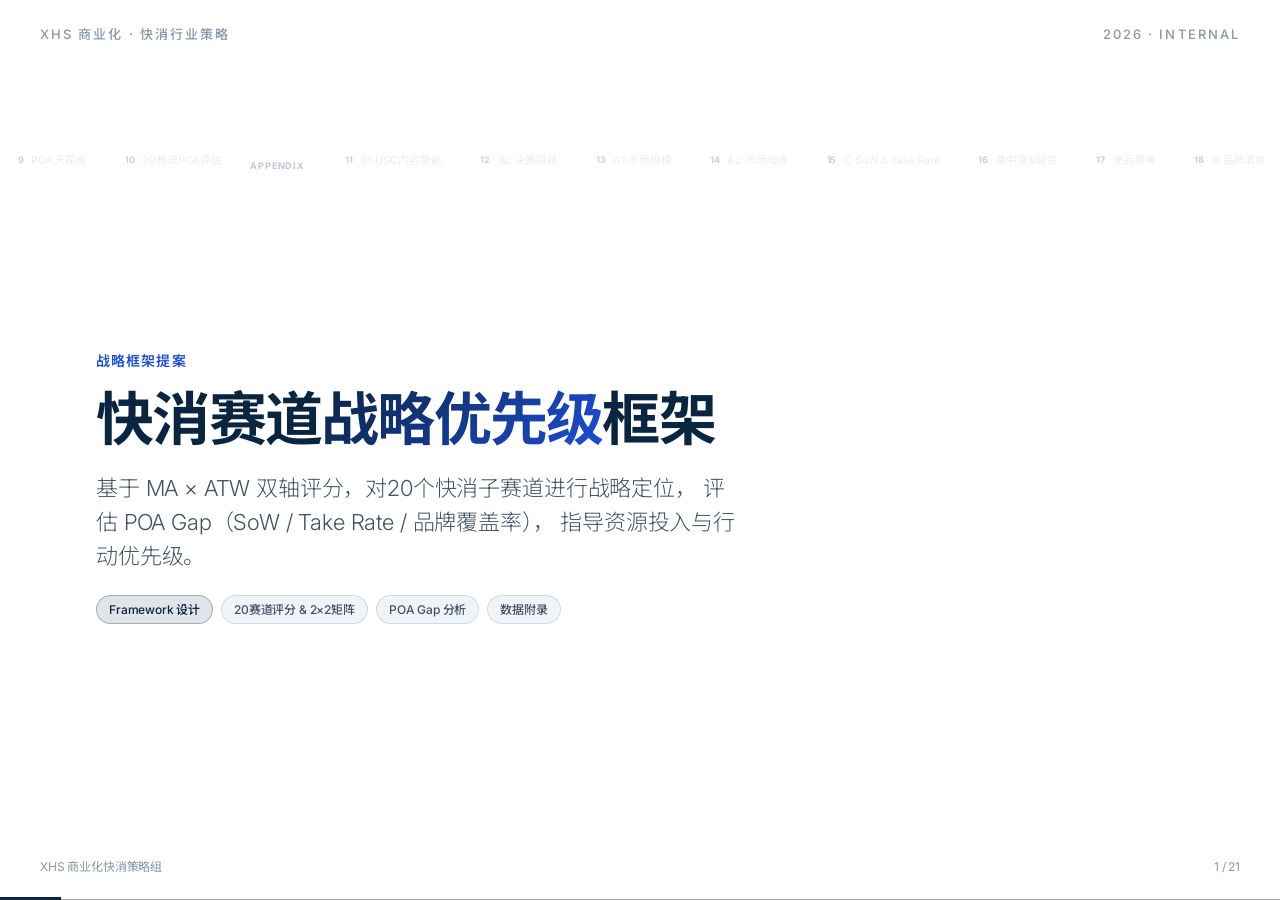
<file: index.html>
<!-- cache-bust: 1778585391 -->
<!DOCTYPE html>
<html lang="zh-CN" data-theme="corporate-clean">
<head>
<meta charset="utf-8">
<title>快消赛道战略优先级框架 — XHS商业化</title>
<link rel="stylesheet" href="./assets/fonts.css">
<link rel="stylesheet" href="./assets/base.css">
<link rel="stylesheet" id="theme-link" href="./assets/themes/corporate-clean.css">
<link rel="stylesheet" href="./assets/animations/animations.css">

<style>
/* ── Bubble chart canvas wrapper ── */
#bubble-wrap { position:relative; width:100%; height:440px; }

/* ── Scoring table ── */
.st { width:100%; border-collapse:collapse; font-size:13.5px; }
.st th,.st td { padding:10px 14px; text-align:left; border-bottom:1px solid var(--border); }
.st th { font-size:11px; text-transform:uppercase; letter-spacing:.08em;
         color:var(--text-3); font-weight:600; }
.st tr:hover td { background:var(--surface-2); }
.st td.num { font-variant-numeric:tabular-nums; text-align:center; }
.st td.sect { font-weight:700; color:var(--accent); }
.badge { display:inline-block; padding:2px 10px; border-radius:99px;
         font-size:11px; font-weight:700; }
.badge-a { background:#22c55e22; color:#16a34a; }
.badge-b { background:#f59e0b22; color:#d97706; }
.badge-c { background:#6366f122; color:#4f46e5; }
.badge-d { background:#e2e8f0;   color:#64748b; }

/* ── Quadrant labels on 2×2 ── */
.q-label { position:absolute; font-size:11px; font-weight:700;
           letter-spacing:.05em; text-transform:uppercase;
           padding:4px 10px; border-radius:6px; opacity:.82; }

/* ── Axis label ── */
.axis-lbl { position:absolute; font-size:12px; color:var(--text-3);
            font-weight:600; letter-spacing:.06em; text-transform:uppercase; }

/* ── Dimension card ── */
.dim-row { display:grid; grid-template-columns:1fr 1fr; gap:20px; }
.dim-card { background:var(--surface-2); border:1px solid var(--border);
            border-radius:12px; padding:20px 22px; }
.dim-card h4 { margin:0 0 10px; font-size:14px; font-weight:700;
               color:var(--accent); text-transform:uppercase; letter-spacing:.06em; }
.dim-card ul { margin:0; padding-left:18px; font-size:13.5px;
               color:var(--text-2); line-height:1.8; }

/* ── Appendix ref box ── */
.ref-grid { display:grid; grid-template-columns:1fr 1fr 1fr; gap:16px; margin-top:20px; }
.ref-card { background:var(--surface-2); border:1px solid var(--border);
            border-radius:10px; padding:18px 20px; }
.ref-card h5 { margin:0 0 8px; font-size:12px; font-weight:700;
               text-transform:uppercase; color:var(--accent); }
.ref-card p { margin:0; font-size:13px; color:var(--text-2); line-height:1.7; }

/* ── POD comparison ── */
.pod-grid { display:grid; grid-template-columns:repeat(4,1fr); gap:14px; }
.pod-card { background:var(--surface-2); border:1px solid var(--border);
            border-radius:10px; padding:16px 18px; }
.pod-card .label { font-size:11px; text-transform:uppercase; letter-spacing:.07em;
                   color:var(--text-3); margin-bottom:6px; }
.pod-card .val { font-size:22px; font-weight:800; color:var(--text-1); }
.pod-card .gap { font-size:12px; color:#f59e0b; font-weight:600; margin-top:4px; }

/* ── tag pill row ── */
.pill-row { display:flex; flex-wrap:wrap; gap:8px; margin-top:10px; }

/* ── Appendix 跳转按钮 ── */
.app-btn {
  display: inline-flex;
  align-items: center;
  gap: 4px;
  padding: 3px 10px;
  border-radius: 5px;
  font-size: 10px;
  font-weight: 600;
  border: 1px solid currentColor;
  cursor: pointer;
  background: transparent;
  text-decoration: none;
  transition: background .15s, color .15s;
  white-space: nowrap;
}
.app-btn:hover { opacity: .75; }
.app-btn-blue  { color: #0ea5e9; border-color: #0ea5e9; }
.app-btn-purple{ color: #8b5cf6; border-color: #8b5cf6; }
.app-btn-indigo{ color: #6366f1; border-color: #6366f1; }
.app-btn-slate { color: #64748b; border-color: #94a3b8; }
.app-btns { display:flex; gap:6px; flex-wrap:wrap; align-items:center; }

/* ── Slide Nav Sidebar ── */
#slide-nav {
  position: fixed;
  right: 0;
  top: 50%;
  transform: translateY(-50%);
  z-index: 9999;
  display: flex;
  align-items: flex-start;
  gap: 0;
  transition: transform 0.3s ease;
}
#slide-nav-toggle {
  writing-mode: vertical-rl;
  background: rgba(30,41,59,0.85);
  color: #f1f5f9;
  border: none;
  padding: 12px 6px;
  font-size: 11px;
  font-weight: 600;
  letter-spacing: .05em;
  cursor: pointer;
  border-radius: 8px 0 0 8px;
  backdrop-filter: blur(8px);
  transition: background 0.2s;
  user-select: none;
  min-height: 60px;
  display: flex;
  align-items: center;
  justify-content: center;
  gap: 6px;
}
#slide-nav-toggle:hover { background: rgba(30,41,59,0.95); }
#slide-nav-toggle .toggle-arrow {
  font-size: 9px;
  transition: transform 0.3s;
}
#slide-nav.collapsed #slide-nav-toggle .toggle-arrow { transform: rotate(180deg); }
#slide-nav-panel {
  background: rgba(15,23,42,0.92);
  backdrop-filter: blur(12px);
  border-radius: 0 0 0 10px;
  padding: 10px 0;
  min-width: 220px;
  max-height: 80vh;
  overflow-y: auto;
  overflow-x: hidden;
  scrollbar-width: thin;
  scrollbar-color: rgba(255,255,255,0.2) transparent;
  box-shadow: -4px 0 20px rgba(0,0,0,0.3);
  transition: width 0.3s ease, opacity 0.3s ease;
}
#slide-nav.collapsed #slide-nav-panel {
  width: 0;
  opacity: 0;
  pointer-events: none;
  min-width: 0;
  padding: 0;
}
#slide-nav-panel::-webkit-scrollbar { width: 3px; }
#slide-nav-panel::-webkit-scrollbar-thumb { background: rgba(255,255,255,0.2); border-radius: 3px; }

.snav-section-label {
  font-size: 9px;
  font-weight: 700;
  letter-spacing: .1em;
  color: rgba(148,163,184,0.6);
  text-transform: uppercase;
  padding: 8px 14px 3px;
  margin-top: 4px;
}
.snav-item {
  display: flex;
  align-items: center;
  gap: 8px;
  padding: 6px 14px;
  cursor: pointer;
  transition: background 0.15s;
  border-left: 2px solid transparent;
  text-decoration: none;
}
.snav-item:hover { background: rgba(255,255,255,0.07); }
.snav-item.active {
  background: rgba(99,102,241,0.2);
  border-left-color: #6366f1;
}
.snav-num {
  font-size: 9px;
  font-weight: 700;
  color: rgba(148,163,184,0.5);
  min-width: 18px;
  text-align: right;
}
.snav-item.active .snav-num { color: #818cf8; }
.snav-title {
  font-size: 11px;
  color: rgba(226,232,240,0.75);
  line-height: 1.3;
  white-space: nowrap;
  overflow: hidden;
  text-overflow: ellipsis;
  max-width: 170px;
}
.snav-item.active .snav-title { color: #e2e8f0; font-weight: 600; }

</style>
</head>
<body>
<div class="deck"
     data-themes="corporate-clean,minimal-white,pitch-deck-vc,swiss-grid"
     data-theme-base="./assets/themes/">

<!-- ══════════════════════════════════════════
     SLIDE 1 · COVER
══════════════════════════════════════════ -->
<section class="slide is-active" data-title="封面">
  <div class="deck-header">
    <span class="eyebrow">XHS 商业化 · 快消行业策略</span>
    <span class="eyebrow">2026 · Internal</span>
  </div>
  <div class="anim-stagger-list" style="max-width:760px;margin-top:60px;">
    <p class="kicker">战略框架提案</p>
    <h1 class="h1 anim-fade-up" style="font-size:clamp(36px,5vw,58px);line-height:1.15;">
      快消赛道<span class="gradient-text">战略优先级</span>框架
    </h1>
    <p class="lede" style="max-width:640px;margin-top:16px;">
      基于 MA × ATW 双轴评分，对20个快消子赛道进行战略定位，
      评估 POA Gap（SoW / Take Rate / 品牌覆盖率），
      指导资源投入与行动优先级。
    </p>
    <div class="pill-row" style="margin-top:20px;">
      <span class="pill pill-accent">Framework 设计</span>
      <span class="pill">20赛道评分 &amp; 2×2矩阵</span>
      <span class="pill">POA Gap 分析</span>
      <span class="pill">数据附录</span>
    </div>
  </div>
  <div class="deck-footer">
    <span class="dim2">XHS 商业化快消策略组</span>
    <span class="slide-number" data-current="1" data-total="11"></span>
  </div>
  <div class="notes">封面页。向老板介绍今天要讲的是一套用于快消20个子赛道的战略优先级框架，核心回答三个问题：哪些赛道值得打、我们有没有能力赢、现在的差距有多大。</div>
</section>

<!-- ══════════════════════════════════════════
     SLIDE 2 · 目录
══════════════════════════════════════════ --><section class="slide" data-title="目录">
  <div class="deck-header">
    <span class="eyebrow">Today's Agenda</span>
    <span class="eyebrow">快消战略优先级框架</span>
  </div>
  <p class="kicker">AGENDA</p>
  <h2 class="h2">今日议程</h2>
  <div style="display:grid;grid-template-columns:1fr 1fr;gap:20px;margin-top:28px;">
    <div style="border:1.5px solid #e2e8f0;border-radius:10px;padding:24px 28px;">
      <div style="font-size:32px;font-weight:800;color:#94a3b8;margin-bottom:10px;">01</div>
      <div style="font-weight:700;font-size:18px;color:#1e293b;margin-bottom:6px;">Framework 设计</div>
      <div style="color:#64748b;font-size:13px;">MA × ATW 双轴 · 9个评分维度 · 政策门控</div>
    </div>
    <div style="border:1.5px solid #e2e8f0;border-radius:10px;padding:24px 28px;">
      <div style="font-size:32px;font-weight:800;color:#94a3b8;margin-bottom:10px;">02</div>
      <div style="font-weight:700;font-size:18px;color:#1e293b;margin-bottom:6px;">20赛道评分 &amp; 2×2 矩阵</div>
      <div style="color:#64748b;font-size:13px;">真实数据评分 · Bubble Chart 可视化 · 象限行动建议</div>
    </div>
    <div style="border:1.5px solid #e2e8f0;border-radius:10px;padding:24px 28px;">
      <div style="font-size:32px;font-weight:800;color:#94a3b8;margin-bottom:10px;">03</div>
      <div style="font-weight:700;font-size:18px;color:#1e293b;margin-bottom:6px;">POA Gap 分析</div>
      <div style="color:#64748b;font-size:13px;">SoW 天花板（3.10%）· Take Rate（0.796%）· 品牌覆盖率</div>
    </div>
    <div style="border:1.5px solid #e2e8f0;border-radius:10px;padding:24px 28px;">
      <div style="font-size:32px;font-weight:800;color:#94a3b8;margin-bottom:10px;">04</div>
      <div style="font-weight:700;font-size:18px;color:#1e293b;margin-bottom:6px;">数据附录</div>
      <div style="color:#64748b;font-size:13px;">UGC内容势能 · 决策链路 · 市场规模 · SoW &amp; Take Rate</div>
    </div>
  </div>
  <div class="deck-footer">
    <span class="dim2">XHS 商业化快消策略组</span>
    <span class="slide-number"></span>
  </div>
</section>

<section class="slide" data-title="Framework 设计">
  <div class="deck-header">
    <span class="eyebrow">02 · Framework 设计</span>
    <span class="eyebrow">快消战略优先级框架</span>
  </div>
  <p class="kicker">FRAMEWORK ARCHITECTURE</p>
  <h2 class="h2">三层递进式战略分析框架</h2>

  <div style="display:grid;grid-template-columns:1fr 1fr 1fr;gap:18px;margin-top:24px;">

    <!-- L1 -->
    <div style="border:1.5px solid #bfdbfe;border-radius:10px;padding:22px 20px;background:#eff6ff;">
      <div style="font-size:11px;font-weight:700;color:#3b82f6;letter-spacing:.08em;margin-bottom:10px;">L1 · 战略定位矩阵</div>
      <div style="margin-bottom:10px;">
        <div style="font-weight:700;color:#1e293b;font-size:13px;">横轴：Market Attractiveness</div>
        <div style="color:#64748b;font-size:12px;margin-top:3px;">营销预算规模 · 市场增速 · 头部集中度 · 新兴品牌活跃度<br><span style="color:#ef4444;font-size:11px;">⛔ 政策风险：门控变量（Gate）</span></div>
      </div>
      <div style="margin-bottom:10px;">
        <div style="font-weight:700;color:#1e293b;font-size:13px;">纵轴：Ability to Win</div>
        <div style="color:#64748b;font-size:12px;margin-top:3px;">内容势能存量 · 内容势能增速 · 决策链路重要性 · 解决方案成熟度</div>
      </div>
      <div style="border-top:1px solid #bfdbfe;padding-top:10px;margin-top:6px;">
        <div style="font-weight:700;color:#1e293b;font-size:12px;">Bubble：现有业务收入体量</div>
        <div style="color:#64748b;font-size:11px;margin-top:2px;">XHS快消赛道2025广告收入估算</div>
      </div>
    </div>

    <!-- L2 -->
    <div style="border:1.5px solid #c7d2fe;border-radius:10px;padding:22px 20px;background:#eef2ff;">
      <div style="font-size:11px;font-weight:700;color:#6366f1;letter-spacing:.08em;margin-bottom:10px;">L2 · POA Gap 分析</div>
      <div style="margin-bottom:10px;">
        <div style="font-weight:700;color:#1e293b;font-size:13px;">SoW 天花板</div>
        <div style="color:#64748b;font-size:12px;margin-top:3px;">全赛道最高 SoW = 母婴用品 <strong>3.10%</strong><br>Gap = 3.10% − 当前 SoW</div>
      </div>
      <div style="margin-bottom:10px;">
        <div style="font-weight:700;color:#1e293b;font-size:13px;">Take Rate 天花板</div>
        <div style="color:#64748b;font-size:12px;margin-top:3px;">全赛道最高 = 母婴食品 <strong>0.796%</strong><br>Gap = 0.796% − 当前 Take Rate</div>
      </div>
      <div style="border-top:1px solid #c7d2fe;padding-top:10px;margin-top:6px;">
        <div style="font-weight:700;color:#1e293b;font-size:12px;">品牌覆盖率</div>
        <div style="color:#64748b;font-size:11px;margin-top:2px;">底池（GMV>1亿品牌） · XHS已投/未投 · 渗透潜力</div>
      </div>
    </div>

    <!-- L3 -->
    <div style="border:1.5px solid #bbf7d0;border-radius:10px;padding:22px 20px;background:#f0fdf4;">
      <div style="font-size:11px;font-weight:700;color:#16a34a;letter-spacing:.08em;margin-bottom:10px;">L3 · 行动优先级</div>
      <div style="display:flex;flex-direction:column;gap:8px;">
        <div style="display:flex;align-items:flex-start;gap:8px;">
          <span style="background:#16a34a;color:#fff;border-radius:4px;padding:2px 7px;font-size:10px;font-weight:700;white-space:nowrap;">Double Down</span>
          <span style="color:#64748b;font-size:12px;">重兵投入，建壁垒</span>
        </div>
        <div style="display:flex;align-items:flex-start;gap:8px;">
          <span style="background:#d97706;color:#fff;border-radius:4px;padding:2px 7px;font-size:10px;font-weight:700;white-space:nowrap;">Invest to Win</span>
          <span style="color:#64748b;font-size:12px;">补能力短板，孵化</span>
        </div>
        <div style="display:flex;align-items:flex-start;gap:8px;">
          <span style="background:#64748b;color:#fff;border-radius:4px;padding:2px 7px;font-size:10px;font-weight:700;white-space:nowrap;">Deprioritize</span>
          <span style="color:#64748b;font-size:12px;">按需服务，不主投</span>
        </div>
      </div>
      <div style="border-top:1px solid #bbf7d0;padding-top:10px;margin-top:12px;">
        <div style="color:#64748b;font-size:11px;">输出：各象限差异化的资源配置 + 打法建议</div>
      </div>
    </div>

  </div>

  <div class="deck-footer">
    <span class="dim2">XHS 商业化快消策略组</span>
    <span class="slide-number"></span>
  </div>
</section>

<section class="slide" data-title="MA评分维度">
  <div class="deck-header">
    <span class="eyebrow">02 · Framework 设计</span>
    <span class="eyebrow">快消战略优先级框架</span>
  </div>
  <p class="kicker">Scoring Dimensions · 外部视角</p>
  <h2 class="h2">📈 Market Attractiveness — 4个评分维度</h2>

  <div style="display:grid;grid-template-columns:repeat(5,1fr);gap:10px;margin-top:18px;">

    <!-- D1 营销预算规模 -->
    <div style="background:var(--surface-2);border-radius:10px;padding:14px 12px;border-top:3px solid var(--accent);display:flex;flex-direction:column;gap:8px;">
      <div style="font-weight:700;font-size:13px;color:var(--text-1);">营销预算规模</div>
      <div style="display:inline-block;background:var(--accent);color:#fff;font-size:10px;font-weight:700;padding:2px 8px;border-radius:20px;align-self:start;">权重 35%</div>
      <div style="background:#f0f4ff;border-radius:6px;padding:7px 9px;font-size:10px;color:#3730a3;line-height:1.7;">
        <div style="font-weight:700;margin-bottom:3px;">📊 实际指标</div>
        行业市场规模（亿）× 头部上市公司销售费用率均值<br>
        <span style="color:#6b7280;">= 赛道营销预算估算值</span>
      </div>
      <div style="font-size:11px;color:var(--text-2);line-height:1.6;">
        <div style="font-weight:600;color:var(--accent);margin-bottom:2px;">Implication</div>
        预算盘子越大，平台可分食的收入天花板越高
      </div>
      <div style="font-size:11px;color:var(--text-3);line-height:1.5;margin-top:auto;">
        <div style="font-weight:600;margin-bottom:2px;">来源</div>
        Euromonitor 市场规模 · 飞鹤/汤臣倍健/农夫山泉等2024年报销售费用率
      </div>
    </div>

    <!-- D2 市场增速 -->
    <div style="background:var(--surface-2);border-radius:10px;padding:14px 12px;border-top:3px solid var(--accent);display:flex;flex-direction:column;gap:8px;">
      <div style="font-weight:700;font-size:13px;color:var(--text-1);">市场增速</div>
      <div style="display:inline-block;background:var(--accent);color:#fff;font-size:10px;font-weight:700;padding:2px 8px;border-radius:20px;align-self:start;">权重 35%</div>
      <div style="background:#f0f4ff;border-radius:6px;padding:7px 9px;font-size:10px;color:#3730a3;line-height:1.7;">
        <div style="font-weight:700;margin-bottom:3px;">📊 实际指标</div>
        2024→2025 行业营销预算 YoY 增速（%）<br>
        <span style="color:#6b7280;">行业年报趋势 + 机构增速预测</span>
      </div>
      <div style="font-size:11px;color:var(--text-2);line-height:1.6;">
        <div style="font-weight:600;color:var(--accent);margin-bottom:2px;">Implication</div>
        高增速赛道客户扩张意愿强，更愿尝试新渠道
      </div>
      <div style="font-size:11px;color:var(--text-3);line-height:1.5;margin-top:auto;">
        <div style="font-weight:600;margin-bottom:2px;">来源</div>
        Euromonitor · 灼识咨询 · 公司年报趋势推算
      </div>
    </div>

    <!-- D3 头部客户可攻性 -->
    <div style="background:var(--surface-2);border-radius:10px;padding:14px 12px;border-top:3px solid var(--accent);display:flex;flex-direction:column;gap:8px;">
      <div style="font-weight:700;font-size:13px;color:var(--text-1);">头部客户可攻性</div>
      <div style="display:inline-block;background:var(--accent);color:#fff;font-size:10px;font-weight:700;padding:2px 8px;border-radius:20px;align-self:start;">权重 15%</div>
      <div style="background:#f0f4ff;border-radius:6px;padding:7px 9px;font-size:10px;color:#3730a3;line-height:1.7;">
        <div style="font-weight:700;margin-bottom:3px;">📊 实际指标</div>
        CR100 = Top100品牌销售额 / 赛道总GMV<br>
        <span style="color:#6b7280;">5分≥60% · 4分45-60% · 3分30-45%<br>2分15-30% · 1分&lt;15%</span>
      </div>
      <div style="font-size:11px;color:var(--text-2);line-height:1.6;">
        <div style="font-weight:600;color:var(--accent);margin-bottom:2px;">Implication</div>
        CR100高 → 规模客户集中，BD效率高；CR100低 → 长尾碎片，服务成本高
      </div>
      <div style="font-size:11px;color:var(--text-3);line-height:1.5;margin-top:auto;">
        <div style="font-weight:600;margin-bottom:2px;">来源</div>
        魔镜市场情报 · 尼尔森零研云 · 天猫/京东类目榜
      </div>
    </div>

    <!-- D4 新兴品牌活跃度 -->
    <div style="background:var(--surface-2);border-radius:10px;padding:14px 12px;border-top:3px solid var(--accent);display:flex;flex-direction:column;gap:8px;">
      <div style="font-weight:700;font-size:13px;color:var(--text-1);">新兴品牌活跃度</div>
      <div style="display:inline-block;background:var(--accent);color:#fff;font-size:10px;font-weight:700;padding:2px 8px;border-radius:20px;align-self:start;">权重 15%</div>
      <div style="background:#f0f4ff;border-radius:6px;padding:7px 9px;font-size:10px;color:#3730a3;line-height:1.7;">
        <div style="font-weight:700;margin-bottom:3px;">📊 实际指标</div>
        近2年 VC/PE 融资频次 × 融资金额<br>
        <span style="color:#6b7280;">🔥高热 · 🌡️中热 · ❄️冷静</span>
      </div>
      <div style="font-size:11px;color:var(--text-2);line-height:1.6;">
        <div style="font-weight:600;color:var(--accent);margin-bottom:2px;">Implication</div>
        新品牌天然依赖种草，是增量客户主要来源；融资热 → 预算充足、投放意愿强
      </div>
      <div style="font-size:11px;color:var(--text-3);line-height:1.5;margin-top:auto;">
        <div style="font-weight:600;margin-bottom:2px;">来源</div>
        IT桔子 · 36氪 · FBIF · 钛媒体沥金
      </div>
    </div>

    <!-- D5 政策风险（门控） -->
    <div style="background:#fff7ed;border-radius:10px;padding:14px 12px;border-top:3px solid #f97316;display:flex;flex-direction:column;gap:8px;">
      <div style="font-weight:700;font-size:13px;color:#9a3412;">政策风险</div>
      <div style="display:inline-block;background:#f97316;color:#fff;font-size:10px;font-weight:700;padding:2px 8px;border-radius:20px;align-self:start;">⛔ 门控变量</div>
      <div style="background:#fff3e0;border-radius:6px;padding:7px 9px;font-size:10px;color:#9a3412;line-height:1.7;">
        <div style="font-weight:700;margin-bottom:3px;">📊 实际指标</div>
        广告法合规等级评估<br>
        <span style="color:#6b7280;">⛔高风险：药品/特医/OTC/医疗器械<br>⚠️中风险：保健食品/宠物药品</span>
      </div>
      <div style="font-size:11px;color:#9a3412;line-height:1.6;">
        <div style="font-weight:600;margin-bottom:2px;">Implication</div>
        不参与加权打分；高政策风险直接降档至"观望"
      </div>
      <div style="font-size:11px;color:var(--text-3);line-height:1.5;margin-top:auto;">
        <div style="font-weight:600;margin-bottom:2px;">来源</div>
        广告法合规清单 · 国家药监局政策 · 法务团队评估
      </div>
    </div>

  </div>

  
  <div class="app-btns" style="margin-bottom:4px;"><button class="app-btn app-btn-blue" onclick="goToAppendix('A1：市场规模')">↗ Appendix A1 市场规模</button><button class="app-btn app-btn-blue" onclick="goToAppendix('A2：市场增速')">↗ Appendix A2 增速</button><button class="app-btn app-btn-slate" onclick="goToAppendix('集中度&融资')">↗ Appendix 集中度&融资</button></div>
  <div class="deck-footer">
    <span class="dim2">XHS 商业化快消策略组</span>
    <span class="slide-number" data-current="5" data-total="13"></span>
  </div>
</section>

<!-- ══════════════════════════════════════════
     SLIDE 5B · Ability to Win 5维度详解
══════════════════════════════════════════ -->
<section class="slide" data-title="ATW评分维度">
  <div class="deck-header">
    <span class="eyebrow">02 · Framework 设计</span>
    <span class="eyebrow">快消战略优先级框架</span>
  </div>
  <p class="kicker">Scoring Dimensions · 内部视角</p>
  <h2 class="h2">🏆 Ability to Win — 4个评分维度</h2>

  <div style="display:grid;grid-template-columns:repeat(4,1fr);gap:10px;margin-top:18px;">

    <!-- A1 内容势能存量 -->
    <div style="background:var(--surface-2);border-radius:10px;padding:14px 12px;border-top:3px solid #6366f1;display:flex;flex-direction:column;gap:8px;">
      <div style="font-weight:700;font-size:13px;color:var(--text-1);">内容势能存量</div>
      <div style="display:inline-block;background:#6366f1;color:#fff;font-size:10px;font-weight:700;padding:2px 8px;border-radius:20px;align-self:start;">权重 20%</div>
      <div style="background:#f5f3ff;border-radius:6px;padding:7px 9px;font-size:10px;color:#4338ca;line-height:1.7;">
        <div style="font-weight:700;margin-bottom:3px;">📊 实际指标</div>
        笔记曝光量（亿）<br>
        新发笔记量（万篇）<br>
        创作者数（万人）<br>
        <span style="color:#6b7280;">5≥200亿曝光 · 4=50-199亿<br>3=20-49亿 · 2=5-19亿 · 1&lt;5亿</span>
      </div>
      <div style="font-size:11px;color:var(--text-2);line-height:1.6;">
        <div style="font-weight:600;color:#6366f1;margin-bottom:2px;">Implication</div>
        存量越厚，内容生态越丰富，广告的种草环境越好
      </div>
      <div style="font-size:11px;color:var(--text-3);line-height:1.5;margin-top:auto;">
        <div style="font-weight:600;margin-bottom:2px;">来源</div>
        XHS RedBI 2025全年 · 12赛道已接入真实数据
      </div>
    </div>

    <!-- A2 内容势能增速 -->
    <div style="background:var(--surface-2);border-radius:10px;padding:14px 12px;border-top:3px solid #6366f1;display:flex;flex-direction:column;gap:8px;">
      <div style="font-weight:700;font-size:13px;color:var(--text-1);">内容势能增速</div>
      <div style="display:inline-block;background:#6366f1;color:#fff;font-size:10px;font-weight:700;padding:2px 8px;border-radius:20px;align-self:start;">权重 15%</div>
      <div style="background:#f5f3ff;border-radius:6px;padding:7px 9px;font-size:10px;color:#4338ca;line-height:1.7;">
        <div style="font-weight:700;margin-bottom:3px;">📊 实际指标</div>
        笔记曝光量 YoY（%）<br>
        <span style="color:#6b7280;">5≥+50% · 4=+20-49%<br>3=+8-19% · 2=+1-7% · 1=负增长</span>
      </div>
      <div style="font-size:11px;color:var(--text-2);line-height:1.6;">
        <div style="font-weight:600;color:#6366f1;margin-bottom:2px;">Implication</div>
        存量高+增速高 = 核心赛道；存量低+增速高 = 新兴机会
      </div>
      <div style="font-size:11px;color:var(--text-3);line-height:1.5;margin-top:auto;">
        <div style="font-weight:600;margin-bottom:2px;">来源</div>
        XHS RedBI 2025全年 · 12赛道已接入真实数据
      </div>
    </div>

    <!-- A3 决策链路重要性 -->
    <div style="background:var(--surface-2);border-radius:10px;padding:14px 12px;border-top:3px solid #6366f1;display:flex;flex-direction:column;gap:8px;">
      <div style="font-weight:700;font-size:13px;color:var(--text-1);">决策链路重要性</div>
      <div style="display:inline-block;background:#6366f1;color:#fff;font-size:10px;font-weight:700;padding:2px 8px;border-radius:20px;align-self:start;">权重 25%</div>
      <div style="background:#f5f3ff;border-radius:6px;padding:7px 9px;font-size:10px;color:#4338ca;line-height:1.7;">
        <div style="font-weight:700;margin-bottom:3px;">📊 实际指标</div>
        消费者购前使用小红书种草/决策的概率<br>
        <span style="color:#6b7280;">5=强内容决策品类（母婴/保健）<br>4=较强 · 3=中等 · 2=弱<br>1=合规限制极强（OTC/药品）</span>
      </div>
      <div style="font-size:11px;color:var(--text-2);line-height:1.6;">
        <div style="font-weight:600;color:#6366f1;margin-bottom:2px;">Implication</div>
        链路越重要，品牌主越愿意归因XHS种草，续投意愿越强
      </div>
      <div style="font-size:11px;color:var(--text-3);line-height:1.5;margin-top:auto;">
        <div style="font-weight:600;margin-bottom:2px;">来源</div>
        研究推导（决策成本+口碑依赖+合规限制）· 全20赛道已完成
      </div>
    </div>

    <!-- A4 解决方案成熟度（合并原产品承接+打法成熟） -->
    <div style="background:var(--surface-2);border-radius:10px;padding:14px 12px;border-top:3px solid #6366f1;display:flex;flex-direction:column;gap:8px;opacity:0.85;">
      <div style="font-weight:700;font-size:13px;color:var(--text-1);">解决方案成熟度</div>
      <div style="display:flex;gap:5px;align-items:center;flex-wrap:wrap;">
        <span style="display:inline-block;background:#6366f1;color:#fff;font-size:10px;font-weight:700;padding:2px 8px;border-radius:20px;">权重 40%</span>
        
      </div>
      <div style="background:#f5f3ff;border-radius:6px;padding:7px 9px;font-size:10px;color:#4338ca;line-height:1.8;">
        <div style="font-weight:700;margin-bottom:3px;">📊 实际指标（待填）</div>
        广告产品覆盖完整度（能不能投）<br>
        种草→转化链路完整度（能不能归因）<br>
        可复制打法 SOP 数量（能不能批量复制）<br>
        标杆案例质量与数量（有没有信标）<br>
        BD/运营赛道认知深度（团队能力匹配）
      </div>
      <div style="font-size:11px;color:var(--text-2);line-height:1.6;">
        <div style="font-weight:600;color:#6366f1;margin-bottom:2px;">Implication</div>
        衡量小红书平台与广告主需求的适配度——<br>
        能不能提供满足广告主需求的 solution。<br>
        产品不配套→客户无法花钱；打法不成熟→无法规模化复制
      </div>
      <div style="font-size:11px;color:var(--text-3);line-height:1.5;margin-top:auto;">
        <div style="font-weight:600;margin-bottom:2px;">来源</div>
        内部产品团队 · 案例库 · 策略+销售运营联合评分
      </div>
    </div>

  </div>

  
  <div class="app-btns" style="margin-bottom:4px;"><button class="app-btn app-btn-purple" onclick="goToAppendix('B1：UGC')">↗ Appendix B1 UGC内容势能</button><button class="app-btn app-btn-purple" onclick="goToAppendix('B2：决策链路')">↗ Appendix B2 决策链路</button></div>
  <div class="deck-footer">
    <span class="dim2">XHS 商业化快消策略组</span>
    <span class="slide-number" data-current="6" data-total="13"></span>
  </div>
</section>

<!-- ══════════════════════════════════════════
     SLIDE 6 · 打分表（20赛道）
══════════════════════════════════════════ -->
<!-- ══════════════════════════════════════════
     SLIDE 6A · 空白 2×2 框架 + 四象限含义
══════════════════════════════════════════ -->
<section class="slide" data-title="战略矩阵框架">
  <div class="deck-header">
    <span class="eyebrow">03 · 评分 & 矩阵</span>
    <span class="eyebrow">快消战略优先级框架</span>
  </div>
  <p class="kicker">Framework · 战略矩阵 × 做功方向</p>
  <h2 class="h2">2×2 矩阵定位 + 四象限行动 Playbook</h2>

  <div style="display:grid;grid-template-columns:1fr 1fr;gap:20px;margin-top:20px;align-items:start;">
    <!-- 左：空白框架图 -->
    <div style="position:relative;background:var(--surface-2);border-radius:12px;padding:16px;">
      <div style="display:grid;grid-template-columns:1fr 1fr;grid-template-rows:1fr 1fr;gap:4px;height:300px;">
        <!-- 右上：核心赛道 -->
        <div style="background:#dcfce7;border-radius:8px;border:2px solid #22c55e;display:flex;flex-direction:column;align-items:center;justify-content:center;padding:16px;grid-column:2;grid-row:1;">
          <div style="font-size:22px;margin-bottom:6px;">🔴</div>
          <div style="font-weight:700;color:#15803d;font-size:15px;">Double Down</div>
          <div style="font-size:11px;color:#166534;margin-top:4px;text-align:center;">高市场吸引力 × 强赢单能力</div>
        </div>
        <!-- 左上：效率收割 -->
        <div style="background:#ede9fe;border-radius:8px;border:2px solid #6366f1;display:flex;flex-direction:column;align-items:center;justify-content:center;padding:16px;grid-column:1;grid-row:1;">
          <div style="font-size:22px;margin-bottom:6px;">🟢</div>
          <div style="font-weight:700;color:#4338ca;font-size:15px;">Defend & Harvest</div>
          <div style="font-size:11px;color:#3730a3;margin-top:4px;text-align:center;">低市场吸引力 × 强赢单能力</div>
        </div>
        <!-- 右下：战略培育 -->
        <div style="background:#fef3c7;border-radius:8px;border:2px solid #f59e0b;display:flex;flex-direction:column;align-items:center;justify-content:center;padding:16px;grid-column:2;grid-row:2;">
          <div style="font-size:22px;margin-bottom:6px;">🟡</div>
          <div style="font-weight:700;color:#92400e;font-size:15px;">Invest to Win</div>
          <div style="font-size:11px;color:#78350f;margin-top:4px;text-align:center;">高市场吸引力 × 弱赢单能力</div>
        </div>
        <!-- 左下：观望 -->
        <div style="background:#f8fafc;border-radius:8px;border:2px dashed #cbd5e1;display:flex;flex-direction:column;align-items:center;justify-content:center;padding:16px;grid-column:1;grid-row:2;">
          <div style="font-size:22px;margin-bottom:6px;">⚪</div>
          <div style="font-weight:700;color:#64748b;font-size:15px;">Deprioritize</div>
          <div style="font-size:11px;color:#64748b;margin-top:4px;text-align:center;">低市场吸引力 × 弱赢单能力</div>
        </div>
      </div>
      <!-- 轴标签 -->
      <div style="position:absolute;bottom:-18px;left:50%;transform:translateX(-50%);font-size:11px;color:var(--text-3);white-space:nowrap;">
        Market Attractiveness →
      </div>
      <div style="position:absolute;top:50%;left:-24px;transform:translateY(-50%) rotate(-90deg);font-size:11px;color:var(--text-3);white-space:nowrap;">
        Ability to Win →
      </div>
    </div>

    <!-- 右：四象限做工方向（行动建议合并） -->
    <div style="display:flex;flex-direction:column;gap:10px;">
      <!-- Double Down -->
      <div style="background:#dcfce7;border-left:4px solid #22c55e;border-radius:0 8px 8px 0;padding:10px 14px;">
        <div style="font-weight:700;color:#15803d;font-size:12px;margin-bottom:4px;">🔴 Double Down · 重点攻坚</div>
        <ul style="margin:0;padding-left:16px;font-size:11px;color:#166534;line-height:1.8;">
          <li>集中资源建标杆，巩固头部客户</li>
          <li>产品深度适配，季度Review跟进</li>
        </ul>
      </div>
      <!-- Invest to Win -->
      <div style="background:#fef3c7;border-left:4px solid #f59e0b;border-radius:0 8px 8px 0;padding:10px 14px;">
        <div style="font-weight:700;color:#92400e;font-size:12px;margin-bottom:4px;">🟠 Invest to Win · 潜力孵化</div>
        <ul style="margin:0;padding-left:16px;font-size:11px;color:#92400e;line-height:1.8;">
          <li>补ATW短板，6-12月能力建设</li>
          <li>新消费品牌切入，融资热赛道优先</li>
        </ul>
      </div>
      <!-- Defend & Harvest -->
      <div style="background:#ede9fe;border-left:4px solid #8b5cf6;border-radius:0 8px 8px 0;padding:10px 14px;">
        <div style="font-weight:700;color:#4338ca;font-size:12px;margin-bottom:4px;">🔵 Defend & Harvest · 效率收割</div>
        <ul style="margin:0;padding-left:16px;font-size:11px;color:#4338ca;line-height:1.8;">
          <li>优化现有客户ROI，深耕复购</li>
          <li>复用打法降低服务成本</li>
        </ul>
      </div>
      <!-- Deprioritize -->
      <div style="background:#f8fafc;border-left:4px solid #64748b;border-radius:0 8px 8px 0;padding:10px 14px;">
        <div style="font-weight:700;color:#475569;font-size:12px;margin-bottom:4px;">⚫ Deprioritize · 暂不优先</div>
        <ul style="margin:0;padding-left:16px;font-size:11px;color:#475569;line-height:1.8;">
          <li>政策限制类等窗口，不主动加码</li>
          <li>餐饮/零售承接不顺，观察竞品</li>
          <li>按需服务，保存量客户满意度</li>
        </ul>
      </div>

        
      </div>
    </div>

  
  <div class="app-btns" style="margin-bottom:4px;"><button class="app-btn app-btn-blue" onclick="goToAppendix('2×2战略矩阵')">↗ 2×2 气泡图</button><button class="app-btn app-btn-slate" onclick="goToAppendix('20赛道评分表')">↗ 20赛道打分表</button></div>
  <div class="deck-footer">
    <span class="dim2">每个赛道通过10维打分定位象限</span>
    <span class="slide-number" data-current="6" data-total="12"></span>
  </div>
</section>

<!-- ══════════════════════════════════════════
     SLIDE 6B · 打分表
══════════════════════════════════════════ -->
<section class="slide" data-title="20赛道评分表">
  <div class="deck-header">
    <span class="eyebrow">03 · 评分 & 矩阵</span>
    <span class="eyebrow">快消战略优先级框架</span>
  </div>
  <p class="kicker">Scoring Table · MA已研究 · ATW内容存量/增速已研究（XHS RedBI 2025全年）· 决策链路已研究 · 解法成熟度（合并）</p>
  <h2 class="h2">20个子赛道评分总表</h2>
  
  <div style="display:flex;align-items:center;gap:16px;margin:0 0 4px;font-size:10.5px;color:var(--text-3);flex-wrap:wrap;">
    <span style="font-weight:600;color:var(--text-2);">行说明：</span>
    <span style="display:inline-flex;align-items:center;gap:5px;">
      <span style="width:28px;height:12px;background:#fff;border:1px solid #e5e7eb;border-radius:2px;display:inline-block;"></span>
      <span>白底 = 内容存量/增速已研究（XHS RedBI 2025全年真实数据）</span>
    </span>
    <span style="display:inline-flex;align-items:center;gap:5px;">
      <span style="width:28px;height:12px;background:#fffbeb;border:1px solid #fbbf24;border-radius:2px;display:inline-block;"></span>
      
    </span>
    <span style="margin-left:4px;color:#64748b;"></span>
  </div>
  <div class="card mt-m" style="padding:4px 12px;max-height:460px;overflow-y:auto;">
  <table class="st">
    <thead>
      <tr>
        <th>赛道</th>
        <th title="来源：年报研究推算">预算规模(亿)¹</th>
        <th title="来源：年报研究推算">YoY增速¹</th>
        <th title="CR100（年销售额≥1亿品牌合计市占）· 5=≥60% 4=45-60% 3=30-45% 2=15-30% 1=&lt;15%">头部CR100</th>
        <th>新兴活跃</th>
        <th style="border-right:2px solid var(--accent)"><strong>MA总分</strong></th>
        <th >内容存量¹</th>
        <th >内容增速¹</th>
        <th >决策链路²</th>
        <th title="合并自产品承接+打法成熟；平台与广告主需求适配度，待真实数据" colspan="1">解法成熟度<span style="font-size:9px;color:#64748b;">40%</span></th>
        <th style="border-right:2px solid #6366f1"><strong>ATW总分</strong></th>
        
      </tr>
    </thead>
    <tbody>
<tr><td class="sect" colspan="12" style="color:#15803d;font-size:11px;">🟢 Double Down · 重点攻坚  —  MA 高（≥3.0）· ATW 高（≥3.0）</td></tr>
<tr>
        <td>母婴食品</td>
        <td class="num" title="~700亿（2500亿×28%）"><strong>5</strong></td>
        <td class="num" title="YoY≈0%">2</td>
        <td class="num" title="CR10=85%+，注册制后加速集中，飞鹤/伊利/达能头部固化"><strong>5</strong></td>
        <td class="num" title="融资❄️降温，出生率担忧，VC谨慎">2</td>
        <td class="num" style="border-right:2px solid var(--accent)"><strong>4.7</strong></td>
        <td class="num" title="曝光153.8亿 · 投稿84.3万 · 作者41.2万"><strong>5</strong></td><td class="num"><strong>5</strong></td><td class="num"><strong>5</strong></td><td class="num" title="解法成熟度（真实评估）"><strong>5</strong></td>
        <td class="num" style="border-right:2px solid #6366f1"><strong>5.0</strong></td></tr>
<tr>
        <td>母婴用品</td>
        <td class="num" title="~270亿（1500亿×18%）"><strong>4</strong></td>
        <td class="num" title="YoY≈+7%，国补拉动"><strong>4</strong></td>
        <td class="num" title="纸尿裤CR5=60%（帮宝适/花王/好奇），护肤CR5=35%，综合取4分"><strong>4</strong></td>
        <td class="num" title="融资❄️谨慎，出生率压制，新品牌少">2</td>
        <td class="num" style="border-right:2px solid var(--accent)"><strong>4.35</strong></td>
        <td class="num" title="曝光91.3亿 · 投稿68.5万 · 作者41.5万"><strong>4</strong></td><td class="num"><strong>5</strong></td><td class="num"><strong>5</strong></td><td class="num" title="解法成熟度（真实评估）"><strong>5</strong></td>
        <td class="num" style="border-right:2px solid #6366f1"><strong>4.8</strong></td></tr>
<tr>
        <td>保健食品</td>
        <td class="num" title="~1,536亿（4800亿×32%），费率最高"><strong>5</strong></td>
        <td class="num" title="YoY≈+6%"><strong>3</strong></td>
        <td class="num" title="CR5=25-30%（汤臣倍健/健合/安利），中度集中">3</td>
        <td class="num" title="VC谨慎🌡️，私域直播品牌活跃但融资冷">3</td>
        <td class="num" style="border-right:2px solid var(--accent)"><strong>4.0</strong></td>
        <td class="num" title="曝光36.6亿 · 投稿25.8万 · 作者9.1万"><strong>3</strong></td><td class="num"><strong>4</strong></td><td class="num"><strong>5</strong></td><td class="num" title="解法成熟度（真实评估）"><strong>5</strong></td>
        <td class="num" style="border-right:2px solid #6366f1"><strong>4.45</strong></td></tr>
<tr>
        <td>宠物食品</td>
        <td class="num" title="~334亿（1668亿×20%）"><strong>4</strong></td>
        <td class="num" title="YoY≈+9%，国产品牌加速"><strong>4</strong></td>
        <td class="num" title="品牌CR5=20-25%（麦富迪/卫仕/渴望），公司CR5=35-40%，仍处整合早期">2</td>
        <td class="num" title="融资趋冷🌡️，转向医疗/服务，食品方向理性">3</td>
        <td class="num" style="border-right:2px solid var(--accent)"><strong>3.5</strong></td>
        <td class="num" title="曝光28.0亿 · 投稿24.2万 · 作者14.6万"><strong>3</strong></td><td class="num"><strong>5</strong></td><td class="num"><strong>3</strong></td><td class="num" title="解法成熟度（真实评估）"><strong>5</strong></td>
        <td class="num" style="border-right:2px solid #6366f1"><strong>4.1</strong></td></tr>
<tr>
        <td>食品</td>
        <td class="num" title="~2,250亿（15000亿×15%）"><strong>5</strong></td>
        <td class="num" title="YoY≈+2%，平稳">2</td>
        <td class="num" title="休闲零食CR5=15-20%（良品/三只松鼠），极度分散；速冻CR5=45%较高，综合2分">2</td>
        <td class="num" title="融资❄️❄️极寒，2024腰斩至92起，供应链比品牌更受关注">1</td>
        <td class="num" style="border-right:2px solid var(--accent)"><strong>4.5</strong></td>
        <td class="num" title="曝光206.4亿 · 投稿170.8万 · 作者94.8万"><strong>5</strong></td><td class="num"><strong>5</strong></td><td class="num"><strong>3</strong></td><td class="num" title="解法成熟度（真实评估）"><strong>4</strong></td>
        <td class="num" style="border-right:2px solid #6366f1"><strong>4.1</strong></td></tr>
<tr>
        <td>蛋白食饮</td>
        <td class="num" title="~1175亿（4700亿×25%），口径扩大至蛋白粉/棒/饮/代餐"><strong>4</strong></td>
        <td class="num" title="YoY≈+40%，高速教育期"><strong>5</strong></td>
        <td class="num" title="CR5=35%（肌肉科技/康比特/汤臣倍健/Myprotein），集中化初期">3</td>
        <td class="num" title="🔥VC加注，运动营养赛道最热"><strong>5</strong></td>
        <td class="num" style="border-right:2px solid var(--accent)"><strong>4.5</strong></td>
        <td class="num" title="曝光100.1亿 · 投稿81.9万 · 作者45.2万"><strong>4</strong></td><td class="num"><strong>5</strong></td><td class="num"><strong>3</strong></td><td class="num" title="解法成熟度（真实评估）"><strong>4</strong></td>
        <td class="num" style="border-right:2px solid #6366f1"><strong>3.9</strong></td></tr>
<tr><td class="sect" colspan="12" style="color:#92400e;font-size:11px;">🟠 Invest to Win · 潜力孵化  —  MA 高（≥3.0）· ATW 低（<3.0）</td></tr>
<tr>
        <td>文具玩具礼品</td>
        <td class="num" title="~876亿（文具198+玩具礼品678）"><strong>4</strong></td>
        <td class="num" title="YoY≈+15%，潮玩/IP驱动"><strong>5</strong></td>
        <td class="num" title="文具CR5=15%分散；潮玩CR3=55%（泡泡玛特30%），差异大，综合3分">3</td>
        <td class="num" title="🔥IP赛道最热，泡泡玛特持续扩张，多个新潮玩品牌获融资"><strong>5</strong></td>
        <td class="num" style="border-right:2px solid var(--accent)"><strong>3.35</strong></td>
        <td class="num" title="曝光782.2亿 · 投稿731.5万 · 作者301.2万"><strong>5</strong></td><td class="num"><strong>5</strong></td><td class="num"><strong>1</strong></td><td class="num" title="解法成熟度（真实评估）"><strong>2</strong></td>
        <td class="num" style="border-right:2px solid #6366f1"><strong>2.8</strong></td></tr>
<tr style="background:#fef9c3;">
        <td>传统滋补营养品</td>
        <td class="num" title="~560亿（2000亿×28%）"><strong>4</strong></td>
        <td class="num" title="YoY≈+8%，直播放量"><strong>4</strong></td>
        <td class="num" title="CR5=20%（同仁堂/东阿阿胶/太极/九芝堂），较分散">2</td>
        <td class="num" title="直播新品牌活跃🌡️，融资一般">3</td>
        <td class="num" style="border-right:2px solid var(--accent)"><strong>3.15</strong></td>
        <td class="num" title="曝光2.0亿 · 投稿3.0万 · 作者1.4万"><strong>2</strong></td><td class="num"><strong>3</strong></td><td class="num"><strong>2</strong></td><td class="num" title="解法成熟度（真实评估）"><strong>3</strong></td>
        <td class="num" style="border-right:2px solid #6366f1"><strong>2.55</strong></td></tr>
<tr>
        <td>饮料</td>
        <td class="num" title="~1,000亿（5000亿×20%）"><strong>5</strong></td>
        <td class="num" title="YoY≈+8%，无糖/功能类驱动"><strong>4</strong></td>
        <td class="num" title="包装水CR3=65%，能量饮料CR3=85%；但饮料整体品类分散，综合3分">3</td>
        <td class="num" title="新品类热🌡️（无糖茶/电解质水），但整体融资总量冷">3</td>
        <td class="num" style="border-right:2px solid var(--accent)"><strong>3.7</strong></td>
        <td class="num" title="曝光67.9亿 · 投稿57.9万 · 作者37.5万"><strong>2</strong></td><td class="num"><strong>3</strong></td><td class="num"><strong>2</strong></td><td class="num" title="解法成熟度（真实评估）"><strong>2</strong></td>
        <td class="num" style="border-right:2px solid #6366f1"><strong>2.15</strong></td></tr>
<tr>
        <td>酒类</td>
        <td class="num" title="~2,600亿（20000亿×13%），绝对体量最大"><strong>5</strong></td>
        <td class="num" title="YoY≈-2%，调整期主动降费">1</td>
        <td class="num" title="白酒CR5=60%+（茅台22%/五粮液11%），CR10=75%，高度集中"><strong>5</strong></td>
        <td class="num" title="融资❄️极冷，行业调整期无新品牌机会">1</td>
        <td class="num" style="border-right:2px solid var(--accent)"><strong>3.5</strong></td>
        <td class="num" title="曝光37.0亿 · 投稿52.6万 · 作者24.0万"><strong>2</strong></td><td class="num"><strong>1</strong></td><td class="num"><strong>2</strong></td><td class="num" title="解法成熟度（真实评估）"><strong>2</strong></td>
        <td class="num" style="border-right:2px solid #6366f1"><strong>1.85</strong></td></tr>
<tr>
        <td>特医</td>
        <td class="num" title="~43亿（160亿×27%），绝对体量小">2</td>
        <td class="num" title="YoY≈+21%，高景气"><strong>5</strong></td>
        <td class="num" title="CR5=55%（雀巢/雅培/纽迪希亚/华瑞），外资高度主导"><strong>4</strong></td>
        <td class="num" title="外资主导🌡️，国产新品牌少，门槛高">2</td>
        <td class="num" style="border-right:2px solid var(--accent)"><strong>3.85</strong></td>
        <td class="num" title="曝光8.4亿 · 投稿4.3万 · 作者2.7万"><strong>2</strong></td><td class="num"><strong>5</strong></td><td class="num"><strong>4</strong></td><td class="num" title="解法成熟度（真实评估）"><strong>1</strong></td>
        <td class="num" style="border-right:2px solid #6366f1"><strong>2.55</strong></td></tr>
<tr style="background:#f8fafc;">
        <td>宠物用品</td>
        <td class="num" title="~67亿（513亿×13%）">3</td>
        <td class="num" title="YoY≈+7%"><strong>4</strong></td>
        <td class="num" title="CR10<10%，头部单品牌不足1%市占，极度分散">1</td>
        <td class="num" title="融资一般，转向智能用品">2</td>
        <td class="num" style="border-right:2px solid var(--accent)"><strong>3.05</strong></td>
        <td class="num" title="曝光8.2亿 · 投稿9.6万 · 作者4.7万"><strong>2</strong></td><td class="num"><strong>3</strong></td><td class="num"><strong>3</strong></td><td class="num" title="解法成熟度（真实评估）"><strong>3</strong></td>
        <td class="num" style="border-right:2px solid #6366f1"><strong>2.8</strong></td></tr>
<tr><td class="sect" colspan="12" style="color:#4338ca;font-size:11px;">🔵 Defend &amp; Harvest · 效率收割  —  MA 低（&lt;3.0）· ATW 高（≥3.0）</td></tr>
<tr style="background:#f8fafc;">
        <td>餐饮</td>
        <td class="num" title="~2,200亿（55000亿×4%），费率极低但规模超大"><strong>5</strong></td>
        <td class="num" title="YoY≈+5%">3</td>
        <td class="num" title="CR5<5%，连锁化率仅23%，极度分散">1</td>
        <td class="num" title="融资🌡️小幅回暖（102起），地方特色+供应链方向">3</td>
        <td class="num" style="border-right:2px solid var(--accent)"><strong>2.7</strong></td>
        <td class="num" title="曝光773.1亿 · 投稿657.3万 · 作者417.5万"><strong>5</strong></td><td class="num"><strong>1</strong></td><td class="num"><strong>3</strong></td><td class="num" title="解法成熟度（真实评估）"><strong>3</strong></td>
        <td class="num" style="border-right:2px solid #6366f1"><strong>3.1</strong></td></tr>
<tr style="background:#f8fafc;">
        <td>医疗用品</td>
        <td class="num" title="~96亿（800亿×12%）">3</td>
        <td class="num" title="YoY≈+9%，但政策受限">3</td>
        <td class="num" title="CR5=35%（鱼跃/迈瑞/欧姆龙），中度集中">3</td>
        <td class="num" title="融资❄️，医疗器械VC整体谨慎">2</td>
        <td class="num" style="border-right:2px solid var(--accent)"><strong>2.85</strong></td>
        <td class="num" title="曝光47.7亿 · 投稿35.1万 · 作者16.5万"><strong>4</strong></td><td class="num"><strong>1</strong></td><td class="num"><strong>4</strong></td><td class="num" title="解法成熟度（真实评估）"><strong>3</strong></td>
        <td class="num" style="border-right:2px solid #6366f1"><strong>3.15</strong></td></tr>
<tr><td class="sect" colspan="12" style="color:#64748b;font-size:11px;">⚪ Deprioritize · 暂不优先  —  MA 低（<3.0）· ATW 低（<3.0）</td></tr>
<tr style="background:#f8fafc;">
        <td>OTC</td>
        <td class="num" title="~368亿（1839亿×20%）"><strong>4</strong></td>
        <td class="num" title="YoY≈-1%，行业承压">1</td>
        <td class="num" title="CR5=30-35%（云南白药/片仔癀/哈药/仁和/葵花），中度集中">3</td>
        <td class="num" title="融资❄️，品牌型OTC新品牌少">2</td>
        <td class="num" style="border-right:2px solid var(--accent)"><strong>2.15</strong></td>
        <td class="num" title="曝光18.5亿 · 投稿11.2万 · 作者6.7万"><strong>3</strong></td><td class="num"><strong>1</strong></td><td class="num"><strong>3</strong></td><td class="num" title="解法成熟度（真实评估）"><strong>2</strong></td>
        <td class="num" style="border-right:2px solid #6366f1"><strong>2.3</strong></td></tr>
<tr style="background:#f8fafc;">
        <td>宠物药品&健康品</td>
        <td class="num" title="~27亿（209亿×13%）">2</td>
        <td class="num" title="YoY≈+11%"><strong>4</strong></td>
        <td class="num" title="CR5=25%（瑞鹏/新瑞鹏/芭比堂/艾贝斯），连锁医院集中度提升">2</td>
        <td class="num" title="融资转向医疗🌡️（艾益动物/腾创生物），但总量不大">3</td>
        <td class="num" style="border-right:2px solid var(--accent)"><strong>2.35</strong></td>
        <td class="num" title="曝光2.9亿 · 投稿2.2万 · 作者1.1万"><strong>2</strong></td><td class="num"><strong>2</strong></td><td class="num"><strong>3</strong></td><td class="num" title="解法成熟度（真实评估）"><strong>3</strong></td>
        <td class="num" style="border-right:2px solid #6366f1"><strong>2.65</strong></td></tr>
<tr style="background:#fef9c3;">
        <td>宠物生活</td>
        <td class="num" title="~75亿（940亿×8%，服务型）">3</td>
        <td class="num" title="YoY≈+9%"><strong>4</strong></td>
        <td class="num" title="CR5<15%，服务类本地化，全国连锁占比低，极分散">1</td>
        <td class="num" title="融资一般，本地服务难规模化">2</td>
        <td class="num" style="border-right:2px solid var(--accent)"><strong>2.35</strong></td>
        <td class="num" title="Demo估算，待真实数据替换"><strong>2</strong></td><td class="num"><strong>3</strong></td><td class="num"><strong>3</strong></td><td class="num" title="解法成熟度（真实评估）"><strong>1</strong></td>
        <td class="num" style="border-right:2px solid #6366f1"><strong>2.0</strong></td></tr>
<tr style="background:#f8fafc;">
        <td>零售</td>
        <td class="num" title="品牌广告口径偏低，估算差异大">2</td>
        <td class="num" title="YoY≈+2%">2</td>
        <td class="num" title="实体CR5<5%，极度分散；电商CR3=75%但为渠道非品牌">1</td>
        <td class="num" title="融资❄️，渠道商非品牌方，新品牌投资不在零售赛道">1</td>
        <td class="num" style="border-right:2px solid var(--accent)"><strong>2.35</strong></td>
        <td class="num" title="Demo估算，待真实数据替换"><strong>1</strong></td><td class="num"><strong>1</strong></td><td class="num"><strong>2</strong></td><td class="num" title="解法成熟度（真实评估）"><strong>2</strong></td>
        <td class="num" style="border-right:2px solid #6366f1"><strong>1.65</strong></td></tr>
<tr style="background:#f8fafc;">
        <td>药房</td>
        <td class="num" title="~407亿（4527亿×9%）"><strong>4</strong></td>
        <td class="num" title="YoY≈+2%，增速放缓">2</td>
        <td class="num" title="CR5=12-15%（益丰/大参林/老百姓），CR10=25-28%，整合中但仍低">1</td>
        <td class="num" title="融资❄️，并购整合≠VC融资，新品牌极少">2</td>
        <td class="num" style="border-right:2px solid var(--accent)"><strong>1.15</strong></td>
        <td class="num" title="曝光34.6亿 · 投稿27.4万 · 作者17.0万"><strong>2</strong></td><td class="num"><strong>2</strong></td><td class="num"><strong>1</strong></td><td class="num" title="解法成熟度（真实评估）"><strong>1</strong></td>
        <td class="num" style="border-right:2px solid #6366f1"><strong>1.35</strong></td></tr>
<tr style="background:#fef9c3;">
        <td>药品</td>
        <td class="num" title="~350亿（2688亿×13%）">3</td>
        <td class="num" title="YoY≈+10%，处方外流，但广告受限"><strong>4</strong></td>
        <td class="num" title="CR5=15%，处方外流推动但仍分散">2</td>
        <td class="num" title="融资❄️极冷，处方药强监管无新品牌空间">1</td>
        <td class="num" style="border-right:2px solid var(--accent)"><strong>1.0</strong></td>
        <td class="num" title="曝光16.5亿 · 投稿8.2万 · 作者5.3万"><strong>2</strong></td><td class="num"><strong>2</strong></td><td class="num"><strong>1</strong></td><td class="num" title="解法成熟度（真实评估）"><strong>1</strong></td>
        <td class="num" style="border-right:2px solid #6366f1"><strong>1.35</strong></td></tr>
</tbody>
  </table>
  </div>
  <div style="font-size:10px;color:var(--text-3);margin-top:6px;">¹ ATW内容存量/增速来源：XHS RedBI UGC数据（2025全年，曝光存量/YoY） &nbsp;|&nbsp; ² 决策链路：研究推导（高决策成本/口碑依赖程度）&nbsp;|&nbsp; 绿框=已研究数据，黄底=Demo估算</div>
  
  <div class="app-btns" style="margin-bottom:4px;"><button class="app-btn app-btn-purple" onclick="goToAppendix('B1：UGC')">↗ Appendix B1 UGC存量/增速</button><button class="app-btn app-btn-purple" onclick="goToAppendix('B2：决策链路')">↗ Appendix B2 决策链路</button><button class="app-btn app-btn-blue" onclick="goToAppendix('A1：市场规模')">↗ Appendix A1 营销预算</button></div>
  <div class="deck-footer">
    <span class="slide-number" data-current="8" data-total="14"></span>
  </div>
</section>

<!-- ══════════════════════════════════════════
     SLIDE 7 · 2×2 Bubble Chart
══════════════════════════════════════════ -->
<section class="slide" data-title="2×2战略矩阵Demo">
  <div class="deck-header">
    <span class="eyebrow">03 · 评分 & 矩阵</span>
    <span class="eyebrow">快消战略优先级框架</span>
  </div>
  <p class="kicker">Strategy Matrix · 20赛道全量 · 气泡大小 = Y25广告流水</p>
  <h2 class="h2">快消赛道战略优先级矩阵（20赛道完整版）</h2>
  <div class="card mt-m" style="padding:16px 16px 8px;position:relative;">
    <div id="bubble-wrap">
      <canvas id="bubbleChart" style="display:block;"></canvas>
    </div>
  </div>
  <!-- Legend + axis note -->
  <div style="display:flex;align-items:center;justify-content:space-between;margin-top:10px;padding:0 8px;">
    <div style="display:flex;align-items:center;gap:18px;font-size:11px;">
      <span style="font-weight:600;color:var(--text-2);">气泡颜色：</span>
      <span style="display:inline-flex;align-items:center;gap:5px;">
        <span style="width:12px;height:12px;border-radius:50%;background:#16a34a;display:inline-block;"></span>
        <span style="color:#15803d;font-weight:600;">Double Down</span>（高MA · 高ATW）
      </span>
      <span style="display:inline-flex;align-items:center;gap:5px;">
        <span style="width:12px;height:12px;border-radius:50%;background:#4338ca;display:inline-block;"></span>
        <span style="color:#4338ca;font-weight:600;">Defend & Harvest</span>（低MA · 高ATW）
      </span>
      <span style="display:inline-flex;align-items:center;gap:5px;">
        <span style="width:12px;height:12px;border-radius:50%;background:#f59e0b;display:inline-block;"></span>
        <span style="color:#b45309;font-weight:600;">Invest to Win</span>（高MA · 低ATW）
      </span>
      <span style="display:inline-flex;align-items:center;gap:5px;">
        <span style="width:12px;height:12px;border-radius:50%;background:#94a3b8;display:inline-block;"></span>
        <span style="color:#475569;font-weight:600;">Deprioritize</span>（低优先级）
      </span>
    </div>
    <div style="font-size:10px;color:var(--text-3);text-align:right;">
      气泡大小 = Y25广告流水（亿）<br><span style="font-size:9px;color:#94a3b8;">传统滋补/药品为估算值</span><br>
      透明度：实色=直接UGC数据 · 半透明=品牌估算 · 淡色=无UGC数据
    </div>
  </div>
  <div class="deck-footer">
    <span class="dim2">数据来源：MA = 年报/尼尔森/IT桔子研究 · ATW内容维度 = XHS RedBI UGC 2025全年真实数据 · 气泡大小 Demo</span>
    <span class="slide-number" data-current="7" data-total="11"></span>
  </div>
  <div class="notes">这是核心的2×2矩阵。横轴越靠右代表市场吸引力越高，纵轴越靠上代表我们的赢的能力越强。气泡越大说明当前收入规模越大。右上角是我们的核心赛道，左上角是高市场吸引力但我们能力还不足的培育赛道。</div>
</section>

<!-- ══════════════════════════════════════════
     SLIDE 8 · POA Gap
══════════════════════════════════════════ -->
<section class="slide" data-title="POA天花板评估">
  <div class="deck-header">
    <span class="eyebrow">04 · POA 天花板评估</span>
    <span class="eyebrow">快消战略优先级框架</span>
  </div>
  <p class="kicker">POA Assessment · 小红书赛道收入天花板在哪</p>
  <h2 class="h2">📊 POA：4个核心评估维度</h2>

  <div style="display:grid;grid-template-columns:repeat(3,1fr);gap:14px;margin-top:14px;">

    <!-- P1 Share of Wallet -->
    <div style="background:var(--surface-2);border-radius:10px;padding:18px 16px;border-top:3px solid #0ea5e9;display:flex;flex-direction:column;gap:10px;">
      <div style="font-weight:700;font-size:14px;color:var(--text-1);">Share of Wallet（SoW）</div>
      <div style="display:inline-block;background:#0ea5e9;color:#fff;font-size:10px;font-weight:700;padding:2px 8px;border-radius:20px;align-self:start;">核心变现指标</div>
      <div style="font-size:12px;color:var(--text-2);line-height:1.7;">
        <div style="font-weight:600;color:var(--text-1);margin-bottom:4px;">定义</div>
        小红书在该赛道的广告收入 ÷ 赛道品牌全渠道营销预算
        <br>
        <span style="font-family:monospace;font-size:11px;background:var(--border);padding:2px 8px;border-radius:4px;display:inline-block;margin-top:6px;">SoW = XHS收入 / 行业营销预算</span>
      </div>
      <div style="font-size:12px;color:var(--text-2);line-height:1.7;">
        <div style="font-weight:600;color:#0ea5e9;margin-bottom:4px;">Implication</div>
        直接衡量"从客户口袋里拿了多少"。<br>
        SoW低 → 客户预算大但给我们少 → 核心攻坚方向<br>
        <strong>天花板 = 全赛道最高 SoW（母婴用品 3.10%）</strong><br>
        Gap = 3.10% − 当前 SoW，Gap越大增量潜力越高
      </div>
      <div style="font-size:11px;color:var(--text-3);line-height:1.5;margin-top:auto;">
        <div style="font-weight:600;margin-bottom:2px;">数据来源</div>
        内部广告流水 · 营销预算 = 市场规模 × 销售费用率（年报均值）
      </div>
    </div>

    <!-- P2 客户渗透率 -->
    <div style="background:var(--surface-2);border-radius:10px;padding:18px 16px;border-top:3px solid #6366f1;display:flex;flex-direction:column;gap:10px;">
      <div style="font-weight:700;font-size:14px;color:var(--text-1);">客户渗透率</div>
      <div style="display:inline-block;background:#6366f1;color:#fff;font-size:10px;font-weight:700;padding:2px 8px;border-radius:20px;align-self:start;">客户覆盖指标</div>
      <div style="font-size:12px;color:var(--text-2);line-height:1.7;">
        <div style="font-weight:600;color:var(--text-1);margin-bottom:4px;">定义</div>
        XHS 活跃投放广告主数量 ÷ 赛道 Top 100 品牌总数<br>
        <span style="font-family:monospace;font-size:11px;background:var(--border);padding:2px 8px;border-radius:4px;display:inline-block;margin-top:6px;">渗透率 = 已投放品牌 / Top 100</span>
      </div>
      <div style="font-size:12px;color:var(--text-2);line-height:1.7;">
        <div style="font-weight:600;color:#6366f1;margin-bottom:4px;">Implication</div>
        未投放的头部品牌 = 未开发客户池<br>
        渗透率低 + SoW Gap大 → <strong>拓客优先</strong><br>
        渗透率高 + SoW Gap大 → <strong>深耕提频优先</strong>
      </div>
      <div style="font-size:11px;color:var(--text-3);line-height:1.5;margin-top:auto;">
        <div style="font-weight:600;margin-bottom:2px;">数据来源</div>
        内部 CRM 开户数据 · 行业 Top 品牌名单（魔镜/品观/天猫类目榜）
      </div>
    </div>


    <!-- P3 Take Rate -->
    <div style="background:var(--surface-2);border-radius:10px;padding:18px 16px;border-top:3px solid #8b5cf6;display:flex;flex-direction:column;gap:10px;">
      <div style="font-weight:700;font-size:14px;color:var(--text-1);">Take Rate</div>
      <div style="display:inline-block;background:#8b5cf6;color:#fff;font-size:10px;font-weight:700;padding:2px 8px;border-radius:20px;align-self:start;">GMV变现效率</div>
      <div style="font-size:12px;color:var(--text-2);line-height:1.7;">
        <div style="font-weight:600;color:var(--text-1);margin-bottom:4px;">定义</div>
        小红书在该赛道的广告收入 ÷ 赛道全行业 GMV<br>
        <span style="font-family:monospace;font-size:11px;background:var(--border);padding:2px 8px;border-radius:4px;display:inline-block;margin-top:6px;">Take Rate = XHS收入 / 赛道GMV</span>
      </div>
      <div style="font-size:12px;color:var(--text-2);line-height:1.7;">
        <div style="font-weight:600;color:#8b5cf6;margin-bottom:4px;">Implication</div>
        衡量平台从行业规模中提取的广告份额<br>
        TR低 + 赛道规模大 → <strong>绝对增量空间巨大</strong><br>
        <strong>天花板 = 全赛道最高 Take Rate（母婴食品 0.796%）</strong><br>
        Gap = 0.796% − 当前 Take Rate
      </div>
      <div style="font-size:11px;color:var(--text-3);line-height:1.5;margin-top:auto;">
        <div style="font-weight:600;margin-bottom:2px;">数据来源</div>
        内部广告流水 · 赛道 GMV = 市场规模（尼尔森/欧睿/行业报告）
      </div>
    </div>

  </div>

  <!-- 天花板公式 -->
  <div style="margin-top:12px;background:linear-gradient(135deg,#e0f2fe,#f0fdf4);border-radius:10px;padding:12px 20px;display:flex;align-items:center;gap:20px;flex-wrap:wrap;">
    <div style="font-weight:700;font-size:11px;color:#0369a1;">📐 Gap 逻辑</div>
    <div style="font-size:11px;color:#1e293b;"><strong>SoW 天花板</strong> = 母婴用品 <code>3.10%</code> &nbsp;→&nbsp; Gap = 3.10% − 当前 SoW</div>
    <div style="color:#cbd5e1;font-size:14px;">|</div>
    <div style="font-size:11px;color:#1e293b;"><strong>Take Rate 天花板</strong> = 母婴食品 <code>0.796%</code> &nbsp;→&nbsp; Gap = 0.796% − 当前 Take Rate</div>
    <div style="margin-left:auto;font-size:10px;color:#64748b;">Gap越大 = 增量潜力越高 · 结合渗透率判断拓客 vs 深耕</div>
  </div>

  
  <div class="app-btns" style="margin-bottom:4px;"><button class="app-btn app-btn-indigo" onclick="goToAppendix('C：SoW')">↗ Appendix C SoW & Take Rate数据</button><button class="app-btn app-btn-indigo" onclick="goToAppendix('D：客户渗透率')">↗ Appendix D 品牌覆盖明细</button></div>
  <div class="deck-footer">
    <span class="dim2">Layer 2 · 在矩阵定位基础上评估收入天花板与 Gap</span>
    <span class="slide-number" data-current="10" data-total="13"></span>
  </div>
</section>

<!-- ══════════════════════════════════════════
     SLIDE POA-2 · 20赛道 POA Assessment
══════════════════════════════════════════ -->
<section class="slide" data-title="20赛道POA评估">
  <div class="deck-header">
    <span class="eyebrow">04 · POA 天花板评估</span>
    <span class="eyebrow">快消战略优先级框架</span>
  </div>
  <p class="kicker">POA Assessment · 20个快消赛道 · SoW天花板3.10%（母婴用品）· TakeRate天花板0.796%（母婴食品）· 客户渗透率天花板100%</p>
  <h2 class="h2">SoW / Take Rate / 客户渗透率 — 三维 Gap 评估</h2>

  <div style="margin-top:8px;overflow-x:auto;">
  <table style="width:100%;border-collapse:collapse;font-size:11px;min-width:860px;">
    <thead>
      <tr style="background:var(--surface-2);">
        <th rowspan="2" style="padding:6px 8px;text-align:left;border-bottom:2px solid var(--border);font-size:10px;color:var(--text-3);">赛道</th>
        <th colspan="4" style="padding:5px 6px;text-align:center;border-bottom:1px solid var(--border);font-size:10px;color:#0ea5e9;border-right:1px solid var(--border);">SoW（营销预算份额）</th>
        <th colspan="4" style="padding:5px 6px;text-align:center;border-bottom:1px solid var(--border);font-size:10px;color:#8b5cf6;border-right:1px solid var(--border);">Take Rate（GMV变现效率）</th>
        <th colspan="3" style="padding:5px 6px;text-align:center;border-bottom:1px solid var(--border);font-size:10px;color:#6366f1;border-right:1px solid var(--border);">客户渗透率</th>
        <th rowspan="2" style="padding:6px 8px;text-align:left;border-bottom:2px solid var(--border);font-size:10px;color:var(--text-3);">策略</th>
      </tr>
      <tr style="background:var(--surface-2);">
        <th style="padding:4px 5px;text-align:center;border-bottom:2px solid var(--border);font-size:9px;color:#0ea5e9;">当前</th>
        <th style="padding:4px 5px;text-align:center;border-bottom:2px solid var(--border);font-size:9px;color:#22c55e;">天花板</th>
        <th style="padding:4px 5px;text-align:center;border-bottom:2px solid var(--border);font-size:9px;color:#f59e0b;border-right:0;">Gap</th>
        <th style="padding:4px 5px;text-align:center;border-bottom:2px solid var(--border);font-size:9px;color:#6366f1;border-right:1px solid var(--border);">天花板金额(亿)</th>
        <th style="padding:4px 5px;text-align:center;border-bottom:2px solid var(--border);font-size:9px;color:#8b5cf6;">当前</th>
        <th style="padding:4px 5px;text-align:center;border-bottom:2px solid var(--border);font-size:9px;color:#22c55e;">天花板</th>
        <th style="padding:4px 5px;text-align:center;border-bottom:2px solid var(--border);font-size:9px;color:#f59e0b;border-right:0;">Gap</th>
        <th style="padding:4px 5px;text-align:center;border-bottom:2px solid var(--border);font-size:9px;color:#6366f1;border-right:1px solid var(--border);">天花板金额(亿)</th>
        <th style="padding:4px 5px;text-align:center;border-bottom:2px solid var(--border);font-size:9px;color:#6366f1;">当前</th>
        <th style="padding:4px 5px;text-align:center;border-bottom:2px solid var(--border);font-size:9px;color:#22c55e;">天花板</th>
        <th style="padding:4px 5px;text-align:center;border-bottom:2px solid var(--border);font-size:9px;color:#f59e0b;border-right:1px solid var(--border);">Gap</th>
      </tr>
    </thead>
    <tbody><tr style="background:#dcfce722;">
  <td colspan="13" style="padding:4px 8px;font-size:10px;font-weight:700;color:#15803d;border-bottom:1px solid #bbf7d0;">🔴 Double Down（MA ≥ 3.0 & ATW≥3.0）</td>
</tr>
<tr style="border-bottom:1px solid var(--border);">
  <td style="padding:6px 8px;font-weight:600;">母婴食品</td>
  <td style="padding:5px 6px;text-align:center;font-weight:700;color:#22c55e;">2.84%</td>
  <td style="padding:5px 6px;text-align:center;color:#22c55e;font-size:10px;">3.10%</td>
  <td style="padding:5px 6px;text-align:center;color:#f59e0b;">0.26pp</td><td style="padding:5px 6px;text-align:center;color:#6366f1;font-size:10px;border-right:1px solid var(--border);">23</td>
  <td style="padding:5px 6px;text-align:center;font-weight:700;color:#f59e0b;">0.796%</td>
  <td style="padding:5px 6px;text-align:center;color:#22c55e;font-size:10px;">0.796%</td>
  <td style="padding:5px 6px;text-align:center;color:#f59e0b;">—</td><td style="padding:5px 6px;text-align:center;color:#6366f1;font-size:10px;border-right:1px solid var(--border);">20</td>
  <td style="padding:5px 6px;text-align:center;font-weight:700;color:#22c55e;">73%<br><span style="font-size:8px;color:#64748b;font-weight:400;">底池84 已61/未23</span></td><td style="padding:5px 6px;text-align:center;color:#22c55e;font-size:10px;">100%</td><td style="padding:5px 6px;text-align:center;color:#f59e0b;border-right:1px solid var(--border);">27pp</td>
  <td style="padding:5px 8px;font-size:10px;color:var(--text-2);">深耕提频</td>
</tr>
<tr style="border-bottom:1px solid var(--border);">
  <td style="padding:6px 8px;font-weight:600;">母婴用品</td>
  <td style="padding:5px 6px;text-align:center;font-weight:700;color:#22c55e;">3.10%</td>
  <td style="padding:5px 6px;text-align:center;color:#22c55e;font-size:10px;">3.10%</td>
  <td style="padding:5px 6px;text-align:center;color:#f59e0b;">—</td><td style="padding:5px 6px;text-align:center;color:#6366f1;font-size:10px;border-right:1px solid var(--border);">8</td>
  <td style="padding:5px 6px;text-align:center;font-weight:700;color:#f59e0b;">0.526%</td>
  <td style="padding:5px 6px;text-align:center;color:#22c55e;font-size:10px;">0.796%</td>
  <td style="padding:5px 6px;text-align:center;color:#f59e0b;">0.27pp</td><td style="padding:5px 6px;text-align:center;color:#6366f1;font-size:10px;border-right:1px solid var(--border);">12</td>
  <td style="padding:5px 6px;text-align:center;font-weight:700;color:#22c55e;">63%<br><span style="font-size:8px;color:#64748b;font-weight:400;">底池203 已127/未76</span></td><td style="padding:5px 6px;text-align:center;color:#22c55e;font-size:10px;">100%</td><td style="padding:5px 6px;text-align:center;color:#f59e0b;border-right:1px solid var(--border);">37pp</td>
  <td style="padding:5px 8px;font-size:10px;color:var(--text-2);">标杆赛道</td>
</tr>
<tr style="border-bottom:1px solid var(--border);">
  <td style="padding:6px 8px;font-weight:600;">保健食品</td>
  <td style="padding:5px 6px;text-align:center;font-weight:700;color:#f59e0b;">1.47%</td>
  <td style="padding:5px 6px;text-align:center;color:#22c55e;font-size:10px;">3.10%</td>
  <td style="padding:5px 6px;text-align:center;color:#f59e0b;">1.63pp</td><td style="padding:5px 6px;text-align:center;color:#6366f1;font-size:10px;border-right:1px solid var(--border);">38</td>
  <td style="padding:5px 6px;text-align:center;font-weight:700;color:#ef4444;">0.440%</td>
  <td style="padding:5px 6px;text-align:center;color:#22c55e;font-size:10px;">0.796%</td>
  <td style="padding:5px 6px;text-align:center;color:#f59e0b;">0.356pp</td><td style="padding:5px 6px;text-align:center;color:#6366f1;font-size:10px;border-right:1px solid var(--border);">31</td>
  <td style="padding:5px 6px;text-align:center;font-weight:700;color:#f59e0b;">56%<br><span style="font-size:8px;color:#64748b;font-weight:400;">底池232 已130/未102</span></td><td style="padding:5px 6px;text-align:center;color:#22c55e;font-size:10px;">100%</td><td style="padding:5px 6px;text-align:center;color:#f59e0b;border-right:1px solid var(--border);">44pp</td>
  <td style="padding:5px 8px;font-size:10px;color:var(--text-2);">双Gap大，规模扩客</td>
</tr>
<tr style="border-bottom:1px solid var(--border);">
  <td style="padding:6px 8px;font-weight:600;">宠物食品</td>
  <td style="padding:5px 6px;text-align:center;font-weight:700;color:#22c55e;">1.51%</td>
  <td style="padding:5px 6px;text-align:center;color:#22c55e;font-size:10px;">3.10%</td>
  <td style="padding:5px 6px;text-align:center;color:#f59e0b;">1.59pp</td><td style="padding:5px 6px;text-align:center;color:#6366f1;font-size:10px;border-right:1px solid var(--border);">11</td>
  <td style="padding:5px 6px;text-align:center;font-weight:700;color:#ef4444;">0.273%</td>
  <td style="padding:5px 6px;text-align:center;color:#22c55e;font-size:10px;">0.796%</td>
  <td style="padding:5px 6px;text-align:center;color:#f59e0b;">0.523pp</td><td style="padding:5px 6px;text-align:center;color:#6366f1;font-size:10px;border-right:1px solid var(--border);">15</td>
  <td style="padding:5px 6px;text-align:center;font-weight:700;color:#22c55e;">79%<span style="font-size:8px;color:#94a3b8;"> 打标修正</span><br><span style="font-size:8px;color:#64748b;font-weight:400;">底池57 已45/未12</span></td><td style="padding:5px 6px;text-align:center;color:#22c55e;font-size:10px;">100%</td><td style="padding:5px 6px;text-align:center;color:#f59e0b;border-right:1px solid var(--border);">21pp</td>
  <td style="padding:5px 8px;font-size:10px;color:var(--text-2);">新品牌多，新客开发</td>
</tr>
<tr style="border-bottom:1px solid var(--border);">
  <td style="padding:6px 8px;font-weight:600;">食品</td>
  <td style="padding:5px 6px;text-align:center;font-weight:700;color:#ef4444;">0.46%</td>
  <td style="padding:5px 6px;text-align:center;color:#22c55e;font-size:10px;">3.10%</td>
  <td style="padding:5px 6px;text-align:center;color:#f59e0b;">2.64pp</td><td style="padding:5px 6px;text-align:center;color:#6366f1;font-size:10px;border-right:1px solid var(--border);">53</td>
  <td style="padding:5px 6px;text-align:center;font-weight:700;color:#ef4444;">0.056%</td>
  <td style="padding:5px 6px;text-align:center;color:#22c55e;font-size:10px;">0.796%</td>
  <td style="padding:5px 6px;text-align:center;color:#f59e0b;">0.740pp</td><td style="padding:5px 6px;text-align:center;color:#6366f1;font-size:10px;border-right:1px solid var(--border);">100</td>
  <td style="padding:5px 6px;text-align:center;font-weight:700;color:#f59e0b;">39%<br><span style="font-size:8px;color:#64748b;font-weight:400;">底池320 已126/未194</span></td><td style="padding:5px 6px;text-align:center;color:#22c55e;font-size:10px;">100%</td><td style="padding:5px 6px;text-align:center;color:#f59e0b;border-right:1px solid var(--border);">61pp</td>
  <td style="padding:5px 8px;font-size:10px;color:var(--text-2);">盘子最大SoW极低</td>
</tr>
<tr style="border-bottom:1px solid var(--border);">
  <td style="padding:6px 8px;font-weight:600;">蛋白食饮</td>
  <td style="padding:5px 6px;text-align:center;font-weight:700;color:#ef4444;">0.28%</td>
  <td style="padding:5px 6px;text-align:center;color:#22c55e;font-size:10px;">3.10%</td>
  <td style="padding:5px 6px;text-align:center;color:#f59e0b;">2.82pp</td><td style="padding:5px 6px;text-align:center;color:#6366f1;font-size:10px;border-right:1px solid var(--border);">36</td>
  <td style="padding:5px 6px;text-align:center;font-weight:700;color:#ef4444;">0.069%</td>
  <td style="padding:5px 6px;text-align:center;color:#22c55e;font-size:10px;">0.796%</td>
  <td style="padding:5px 6px;text-align:center;color:#f59e0b;">0.727pp</td><td style="padding:5px 6px;text-align:center;color:#6366f1;font-size:10px;border-right:1px solid var(--border);">37</td>
  <td style="padding:5px 6px;text-align:center;font-weight:700;color:#22c55e;">68%<span style="font-size:8px;color:#94a3b8;"> 打标修正</span><br><span style="font-size:8px;color:#64748b;font-weight:400;">底池50 已34/未16</span></td><td style="padding:5px 6px;text-align:center;color:#22c55e;font-size:10px;">100%</td><td style="padding:5px 6px;text-align:center;color:#f59e0b;border-right:1px solid var(--border);">32pp</td>
  <td style="padding:5px 8px;font-size:10px;color:var(--text-2);">高增赛道，快速拓客</td>
</tr>
<tr style="background:#fef3c722;">
  <td colspan="13" style="padding:4px 8px;font-size:10px;font-weight:700;color:#92400e;border-bottom:1px solid #fde68a;">🟡 Invest to Win（MA ≥ 3.0 & ATW<3.0）</td>
</tr>
<tr style="border-bottom:1px solid var(--border);">
  <td style="padding:6px 8px;font-weight:600;">文具玩具礼品</td>
  <td style="padding:5px 6px;text-align:center;font-weight:700;color:#ef4444;">0.22%</td>
  <td style="padding:5px 6px;text-align:center;color:#22c55e;font-size:10px;">3.10%</td>
  <td style="padding:5px 6px;text-align:center;color:#f59e0b;">2.88pp</td><td style="padding:5px 6px;text-align:center;color:#6366f1;font-size:10px;border-right:1px solid var(--border);">23</td>
  <td style="padding:5px 6px;text-align:center;font-weight:700;color:#ef4444;">0.039%</td>
  <td style="padding:5px 6px;text-align:center;color:#22c55e;font-size:10px;">0.796%</td>
  <td style="padding:5px 6px;text-align:center;color:#f59e0b;">0.757pp</td><td style="padding:5px 6px;text-align:center;color:#6366f1;font-size:10px;border-right:1px solid var(--border);">28</td>
  <td style="padding:5px 6px;text-align:center;font-weight:700;color:#ef4444;">29%<br><span style="font-size:8px;color:#64748b;font-weight:400;">底池115 已33/未82</span></td><td style="padding:5px 6px;text-align:center;color:#22c55e;font-size:10px;">100%</td><td style="padding:5px 6px;text-align:center;color:#f59e0b;border-right:1px solid var(--border);">71pp</td>
  <td style="padding:5px 8px;font-size:10px;color:var(--text-2);">IP/潮玩，先建生态</td>
</tr>
<tr style="border-bottom:1px solid var(--border);">
  <td style="padding:6px 8px;font-weight:600;">传统滋补营养品</td>
  <td style="padding:5px 6px;text-align:center;font-weight:700;color:#ef4444;">0.05%</td>
  <td style="padding:5px 6px;text-align:center;color:#22c55e;font-size:10px;">3.10%</td>
  <td style="padding:5px 6px;text-align:center;color:#f59e0b;">3.05pp</td><td style="padding:5px 6px;text-align:center;color:#6366f1;font-size:10px;border-right:1px solid var(--border);">17</td>
  <td style="padding:5px 6px;text-align:center;font-weight:700;color:#94a3b8;">—</td>
  <td style="padding:5px 6px;text-align:center;color:#22c55e;font-size:10px;">0.796%</td>
  <td style="padding:5px 6px;text-align:center;color:#f59e0b;">—</td><td style="padding:5px 6px;text-align:center;color:#6366f1;font-size:10px;border-right:1px solid var(--border);">16</td>
  <td style="padding:5px 6px;text-align:center;font-weight:700;color:#ef4444;">33%<br><span style="font-size:8px;color:#64748b;font-weight:400;">底池39 已13/未26</span></td><td style="padding:5px 6px;text-align:center;color:#22c55e;font-size:10px;">100%</td><td style="padding:5px 6px;text-align:center;color:#f59e0b;border-right:1px solid var(--border);">67pp</td>
  <td style="padding:5px 8px;font-size:10px;color:var(--text-2);">KA头部切入</td>
</tr>
<tr style="border-bottom:1px solid var(--border);">
  <td style="padding:6px 8px;font-weight:600;">饮料</td>
  <td style="padding:5px 6px;text-align:center;font-weight:700;color:#ef4444;">0.20%</td>
  <td style="padding:5px 6px;text-align:center;color:#22c55e;font-size:10px;">3.10%</td>
  <td style="padding:5px 6px;text-align:center;color:#f59e0b;">2.90pp</td><td style="padding:5px 6px;text-align:center;color:#6366f1;font-size:10px;border-right:1px solid var(--border);">34</td>
  <td style="padding:5px 6px;text-align:center;font-weight:700;color:#ef4444;">0.020%</td>
  <td style="padding:5px 6px;text-align:center;color:#22c55e;font-size:10px;">0.796%</td>
  <td style="padding:5px 6px;text-align:center;color:#f59e0b;">0.776pp</td><td style="padding:5px 6px;text-align:center;color:#6366f1;font-size:10px;border-right:1px solid var(--border);">52</td>
  <td style="padding:5px 6px;text-align:center;font-weight:700;color:#ef4444;">16%<br><span style="font-size:8px;color:#64748b;font-weight:400;">底池57 已9/未48</span></td><td style="padding:5px 6px;text-align:center;color:#22c55e;font-size:10px;">100%</td><td style="padding:5px 6px;text-align:center;color:#f59e0b;border-right:1px solid var(--border);">84pp</td>
  <td style="padding:5px 8px;font-size:10px;color:var(--text-2);">无糖茶/功能，先建生态</td>
</tr>
<tr style="border-bottom:1px solid var(--border);">
  <td style="padding:6px 8px;font-weight:600;">酒类</td>
  <td style="padding:5px 6px;text-align:center;font-weight:700;color:#ef4444;">0.07%</td>
  <td style="padding:5px 6px;text-align:center;color:#22c55e;font-size:10px;">3.10%</td>
  <td style="padding:5px 6px;text-align:center;color:#f59e0b;">3.03pp</td><td style="padding:5px 6px;text-align:center;color:#6366f1;font-size:10px;border-right:1px solid var(--border);">65</td>
  <td style="padding:5px 6px;text-align:center;font-weight:700;color:#ef4444;">0.069%</td>
  <td style="padding:5px 6px;text-align:center;color:#22c55e;font-size:10px;">0.796%</td>
  <td style="padding:5px 6px;text-align:center;color:#f59e0b;">0.727pp</td><td style="padding:5px 6px;text-align:center;color:#6366f1;font-size:10px;border-right:1px solid var(--border);">111</td>
  <td style="padding:5px 6px;text-align:center;font-weight:700;color:#ef4444;">34%<br><span style="font-size:8px;color:#64748b;font-weight:400;">底池117 已40/未77</span></td><td style="padding:5px 6px;text-align:center;color:#22c55e;font-size:10px;">100%</td><td style="padding:5px 6px;text-align:center;color:#f59e0b;border-right:1px solid var(--border);">66pp</td>
  <td style="padding:5px 8px;font-size:10px;color:var(--text-2);">内容心智等复苏</td>
</tr>
<tr style="border-bottom:1px solid var(--border);">
  <td style="padding:6px 8px;font-weight:600;">特医</td>
  <td style="padding:5px 6px;text-align:center;font-weight:700;color:#f59e0b;">0.61%</td>
  <td style="padding:5px 6px;text-align:center;color:#22c55e;font-size:10px;">3.10%</td>
  <td style="padding:5px 6px;text-align:center;color:#f59e0b;">2.49pp</td><td style="padding:5px 6px;text-align:center;color:#6366f1;font-size:10px;border-right:1px solid var(--border);">1</td>
  <td style="padding:5px 6px;text-align:center;font-weight:700;color:#ef4444;">0.153%</td>
  <td style="padding:5px 6px;text-align:center;color:#22c55e;font-size:10px;">0.796%</td>
  <td style="padding:5px 6px;text-align:center;color:#f59e0b;">0.643pp</td><td style="padding:5px 6px;text-align:center;color:#6366f1;font-size:10px;border-right:1px solid var(--border);">1</td>
  <td style="padding:5px 6px;text-align:center;font-weight:700;color:#ef4444;">25%<span style="font-size:8px;color:#94a3b8;"> 本地估算</span><br><span style="font-size:8px;color:#64748b;font-weight:400;">底池20 已5/未15</span></td><td style="padding:5px 6px;text-align:center;color:#22c55e;font-size:10px;">100%</td><td style="padding:5px 6px;text-align:center;color:#f59e0b;border-right:1px solid var(--border);">75pp</td>
  <td style="padding:5px 8px;font-size:10px;color:var(--text-2);">⛔受众窄，不优先</td>
</tr>
<tr style="background:#ede9fe22;">
  <td colspan="13" style="padding:4px 8px;font-size:10px;font-weight:700;color:#4338ca;border-bottom:1px solid #c7d2fe;">🔵 Defend &amp; Harvest（MA<3.1 & ATW≥3.0）</td>
</tr>
<tr style="border-bottom:1px solid var(--border);">
  <td style="padding:6px 8px;font-weight:600;">宠物用品</td>
  <td style="padding:5px 6px;text-align:center;font-weight:700;color:#f59e0b;">0.52%</td>
  <td style="padding:5px 6px;text-align:center;color:#22c55e;font-size:10px;">3.10%</td>
  <td style="padding:5px 6px;text-align:center;color:#f59e0b;">2.58pp</td><td style="padding:5px 6px;text-align:center;color:#6366f1;font-size:10px;border-right:1px solid var(--border);">2</td>
  <td style="padding:5px 6px;text-align:center;font-weight:700;color:#ef4444;">0.094%</td>
  <td style="padding:5px 6px;text-align:center;color:#22c55e;font-size:10px;">0.796%</td>
  <td style="padding:5px 6px;text-align:center;color:#f59e0b;">0.702pp</td><td style="padding:5px 6px;text-align:center;color:#6366f1;font-size:10px;border-right:1px solid var(--border);">4</td>
  <td style="padding:5px 6px;text-align:center;font-weight:700;color:#22c55e;">75%<span style="font-size:8px;color:#94a3b8;"> 打标修正</span><br><span style="font-size:8px;color:#64748b;font-weight:400;">底池8 已6/未2</span></td><td style="padding:5px 6px;text-align:center;color:#22c55e;font-size:10px;">100%</td><td style="padding:5px 6px;text-align:center;color:#f59e0b;border-right:1px solid var(--border);">25pp</td>
  <td style="padding:5px 8px;font-size:10px;color:var(--text-2);">智能品类切入</td>
</tr>
<tr style="border-bottom:1px solid var(--border);">
  <td style="padding:6px 8px;font-weight:600;">宠物生活</td>
  <td style="padding:5px 6px;text-align:center;font-weight:700;color:#f59e0b;">1.07%</td>
  <td style="padding:5px 6px;text-align:center;color:#22c55e;font-size:10px;">3.10%</td>
  <td style="padding:5px 6px;text-align:center;color:#f59e0b;">2.03pp</td><td style="padding:5px 6px;text-align:center;color:#6366f1;font-size:10px;border-right:1px solid var(--border);">2</td>
  <td style="padding:5px 6px;text-align:center;font-weight:700;color:#ef4444;">0.053%</td>
  <td style="padding:5px 6px;text-align:center;color:#22c55e;font-size:10px;">0.796%</td>
  <td style="padding:5px 6px;text-align:center;color:#f59e0b;">0.743pp</td><td style="padding:5px 6px;text-align:center;color:#6366f1;font-size:10px;border-right:1px solid var(--border);">7</td>
  <td style="padding:5px 6px;text-align:center;font-weight:700;color:#22c55e;">68%<br><span style="font-size:8px;color:#64748b;font-weight:400;">底池19 已13/未6</span></td><td style="padding:5px 6px;text-align:center;color:#22c55e;font-size:10px;">100%</td><td style="padding:5px 6px;text-align:center;color:#f59e0b;border-right:1px solid var(--border);">32pp</td>
  <td style="padding:5px 8px;font-size:10px;color:var(--text-2);">守住降本</td>
</tr>
<tr style="background:#f8fafc;">
  <td colspan="13" style="padding:4px 8px;font-size:10px;font-weight:700;color:#64748b;border-bottom:1px solid #e2e8f0;">⚪ Deprioritize（MA<3.1 & ATW<3.0）</td>
</tr>
<tr style="border-bottom:1px solid var(--border);opacity:.85;">
  <td style="padding:6px 8px;font-weight:600;">医疗用品</td>
  <td style="padding:5px 6px;text-align:center;font-weight:700;color:#f59e0b;">1.32%</td>
  <td style="padding:5px 6px;text-align:center;color:#22c55e;font-size:10px;">3.10%</td>
  <td style="padding:5px 6px;text-align:center;color:#f59e0b;">1.78pp</td><td style="padding:5px 6px;text-align:center;color:#6366f1;font-size:10px;border-right:1px solid var(--border);">6</td>
  <td style="padding:5px 6px;text-align:center;font-weight:700;color:#ef4444;">0.265%</td>
  <td style="padding:5px 6px;text-align:center;color:#22c55e;font-size:10px;">0.796%</td>
  <td style="padding:5px 6px;text-align:center;color:#f59e0b;">0.531pp</td><td style="padding:5px 6px;text-align:center;color:#6366f1;font-size:10px;border-right:1px solid var(--border);">9</td>
  <td style="padding:5px 6px;text-align:center;font-weight:700;color:#f59e0b;">45%<br><span style="font-size:8px;color:#64748b;font-weight:400;">底池107 已48/未59</span></td><td style="padding:5px 6px;text-align:center;color:#22c55e;font-size:10px;">100%</td><td style="padding:5px 6px;text-align:center;color:#f59e0b;border-right:1px solid var(--border);">55pp</td>
  <td style="padding:5px 8px;font-size:10px;color:var(--text-2);">⛔合规限制，观望</td>
</tr>
<tr style="border-bottom:1px solid var(--border);opacity:.85;">
  <td style="padding:6px 8px;font-weight:600;">OTC</td>
  <td style="padding:5px 6px;text-align:center;font-weight:700;color:#ef4444;">0.19%</td>
  <td style="padding:5px 6px;text-align:center;color:#22c55e;font-size:10px;">3.10%</td>
  <td style="padding:5px 6px;text-align:center;color:#f59e0b;">2.91pp</td><td style="padding:5px 6px;text-align:center;color:#6366f1;font-size:10px;border-right:1px solid var(--border);">30</td>
  <td style="padding:5px 6px;text-align:center;font-weight:700;color:#ef4444;">0.019%</td>
  <td style="padding:5px 6px;text-align:center;color:#22c55e;font-size:10px;">0.796%</td>
  <td style="padding:5px 6px;text-align:center;color:#f59e0b;">0.777pp</td><td style="padding:5px 6px;text-align:center;color:#6366f1;font-size:10px;border-right:1px solid var(--border);">25</td>
  <td style="padding:5px 6px;text-align:center;font-weight:700;color:#f59e0b;">45%<br><span style="font-size:8px;color:#64748b;font-weight:400;">底池78 已35/未43</span></td><td style="padding:5px 6px;text-align:center;color:#22c55e;font-size:10px;">100%</td><td style="padding:5px 6px;text-align:center;color:#f59e0b;border-right:1px solid var(--border);">55pp</td>
  <td style="padding:5px 8px;font-size:10px;color:var(--text-2);">⛔预算高但合规锁死</td>
</tr>
<tr style="border-bottom:1px solid var(--border);opacity:.85;">
  <td style="padding:6px 8px;font-weight:600;">宠物药品&健康品</td>
  <td style="padding:5px 6px;text-align:center;font-weight:700;color:#f59e0b;">0.87%</td>
  <td style="padding:5px 6px;text-align:center;color:#22c55e;font-size:10px;">3.10%</td>
  <td style="padding:5px 6px;text-align:center;color:#f59e0b;">2.23pp</td><td style="padding:5px 6px;text-align:center;color:#6366f1;font-size:10px;border-right:1px solid var(--border);">2</td>
  <td style="padding:5px 6px;text-align:center;font-weight:700;color:#ef4444;">0.217%</td>
  <td style="padding:5px 6px;text-align:center;color:#22c55e;font-size:10px;">0.796%</td>
  <td style="padding:5px 6px;text-align:center;color:#f59e0b;">0.579pp</td><td style="padding:5px 6px;text-align:center;color:#6366f1;font-size:10px;border-right:1px solid var(--border);">2</td>
  <td style="padding:5px 6px;text-align:center;font-weight:700;color:#f59e0b;">46%<span style="font-size:8px;color:#94a3b8;"> 打标修正</span><br><span style="font-size:8px;color:#64748b;font-weight:400;">底池13 已6/未7</span></td><td style="padding:5px 6px;text-align:center;color:#22c55e;font-size:10px;">100%</td><td style="padding:5px 6px;text-align:center;color:#f59e0b;border-right:1px solid var(--border);">54pp</td>
  <td style="padding:5px 8px;font-size:10px;color:var(--text-2);">垂类内容先行</td>
</tr>
<tr style="border-bottom:1px solid var(--border);opacity:.85;">
  <td style="padding:6px 8px;font-weight:600;">餐饮</td>
  <td style="padding:5px 6px;text-align:center;font-weight:700;color:#ef4444;">0.21%</td>
  <td style="padding:5px 6px;text-align:center;color:#22c55e;font-size:10px;">3.10%</td>
  <td style="padding:5px 6px;text-align:center;color:#f59e0b;">2.89pp</td><td style="padding:5px 6px;text-align:center;color:#6366f1;font-size:10px;border-right:1px solid var(--border);">75</td>
  <td style="padding:5px 6px;text-align:center;font-weight:700;color:#ef4444;">0.011%</td>
  <td style="padding:5px 6px;text-align:center;color:#22c55e;font-size:10px;">0.796%</td>
  <td style="padding:5px 6px;text-align:center;color:#f59e0b;">0.785pp</td><td style="padding:5px 6px;text-align:center;color:#6366f1;font-size:10px;border-right:1px solid var(--border);">422</td>
  <td style="padding:5px 6px;text-align:center;font-weight:700;color:#ef4444;">9%<span style="font-size:8px;color:#94a3b8;"> 本地估算</span><br><span style="font-size:8px;color:#64748b;font-weight:400;">底池300 已26/未274</span></td><td style="padding:5px 6px;text-align:center;color:#22c55e;font-size:10px;">100%</td><td style="padding:5px 6px;text-align:center;color:#f59e0b;border-right:1px solid var(--border);">91pp</td>
  <td style="padding:5px 8px;font-size:10px;color:var(--text-2);">本地生活，非快消主线</td>
</tr>
<tr style="border-bottom:1px solid var(--border);opacity:.85;">
  <td style="padding:6px 8px;font-weight:600;">药房零售</td>
  <td style="padding:5px 6px;text-align:center;font-weight:700;color:#ef4444;">0.19%</td>
  <td style="padding:5px 6px;text-align:center;color:#22c55e;font-size:10px;">3.10%</td>
  <td style="padding:5px 6px;text-align:center;color:#f59e0b;">2.91pp</td><td style="padding:5px 6px;text-align:center;color:#6366f1;font-size:10px;border-right:1px solid var(--border);">14</td>
  <td style="padding:5px 6px;text-align:center;font-weight:700;color:#ef4444;">0.019%</td>
  <td style="padding:5px 6px;text-align:center;color:#22c55e;font-size:10px;">0.796%</td>
  <td style="padding:5px 6px;text-align:center;color:#f59e0b;">0.777pp</td><td style="padding:5px 6px;text-align:center;color:#6366f1;font-size:10px;border-right:1px solid var(--border);">42</td>
  <td style="padding:5px 6px;text-align:center;font-weight:700;color:#ef4444;">0%<span style="font-size:8px;color:#94a3b8;"> 本地估算</span><br><span style="font-size:8px;color:#64748b;font-weight:400;">底池50 已0/未50</span></td><td style="padding:5px 6px;text-align:center;color:#22c55e;font-size:10px;">100%</td><td style="padding:5px 6px;text-align:center;color:#f59e0b;border-right:1px solid var(--border);">100pp</td>
  <td style="padding:5px 8px;font-size:10px;color:var(--text-2);">渠道商，维持基础</td>
</tr>
<tr style="border-bottom:1px solid var(--border);opacity:.85;">
  <td style="padding:6px 8px;font-weight:600;">药品</td>
  <td style="padding:5px 6px;text-align:center;font-weight:700;color:#ef4444;">0.00%</td>
  <td style="padding:5px 6px;text-align:center;color:#22c55e;font-size:10px;">3.10%</td>
  <td style="padding:5px 6px;text-align:center;color:#f59e0b;">3.10pp</td><td style="padding:5px 6px;text-align:center;color:#6366f1;font-size:10px;border-right:1px solid var(--border);">11</td>
  <td style="padding:5px 6px;text-align:center;font-weight:700;color:#ef4444;">0.000%</td>
  <td style="padding:5px 6px;text-align:center;color:#22c55e;font-size:10px;">0.796%</td>
  <td style="padding:5px 6px;text-align:center;color:#f59e0b;">0.796pp</td><td style="padding:5px 6px;text-align:center;color:#6366f1;font-size:10px;border-right:1px solid var(--border);">21</td>
  <td style="padding:5px 6px;text-align:center;font-weight:700;color:#ef4444;">9%<br><span style="font-size:8px;color:#64748b;font-weight:400;">底池11 已1/未10</span></td><td style="padding:5px 6px;text-align:center;color:#22c55e;font-size:10px;">100%</td><td style="padding:5px 6px;text-align:center;color:#f59e0b;border-right:1px solid var(--border);">91pp</td>
  <td style="padding:5px 8px;font-size:10px;color:var(--text-2);">⛔处方药强监管</td>
</tr>
<tr style="border-bottom:1px solid var(--border);opacity:.85;">
  <td style="padding:6px 8px;font-weight:600;">零售</td>
  <td style="padding:5px 6px;text-align:center;font-weight:700;color:#94a3b8;">~估</td>
  <td style="padding:5px 6px;text-align:center;color:#22c55e;font-size:10px;">3.10%</td>
  <td style="padding:5px 6px;text-align:center;color:#f59e0b;">—</td><td style="padding:5px 6px;text-align:center;color:#6366f1;font-size:10px;border-right:1px solid var(--border);">—</td>
  <td style="padding:5px 6px;text-align:center;font-weight:700;color:#94a3b8;">—</td>
  <td style="padding:5px 6px;text-align:center;color:#22c55e;font-size:10px;">0.796%</td>
  <td style="padding:5px 6px;text-align:center;color:#f59e0b;">—</td><td style="padding:5px 6px;text-align:center;color:#6366f1;font-size:10px;border-right:1px solid var(--border);">—</td>
  <td style="padding:5px 6px;text-align:center;color:#94a3b8;">—</td><td style="padding:5px 6px;text-align:center;color:#64748b;font-size:10px;">100%</td><td style="padding:5px 6px;text-align:center;color:#94a3b8;border-right:1px solid var(--border);">—</td>
  <td style="padding:5px 8px;font-size:10px;color:var(--text-2);">渠道商，定向探索</td>
</tr></tbody>
  </table>
  </div>

  <div style="font-size:10px;color:var(--text-3);margin-top:6px;display:flex;gap:16px;flex-wrap:wrap;">
    <span>SoW天花板=母婴用品<strong>3.10%</strong></span>
    <span>Take Rate天花板=母婴食品<strong>0.796%</strong></span>
    <span>客户渗透率天花板=<strong>100%</strong>（底池品牌全覆盖）</span>
    <span>底池口径：全网电商/连锁收入&gt;1亿品牌 · 打标修正=宠物赛道猫狗标签估算</span>
    <span>→ <a href="#" onclick="document.querySelector('[data-title=\"Appendix D：客户渗透率品牌清单\"]')?.scrollIntoView()" style="color:#6366f1;">Appendix D 查看品牌明细 ↓</a></span>
  </div>
  
  <div class="app-btns" style="margin-bottom:4px;"><button class="app-btn app-btn-indigo" onclick="goToAppendix('C：SoW')">↗ Appendix C SoW & Take Rate</button><button class="app-btn app-btn-indigo" onclick="goToAppendix('D：客户渗透率')">↗ Appendix D 品牌清单</button></div>
  <div class="deck-footer">
    <span class="dim2">Layer 2 · SoW衡量预算份额 · Take Rate衡量GMV变现效率 · 客户渗透率衡量拓客空间</span>
    <span class="slide-number" data-current="11" data-total="21"></span>
  </div>
</section>
<!-- ══════════════════════════════════════════
     SLIDE 10 · 总结 & 下一步
══════════════════════════════════════════ -->


<section class="slide" data-title="字节对标天花板">
  <div class="deck-header">
    <span class="eyebrow">04b · POA · 字节对标天花板</span>
    <span class="eyebrow">快消战略优先级框架</span>
  </div>
  <p class="kicker">字节市占 = XHS市占 ÷ 节控比 · 以字节市占作为XHS的市占天花板（母婴食品除外）</p>
  <h2 class="h2" style="font-size:18px;margin-bottom:10px;">📊 各赛道字节对标天花板（2026 Q1）</h2>
  <div style="overflow-x:auto;margin-top:4px;">
  <table style="width:100%;border-collapse:collapse;font-size:12px;">
    <thead>
      <tr style="background:var(--surface-2);">
        <th style="padding:6px 8px;text-align:left;border-bottom:2px solid var(--border);font-size:10px;color:var(--text-3);">赛道</th>
        <th style="padding:6px 8px;text-align:center;border-bottom:2px solid var(--border);font-size:10px;color:#be123c;">XHS市占<br><span style="font-size:8px;font-weight:400;">2026 Q1</span></th>
        <th style="padding:6px 8px;text-align:center;border-bottom:2px solid var(--border);font-size:10px;color:#64748b;">节控比<br><span style="font-size:8px;font-weight:400;">XHS/字节</span></th>
        <th style="padding:6px 8px;text-align:center;border-bottom:2px solid var(--border);font-size:10px;color:#64748b;">字节市占<br><span style="font-size:8px;font-weight:400;">= XHS ÷ 节控比</span></th>
        <th style="padding:6px 8px;text-align:center;border-bottom:2px solid var(--border);font-size:10px;color:#f59e0b;">天花板市占<br><span style="font-size:8px;font-weight:400;">= 字节市占（母婴食品除外）</span></th>
        <th style="padding:6px 8px;text-align:center;border-bottom:2px solid var(--border);font-size:10px;color:#ef4444;">Gap<br><span style="font-size:8px;font-weight:400;">天花板 - 当前XHS</span></th>
        <th style="padding:6px 8px;text-align:center;border-bottom:2px solid var(--border);font-size:10px;color:var(--text-3);">状态</th>
      </tr>
    </thead>
    <tbody>
<tr style="border-bottom:1px solid var(--border);background:var(--surface-2);">
  <td style="padding:5px 8px;font-weight:700;color:var(--text-1);">快消合计</td>
  <td style="padding:5px 8px;text-align:center;font-weight:700;color:#be123c;">4.4%</td>
  <td style="padding:5px 8px;text-align:center;color:#64748b;font-size:10px;">7.2%</td>
  <td style="padding:5px 8px;text-align:center;color:#64748b;font-size:10px;">61.1%</td>
  <td style="padding:5px 8px;text-align:center;color:#f59e0b;font-weight:700;">61.1%</td>
  <td style="padding:5px 8px;text-align:center;color:#ef4444;">+56.7%</td>
  <td style="padding:5px 8px;text-align:center;font-size:11px;">📈 提升空间</td>
</tr><tr style="border-bottom:1px solid var(--border);background:var(--surface-2);">
  <td style="padding:5px 8px;font-weight:700;color:var(--text-1);">食品饮料</td>
  <td style="padding:5px 8px;text-align:center;font-weight:700;color:#be123c;">1.4%</td>
  <td style="padding:5px 8px;text-align:center;color:#64748b;font-size:10px;">1.9%</td>
  <td style="padding:5px 8px;text-align:center;color:#64748b;font-size:10px;">72.0%</td>
  <td style="padding:5px 8px;text-align:center;color:#f59e0b;font-weight:700;">72.0%</td>
  <td style="padding:5px 8px;text-align:center;color:#ef4444;">+70.6%</td>
  <td style="padding:5px 8px;text-align:center;font-size:11px;">📈 提升空间</td>
</tr><tr style="border-bottom:1px solid var(--border);">
  <td style="padding:5px 8px;padding-left:20px;color:var(--text-1);">↳食品</td>
  <td style="padding:5px 8px;text-align:center;font-weight:700;color:#be123c;">1.1%</td>
  <td style="padding:5px 8px;text-align:center;color:#64748b;font-size:10px;">1.5%</td>
  <td style="padding:5px 8px;text-align:center;color:#64748b;font-size:10px;">74.3%</td>
  <td style="padding:5px 8px;text-align:center;color:#f59e0b;font-weight:700;">74.3%</td>
  <td style="padding:5px 8px;text-align:center;color:#ef4444;">+73.2%</td>
  <td style="padding:5px 8px;text-align:center;font-size:11px;">📈 提升空间</td>
</tr><tr style="border-bottom:1px solid var(--border);">
  <td style="padding:5px 8px;padding-left:20px;color:var(--text-1);">↳蛋白食饮</td>
  <td style="padding:5px 8px;text-align:center;font-weight:700;color:#be123c;">8.2%</td>
  <td style="padding:5px 8px;text-align:center;color:#64748b;font-size:10px;">14.1%</td>
  <td style="padding:5px 8px;text-align:center;color:#64748b;font-size:10px;">57.7%</td>
  <td style="padding:5px 8px;text-align:center;color:#f59e0b;font-weight:700;">57.7%</td>
  <td style="padding:5px 8px;text-align:center;color:#ef4444;">+49.6%</td>
  <td style="padding:5px 8px;text-align:center;font-size:11px;">📈 提升空间</td>
</tr><tr style="border-bottom:1px solid var(--border);">
  <td style="padding:5px 8px;padding-left:20px;color:var(--text-1);">↳酒类</td>
  <td style="padding:5px 8px;text-align:center;font-weight:700;color:#be123c;">1.6%</td>
  <td style="padding:5px 8px;text-align:center;color:#64748b;font-size:10px;">3.2%</td>
  <td style="padding:5px 8px;text-align:center;color:#64748b;font-size:10px;">49.4%</td>
  <td style="padding:5px 8px;text-align:center;color:#f59e0b;font-weight:700;">49.4%</td>
  <td style="padding:5px 8px;text-align:center;color:#ef4444;">+47.8%</td>
  <td style="padding:5px 8px;text-align:center;font-size:11px;">📈 提升空间</td>
</tr><tr style="border-bottom:1px solid var(--border);">
  <td style="padding:5px 8px;padding-left:20px;color:var(--text-1);">↳饮料</td>
  <td style="padding:5px 8px;text-align:center;font-weight:700;color:#be123c;">1.5%</td>
  <td style="padding:5px 8px;text-align:center;color:#64748b;font-size:10px;">1.9%</td>
  <td style="padding:5px 8px;text-align:center;color:#64748b;font-size:10px;">76.3%</td>
  <td style="padding:5px 8px;text-align:center;color:#f59e0b;font-weight:700;">76.3%</td>
  <td style="padding:5px 8px;text-align:center;color:#ef4444;">+74.8%</td>
  <td style="padding:5px 8px;text-align:center;font-size:11px;">📈 提升空间</td>
</tr><tr style="border-bottom:1px solid var(--border);background:var(--surface-2);">
  <td style="padding:5px 8px;font-weight:700;color:var(--text-1);">大健康</td>
  <td style="padding:5px 8px;text-align:center;font-weight:700;color:#be123c;">5.9%</td>
  <td style="padding:5px 8px;text-align:center;color:#64748b;font-size:10px;">11.3%</td>
  <td style="padding:5px 8px;text-align:center;color:#64748b;font-size:10px;">52.2%</td>
  <td style="padding:5px 8px;text-align:center;color:#f59e0b;font-weight:700;">52.2%</td>
  <td style="padding:5px 8px;text-align:center;color:#ef4444;">+46.3%</td>
  <td style="padding:5px 8px;text-align:center;font-size:11px;">📈 提升空间</td>
</tr><tr style="border-bottom:1px solid var(--border);">
  <td style="padding:5px 8px;padding-left:20px;color:var(--text-1);">↳保健食品</td>
  <td style="padding:5px 8px;text-align:center;font-weight:700;color:#be123c;">12.6%</td>
  <td style="padding:5px 8px;text-align:center;color:#64748b;font-size:10px;">21.5%</td>
  <td style="padding:5px 8px;text-align:center;color:#64748b;font-size:10px;">58.7%</td>
  <td style="padding:5px 8px;text-align:center;color:#f59e0b;font-weight:700;">58.7%</td>
  <td style="padding:5px 8px;text-align:center;color:#ef4444;">+46.1%</td>
  <td style="padding:5px 8px;text-align:center;font-size:11px;">📈 提升空间</td>
</tr><tr style="border-bottom:1px solid var(--border);">
  <td style="padding:5px 8px;padding-left:20px;color:var(--text-1);">↳医疗用品</td>
  <td style="padding:5px 8px;text-align:center;font-weight:700;color:#be123c;">3.3%</td>
  <td style="padding:5px 8px;text-align:center;color:#64748b;font-size:10px;">7.3%</td>
  <td style="padding:5px 8px;text-align:center;color:#64748b;font-size:10px;">44.6%</td>
  <td style="padding:5px 8px;text-align:center;color:#f59e0b;font-weight:700;">44.6%</td>
  <td style="padding:5px 8px;text-align:center;color:#ef4444;">+41.3%</td>
  <td style="padding:5px 8px;text-align:center;font-size:11px;">📈 提升空间</td>
</tr><tr style="border-bottom:1px solid var(--border);">
  <td style="padding:5px 8px;padding-left:20px;color:var(--text-1);">↳OTC</td>
  <td style="padding:5px 8px;text-align:center;font-weight:700;color:#be123c;">2.1%</td>
  <td style="padding:5px 8px;text-align:center;color:#64748b;font-size:10px;">3.7%</td>
  <td style="padding:5px 8px;text-align:center;color:#64748b;font-size:10px;">55.8%</td>
  <td style="padding:5px 8px;text-align:center;color:#f59e0b;font-weight:700;">55.8%</td>
  <td style="padding:5px 8px;text-align:center;color:#ef4444;">+53.7%</td>
  <td style="padding:5px 8px;text-align:center;font-size:11px;">📈 提升空间</td>
</tr><tr style="border-bottom:1px solid var(--border);">
  <td style="padding:5px 8px;padding-left:20px;color:var(--text-1);">↳健康其他</td>
  <td style="padding:5px 8px;text-align:center;font-weight:700;color:#be123c;">15.7%</td>
  <td style="padding:5px 8px;text-align:center;color:#64748b;font-size:10px;">23.0%</td>
  <td style="padding:5px 8px;text-align:center;color:#64748b;font-size:10px;">68.0%</td>
  <td style="padding:5px 8px;text-align:center;color:#f59e0b;font-weight:700;">68.0%</td>
  <td style="padding:5px 8px;text-align:center;color:#ef4444;">+52.3%</td>
  <td style="padding:5px 8px;text-align:center;font-size:11px;">📈 提升空间</td>
</tr><tr style="border-bottom:1px solid var(--border);background:var(--surface-2);">
  <td style="padding:5px 8px;font-weight:700;color:var(--text-1);">母婴</td>
  <td style="padding:5px 8px;text-align:center;font-weight:700;color:#be123c;">15.7%</td>
  <td style="padding:5px 8px;text-align:center;color:#64748b;font-size:10px;">32.4%</td>
  <td style="padding:5px 8px;text-align:center;color:#64748b;font-size:10px;">48.5%</td>
  <td style="padding:5px 8px;text-align:center;color:#f59e0b;font-weight:700;">48.5%</td>
  <td style="padding:5px 8px;text-align:center;color:#ef4444;">+32.8%</td>
  <td style="padding:5px 8px;text-align:center;font-size:11px;">📈 提升空间</td>
</tr><tr style="border-bottom:1px solid var(--border);">
  <td style="padding:5px 8px;padding-left:20px;color:var(--text-1);">↳母婴食品</td>
  <td style="padding:5px 8px;text-align:center;font-weight:700;color:#be123c;">35.2%</td>
  <td style="padding:5px 8px;text-align:center;color:#64748b;font-size:10px;">167.9%</td>
  <td style="padding:5px 8px;text-align:center;color:#94a3b8;font-size:10px;">21.0%</td>
  <td style="padding:5px 8px;text-align:center;color:#22c55e;font-weight:700;">35.2%<br><span style="font-size:8px;color:#64748b;">= 当前XHS市占</span></td>
  <td style="padding:5px 8px;text-align:center;color:#22c55e;font-weight:700;">+14.2%</td>
  <td style="padding:5px 8px;text-align:center;font-size:11px;">🏆 已超越</td>
</tr><tr style="border-bottom:1px solid var(--border);">
  <td style="padding:5px 8px;padding-left:20px;color:var(--text-1);">↳母婴用品</td>
  <td style="padding:5px 8px;text-align:center;font-weight:700;color:#be123c;">9.6%</td>
  <td style="padding:5px 8px;text-align:center;color:#64748b;font-size:10px;">16.9%</td>
  <td style="padding:5px 8px;text-align:center;color:#64748b;font-size:10px;">56.7%</td>
  <td style="padding:5px 8px;text-align:center;color:#f59e0b;font-weight:700;">56.7%</td>
  <td style="padding:5px 8px;text-align:center;color:#ef4444;">+47.2%</td>
  <td style="padding:5px 8px;text-align:center;font-size:11px;">📈 提升空间</td>
</tr><tr style="border-bottom:1px solid var(--border);">
  <td style="padding:5px 8px;padding-left:20px;color:var(--text-1);">↳文具玩具礼品</td>
  <td style="padding:5px 8px;text-align:center;font-weight:700;color:#be123c;">2.3%</td>
  <td style="padding:5px 8px;text-align:center;color:#64748b;font-size:10px;">3.4%</td>
  <td style="padding:5px 8px;text-align:center;color:#64748b;font-size:10px;">68.1%</td>
  <td style="padding:5px 8px;text-align:center;color:#f59e0b;font-weight:700;">68.1%</td>
  <td style="padding:5px 8px;text-align:center;color:#ef4444;">+65.8%</td>
  <td style="padding:5px 8px;text-align:center;font-size:11px;">📈 提升空间</td>
</tr><tr style="border-bottom:1px solid var(--border);background:var(--surface-2);">
  <td style="padding:5px 8px;font-weight:700;color:var(--text-1);">宠物</td>
  <td style="padding:5px 8px;text-align:center;font-weight:700;color:#be123c;">7.2%</td>
  <td style="padding:5px 8px;text-align:center;color:#64748b;font-size:10px;">14.7%</td>
  <td style="padding:5px 8px;text-align:center;color:#64748b;font-size:10px;">49.3%</td>
  <td style="padding:5px 8px;text-align:center;color:#f59e0b;font-weight:700;">49.3%</td>
  <td style="padding:5px 8px;text-align:center;color:#ef4444;">+42.1%</td>
  <td style="padding:5px 8px;text-align:center;font-size:11px;">📈 提升空间</td>
</tr><tr style="border-bottom:1px solid var(--border);background:var(--surface-2);">
  <td style="padding:5px 8px;font-weight:700;color:var(--text-1);">餐饮</td>
  <td style="padding:5px 8px;text-align:center;font-weight:700;color:#be123c;">6.1%</td>
  <td style="padding:5px 8px;text-align:center;color:#64748b;font-size:10px;">22.2%</td>
  <td style="padding:5px 8px;text-align:center;color:#64748b;font-size:10px;">27.5%</td>
  <td style="padding:5px 8px;text-align:center;color:#f59e0b;font-weight:700;">27.5%</td>
  <td style="padding:5px 8px;text-align:center;color:#ef4444;">+21.4%</td>
  <td style="padding:5px 8px;text-align:center;font-size:11px;">📈 提升空间</td>
</tr><tr style="border-bottom:1px solid var(--border);">
  <td style="padding:5px 8px;padding-left:20px;color:var(--text-1);">↳餐饮</td>
  <td style="padding:5px 8px;text-align:center;font-weight:700;color:#be123c;">5.6%</td>
  <td style="padding:5px 8px;text-align:center;color:#64748b;font-size:10px;">20.2%</td>
  <td style="padding:5px 8px;text-align:center;color:#64748b;font-size:10px;">27.5%</td>
  <td style="padding:5px 8px;text-align:center;color:#f59e0b;font-weight:700;">27.5%</td>
  <td style="padding:5px 8px;text-align:center;color:#ef4444;">+21.9%</td>
  <td style="padding:5px 8px;text-align:center;font-size:11px;">📈 提升空间</td>
</tr><tr style="border-bottom:1px solid var(--border);">
  <td style="padding:5px 8px;padding-left:20px;color:var(--text-1);">↳零售</td>
  <td style="padding:5px 8px;text-align:center;font-weight:700;color:#be123c;">16.1%</td>
  <td style="padding:5px 8px;text-align:center;color:#64748b;font-size:10px;">56.3%</td>
  <td style="padding:5px 8px;text-align:center;color:#64748b;font-size:10px;">28.5%</td>
  <td style="padding:5px 8px;text-align:center;color:#f59e0b;font-weight:700;">28.5%</td>
  <td style="padding:5px 8px;text-align:center;color:#ef4444;">+12.4%</td>
  <td style="padding:5px 8px;text-align:center;font-size:11px;">📈 提升空间</td>
</tr>
    </tbody>
  </table>
  </div>
  <div style="margin-top:8px;font-size:10px;color:var(--text-3);display:flex;gap:20px;flex-wrap:wrap;">
    <span>📌 节控比 = 小红书广告收入 / 字节广告收入（同赛道）</span>
    <span>🏆 母婴食品 XHS市占（35.21%）已超字节（20.97%），天花板取当前XHS值</span>
    <span>数据来源：XHS内部 MS Y25-26 Q1</span>
  </div>
  <div class="deck-footer">
    <span class="dim2">字节对标天花板仅反映市占竞争格局，实际天花板受赛道营销预算总量影响</span>
    <span class="slide-number"></span>
  </div>
</section>

<section class="slide" data-title="字节50%天花板测算">
  <div class="deck-header">
    <span class="eyebrow">04c · POA · 字节50%天花板</span>
    <span class="eyebrow">快消战略优先级框架</span>
  </div>
  <p class="kicker">保守情景：若小红书快消各赛道达到字节市占的 50%，对应年化广告收入天花板</p>

  <div style="display:grid;grid-template-columns:repeat(3,1fr);gap:10px;margin:10px 0 12px;">
    <div style="background:var(--surface-2);border-radius:8px;padding:12px 14px;border-top:3px solid #f59e0b;">
      <div style="font-size:10px;color:var(--text-3);margin-bottom:4px;">快消天花板（年化）</div>
      <div style="font-size:26px;font-weight:800;color:#f59e0b;">657亿</div>
      <div style="font-size:10px;color:var(--text-3);margin-top:2px;">当前95亿 → <b style="color:#f59e0b;">6.9x</b> 空间</div>
    </div>
    <div style="background:var(--surface-2);border-radius:8px;padding:12px 14px;border-top:3px solid #6366f1;">
      <div style="font-size:10px;color:var(--text-3);margin-bottom:4px;">最大增量赛道</div>
      <div style="font-size:26px;font-weight:800;color:#6366f1;">食品饮料</div>
      <div style="font-size:10px;color:var(--text-3);margin-top:2px;">17亿 → 457亿 <b style="color:#6366f1;">+440亿</b></div>
    </div>
    <div style="background:var(--surface-2);border-radius:8px;padding:12px 14px;border-top:3px solid #22c55e;">
      <div style="font-size:10px;color:var(--text-3);margin-bottom:4px;">标杆赛道（已超字节）</div>
      <div style="font-size:26px;font-weight:800;color:#22c55e;">母婴食品</div>
      <div style="font-size:10px;color:var(--text-3);margin-top:2px;">XHS市占35.2% vs 字节21.0%</div>
    </div>
  </div>

  <div style="overflow-x:auto;">
  <table style="width:100%;border-collapse:collapse;font-size:12px;">
    <thead>
      <tr style="background:var(--surface-2);">
        <th style="padding:6px 8px;text-align:left;border-bottom:2px solid var(--border);font-size:10px;color:var(--text-3);">赛道</th>
        <th style="padding:6px 8px;text-align:right;border-bottom:2px solid var(--border);font-size:10px;color:#64748b;">当前年化</th>
        <th style="padding:6px 8px;text-align:right;border-bottom:2px solid var(--border);font-size:10px;color:#f59e0b;">天花板年化<br><span style="font-weight:400;">= 字节市占×50%×大盘</span></th>
        <th style="padding:6px 8px;text-align:right;border-bottom:2px solid var(--border);font-size:10px;color:#22c55e;">增量空间</th>
        <th style="padding:6px 8px;text-align:left;border-bottom:2px solid var(--border);font-size:10px;color:var(--text-3);min-width:120px;">增长倍数</th>
      </tr>
    </thead>
    <tbody>
<tr style="border-bottom:1px solid var(--border);background:var(--surface-2);">
  <td style="padding:5px 8px;font-weight:700;font-size:11px;color:var(--text-1);">快消合计</td>
  <td style="padding:5px 8px;text-align:right;color:#64748b;font-size:11px;">95亿</td><td style="padding:5px 8px;text-align:right;font-weight:700;color:#f59e0b;font-size:11px;">657亿</td><td style="padding:5px 8px;text-align:right;color:#22c55e;font-size:11px;">+562亿</td><td style="padding:5px 8px;font-size:11px;">
      <div style="display:flex;align-items:center;gap:6px;">
        <div style="flex:1;background:#1e293b;border-radius:3px;height:6px;">
          <div style="width:22%;background:#ef4444;border-radius:3px;height:6px;"></div>
        </div>
        <span style="font-weight:700;color:#ef4444;min-width:36px;text-align:right;">6.9x</span>
      </div>
    </td>
</tr><tr style="border-bottom:1px solid var(--border);background:var(--surface-2);">
  <td style="padding:5px 8px;font-weight:700;font-size:11px;color:var(--text-1);">食品饮料</td>
  <td style="padding:5px 8px;text-align:right;color:#64748b;font-size:11px;">17亿</td><td style="padding:5px 8px;text-align:right;font-weight:700;color:#f59e0b;font-size:11px;">457亿</td><td style="padding:5px 8px;text-align:right;color:#22c55e;font-size:11px;">+440亿</td><td style="padding:5px 8px;font-size:11px;">
      <div style="display:flex;align-items:center;gap:6px;">
        <div style="flex:1;background:#1e293b;border-radius:3px;height:6px;">
          <div style="width:88%;background:#7c3aed;border-radius:3px;height:6px;"></div>
        </div>
        <span style="font-weight:700;color:#7c3aed;min-width:36px;text-align:right;">26.5x</span>
      </div>
    </td>
</tr><tr style="border-bottom:1px solid var(--border);">
  <td style="padding:5px 8px;padding-left:18px;font-weight:400;font-size:11px;color:var(--text-1);">↳ 食品</td>
  <td style="padding:5px 8px;text-align:right;color:#64748b;font-size:11px;">11亿</td><td style="padding:5px 8px;text-align:right;font-weight:700;color:#f59e0b;font-size:11px;">355亿</td><td style="padding:5px 8px;text-align:right;color:#22c55e;font-size:11px;">+344亿</td><td style="padding:5px 8px;font-size:11px;">
      <div style="display:flex;align-items:center;gap:6px;">
        <div style="flex:1;background:#1e293b;border-radius:3px;height:6px;">
          <div style="width:100%;background:#7c3aed;border-radius:3px;height:6px;"></div>
        </div>
        <span style="font-weight:700;color:#7c3aed;min-width:36px;text-align:right;">33.7x</span>
      </div>
    </td>
</tr><tr style="border-bottom:1px solid var(--border);">
  <td style="padding:5px 8px;padding-left:18px;font-weight:400;font-size:11px;color:var(--text-1);">↳ 蛋白食饮</td>
  <td style="padding:5px 8px;text-align:right;color:#64748b;font-size:11px;">3亿</td><td style="padding:5px 8px;text-align:right;font-weight:700;color:#f59e0b;font-size:11px;">9亿</td><td style="padding:5px 8px;text-align:right;color:#22c55e;font-size:11px;">+7亿</td><td style="padding:5px 8px;font-size:11px;">
      <div style="display:flex;align-items:center;gap:6px;">
        <div style="flex:1;background:#1e293b;border-radius:3px;height:6px;">
          <div style="width:11%;background:#f59e0b;border-radius:3px;height:6px;"></div>
        </div>
        <span style="font-weight:700;color:#f59e0b;min-width:36px;text-align:right;">3.5x</span>
      </div>
    </td>
</tr><tr style="border-bottom:1px solid var(--border);">
  <td style="padding:5px 8px;padding-left:18px;font-weight:400;font-size:11px;color:var(--text-1);">↳ 酒类</td>
  <td style="padding:5px 8px;text-align:right;color:#64748b;font-size:11px;">2亿</td><td style="padding:5px 8px;text-align:right;font-weight:700;color:#f59e0b;font-size:11px;">24亿</td><td style="padding:5px 8px;text-align:right;color:#22c55e;font-size:11px;">+23亿</td><td style="padding:5px 8px;font-size:11px;">
      <div style="display:flex;align-items:center;gap:6px;">
        <div style="flex:1;background:#1e293b;border-radius:3px;height:6px;">
          <div style="width:52%;background:#7c3aed;border-radius:3px;height:6px;"></div>
        </div>
        <span style="font-weight:700;color:#7c3aed;min-width:36px;text-align:right;">15.7x</span>
      </div>
    </td>
</tr><tr style="border-bottom:1px solid var(--border);">
  <td style="padding:5px 8px;padding-left:18px;font-weight:400;font-size:11px;color:var(--text-1);">↳ 饮料</td>
  <td style="padding:5px 8px;text-align:right;color:#64748b;font-size:11px;">3亿</td><td style="padding:5px 8px;text-align:right;font-weight:700;color:#f59e0b;font-size:11px;">67亿</td><td style="padding:5px 8px;text-align:right;color:#22c55e;font-size:11px;">+65亿</td><td style="padding:5px 8px;font-size:11px;">
      <div style="display:flex;align-items:center;gap:6px;">
        <div style="flex:1;background:#1e293b;border-radius:3px;height:6px;">
          <div style="width:86%;background:#7c3aed;border-radius:3px;height:6px;"></div>
        </div>
        <span style="font-weight:700;color:#7c3aed;min-width:36px;text-align:right;">25.9x</span>
      </div>
    </td>
</tr><tr style="border-bottom:1px solid var(--border);background:var(--surface-2);">
  <td style="padding:5px 8px;font-weight:700;font-size:11px;color:var(--text-1);">大健康</td>
  <td style="padding:5px 8px;text-align:right;color:#64748b;font-size:11px;">20亿</td><td style="padding:5px 8px;text-align:right;font-weight:700;color:#f59e0b;font-size:11px;">90亿</td><td style="padding:5px 8px;text-align:right;color:#22c55e;font-size:11px;">+70亿</td><td style="padding:5px 8px;font-size:11px;">
      <div style="display:flex;align-items:center;gap:6px;">
        <div style="flex:1;background:#1e293b;border-radius:3px;height:6px;">
          <div style="width:14%;background:#f59e0b;border-radius:3px;height:6px;"></div>
        </div>
        <span style="font-weight:700;color:#f59e0b;min-width:36px;text-align:right;">4.4x</span>
      </div>
    </td>
</tr><tr style="border-bottom:1px solid var(--border);">
  <td style="padding:5px 8px;padding-left:18px;font-weight:400;font-size:11px;color:var(--text-1);">↳ 保健食品</td>
  <td style="padding:5px 8px;text-align:right;color:#64748b;font-size:11px;">13亿</td><td style="padding:5px 8px;text-align:right;font-weight:700;color:#f59e0b;font-size:11px;">31亿</td><td style="padding:5px 8px;text-align:right;color:#22c55e;font-size:11px;">+17亿</td><td style="padding:5px 8px;font-size:11px;">
      <div style="display:flex;align-items:center;gap:6px;">
        <div style="flex:1;background:#1e293b;border-radius:3px;height:6px;">
          <div style="width:7%;background:#f59e0b;border-radius:3px;height:6px;"></div>
        </div>
        <span style="font-weight:700;color:#f59e0b;min-width:36px;text-align:right;">2.3x</span>
      </div>
    </td>
</tr><tr style="border-bottom:1px solid var(--border);">
  <td style="padding:5px 8px;padding-left:18px;font-weight:400;font-size:11px;color:var(--text-1);">↳ 医疗用品</td>
  <td style="padding:5px 8px;text-align:right;color:#64748b;font-size:11px;">5亿</td><td style="padding:5px 8px;text-align:right;font-weight:700;color:#f59e0b;font-size:11px;">32亿</td><td style="padding:5px 8px;text-align:right;color:#22c55e;font-size:11px;">+27亿</td><td style="padding:5px 8px;font-size:11px;">
      <div style="display:flex;align-items:center;gap:6px;">
        <div style="flex:1;background:#1e293b;border-radius:3px;height:6px;">
          <div style="width:22%;background:#ef4444;border-radius:3px;height:6px;"></div>
        </div>
        <span style="font-weight:700;color:#ef4444;min-width:36px;text-align:right;">6.8x</span>
      </div>
    </td>
</tr><tr style="border-bottom:1px solid var(--border);">
  <td style="padding:5px 8px;padding-left:18px;font-weight:400;font-size:11px;color:var(--text-1);">↳ OTC</td>
  <td style="padding:5px 8px;text-align:right;color:#64748b;font-size:11px;">2亿</td><td style="padding:5px 8px;text-align:right;font-weight:700;color:#f59e0b;font-size:11px;">27亿</td><td style="padding:5px 8px;text-align:right;color:#22c55e;font-size:11px;">+25亿</td><td style="padding:5px 8px;font-size:11px;">
      <div style="display:flex;align-items:center;gap:6px;">
        <div style="flex:1;background:#1e293b;border-radius:3px;height:6px;">
          <div style="width:44%;background:#ef4444;border-radius:3px;height:6px;"></div>
        </div>
        <span style="font-weight:700;color:#ef4444;min-width:36px;text-align:right;">13.4x</span>
      </div>
    </td>
</tr><tr style="border-bottom:1px solid var(--border);background:var(--surface-2);">
  <td style="padding:5px 8px;font-weight:700;font-size:11px;color:var(--text-1);">母婴宠物</td>
  <td style="padding:5px 8px;text-align:right;color:#64748b;font-size:11px;">47亿</td><td style="padding:5px 8px;text-align:right;font-weight:700;color:#f59e0b;font-size:11px;">88亿</td><td style="padding:5px 8px;text-align:right;color:#22c55e;font-size:11px;">+41亿</td><td style="padding:5px 8px;font-size:11px;">
      <div style="display:flex;align-items:center;gap:6px;">
        <div style="flex:1;background:#1e293b;border-radius:3px;height:6px;">
          <div style="width:6%;background:#f59e0b;border-radius:3px;height:6px;"></div>
        </div>
        <span style="font-weight:700;color:#f59e0b;min-width:36px;text-align:right;">1.9x</span>
      </div>
    </td>
</tr><tr style="border-bottom:1px solid var(--border);">
  <td style="padding:5px 8px;padding-left:18px;font-weight:400;font-size:11px;color:var(--text-1);">↳ 母婴食品</td>
  <td style="padding:5px 8px;text-align:right;color:#64748b;font-size:11px;">28亿</td><td style="padding:5px 8px;text-align:right;font-weight:700;color:#22c55e;font-size:11px;">28亿<br><span style="font-size:8px;color:#64748b;">已超字节</span></td><td style="padding:5px 8px;text-align:right;color:#94a3b8;font-size:11px;">—</td><td style="padding:5px 8px;font-size:11px;">
      <div style="display:flex;align-items:center;gap:6px;">
        <div style="flex:1;background:#1e293b;border-radius:3px;height:6px;">
          <div style="width:3%;background:#94a3b8;border-radius:3px;height:6px;"></div>
        </div>
        <span style="font-weight:700;color:#94a3b8;min-width:36px;text-align:right;">1.0x</span>
      </div>
    </td>
</tr><tr style="border-bottom:1px solid var(--border);">
  <td style="padding:5px 8px;padding-left:18px;font-weight:400;font-size:11px;color:var(--text-1);">↳ 母婴用品</td>
  <td style="padding:5px 8px;text-align:right;color:#64748b;font-size:11px;">9亿</td><td style="padding:5px 8px;text-align:right;font-weight:700;color:#f59e0b;font-size:11px;">26亿</td><td style="padding:5px 8px;text-align:right;color:#22c55e;font-size:11px;">+17亿</td><td style="padding:5px 8px;font-size:11px;">
      <div style="display:flex;align-items:center;gap:6px;">
        <div style="flex:1;background:#1e293b;border-radius:3px;height:6px;">
          <div style="width:9%;background:#f59e0b;border-radius:3px;height:6px;"></div>
        </div>
        <span style="font-weight:700;color:#f59e0b;min-width:36px;text-align:right;">3.0x</span>
      </div>
    </td>
</tr><tr style="border-bottom:1px solid var(--border);">
  <td style="padding:5px 8px;padding-left:18px;font-weight:400;font-size:11px;color:var(--text-1);">↳ 文具玩具礼品</td>
  <td style="padding:5px 8px;text-align:right;color:#64748b;font-size:11px;">2亿</td><td style="padding:5px 8px;text-align:right;font-weight:700;color:#f59e0b;font-size:11px;">26亿</td><td style="padding:5px 8px;text-align:right;color:#22c55e;font-size:11px;">+24亿</td><td style="padding:5px 8px;font-size:11px;">
      <div style="display:flex;align-items:center;gap:6px;">
        <div style="flex:1;background:#1e293b;border-radius:3px;height:6px;">
          <div style="width:49%;background:#ef4444;border-radius:3px;height:6px;"></div>
        </div>
        <span style="font-weight:700;color:#ef4444;min-width:36px;text-align:right;">15.0x</span>
      </div>
    </td>
</tr><tr style="border-bottom:1px solid var(--border);">
  <td style="padding:5px 8px;padding-left:18px;font-weight:400;font-size:11px;color:var(--text-1);">↳ 宠物</td>
  <td style="padding:5px 8px;text-align:right;color:#64748b;font-size:11px;">8亿</td><td style="padding:5px 8px;text-align:right;font-weight:700;color:#f59e0b;font-size:11px;">28亿</td><td style="padding:5px 8px;text-align:right;color:#22c55e;font-size:11px;">+20亿</td><td style="padding:5px 8px;font-size:11px;">
      <div style="display:flex;align-items:center;gap:6px;">
        <div style="flex:1;background:#1e293b;border-radius:3px;height:6px;">
          <div style="width:11%;background:#f59e0b;border-radius:3px;height:6px;"></div>
        </div>
        <span style="font-weight:700;color:#f59e0b;min-width:36px;text-align:right;">3.4x</span>
      </div>
    </td>
</tr><tr style="border-bottom:1px solid var(--border);background:var(--surface-2);">
  <td style="padding:5px 8px;font-weight:700;font-size:11px;color:var(--text-1);">餐饮</td>
  <td style="padding:5px 8px;text-align:right;color:#64748b;font-size:11px;">11亿</td><td style="padding:5px 8px;text-align:right;font-weight:700;color:#f59e0b;font-size:11px;">24亿</td><td style="padding:5px 8px;text-align:right;color:#22c55e;font-size:11px;">+13亿</td><td style="padding:5px 8px;font-size:11px;">
      <div style="display:flex;align-items:center;gap:6px;">
        <div style="flex:1;background:#1e293b;border-radius:3px;height:6px;">
          <div style="width:7%;background:#f59e0b;border-radius:3px;height:6px;"></div>
        </div>
        <span style="font-weight:700;color:#f59e0b;min-width:36px;text-align:right;">2.2x</span>
      </div>
    </td>
</tr>
    </tbody>
  </table>
  </div>

  <div style="margin-top:8px;font-size:10px;color:var(--text-3);display:flex;gap:20px;flex-wrap:wrap;">
    <span>📌 天花板 = 字节同赛道市占 × 50% × 核心平台广告大盘（季度×4年化）</span>
    <span>🏆 母婴食品天花板取当前XHS值（已超字节）</span>
    <span>数据来源：XHS内部 MS 2026Q1</span>
  </div>
  <div class="deck-footer">
    <span class="dim2">保守情景；实际天花板受内容生态、商业化率、品牌预算结构影响</span>
    <span class="slide-number"></span>
  </div>
</section>
<section class="slide" data-title="AppD 广告流水">
  <div class="deck-header">
    <span class="eyebrow">Appendix D · 收入数据</span>
    <span class="eyebrow">快消战略优先级框架</span>
  </div>
  <p class="kicker">Revenue Reference · 气泡图 Size 数据源</p>
  <h2 class="h2">📊 20赛道 Y25 小红书广告流水</h2>
  <p style="font-size:11px;color:var(--text-3);margin:4px 0 14px;">整体 YoY <strong style="color:#16a34a;">+49.6%</strong>，合计 76.95亿 · 气泡图气泡大小 = Y25广告流水（对数映射，传统滋补/药品为估算值）</p>

  <div style="overflow-x:auto;">
  <table style="width:100%;border-collapse:collapse;font-size:12px;">
    <thead>
      <tr style="background:#f1f5f9;border-bottom:2px solid #e2e8f0;">
        <th style="padding:7px 10px;text-align:left;font-weight:700;color:#475569;">赛道</th>
        <th style="padding:7px 10px;text-align:center;font-weight:700;color:#475569;">象限</th>
        <th style="padding:7px 10px;text-align:right;font-weight:700;color:#1e293b;">Y25广告流水（亿）</th>
        <th style="padding:7px 10px;text-align:right;font-weight:700;color:#475569;">Y24广告流水（亿）</th>
        <th style="padding:7px 10px;text-align:right;font-weight:700;color:#475569;">YoY</th>
      </tr>
    </thead>
    <tbody>
      <!-- Double Down -->
      <tr><td class="sect" colspan="5" style="color:#15803d;font-size:11px;">🟢 Double Down</td></tr>
      <tr><td style="padding:5px 10px;font-weight:600;">母婴食品</td><td style="padding:5px 8px;text-align:center;font-size:10px;color:#15803d;">Double Down</td><td style="padding:5px 10px;text-align:right;font-weight:700;">20.70</td><td style="padding:5px 10px;text-align:right;color:#64748b;">11.35</td><td style="padding:5px 10px;text-align:right;color:#16a34a;font-weight:600;">+82.4%</td></tr>
      <tr style="background:#f8fafc;"><td style="padding:5px 10px;font-weight:600;">保健食品</td><td style="padding:5px 8px;text-align:center;font-size:10px;color:#15803d;">Double Down</td><td style="padding:5px 10px;text-align:right;font-weight:700;">13.16</td><td style="padding:5px 10px;text-align:right;color:#64748b;">9.47</td><td style="padding:5px 10px;text-align:right;color:#16a34a;font-weight:600;">+39.0%</td></tr>
      <tr><td style="padding:5px 10px;font-weight:600;">母婴用品</td><td style="padding:5px 8px;text-align:center;font-size:10px;color:#15803d;">Double Down</td><td style="padding:5px 10px;text-align:right;font-weight:700;">8.42</td><td style="padding:5px 10px;text-align:right;color:#64748b;">6.49</td><td style="padding:5px 10px;text-align:right;color:#16a34a;font-weight:600;">+29.8%</td></tr>
      <tr style="background:#f8fafc;"><td style="padding:5px 10px;font-weight:600;">食品</td><td style="padding:5px 8px;text-align:center;font-size:10px;color:#15803d;">Double Down</td><td style="padding:5px 10px;text-align:right;font-weight:700;">5.54</td><td style="padding:5px 10px;text-align:right;color:#64748b;">4.00</td><td style="padding:5px 10px;text-align:right;color:#16a34a;font-weight:600;">+38.6%</td></tr>
      <tr><td style="padding:5px 10px;font-weight:600;">宠物食品</td><td style="padding:5px 8px;text-align:center;font-size:10px;color:#15803d;">Double Down</td><td style="padding:5px 10px;text-align:right;font-weight:700;">5.45</td><td style="padding:5px 10px;text-align:right;color:#64748b;">3.67</td><td style="padding:5px 10px;text-align:right;color:#16a34a;font-weight:600;">+48.4%</td></tr>
      <tr style="background:#f8fafc;"><td style="padding:5px 10px;font-weight:600;">蛋白食饮</td><td style="padding:5px 8px;text-align:center;font-size:10px;color:#15803d;">Double Down</td><td style="padding:5px 10px;text-align:right;font-weight:700;">3.25</td><td style="padding:5px 10px;text-align:right;color:#64748b;">2.60</td><td style="padding:5px 10px;text-align:right;color:#16a34a;font-weight:600;">+24.8%</td></tr>
      <!-- Invest to Win -->
      <tr><td class="sect" colspan="5" style="color:#92400e;font-size:11px;">🟠 Invest to Win</td></tr>
      <tr><td style="padding:5px 10px;font-weight:600;">饮料</td><td style="padding:5px 8px;text-align:center;font-size:10px;color:#92400e;">Invest to Win</td><td style="padding:5px 10px;text-align:right;font-weight:700;">2.41</td><td style="padding:5px 10px;text-align:right;color:#64748b;">1.78</td><td style="padding:5px 10px;text-align:right;color:#16a34a;font-weight:600;">+34.9%</td></tr>
      <tr style="background:#f8fafc;"><td style="padding:5px 10px;font-weight:600;">传统滋补营养品</td><td style="padding:5px 8px;text-align:center;font-size:10px;color:#92400e;">Invest to Win</td><td style="padding:5px 10px;text-align:right;color:#94a3b8;">~1.50 <span style="font-size:9px;">Demo</span></td><td style="padding:5px 10px;text-align:right;color:#64748b;">—</td><td style="padding:5px 10px;text-align:right;color:#94a3b8;">—</td></tr>
      <tr><td style="padding:5px 10px;font-weight:600;">文具玩具礼品</td><td style="padding:5px 8px;text-align:center;font-size:10px;color:#92400e;">Invest to Win</td><td style="padding:5px 10px;text-align:right;font-weight:700;">1.36</td><td style="padding:5px 10px;text-align:right;color:#64748b;">0.96</td><td style="padding:5px 10px;text-align:right;color:#16a34a;font-weight:600;">+41.0%</td></tr>
      <tr style="background:#f8fafc;"><td style="padding:5px 10px;font-weight:600;">酒类</td><td style="padding:5px 8px;text-align:center;font-size:10px;color:#92400e;">Invest to Win</td><td style="padding:5px 10px;text-align:right;font-weight:700;">1.10</td><td style="padding:5px 10px;text-align:right;color:#64748b;">0.64</td><td style="padding:5px 10px;text-align:right;color:#16a34a;font-weight:600;">+70.4%</td></tr>
      <tr><td style="padding:5px 10px;font-weight:600;">宠物用品</td><td style="padding:5px 8px;text-align:center;font-size:10px;color:#92400e;">Invest to Win</td><td style="padding:5px 10px;text-align:right;font-weight:700;">0.47</td><td style="padding:5px 10px;text-align:right;color:#64748b;">0.36</td><td style="padding:5px 10px;text-align:right;color:#16a34a;font-weight:600;">+30.7%</td></tr>
      <tr style="background:#f8fafc;"><td style="padding:5px 10px;font-weight:600;">特医</td><td style="padding:5px 8px;text-align:center;font-size:10px;color:#92400e;">Invest to Win</td><td style="padding:5px 10px;text-align:right;font-weight:700;">0.23</td><td style="padding:5px 10px;text-align:right;color:#64748b;">0.17</td><td style="padding:5px 10px;text-align:right;color:#16a34a;font-weight:600;">+35.5%</td></tr>
      <!-- Defend & Harvest -->
      <tr><td class="sect" colspan="5" style="color:#4338ca;font-size:11px;">🔵 Defend &amp; Harvest</td></tr>
      <tr><td style="padding:5px 10px;font-weight:600;">餐饮</td><td style="padding:5px 8px;text-align:center;font-size:10px;color:#4338ca;">Defend &amp; Harvest</td><td style="padding:5px 10px;text-align:right;font-weight:700;">5.68</td><td style="padding:5px 10px;text-align:right;color:#64748b;">4.30</td><td style="padding:5px 10px;text-align:right;color:#16a34a;font-weight:600;">+32.1%</td></tr>
      <tr style="background:#f8fafc;"><td style="padding:5px 10px;font-weight:600;">医疗用品</td><td style="padding:5px 8px;text-align:center;font-size:10px;color:#4338ca;">Defend &amp; Harvest</td><td style="padding:5px 10px;text-align:right;font-weight:700;">4.08</td><td style="padding:5px 10px;text-align:right;color:#64748b;">2.37</td><td style="padding:5px 10px;text-align:right;color:#16a34a;font-weight:600;">+72.2%</td></tr>
      <!-- Deprioritize -->
      <tr><td class="sect" colspan="5" style="color:#64748b;font-size:11px;">⚫ Deprioritize</td></tr>
      <tr><td style="padding:5px 10px;font-weight:600;">OTC</td><td style="padding:5px 8px;text-align:center;font-size:10px;color:#64748b;">Deprioritize</td><td style="padding:5px 10px;text-align:right;font-weight:700;">3.03</td><td style="padding:5px 10px;text-align:right;color:#64748b;">2.08</td><td style="padding:5px 10px;text-align:right;color:#16a34a;font-weight:600;">+45.8%</td></tr>
      <tr style="background:#f8fafc;"><td style="padding:5px 10px;font-weight:600;">零售</td><td style="padding:5px 8px;text-align:center;font-size:10px;color:#64748b;">Deprioritize</td><td style="padding:5px 10px;text-align:right;font-weight:700;">0.88</td><td style="padding:5px 10px;text-align:right;color:#64748b;">0.52</td><td style="padding:5px 10px;text-align:right;color:#16a34a;font-weight:600;">+68.7%</td></tr>
      <tr><td style="padding:5px 10px;font-weight:600;">宠物药品&amp;健康品</td><td style="padding:5px 8px;text-align:center;font-size:10px;color:#64748b;">Deprioritize</td><td style="padding:5px 10px;text-align:right;font-weight:700;">0.65</td><td style="padding:5px 10px;text-align:right;color:#64748b;">0.49</td><td style="padding:5px 10px;text-align:right;color:#16a34a;font-weight:600;">+33.7%</td></tr>
      <tr style="background:#f8fafc;"><td style="padding:5px 10px;font-weight:600;">药品</td><td style="padding:5px 8px;text-align:center;font-size:10px;color:#64748b;">Deprioritize</td><td style="padding:5px 10px;text-align:right;color:#94a3b8;">~0.30 <span style="font-size:9px;">Demo</span></td><td style="padding:5px 10px;text-align:right;color:#64748b;">—</td><td style="padding:5px 10px;text-align:right;color:#94a3b8;">—</td></tr>
      <tr><td style="padding:5px 10px;font-weight:600;">药房</td><td style="padding:5px 8px;text-align:center;font-size:10px;color:#64748b;">Deprioritize</td><td style="padding:5px 10px;text-align:right;font-weight:700;">0.18</td><td style="padding:5px 10px;text-align:right;color:#64748b;">0.03</td><td style="padding:5px 10px;text-align:right;color:#16a34a;font-weight:600;">+433.8%</td></tr>
      <tr style="background:#f8fafc;"><td style="padding:5px 10px;font-weight:600;">宠物生活</td><td style="padding:5px 8px;text-align:center;font-size:10px;color:#64748b;">Deprioritize</td><td style="padding:5px 10px;text-align:right;font-weight:700;">0.08</td><td style="padding:5px 10px;text-align:right;color:#64748b;">0.10</td><td style="padding:5px 10px;text-align:right;color:#ef4444;font-weight:600;">-19.0%</td></tr>
      <!-- 合计 -->
      <tr style="background:#f1f5f9;border-top:2px solid #e2e8f0;">
        <td style="padding:7px 10px;font-weight:700;" colspan="2">合计（18赛道实测）</td>
        <td style="padding:7px 10px;text-align:right;font-weight:700;color:#1e293b;">76.95</td>
        <td style="padding:7px 10px;text-align:right;font-weight:700;color:#475569;">51.44</td>
        <td style="padding:7px 10px;text-align:right;font-weight:700;color:#16a34a;">+49.6%</td>
      </tr>
    </tbody>
  </table>
  </div>
  <p style="font-size:10px;color:var(--text-3);margin-top:8px;">来源：小红书 RedBI 广告流水看板 · Y25=2025年全年 · 传统滋补营养品/药品 size 为估算值（Demo）</p>
</section>

<section class="slide" data-title="Appendix B1：UGC内容势能数据">
  <div class="deck-header">
    <span class="eyebrow">Appendix B1 · ATW Research Raw Data</span>
    <span class="eyebrow">快消战略优先级框架</span>
  </div>
  <p class="kicker">UGC内容势能 · 2025 vs 2024 全赛道完整版 · 数据来源：XHS RedBI 商业赛道分析</p>
  <h2 class="h2">各赛道 UGC 内容存量（含YoY，2025 vs 2024）</h2>

  <div style="margin-top:10px;overflow-x:auto;">
  <table style="width:100%;border-collapse:collapse;font-size:12px;">
    <thead>
      <tr style="background:var(--surface-2);">
        <th style="padding:7px 10px;text-align:left;border-bottom:2px solid var(--border);color:var(--text-3);font-size:11px;">赛道</th>
        <th style="padding:7px 8px;text-align:right;border-bottom:2px solid var(--border);color:#8b5cf6;font-size:11px;">曝光存量(亿)</th>
        <th style="padding:7px 8px;text-align:right;border-bottom:2px solid var(--border);color:#8b5cf6;font-size:11px;">曝光YoY</th>
        <th style="padding:7px 8px;text-align:right;border-bottom:2px solid var(--border);color:var(--text-3);font-size:11px;">存量分</th>
        <th style="padding:7px 8px;text-align:right;border-bottom:2px solid var(--border);color:var(--text-3);font-size:11px;">增速分</th>
        <th style="padding:7px 8px;text-align:right;border-bottom:2px solid var(--border);color:#6366f1;font-size:11px;">投稿存量(万)</th>
        <th style="padding:7px 8px;text-align:right;border-bottom:2px solid var(--border);color:#6366f1;font-size:11px;">投稿YoY</th>
        <th style="padding:7px 8px;text-align:right;border-bottom:2px solid var(--border);color:var(--text-3);font-size:11px;">作者数(万)</th>
      </tr>
    </thead>
    <tbody>
      <tr style="border-bottom:1px solid var(--border);">
        <td style="padding:6px 10px;font-weight:600;">文具玩具礼品<span style="font-size:9px;color:#22c55e;margin-left:4px;">✅直接</span></td>
        <td style="padding:6px 8px;text-align:right;font-weight:700;color:#22c55e;">738.0</td>
        <td style="padding:6px 8px;text-align:right;color:#f59e0b;">+19.5%</td>
        <td style="padding:6px 8px;text-align:center;background:var(--surface-2);font-weight:700;color:#6366f1;">5</td>
        <td style="padding:6px 8px;text-align:center;background:var(--surface-2);font-weight:700;color:#6366f1;border-right:2px solid var(--border);">3</td>
        <td style="padding:6px 8px;text-align:right;color:var(--text-2);">714.6</td>
        <td style="padding:6px 8px;text-align:right;color:var(--text-2);">+76.3%</td>
        <td style="padding:6px 8px;text-align:right;color:var(--text-3);">277.0</td>
      </tr>
      <tr style="border-bottom:1px solid var(--border);">
        <td style="padding:6px 10px;font-weight:600;">餐饮<span style="font-size:9px;color:#22c55e;margin-left:4px;">✅直接</span></td>
        <td style="padding:6px 8px;text-align:right;font-weight:700;color:#22c55e;">692.3</td>
        <td style="padding:6px 8px;text-align:right;color:#f59e0b;">+0.6%</td>
        <td style="padding:6px 8px;text-align:center;background:var(--surface-2);font-weight:700;color:#6366f1;">5</td>
        <td style="padding:6px 8px;text-align:center;background:var(--surface-2);font-weight:700;color:#6366f1;border-right:2px solid var(--border);">1</td>
        <td style="padding:6px 8px;text-align:right;color:var(--text-2);">591.8</td>
        <td style="padding:6px 8px;text-align:right;color:var(--text-2);">+60.8%</td>
        <td style="padding:6px 8px;text-align:right;color:var(--text-3);">373.4</td>
      </tr>
      <tr style="border-bottom:1px solid var(--border);">
        <td style="padding:6px 10px;font-weight:600;">食品<span style="font-size:9px;color:#22c55e;margin-left:4px;">✅直接</span></td>
        <td style="padding:6px 8px;text-align:right;font-weight:700;color:#22c55e;">204.1</td>
        <td style="padding:6px 8px;text-align:right;color:#ef4444;">-4.6%</td>
        <td style="padding:6px 8px;text-align:center;background:var(--surface-2);font-weight:700;color:#6366f1;">5</td>
        <td style="padding:6px 8px;text-align:center;background:var(--surface-2);font-weight:700;color:#6366f1;border-right:2px solid var(--border);">1</td>
        <td style="padding:6px 8px;text-align:right;color:var(--text-2);">179.1</td>
        <td style="padding:6px 8px;text-align:right;color:var(--text-2);">+50.9%</td>
        <td style="padding:6px 8px;text-align:right;color:var(--text-3);">98.6</td>
      </tr>
      <tr style="border-bottom:1px solid var(--border);">
        <td style="padding:6px 10px;font-weight:600;">母婴食品<span style="font-size:9px;color:#22c55e;margin-left:4px;">✅直接</span></td>
        <td style="padding:6px 8px;text-align:right;font-weight:700;color:#84cc16;">163.4</td>
        <td style="padding:6px 8px;text-align:right;font-weight:700;color:#22c55e;">+34.2%</td>
        <td style="padding:6px 8px;text-align:center;background:var(--surface-2);font-weight:700;color:#6366f1;">4</td>
        <td style="padding:6px 8px;text-align:center;background:var(--surface-2);font-weight:700;color:#6366f1;border-right:2px solid var(--border);">4</td>
        <td style="padding:6px 8px;text-align:right;color:var(--text-2);">106.9</td>
        <td style="padding:6px 8px;text-align:right;color:var(--text-2);">+75.9%</td>
        <td style="padding:6px 8px;text-align:right;color:var(--text-3);">50.8</td>
      </tr>
      <tr style="border-bottom:1px solid var(--border);">
        <td style="padding:6px 10px;font-weight:600;">蛋白食饮<span style="font-size:9px;color:#22c55e;margin-left:4px;">✅直接</span></td>
        <td style="padding:6px 8px;text-align:right;font-weight:700;color:#84cc16;">120.1</td>
        <td style="padding:6px 8px;text-align:right;color:#f59e0b;">+7.3%</td>
        <td style="padding:6px 8px;text-align:center;background:var(--surface-2);font-weight:700;color:#6366f1;">4</td>
        <td style="padding:6px 8px;text-align:center;background:var(--surface-2);font-weight:700;color:#6366f1;border-right:2px solid var(--border);">2</td>
        <td style="padding:6px 8px;text-align:right;color:var(--text-2);">103.8</td>
        <td style="padding:6px 8px;text-align:right;color:var(--text-2);">+69.3%</td>
        <td style="padding:6px 8px;text-align:right;color:var(--text-3);">55.7</td>
      </tr>
      <tr style="border-bottom:1px solid var(--border);">
        <td style="padding:6px 10px;font-weight:600;">母婴用品<span style="font-size:9px;color:#22c55e;margin-left:4px;">✅直接</span></td>
        <td style="padding:6px 8px;text-align:right;font-weight:700;color:#84cc16;">103.9</td>
        <td style="padding:6px 8px;text-align:right;color:#f59e0b;">+7.8%</td>
        <td style="padding:6px 8px;text-align:center;background:var(--surface-2);font-weight:700;color:#6366f1;">4</td>
        <td style="padding:6px 8px;text-align:center;background:var(--surface-2);font-weight:700;color:#6366f1;border-right:2px solid var(--border);">2</td>
        <td style="padding:6px 8px;text-align:right;color:var(--text-2);">81.9</td>
        <td style="padding:6px 8px;text-align:right;color:var(--text-2);">+41.8%</td>
        <td style="padding:6px 8px;text-align:right;color:var(--text-3);">47.7</td>
      </tr>
      <tr style="border-bottom:1px solid var(--border);">
        <td style="padding:6px 10px;font-weight:600;">饮料<span style="font-size:9px;color:#22c55e;margin-left:4px;">✅直接</span></td>
        <td style="padding:6px 8px;text-align:right;font-weight:700;color:#84cc16;">76.8</td>
        <td style="padding:6px 8px;text-align:right;color:#f59e0b;">+1.7%</td>
        <td style="padding:6px 8px;text-align:center;background:var(--surface-2);font-weight:700;color:#6366f1;">4</td>
        <td style="padding:6px 8px;text-align:center;background:var(--surface-2);font-weight:700;color:#6366f1;border-right:2px solid var(--border);">2</td>
        <td style="padding:6px 8px;text-align:right;color:var(--text-2);">78.2</td>
        <td style="padding:6px 8px;text-align:right;color:var(--text-2);">+58.3%</td>
        <td style="padding:6px 8px;text-align:right;color:var(--text-3);">50.1</td>
      </tr>
      <tr style="border-bottom:1px solid var(--border);">
        <td style="padding:6px 10px;font-weight:600;">保健食品<span style="font-size:9px;color:#22c55e;margin-left:4px;">✅直接</span></td>
        <td style="padding:6px 8px;text-align:right;font-weight:700;color:#84cc16;">61.1</td>
        <td style="padding:6px 8px;text-align:right;color:#f59e0b;">+1.5%</td>
        <td style="padding:6px 8px;text-align:center;background:var(--surface-2);font-weight:700;color:#6366f1;">4</td>
        <td style="padding:6px 8px;text-align:center;background:var(--surface-2);font-weight:700;color:#6366f1;border-right:2px solid var(--border);">2</td>
        <td style="padding:6px 8px;text-align:right;color:var(--text-2);">27.2</td>
        <td style="padding:6px 8px;text-align:right;color:var(--text-2);">+55.2%</td>
        <td style="padding:6px 8px;text-align:right;color:var(--text-3);">13.3</td>
      </tr>
      <tr style="border-bottom:1px solid var(--border);">
        <td style="padding:6px 10px;font-weight:600;">医疗用品<span style="font-size:9px;color:#22c55e;margin-left:4px;">✅直接</span></td>
        <td style="padding:6px 8px;text-align:right;font-weight:700;color:#84cc16;">56.8</td>
        <td style="padding:6px 8px;text-align:right;color:#f59e0b;">+0.1%</td>
        <td style="padding:6px 8px;text-align:center;background:var(--surface-2);font-weight:700;color:#6366f1;">4</td>
        <td style="padding:6px 8px;text-align:center;background:var(--surface-2);font-weight:700;color:#6366f1;border-right:2px solid var(--border);">1</td>
        <td style="padding:6px 8px;text-align:right;color:var(--text-2);">38.5</td>
        <td style="padding:6px 8px;text-align:right;color:var(--text-2);">+81.2%</td>
        <td style="padding:6px 8px;text-align:right;color:var(--text-3);">18.3</td>
      </tr>
      <tr style="border-bottom:1px solid var(--border);">
        <td style="padding:6px 10px;font-weight:600;">OTC<span style="font-size:9px;color:#22c55e;margin-left:4px;">✅直接</span></td>
        <td style="padding:6px 8px;text-align:right;font-weight:700;color:#f59e0b;">38.5</td>
        <td style="padding:6px 8px;text-align:right;color:#f59e0b;">+9.4%</td>
        <td style="padding:6px 8px;text-align:center;background:var(--surface-2);font-weight:700;color:#6366f1;">3</td>
        <td style="padding:6px 8px;text-align:center;background:var(--surface-2);font-weight:700;color:#6366f1;border-right:2px solid var(--border);">3</td>
        <td style="padding:6px 8px;text-align:right;color:var(--text-2);">25.4</td>
        <td style="padding:6px 8px;text-align:right;color:var(--text-2);">+90.9%</td>
        <td style="padding:6px 8px;text-align:right;color:var(--text-3);">14.8</td>
      </tr>
      <tr style="border-bottom:1px solid var(--border);">
        <td style="padding:6px 10px;font-weight:600;">酒类<span style="font-size:9px;color:#22c55e;margin-left:4px;">✅直接</span></td>
        <td style="padding:6px 8px;text-align:right;font-weight:700;color:#f59e0b;">36.1</td>
        <td style="padding:6px 8px;text-align:right;color:#ef4444;">-17.0%</td>
        <td style="padding:6px 8px;text-align:center;background:var(--surface-2);font-weight:700;color:#6366f1;">3</td>
        <td style="padding:6px 8px;text-align:center;background:var(--surface-2);font-weight:700;color:#6366f1;border-right:2px solid var(--border);">1</td>
        <td style="padding:6px 8px;text-align:right;color:var(--text-2);">52.3</td>
        <td style="padding:6px 8px;text-align:right;color:var(--text-2);">+13.2%</td>
        <td style="padding:6px 8px;text-align:right;color:var(--text-3);">24.0</td>
      </tr>
      <tr style="border-bottom:1px solid var(--border);">
        <td style="padding:6px 10px;font-weight:600;">宠物食品<span style="font-size:9px;color:#22c55e;margin-left:4px;">✅直接</span></td>
        <td style="padding:6px 8px;text-align:right;font-weight:700;color:#f59e0b;">32.8</td>
        <td style="padding:6px 8px;text-align:right;color:#f59e0b;">+11.6%</td>
        <td style="padding:6px 8px;text-align:center;background:var(--surface-2);font-weight:700;color:#6366f1;">3</td>
        <td style="padding:6px 8px;text-align:center;background:var(--surface-2);font-weight:700;color:#6366f1;border-right:2px solid var(--border);">3</td>
        <td style="padding:6px 8px;text-align:right;color:var(--text-2);">30.0</td>
        <td style="padding:6px 8px;text-align:right;color:var(--text-2);">+59.6%</td>
        <td style="padding:6px 8px;text-align:right;color:var(--text-3);">18.2</td>
      </tr>
      <tr style="border-bottom:1px solid var(--border);">
        <td style="padding:6px 10px;font-weight:600;">特医<span style="font-size:9px;color:#22c55e;margin-left:4px;">✅直接</span></td>
        <td style="padding:6px 8px;text-align:right;font-weight:700;color:#94a3b8;">19.7</td>
        <td style="padding:6px 8px;text-align:right;color:#ef4444;">-2.6%</td>
        <td style="padding:6px 8px;text-align:center;background:var(--surface-2);font-weight:700;color:#6366f1;">2</td>
        <td style="padding:6px 8px;text-align:center;background:var(--surface-2);font-weight:700;color:#6366f1;border-right:2px solid var(--border);">1</td>
        <td style="padding:6px 8px;text-align:right;color:var(--text-2);">11.4</td>
        <td style="padding:6px 8px;text-align:right;color:var(--text-2);">+84.3%</td>
        <td style="padding:6px 8px;text-align:right;color:var(--text-3);">7.1</td>
      </tr>
      <tr style="border-bottom:1px solid var(--border);">
        <td style="padding:6px 10px;font-weight:600;">零售<span style="font-size:9px;color:#22c55e;margin-left:4px;">✅直接</span></td>
        <td style="padding:6px 8px;text-align:right;font-weight:700;color:#94a3b8;">14.6</td>
        <td style="padding:6px 8px;text-align:right;font-weight:700;color:#22c55e;">+37.6%</td>
        <td style="padding:6px 8px;text-align:center;background:var(--surface-2);font-weight:700;color:#6366f1;">2</td>
        <td style="padding:6px 8px;text-align:center;background:var(--surface-2);font-weight:700;color:#6366f1;border-right:2px solid var(--border);">4</td>
        <td style="padding:6px 8px;text-align:right;color:var(--text-2);">11.5</td>
        <td style="padding:6px 8px;text-align:right;color:var(--text-2);">+53.2%</td>
        <td style="padding:6px 8px;text-align:right;color:var(--text-3);">6.5</td>
      </tr>
      <tr style="border-bottom:1px solid var(--border);">
        <td style="padding:6px 10px;font-weight:600;">药房<span style="font-size:9px;color:#22c55e;margin-left:4px;">✅直接</span></td>
        <td style="padding:6px 8px;text-align:right;font-weight:700;color:#94a3b8;">12.2</td>
        <td style="padding:6px 8px;text-align:right;font-weight:700;color:#ef4444;">-23.0%</td>
        <td style="padding:6px 8px;text-align:center;background:var(--surface-2);font-weight:700;color:#6366f1;">2</td>
        <td style="padding:6px 8px;text-align:center;background:var(--surface-2);font-weight:700;color:#6366f1;border-right:2px solid var(--border);">1</td>
        <td style="padding:6px 8px;text-align:right;color:var(--text-2);">11.4</td>
        <td style="padding:6px 8px;text-align:right;color:var(--text-2);">+49.4%</td>
        <td style="padding:6px 8px;text-align:right;color:var(--text-3);">7.0</td>
      </tr>
      <tr style="border-bottom:1px solid var(--border);">
        <td style="padding:6px 10px;font-weight:600;">宠物用品<span style="font-size:9px;color:#22c55e;margin-left:4px;">✅直接</span></td>
        <td style="padding:6px 8px;text-align:right;font-weight:700;color:#94a3b8;">8.0</td>
        <td style="padding:6px 8px;text-align:right;color:#f59e0b;">+11.9%</td>
        <td style="padding:6px 8px;text-align:center;background:var(--surface-2);font-weight:700;color:#6366f1;">2</td>
        <td style="padding:6px 8px;text-align:center;background:var(--surface-2);font-weight:700;color:#6366f1;border-right:2px solid var(--border);">3</td>
        <td style="padding:6px 8px;text-align:right;color:var(--text-2);">9.4</td>
        <td style="padding:6px 8px;text-align:right;color:var(--text-2);">+110.8%</td>
        <td style="padding:6px 8px;text-align:right;color:var(--text-3);">4.6</td>
      </tr>
      <tr style="border-bottom:1px solid var(--border);">
        <td style="padding:6px 10px;font-weight:600;">宠物药品&健康品<span style="font-size:9px;color:#22c55e;margin-left:4px;">✅直接</span></td>
        <td style="padding:6px 8px;text-align:right;font-weight:700;color:#94a3b8;">3.9</td>
        <td style="padding:6px 8px;text-align:right;color:#f59e0b;">+15.5%</td>
        <td style="padding:6px 8px;text-align:center;background:var(--surface-2);font-weight:700;color:#6366f1;">1</td>
        <td style="padding:6px 8px;text-align:center;background:var(--surface-2);font-weight:700;color:#6366f1;border-right:2px solid var(--border);">3</td>
        <td style="padding:6px 8px;text-align:right;color:var(--text-2);">3.9</td>
        <td style="padding:6px 8px;text-align:right;color:var(--text-2);">+130.0%</td>
        <td style="padding:6px 8px;text-align:right;color:var(--text-3);">1.9</td>
      </tr>
      <tr style="border-bottom:1px solid var(--border);">
        <td style="padding:6px 10px;font-weight:600;">药品（处方药）<span style="font-size:9px;color:#94a3b8;margin-left:4px;">—</span></td>
        <td style="padding:6px 8px;text-align:right;font-weight:700;color:#e2e8f0;">0</td>
        <td style="padding:6px 8px;text-align:right;color:#94a3b8;">N/A</td>
        <td style="padding:6px 8px;text-align:center;background:var(--surface-2);font-weight:700;color:#6366f1;">1</td>
        <td style="padding:6px 8px;text-align:center;background:var(--surface-2);font-weight:700;color:#6366f1;border-right:2px solid var(--border);">1</td>
        <td style="padding:6px 8px;text-align:right;color:var(--text-2);">0</td>
        <td style="padding:6px 8px;text-align:right;color:var(--text-2);">N/A</td>
        <td style="padding:6px 8px;text-align:right;color:var(--text-3);">0</td>
      </tr>
      <tr style="border-bottom:1px solid var(--border);">
        <td style="padding:6px 10px;font-weight:600;">传统滋补营养品<span style="font-size:9px;color:#94a3b8;margin-left:4px;">—</span></td>
        <td style="padding:6px 8px;text-align:right;font-weight:700;color:#e2e8f0;">0</td>
        <td style="padding:6px 8px;text-align:right;color:#94a3b8;">N/A</td>
        <td style="padding:6px 8px;text-align:center;background:var(--surface-2);font-weight:700;color:#6366f1;">1</td>
        <td style="padding:6px 8px;text-align:center;background:var(--surface-2);font-weight:700;color:#6366f1;border-right:2px solid var(--border);">1</td>
        <td style="padding:6px 8px;text-align:right;color:var(--text-2);">0</td>
        <td style="padding:6px 8px;text-align:right;color:var(--text-2);">N/A</td>
        <td style="padding:6px 8px;text-align:right;color:var(--text-3);">0</td>
      </tr>
      <tr style="border-bottom:1px solid var(--border);">
        <td style="padding:6px 10px;font-weight:600;">宠物生活<span style="font-size:9px;color:#94a3b8;margin-left:4px;">—</span></td>
        <td style="padding:6px 8px;text-align:right;font-weight:700;color:#e2e8f0;">0</td>
        <td style="padding:6px 8px;text-align:right;color:#94a3b8;">N/A</td>
        <td style="padding:6px 8px;text-align:center;background:var(--surface-2);font-weight:700;color:#6366f1;">1</td>
        <td style="padding:6px 8px;text-align:center;background:var(--surface-2);font-weight:700;color:#6366f1;border-right:2px solid var(--border);">1</td>
        <td style="padding:6px 8px;text-align:right;color:var(--text-2);">0</td>
        <td style="padding:6px 8px;text-align:right;color:var(--text-2);">N/A</td>
        <td style="padding:6px 8px;text-align:right;color:var(--text-3);">0</td>
      </tr>
    </tbody>
  </table>
  </div>

  <div style="font-size:10px;color:var(--text-3);margin-top:8px;display:flex;gap:16px;flex-wrap:wrap;">
    <span>数据来源：XHS RedBI 商业赛道分析 · 2025 vs 2024全年</span>
    <span>存量分：5=≥200亿 / 4=50-199亿 / 3=20-49亿 / 2=5-19亿 / 1=&lt;5亿</span>
    <span>增速分：5=≥+50% / 4=+20-49% / 3=+8-19% / 2=+1-7% / 1=负增长或0</span>
    <span>药品/传统滋补/宠物生活：数据暂无，评分取1</span>
  </div>
  <div class="deck-footer">
    <span class="dim2">Appendix B1 · UGC内容势能 · 全20赛道 2025 vs 2024</span>
    <span class="slide-number"></span>
  </div>
</section>

<section class="slide" data-title="Appendix B2：决策链路重要性">
  <div class="deck-header">
    <span class="eyebrow">Appendix B2 · ATW Research · 决策链路维度</span>
    <span class="eyebrow">快消战略优先级框架</span>
  </div>
  <p class="kicker">各赛道消费者在 XHS 内容驱动购买决策的程度 · 研究推导逻辑</p>
  <h2 class="h2" style="font-size:17px;">定义：消费者在该赛道的购买决策有多依赖内容种草？XHS 内容能否实质影响品牌选择和转化？</h2>

  <div style="display:grid;grid-template-columns:1fr 1fr;gap:12px;margin-top:14px;">

    <!-- 5分 -->
    <div style="border:2px solid #22c55e;border-radius:10px;padding:12px;">
      <div style="font-size:13px;font-weight:700;color:#15803d;margin-bottom:6px;">🏆 5分 · 强内容决策（内容是购买决策核心路径）</div>
      <div style="font-size:10px;color:var(--text-2);margin-bottom:8px;">特征：决策成本高、知识门槛高、口碑强依赖、用户主动做攻略；一篇笔记可以直接影响品牌选择</div>
      <div style="display:flex;flex-direction:column;gap:6px;">
        <div style="padding:6px 10px;background:#f0fdf4;border-radius:6px;">
          <div style="font-weight:600;font-size:11px;">母婴食品（5分）</div>
          <div style="font-size:10px;color:var(--text-2);">奶粉选择涉及婴儿健康，决策成本极高；用户在 XHS 做大量"奶粉攻略"类搜索；飞鹤/伊利/爱他美品牌选择高度依赖内容背书。投稿 YoY +120.1% 验证内容爆发。</div>
        </div>
        <div style="padding:6px 10px;background:#f0fdf4;border-radius:6px;">
          <div style="font-weight:600;font-size:11px;">母婴用品（5分）</div>
          <div style="font-size:10px;color:var(--text-2);">纸尿裤/辅食工具/护肤品"踩雷"成本高，育儿妈妈重度依赖 KOL/KOC 推荐；"宝宝用什么"是 XHS 高频搜索词类型。</div>
        </div>
        <div style="padding:6px 10px;background:#f0fdf4;border-radius:6px;">
          <div style="font-weight:600;font-size:11px;">保健食品（5分）</div>
          <div style="font-size:10px;color:var(--text-2);">功效宣称复杂（NMN/胶原蛋白/益生菌），用户需要专业解读；XHS 是保健品"功效验证"最重要渠道；直播+笔记种草直接驱动转化。</div>
        </div>
        <div style="padding:6px 10px;background:#f0fdf4;border-radius:6px;">
          <div style="font-weight:600;font-size:11px;">传统滋补（5分）</div>
          <div style="font-size:10px;color:var(--text-2);">燕窝/阿胶/冬虫夏草等品类，功效认知需内容教育，年轻化切入高度依赖 XHS 场景化内容（"下班喝一杯阿胶"）。</div>
        </div>
      </div>
    </div>

    <!-- 4分 -->
    <div style="border:2px solid #86efac;border-radius:10px;padding:12px;">
      <div style="font-size:13px;font-weight:700;color:#16a34a;margin-bottom:6px;">✅ 4分 · 较强内容决策（内容显著影响品牌/单品选择）</div>
      <div style="font-size:10px;color:var(--text-2);margin-bottom:8px;">特征：品类内竞争激烈、差异化靠内容建立，XHS 内容影响"选哪个品牌"</div>
      <div style="display:flex;flex-direction:column;gap:6px;">
        <div style="padding:6px 10px;background:#f0fdf9;border-radius:6px;">
          <div style="font-weight:600;font-size:11px;">宠物食品（4分）</div>
          <div style="font-size:10px;color:var(--text-2);">生骨肉/冻干等新品类靠内容教育用户；"猫粮狗粮测评"是 XHS 高热内容，国产替代品牌主要靠内容建立信任。宠物食品投稿 YoY +213.6%。</div>
        </div>
        <div style="padding:6px 10px;background:#f0fdf9;border-radius:6px;">
          <div style="font-weight:600;font-size:11px;">文具玩具礼品（4分）</div>
          <div style="font-size:10px;color:var(--text-2);">IP潮玩高度依赖内容种草（开箱视频/测评）；泡泡玛特的增长与 XHS 内容生态强绑定；文具类"好用文具分享"也是高活跃内容。</div>
        </div>
        <div style="padding:6px 10px;background:#f0fdf9;border-radius:6px;">
          <div style="font-weight:600;font-size:11px;">宠物用品（4分）</div>
          <div style="font-size:10px;color:var(--text-2);">智能猫砂盆/自动喂食机等新品类靠内容驱动认知，"猫咪好物分享"是 XHS 标配内容。</div>
        </div>
        <div style="padding:6px 10px;background:#f0fdf9;border-radius:6px;">
          <div style="font-weight:600;font-size:11px;">宠物生活（4分）</div>
          <div style="font-size:10px;color:var(--text-2);">宠物美容/寄养选择高度依赖口碑推荐，本地化内容（"上海猫咖推荐"）是典型 XHS 场景。</div>
        </div>
      </div>
    </div>

    <!-- 3分+2分 -->
    <div style="border:2px solid #fbbf24;border-radius:10px;padding:12px;">
      <div style="font-size:13px;font-weight:700;color:#92400e;margin-bottom:6px;">🔶 3分 · 中等内容决策 &nbsp;&nbsp; 🔷 2分 · 弱内容决策</div>
      <div style="display:flex;flex-direction:column;gap:5px;">
        <div style="padding:5px 10px;background:#fffbeb;border-radius:6px;">
          <div style="font-weight:600;font-size:11px;">食品（3分）</div>
          <div style="font-size:10px;color:var(--text-2);">新品类/新口味靠内容驱动尝鲜，但价格/渠道仍主导；海天/康师傅等刚需品不需内容决策。</div>
        </div>
        <div style="padding:5px 10px;background:#fffbeb;border-radius:6px;">
          <div style="font-weight:600;font-size:11px;">蛋白食饮（3分）</div>
          <div style="font-size:10px;color:var(--text-2);">健身人群重度依赖内容（"蛋白粉测评"），但整体用户群仍小众；决策影响局限在已有健身需求人群。</div>
        </div>
        <div style="padding:5px 10px;background:#fffbeb;border-radius:6px;">
          <div style="font-weight:600;font-size:11px;">饮料（3分）</div>
          <div style="font-size:10px;color:var(--text-2);">无糖茶/电解质水等新品类靠内容，但可乐/农夫山泉等刚需品不需内容种草。分化明显。</div>
        </div>
        <div style="padding:5px 10px;background:#fef9c3;border-radius:6px;">
          <div style="font-weight:600;font-size:11px;">酒类（2分）</div>
          <div style="font-size:10px;color:var(--text-2);">白酒决策以品牌/价格/送礼场景为主，XHS 内容影响有限；新品类（精酿/葡萄酒）内容影响较强，但体量小。</div>
        </div>
        <div style="padding:5px 10px;background:#fef9c3;border-radius:6px;">
          <div style="font-weight:600;font-size:11px;">餐饮（2分）</div>
          <div style="font-size:10px;color:var(--text-2);">探店内容极多（曝光772亿），但决策是"去哪吃"而非"品牌选择"；广告主是连锁品牌而非个店，种草→ 转化链路不直接。</div>
        </div>
        <div style="padding:5px 10px;background:#fef9c3;border-radius:6px;">
          <div style="font-weight:600;font-size:11px;">医疗用品（2分）</div>
          <div style="font-size:10px;color:var(--text-2);">家用血压计/血糖仪等，医生推荐和品牌认知主导；XHS 有内容但转化受合规限制。</div>
        </div>
        <div style="padding:5px 10px;background:#fef9c3;border-radius:6px;">
          <div style="font-weight:600;font-size:11px;">零售（2分）</div>
          <div style="font-size:10px;color:var(--text-2);">渠道层面决策，XHS 内容可影响"去哪买"但品牌主体是零售商而非消费品牌，投放逻辑不同。</div>
        </div>
      </div>
    </div>

    <!-- 1分 -->
    <div style="border:2px solid #fca5a5;border-radius:10px;padding:12px;">
      <div style="font-size:13px;font-weight:700;color:#991b1b;margin-bottom:6px;">🚫 1分 · 极弱内容决策（合规限制或渠道主导，内容极难影响转化）</div>
      <div style="font-size:10px;color:var(--text-2);margin-bottom:8px;">特征：强监管广告限制 / 渠道主导购买 / 专业人士决策（医生开处方）</div>
      <div style="display:flex;flex-direction:column;gap:6px;">
        <div style="padding:6px 10px;background:#fef2f2;border-radius:6px;">
          <div style="font-weight:600;font-size:11px;">OTC（1分）</div>
          <div style="font-size:10px;color:var(--text-2);">药品广告严格监管（不得宣传疗效）；感冒药/止痛药为刚需随机购买；XHS 合规内容无法直接种草转化。虽然 XHS 投稿 YoY +157.9%，但多为用药经验而非广告。</div>
        </div>
        <div style="padding:6px 10px;background:#fef2f2;border-radius:6px;">
          <div style="font-weight:600;font-size:11px;">药房（1分）</div>
          <div style="font-size:10px;color:var(--text-2);">连锁药房消费者选择以就近便利为主，XHS 内容极难影响"去哪家药房"的决策。</div>
        </div>
        <div style="padding:6px 10px;background:#fef2f2;border-radius:6px;">
          <div style="font-weight:600;font-size:11px;">药品（1分）</div>
          <div style="font-size:10px;color:var(--text-2);">处方药由医生决定，OTC 为就近购买；禁止在社交平台做处方药广告；XHS 内容几乎无法影响处方药选择。</div>
        </div>
        <div style="padding:6px 10px;background:#fef2f2;border-radius:6px;">
          <div style="font-weight:600;font-size:11px;">特医（2分）</div>
          <div style="font-size:10px;color:var(--text-2);">临床场景由医生推荐，家用特医食品（老年/婴儿）有少量内容决策空间，但整体广告合规性受限。比药品略高，给2分。</div>
        </div>
      </div>
      <div style="margin-top:8px;padding:6px 10px;background:#fff1f2;border-radius:6px;font-size:10px;color:#991b1b;">
        ⚠️ 注意：OTC/药房/药品 的 UGC 内容量（OTC投稿YoY+157.9%）反映用户关注度高，但不等于广告转化能力强——合规墙是根本限制，内容存量分数（3分）≠ 决策链路分数（1分）
      </div>
    </div>

  </div>
  <div class="deck-footer">
    <span class="dim2">决策链路维度衡量的是 XHS 广告主在该赛道"投钱能不能在 XHS 完成从种草到转化"的结构性能力</span>
  </div>
</section>

<section class="slide" data-title="Appendix A1：市场规模 & 营销预算">
  <div class="deck-header">
    <span class="eyebrow">Appendix A1 · MA Research Raw Data</span>
    <span class="eyebrow">快消战略优先级框架</span>
  </div>
  <p class="kicker">各赛道行业市场规模 + 营销预算推算 · 2024–2025 · 原始数据</p>
  <h2 class="h2" style="font-size:18px;">营销预算 = 市场规模 × 销售费用率（头部上市公司年报加权均值）</h2>

  <div style="overflow-x:auto;margin-top:12px;">
  <table style="width:100%;border-collapse:collapse;font-size:11px;">
    <thead>
      <tr style="background:var(--surface-2);">
        <th style="padding:6px 10px;text-align:left;border-bottom:2px solid var(--border);">赛道</th>
        <th style="padding:6px 8px;text-align:center;border-bottom:2px solid var(--border);color:#0ea5e9;">市场规模(亿)<br><span style="font-weight:400;font-size:9px;">2024–2025估算</span></th>
        <th style="padding:6px 8px;text-align:center;border-bottom:2px solid var(--border);color:#0ea5e9;">销售费用率<br><span style="font-weight:400;font-size:9px;">年报加权均值</span></th>
        <th style="padding:6px 8px;text-align:center;border-bottom:2px solid var(--border);color:#0ea5e9;font-weight:700;">营销预算(亿)</th>
        <th style="padding:6px 8px;text-align:center;border-bottom:2px solid var(--border);color:#0ea5e9;">MA打分<br><span style="font-weight:400;font-size:9px;">预算规模</span></th>
        <th style="padding:6px 10px;text-align:left;border-bottom:2px solid var(--border);">代表样本公司（年报）</th>
      </tr>
    </thead>
    <tbody>
      <tr style="border-bottom:1px solid var(--border);">
        <td style="padding:6px 10px;font-weight:600;">母婴食品</td>
        <td style="padding:6px 8px;text-align:center;">2,500–2,600</td>
        <td style="padding:6px 8px;text-align:center;color:#22c55e;font-weight:700;">28–29%</td>
        <td style="padding:6px 8px;text-align:center;font-weight:700;color:#0ea5e9;">700–754</td>
        <td style="padding:6px 8px;text-align:center;"><span style="background:#dcfce7;color:#15803d;padding:2px 8px;border-radius:8px;font-weight:700;">5</span></td>
        <td style="padding:6px 10px;font-size:10px;color:var(--text-2);">飞鹤(销售费用率28%)、伊利婴配(~30%)、达能中国(~25%)</td>
      </tr>
      <tr style="border-bottom:1px solid var(--border);">
        <td style="padding:6px 10px;font-weight:600;">母婴用品</td>
        <td style="padding:6px 8px;text-align:center;">1,500–1,600</td>
        <td style="padding:6px 8px;text-align:center;color:#22c55e;font-weight:700;">17–18%</td>
        <td style="padding:6px 8px;text-align:center;font-weight:700;color:#0ea5e9;">270–272</td>
        <td style="padding:6px 8px;text-align:center;"><span style="background:#dcfce7;color:#15803d;padding:2px 8px;border-radius:8px;font-weight:700;">4</span></td>
        <td style="padding:6px 10px;font-size:10px;color:var(--text-2);">贝亲(~20%)、宝洁婴儿(~15%)、好奇/帮宝适（P&G ~17%）</td>
      </tr>
      <tr style="border-bottom:1px solid var(--border);">
        <td style="padding:6px 10px;font-weight:600;">保健食品</td>
        <td style="padding:6px 8px;text-align:center;">3,000–4,800</td>
        <td style="padding:6px 8px;text-align:center;color:#22c55e;font-weight:700;">30–32%</td>
        <td style="padding:6px 8px;text-align:center;font-weight:700;color:#0ea5e9;">900–1,536</td>
        <td style="padding:6px 8px;text-align:center;"><span style="background:#dcfce7;color:#15803d;padding:2px 8px;border-radius:8px;font-weight:700;">5</span></td>
        <td style="padding:6px 10px;font-size:10px;color:var(--text-2);">汤臣倍健(32.1%)、健合集团(~35%)、无限极/安利（估算~28%）</td>
      </tr>
      <tr style="border-bottom:1px solid var(--border);">
        <td style="padding:6px 10px;font-weight:600;">传统滋补营养品</td>
        <td style="padding:6px 8px;text-align:center;">2,000</td>
        <td style="padding:6px 8px;text-align:center;color:#22c55e;font-weight:700;">~28%</td>
        <td style="padding:6px 8px;text-align:center;font-weight:700;color:#0ea5e9;">~560</td>
        <td style="padding:6px 8px;text-align:center;"><span style="background:#dcfce7;color:#15803d;padding:2px 8px;border-radius:8px;font-weight:700;">4</span></td>
        <td style="padding:6px 10px;font-size:10px;color:var(--text-2);">东阿阿胶(~30%)、燕之屋(~35%)、同仁堂(~22%)加权</td>
      </tr>
      <tr style="border-bottom:1px solid var(--border);">
        <td style="padding:6px 10px;font-weight:600;">宠物食品</td>
        <td style="padding:6px 8px;text-align:center;">1,668–2,000</td>
        <td style="padding:6px 8px;text-align:center;">18–20%</td>
        <td style="padding:6px 8px;text-align:center;font-weight:700;color:#0ea5e9;">334–360</td>
        <td style="padding:6px 8px;text-align:center;"><span style="background:#dcfce7;color:#15803d;padding:2px 8px;border-radius:8px;font-weight:700;">4</span></td>
        <td style="padding:6px 10px;font-size:10px;color:var(--text-2);">中宠股份(~18%)、乖宝宠物(~22%)、佩蒂(~16%)</td>
      </tr>
      <tr style="border-bottom:1px solid var(--border);">
        <td style="padding:6px 10px;font-weight:600;">宠物用品</td>
        <td style="padding:6px 8px;text-align:center;">500–513</td>
        <td style="padding:6px 8px;text-align:center;">13–18%</td>
        <td style="padding:6px 8px;text-align:center;font-weight:700;color:#0ea5e9;">67–90</td>
        <td style="padding:6px 8px;text-align:center;"><span style="background:#fef9c3;color:#854d0e;padding:2px 8px;border-radius:8px;font-weight:700;">3</span></td>
        <td style="padding:6px 10px;font-size:10px;color:var(--text-2);">主要为中小品牌，参考行业均值估算</td>
      </tr>
      <tr style="border-bottom:1px solid var(--border);">
        <td style="padding:6px 10px;font-weight:600;">宠物药品&健康品</td>
        <td style="padding:6px 8px;text-align:center;">209–300</td>
        <td style="padding:6px 8px;text-align:center;">13–25%</td>
        <td style="padding:6px 8px;text-align:center;font-weight:700;color:#0ea5e9;">27–75</td>
        <td style="padding:6px 8px;text-align:center;"><span style="background:#fef2f2;color:#991b1b;padding:2px 8px;border-radius:8px;font-weight:700;">2</span></td>
        <td style="padding:6px 10px;font-size:10px;color:var(--text-2);">瑞鹏/新瑞鹏（医疗服务属性，费率偏低）</td>
      </tr>
      <tr style="border-bottom:1px solid var(--border);">
        <td style="padding:6px 10px;font-weight:600;">宠物生活（服务）</td>
        <td style="padding:6px 8px;text-align:center;">~940</td>
        <td style="padding:6px 8px;text-align:center;">~8%</td>
        <td style="padding:6px 8px;text-align:center;font-weight:700;color:#0ea5e9;">~75</td>
        <td style="padding:6px 8px;text-align:center;"><span style="background:#fef9c3;color:#854d0e;padding:2px 8px;border-radius:8px;font-weight:700;">3</span></td>
        <td style="padding:6px 10px;font-size:10px;color:var(--text-2);">服务型，营销密度低，参考本地生活行业均值</td>
      </tr>
      <tr style="border-bottom:1px solid var(--border);">
        <td style="padding:6px 10px;font-weight:600;">文具玩具礼品</td>
        <td style="padding:6px 8px;text-align:center;">3,500（文具+玩具礼品）</td>
        <td style="padding:6px 8px;text-align:center;">18%</td>
        <td style="padding:6px 8px;text-align:center;font-weight:700;color:#0ea5e9;">630–876</td>
        <td style="padding:6px 8px;text-align:center;"><span style="background:#dcfce7;color:#15803d;padding:2px 8px;border-radius:8px;font-weight:700;">4</span></td>
        <td style="padding:6px 10px;font-size:10px;color:var(--text-2);">晨光文具(~12%)、泡泡玛特(~25%)、乐高中国(~20%)加权</td>
      </tr>
      <tr style="border-bottom:1px solid var(--border);">
        <td style="padding:6px 10px;font-weight:600;">蛋白食饮/运动营养</td>
        <td style="padding:6px 8px;text-align:center;">4,700</td>
        <td style="padding:6px 8px;text-align:center;">25%</td>
        <td style="padding:6px 8px;text-align:center;font-weight:700;color:#0ea5e9;">1,175</td>
        <td style="padding:6px 8px;text-align:center;"><span style="background:#fef2f2;color:#991b1b;padding:2px 8px;border-radius:8px;font-weight:700;">2</span></td>
        <td style="padding:6px 10px;font-size:10px;color:var(--text-2);">汤臣倍健运动(32%)、康比特(~25%)、Myprotein（估算）</td>
      </tr>
      <tr style="border-bottom:1px solid var(--border);">
        <td style="padding:6px 10px;font-weight:600;">酒类</td>
        <td style="padding:6px 8px;text-align:center;">8,000–20,000</td>
        <td style="padding:6px 8px;text-align:center;color:#22c55e;font-weight:700;">13–20%</td>
        <td style="padding:6px 8px;text-align:center;font-weight:700;color:#0ea5e9;">1,600–2,600</td>
        <td style="padding:6px 8px;text-align:center;"><span style="background:#dcfce7;color:#15803d;padding:2px 8px;border-radius:8px;font-weight:700;">5</span></td>
        <td style="padding:6px 10px;font-size:10px;color:var(--text-2);">五粮液(13.2%)、贵州茅台(~5%品牌广告)、汾酒(~18%)加权</td>
      </tr>
      <tr style="border-bottom:1px solid var(--border);">
        <td style="padding:6px 10px;font-weight:600;">食品</td>
        <td style="padding:6px 8px;text-align:center;">10,000–15,000</td>
        <td style="padding:6px 8px;text-align:center;">12–15%</td>
        <td style="padding:6px 8px;text-align:center;font-weight:700;color:#0ea5e9;">1,200–2,250</td>
        <td style="padding:6px 8px;text-align:center;"><span style="background:#dcfce7;color:#15803d;padding:2px 8px;border-radius:8px;font-weight:700;">5</span></td>
        <td style="padding:6px 10px;font-size:10px;color:var(--text-2);">海天味业(~10%)、三只松鼠(~23%)、安井食品(~8%)加权</td>
      </tr>
      <tr style="border-bottom:1px solid var(--border);">
        <td style="padding:6px 10px;font-weight:600;">饮料</td>
        <td style="padding:6px 8px;text-align:center;">5,000–8,000</td>
        <td style="padding:6px 8px;text-align:center;">15–20%</td>
        <td style="padding:6px 8px;text-align:center;font-weight:700;color:#0ea5e9;">1,000–1,200</td>
        <td style="padding:6px 8px;text-align:center;"><span style="background:#dcfce7;color:#15803d;padding:2px 8px;border-radius:8px;font-weight:700;">5</span></td>
        <td style="padding:6px 10px;font-size:10px;color:var(--text-2);">农夫山泉(21%)、东鹏特饮(~18%)、承德露露(~12%)加权</td>
      </tr>
      <tr style="border-bottom:1px solid var(--border);">
        <td style="padding:6px 10px;font-weight:600;">医疗用品（家用器械）</td>
        <td style="padding:6px 8px;text-align:center;">800–1,500</td>
        <td style="padding:6px 8px;text-align:center;">12–20%</td>
        <td style="padding:6px 8px;text-align:center;font-weight:700;color:#0ea5e9;">96–300</td>
        <td style="padding:6px 8px;text-align:center;"><span style="background:#fef9c3;color:#854d0e;padding:2px 8px;border-radius:8px;font-weight:700;">3</span></td>
        <td style="padding:6px 10px;font-size:10px;color:var(--text-2);">鱼跃医疗(12%)、迈瑞医疗（主要to B）、欧姆龙估算</td>
      </tr>
      <tr style="border-bottom:1px solid var(--border);">
        <td style="padding:6px 10px;font-weight:600;">OTC（非处方药）</td>
        <td style="padding:6px 8px;text-align:center;">1,839–4,500</td>
        <td style="padding:6px 8px;text-align:center;color:#22c55e;font-weight:700;">20–35%</td>
        <td style="padding:6px 8px;text-align:center;font-weight:700;color:#0ea5e9;">368–1,575</td>
        <td style="padding:6px 8px;text-align:center;"><span style="background:#dcfce7;color:#15803d;padding:2px 8px;border-radius:8px;font-weight:700;">4</span></td>
        <td style="padding:6px 10px;font-size:10px;color:var(--text-2);">云南白药(35%)、片仔癀(~18%)、仁和药业(~28%)加权</td>
      </tr>
      <tr style="border-bottom:1px solid var(--border);">
        <td style="padding:6px 10px;font-weight:600;">药房（连锁零售）</td>
        <td style="padding:6px 8px;text-align:center;">4,527–6,000</td>
        <td style="padding:6px 8px;text-align:center;">8–9%</td>
        <td style="padding:6px 8px;text-align:center;font-weight:700;color:#0ea5e9;">407–480</td>
        <td style="padding:6px 8px;text-align:center;"><span style="background:#dcfce7;color:#15803d;padding:2px 8px;border-radius:8px;font-weight:700;">4</span></td>
        <td style="padding:6px 10px;font-size:10px;color:var(--text-2);">益丰药房(~9%)、大参林(~8%)、老百姓大药房(~9%)</td>
      </tr>
      <tr style="border-bottom:1px solid var(--border);">
        <td style="padding:6px 10px;font-weight:600;">药品（处方药零售）</td>
        <td style="padding:6px 8px;text-align:center;">2,688</td>
        <td style="padding:6px 8px;text-align:center;">~13%</td>
        <td style="padding:6px 8px;text-align:center;font-weight:700;color:#0ea5e9;">~350</td>
        <td style="padding:6px 8px;text-align:center;"><span style="background:#fef9c3;color:#854d0e;padding:2px 8px;border-radius:8px;font-weight:700;">3</span></td>
        <td style="padding:6px 10px;font-size:10px;color:var(--text-2);">健康元(~15%)、步长制药(~40%但合规管控)加权</td>
      </tr>
      <tr style="border-bottom:1px solid var(--border);">
        <td style="padding:6px 10px;font-weight:600;">特医</td>
        <td style="padding:6px 8px;text-align:center;">150–160</td>
        <td style="padding:6px 8px;text-align:center;">~25–27%</td>
        <td style="padding:6px 8px;text-align:center;font-weight:700;color:#0ea5e9;">37.5–43</td>
        <td style="padding:6px 8px;text-align:center;"><span style="background:#fef2f2;color:#991b1b;padding:2px 8px;border-radius:8px;font-weight:700;">2</span></td>
        <td style="padding:6px 10px;font-size:10px;color:var(--text-2);">雀巢健康科学(~25%)、雅培营养(~28%)估算</td>
      </tr>
      <tr style="border-bottom:1px solid var(--border);">
        <td style="padding:6px 10px;font-weight:600;">餐饮</td>
        <td style="padding:6px 8px;text-align:center;">53,000</td>
        <td style="padding:6px 8px;text-align:center;">~4–5%</td>
        <td style="padding:6px 8px;text-align:center;font-weight:700;color:#0ea5e9;">2,200–2,650</td>
        <td style="padding:6px 8px;text-align:center;"><span style="background:#dcfce7;color:#15803d;padding:2px 8px;border-radius:8px;font-weight:700;">5</span></td>
        <td style="padding:6px 10px;font-size:10px;color:var(--text-2);">百胜中国(~5%)、麦当劳中国(~4%)、海底捞(~3%)加权；绝对体量大但费率极低</td>
      </tr>
      <tr>
        <td style="padding:6px 10px;font-weight:600;">零售</td>
        <td style="padding:6px 8px;text-align:center;">—（口径复杂）</td>
        <td style="padding:6px 8px;text-align:center;">~3–5%</td>
        <td style="padding:6px 8px;text-align:center;font-weight:700;color:#0ea5e9;">—</td>
        <td style="padding:6px 8px;text-align:center;"><span style="background:#fef2f2;color:#991b1b;padding:2px 8px;border-radius:8px;font-weight:700;">2</span></td>
        <td style="padding:6px 10px;font-size:10px;color:var(--text-2);">永辉(~3%)、大润发/高鑫零售(~4%)；品牌广告口径与渠道费用难分离</td>
      </tr>
    </tbody>
  </table>
  </div>
  <div style="margin-top:8px;font-size:10px;color:var(--text-3);">
    来源：各公司2024年报（A股/H股）· Euromonitor · 灼识咨询 · 前瞻产业研究院 · 国家统计局 &nbsp;|&nbsp; 营销预算 = 市场规模 × 销售费用率（含广告、促销、渠道推广）
  </div>
  <div class="deck-footer">
    <span class="dim2">销售费用率来自头部上市公司年报，实际广告媒介投放约占其中30–50%</span>
  </div>
</section>

<!-- ══════════════════════════════════════════
     APPENDIX A2 · MA Research — 市场增速 YoY
══════════════════════════════════════════ -->
<section class="slide" data-title="Appendix A2：市场增速 YoY">
  <div class="deck-header">
    <span class="eyebrow">Appendix A2 · MA Research Raw Data</span>
    <span class="eyebrow">快消战略优先级框架</span>
  </div>
  <p class="kicker">各赛道市场 & 营销预算 YoY 增速 · 2024→2025 · 原始数据</p>
  <h2 class="h2" style="font-size:18px;">增速 = 行业市场/营销预算同比增速（来自年报趋势+机构预测）</h2>

  <div style="overflow-x:auto;margin-top:10px;">
  <table style="width:100%;border-collapse:collapse;font-size:11px;">
    <thead>
      <tr style="background:var(--surface-2);">
        <th style="padding:6px 10px;text-align:left;border-bottom:2px solid var(--border);">赛道</th>
        <th style="padding:6px 8px;text-align:center;border-bottom:2px solid var(--border);color:#0ea5e9;">XHS广告(亿)</th>
        <th style="padding:6px 8px;text-align:center;border-bottom:2px solid var(--border);color:var(--text-3);">销售费用率</th>
        <th style="padding:6px 8px;text-align:center;border-bottom:2px solid var(--border);color:#6366f1;">市场规模(亿)</th>
        <th style="padding:6px 8px;text-align:center;border-bottom:2px solid var(--border);color:#0ea5e9;">营销预算(亿)</th>
        <th style="padding:6px 8px;text-align:center;border-bottom:2px solid var(--border);color:#0ea5e9;font-weight:700;">SoW</th>
        <th style="padding:6px 8px;text-align:center;border-bottom:2px solid var(--border);color:#6366f1;font-weight:700;">Take Rate</th>
        <th style="padding:6px 10px;text-align:left;border-bottom:2px solid var(--border);">战略解读</th>
      </tr>
    </thead>
    <tbody>
      <tr style="background:#dcfce722;"><td colspan="8" style="padding:4px 10px;font-size:10px;font-weight:700;color:#15803d;">💎 SoW &gt; 2% · 强势基本盘</td></tr>
      <tr style="border-bottom:1px solid var(--border);">
        <td style="padding:6px 10px;font-weight:600;">母婴用品</td>
        <td style="padding:6px 8px;text-align:center;">8.42</td><td style="padding:6px 8px;text-align:center;color:var(--text-3);">17%</td>
        <td style="padding:6px 8px;text-align:center;color:var(--text-3);">1,600</td><td style="padding:6px 8px;text-align:center;">272</td>
        <td style="padding:6px 8px;text-align:center;font-weight:700;color:#22c55e;font-size:13px;">3.10%</td>
        <td style="padding:6px 8px;text-align:center;font-weight:700;color:#0ea5e9;">0.526%</td>
        <td style="padding:6px 10px;font-size:10px;color:var(--text-2);">全赛道SoW第1，平台基本盘最强</td>
      </tr>
      <tr style="border-bottom:1px solid var(--border);">
        <td style="padding:6px 10px;font-weight:600;">母婴食品</td>
        <td style="padding:6px 8px;text-align:center;">20.70</td><td style="padding:6px 8px;text-align:center;color:var(--text-3);">28%</td>
        <td style="padding:6px 8px;text-align:center;color:var(--text-3);">2,600</td><td style="padding:6px 8px;text-align:center;">728</td>
        <td style="padding:6px 8px;text-align:center;font-weight:700;color:#22c55e;font-size:13px;">2.84%</td>
        <td style="padding:6px 8px;text-align:center;font-weight:700;color:#0ea5e9;">0.796%</td>
        <td style="padding:6px 10px;font-size:10px;color:var(--text-2);">绝对流水最高20.7亿，飞鹤/伊利必投</td>
      </tr>
      <tr style="background:#fef3c722;"><td colspan="8" style="padding:4px 10px;font-size:10px;font-weight:700;color:#92400e;">🚀 SoW 1–2% · 中等渗透，增量明确</td></tr>
      <tr style="border-bottom:1px solid var(--border);">
        <td style="padding:6px 10px;font-weight:600;">宠物食品</td>
        <td style="padding:6px 8px;text-align:center;">5.45</td><td style="padding:6px 8px;text-align:center;color:var(--text-3);">18%</td>
        <td style="padding:6px 8px;text-align:center;color:var(--text-3);">2,000</td><td style="padding:6px 8px;text-align:center;">360</td>
        <td style="padding:6px 8px;text-align:center;font-weight:700;color:#f59e0b;font-size:13px;">1.51%</td>
        <td style="padding:6px 8px;text-align:center;font-weight:700;color:#6366f1;">0.273%</td>
        <td style="padding:6px 10px;font-size:10px;color:var(--text-2);">国产新品牌多，SoW提升空间大</td>
      </tr>
      <tr style="border-bottom:1px solid var(--border);">
        <td style="padding:6px 10px;font-weight:600;">保健食品</td>
        <td style="padding:6px 8px;text-align:center;">13.20</td><td style="padding:6px 8px;text-align:center;color:var(--text-3);">30%</td>
        <td style="padding:6px 8px;text-align:center;color:var(--text-3);">3,000</td><td style="padding:6px 8px;text-align:center;">900</td>
        <td style="padding:6px 8px;text-align:center;font-weight:700;color:#f59e0b;font-size:13px;">1.47%</td>
        <td style="padding:6px 8px;text-align:center;font-weight:700;color:#6366f1;">0.440%</td>
        <td style="padding:6px 10px;font-size:10px;color:var(--text-2);">流水13.2亿大但SoW1.47%，天花板应在3%+</td>
      </tr>
      <tr style="border-bottom:1px solid var(--border);">
        <td style="padding:6px 10px;font-weight:600;">医疗用品</td>
        <td style="padding:6px 8px;text-align:center;">3.97</td><td style="padding:6px 8px;text-align:center;color:var(--text-3);">20%</td>
        <td style="padding:6px 8px;text-align:center;color:var(--text-3);">1,500</td><td style="padding:6px 8px;text-align:center;">300</td>
        <td style="padding:6px 8px;text-align:center;font-weight:700;color:#f59e0b;font-size:13px;">1.32%</td>
        <td style="padding:6px 8px;text-align:center;font-weight:700;color:#6366f1;">0.265%</td>
        <td style="padding:6px 10px;font-size:10px;color:var(--text-2);">⛔ 合规限制，SoW提升受限</td>
      </tr>
      <tr style="background:#f8fafc;"><td colspan="8" style="padding:4px 10px;font-size:10px;font-weight:700;color:#64748b;">🌱 SoW 0.5–1% · 待激活</td></tr>
      <tr style="border-bottom:1px solid var(--border);">
        <td style="padding:6px 10px;font-weight:600;">宠物生活</td>
        <td style="padding:6px 8px;text-align:center;">0.08</td><td style="padding:6px 8px;text-align:center;color:var(--text-3);">5%</td>
        <td style="padding:6px 8px;text-align:center;color:var(--text-3);">150</td><td style="padding:6px 8px;text-align:center;">8</td>
        <td style="padding:6px 8px;text-align:center;font-weight:700;color:#f59e0b;font-size:13px;">1.07%</td>
        <td style="padding:6px 8px;text-align:center;font-weight:700;color:#6366f1;">0.053%</td>
        <td style="padding:6px 10px;font-size:10px;color:var(--text-2);">体量极小，生活服务属性</td>
      </tr>
      <tr style="border-bottom:1px solid var(--border);">
        <td style="padding:6px 10px;font-weight:600;">宠物药品&amp;健康品</td>
        <td style="padding:6px 8px;text-align:center;">0.65</td><td style="padding:6px 8px;text-align:center;color:var(--text-3);">25%</td>
        <td style="padding:6px 8px;text-align:center;color:var(--text-3);">300</td><td style="padding:6px 8px;text-align:center;">75</td>
        <td style="padding:6px 8px;text-align:center;font-weight:700;color:#f59e0b;font-size:13px;">0.87%</td>
        <td style="padding:6px 8px;text-align:center;font-weight:700;color:#6366f1;">0.217%</td>
        <td style="padding:6px 10px;font-size:10px;color:var(--text-2);">体量小，内容生态先行</td>
      </tr>
      <tr style="border-bottom:1px solid var(--border);">
        <td style="padding:6px 10px;font-weight:600;">特医</td>
        <td style="padding:6px 8px;text-align:center;">0.23</td><td style="padding:6px 8px;text-align:center;color:var(--text-3);">25%</td>
        <td style="padding:6px 8px;text-align:center;color:var(--text-3);">150</td><td style="padding:6px 8px;text-align:center;">38</td>
        <td style="padding:6px 8px;text-align:center;font-weight:700;color:#f59e0b;font-size:13px;">0.61%</td>
        <td style="padding:6px 8px;text-align:center;font-weight:700;color:#6366f1;">0.153%</td>
        <td style="padding:6px 10px;font-size:10px;color:var(--text-2);">⛔ 受众窄，外资主导，不优先</td>
      </tr>
      <tr style="border-bottom:1px solid var(--border);">
        <td style="padding:6px 10px;font-weight:600;">宠物用品</td>
        <td style="padding:6px 8px;text-align:center;">0.47</td><td style="padding:6px 8px;text-align:center;color:var(--text-3);">18%</td>
        <td style="padding:6px 8px;text-align:center;color:var(--text-3);">500</td><td style="padding:6px 8px;text-align:center;">90</td>
        <td style="padding:6px 8px;text-align:center;font-weight:700;color:#ef4444;font-size:13px;">0.52%</td>
        <td style="padding:6px 8px;text-align:center;font-weight:700;color:#6366f1;">0.094%</td>
        <td style="padding:6px 10px;font-size:10px;color:var(--text-2);">内容势能强但变现弱，智能品类切入</td>
      </tr>
      <tr style="background:#f1f5f9;"><td colspan="8" style="padding:4px 10px;font-size:10px;font-weight:700;color:#475569;">⚠️ SoW &lt; 0.5% · 低渗透，增量潜力大</td></tr>
      <tr style="border-bottom:1px solid var(--border);">
        <td style="padding:6px 10px;font-weight:600;">食品</td>
        <td style="padding:6px 8px;text-align:center;">5.57</td><td style="padding:6px 8px;text-align:center;color:var(--text-3);">12%</td>
        <td style="padding:6px 8px;text-align:center;color:var(--text-3);">10,000</td><td style="padding:6px 8px;text-align:center;">1,200</td>
        <td style="padding:6px 8px;text-align:center;font-weight:700;color:#ef4444;font-size:13px;">0.46%</td>
        <td style="padding:6px 8px;text-align:center;font-weight:700;color:#6366f1;">0.056%</td>
        <td style="padding:6px 10px;font-size:10px;color:var(--text-2);">盘子最大，SoW极低，新品类/新品牌激活</td>
      </tr>
      <tr style="border-bottom:1px solid var(--border);">
        <td style="padding:6px 10px;font-weight:600;">蛋白食饮</td>
        <td style="padding:6px 8px;text-align:center;">3.25</td><td style="padding:6px 8px;text-align:center;color:var(--text-3);">25%</td>
        <td style="padding:6px 8px;text-align:center;color:var(--text-3);">4,700</td><td style="padding:6px 8px;text-align:center;">1,175</td>
        <td style="padding:6px 8px;text-align:center;font-weight:700;color:#ef4444;font-size:13px;">0.28%</td>
        <td style="padding:6px 8px;text-align:center;font-weight:700;color:#6366f1;">0.069%</td>
        <td style="padding:6px 10px;font-size:10px;color:var(--text-2);">市场口径4700亿（含蛋白粉/棒/饮/代餐），高增长新赛道</td>
      </tr>
      <tr style="border-bottom:1px solid var(--border);">
        <td style="padding:6px 10px;font-weight:600;">文具玩具礼品</td>
        <td style="padding:6px 8px;text-align:center;">1.36</td><td style="padding:6px 8px;text-align:center;color:var(--text-3);">18%</td>
        <td style="padding:6px 8px;text-align:center;color:var(--text-3);">3,500</td><td style="padding:6px 8px;text-align:center;">630</td>
        <td style="padding:6px 8px;text-align:center;font-weight:700;color:#ef4444;font-size:13px;">0.22%</td>
        <td style="padding:6px 8px;text-align:center;font-weight:700;color:#6366f1;">0.039%</td>
        <td style="padding:6px 10px;font-size:10px;color:var(--text-2);">IP/潮玩内容热，SoW极低，巨大增量机会</td>
      </tr>
      <tr style="border-bottom:1px solid var(--border);">
        <td style="padding:6px 10px;font-weight:600;">餐饮</td>
        <td style="padding:6px 8px;text-align:center;">5.69</td><td style="padding:6px 8px;text-align:center;color:var(--text-3);">5%</td>
        <td style="padding:6px 8px;text-align:center;color:var(--text-3);">53,000</td><td style="padding:6px 8px;text-align:center;">2,650</td>
        <td style="padding:6px 8px;text-align:center;font-weight:700;color:#ef4444;font-size:13px;">0.21%</td>
        <td style="padding:6px 8px;text-align:center;font-weight:700;color:#ef4444;">0.011%</td>
        <td style="padding:6px 10px;font-size:10px;color:var(--text-2);">本地生活属性，非快消主线</td>
      </tr>
      <tr style="border-bottom:1px solid var(--border);">
        <td style="padding:6px 10px;font-weight:600;">饮料</td>
        <td style="padding:6px 8px;text-align:center;">2.41</td><td style="padding:6px 8px;text-align:center;color:var(--text-3);">15%</td>
        <td style="padding:6px 8px;text-align:center;color:var(--text-3);">8,000</td><td style="padding:6px 8px;text-align:center;">1,200</td>
        <td style="padding:6px 8px;text-align:center;font-weight:700;color:#ef4444;font-size:13px;">0.20%</td>
        <td style="padding:6px 8px;text-align:center;font-weight:700;color:#ef4444;">0.030%</td>
        <td style="padding:6px 10px;font-size:10px;color:var(--text-2);">无糖茶/功能饮料天然种草，需打透新品类</td>
      </tr>
      <tr style="border-bottom:1px solid var(--border);">
        <td style="padding:6px 10px;font-weight:600;">OTC</td>
        <td style="padding:6px 8px;text-align:center;">3.03</td><td style="padding:6px 8px;text-align:center;color:var(--text-3);">35%</td>
        <td style="padding:6px 8px;text-align:center;color:var(--text-3);">4,500</td><td style="padding:6px 8px;text-align:center;">1,575</td>
        <td style="padding:6px 8px;text-align:center;font-weight:700;color:#ef4444;font-size:13px;">0.19%</td>
        <td style="padding:6px 8px;text-align:center;font-weight:700;color:#ef4444;">0.067%</td>
        <td style="padding:6px 10px;font-size:10px;color:var(--text-2);">⛔ 预算1575亿最高，SoW仅0.19%，合规锁死</td>
      </tr>
      <tr style="border-bottom:1px solid var(--border);">
        <td style="padding:6px 10px;font-weight:600;">药房零售</td>
        <td style="padding:6px 8px;text-align:center;">1.06</td><td style="padding:6px 8px;text-align:center;color:var(--text-3);">8%</td>
        <td style="padding:6px 8px;text-align:center;color:var(--text-3);">7,000</td><td style="padding:6px 8px;text-align:center;">560</td>
        <td style="padding:6px 8px;text-align:center;font-weight:700;color:#ef4444;font-size:13px;">0.19%</td>
        <td style="padding:6px 8px;text-align:center;font-weight:700;color:#ef4444;">0.015%</td>
        <td style="padding:6px 10px;font-size:10px;color:var(--text-2);">渠道商属性，平台路径不顺</td>
      </tr>
      <tr style="border-bottom:1px solid var(--border);">
        <td style="padding:6px 10px;font-weight:600;">酒类</td>
        <td style="padding:6px 8px;text-align:center;">1.10</td><td style="padding:6px 8px;text-align:center;color:var(--text-3);">20%</td>
        <td style="padding:6px 8px;text-align:center;color:var(--text-3);">8,000</td><td style="padding:6px 8px;text-align:center;">1,600</td>
        <td style="padding:6px 8px;text-align:center;font-weight:700;color:#ef4444;font-size:13px;">0.07%</td>
        <td style="padding:6px 8px;text-align:center;font-weight:700;color:#ef4444;">0.014%</td>
        <td style="padding:6px 10px;font-size:10px;color:var(--text-2);">预算1600亿，SoW仅0.07%，调整期线下为主</td>
      </tr>
      <tr style="border-bottom:1px solid var(--border);">
        <td style="padding:6px 10px;font-weight:600;">传统滋补营养品</td>
        <td style="padding:6px 8px;text-align:center;">0.08</td><td style="padding:6px 8px;text-align:center;color:var(--text-3);">20%</td>
        <td style="padding:6px 8px;text-align:center;color:var(--text-3);">800</td><td style="padding:6px 8px;text-align:center;">160</td>
        <td style="padding:6px 8px;text-align:center;font-weight:700;color:#ef4444;font-size:13px;">0.05%</td>
        <td style="padding:6px 8px;text-align:center;font-weight:700;color:#ef4444;">0.010%</td>
        <td style="padding:6px 10px;font-size:10px;color:var(--text-2);">品牌化程度低，电商化仍在初期</td>
      </tr>
      <tr>
        <td style="padding:6px 10px;font-weight:600;">药品（处方药）</td>
        <td style="padding:6px 8px;text-align:center;">0.00</td><td style="padding:6px 8px;text-align:center;color:var(--text-3);">8%</td>
        <td style="padding:6px 8px;text-align:center;color:var(--text-3);">15,000</td><td style="padding:6px 8px;text-align:center;">1,200</td>
        <td style="padding:6px 8px;text-align:center;font-weight:700;color:#94a3b8;font-size:13px;">0.00%</td>
        <td style="padding:6px 8px;text-align:center;font-weight:700;color:#94a3b8;">0.000%</td>
        <td style="padding:6px 10px;font-size:10px;color:var(--text-2);">⛔ 合规锁死，0流水</td>
      </tr>
    </tbody>
    <tfoot>
      <tr style="background:var(--surface-2);font-weight:700;">
        <td style="padding:7px 10px;">合计</td>
        <td style="padding:7px 8px;text-align:center;">76.72</td>
        <td colspan="2"></td>
        <td style="padding:7px 8px;text-align:center;">14,720</td>
        <td style="padding:7px 8px;text-align:center;color:#f59e0b;font-size:13px;">0.52%</td>
        <td></td>
        <td style="padding:7px 10px;font-size:10px;color:var(--text-3);">对标抖音SoW ~3-5%，仍处早期阶段</td>
      </tr>
    </tfoot>
  </table>
  </div>
  
  <div style="margin-top:8px;font-size:10px;color:var(--text-3);">
    来源：小红书内部广告流水 · 营销预算 = 市场规模 × 销售费用率（头部上市公司2024年报）· 蛋白食饮市场规模按4,700亿（含蛋白粉/棒/饮/代餐）
  </div>
  <div class="deck-footer">
    <span class="dim2">母婴用品3.10%/母婴食品2.84%强势 · 蛋白食饮SoW从2.17%→0.28%（市场口径扩至4700亿）· 酒类0.07%最低</span>
    <span class="slide-number" data-current="15" data-total="17"></span>
  </div>
</section>

<!-- ══════════════════════════════════════════
     APPENDIX C · Research Raw Data — SoW & Take Rate
══════════════════════════════════════════ -->
<section class="slide" data-title="Appendix C：SoW & Take Rate 研究数据">
  <div class="deck-header">
    <span class="eyebrow">Appendix C · Research Raw Data</span>
    <span class="eyebrow">快消战略优先级框架</span>
  </div>
  <p class="kicker">小红书各行业 Share of Wallet + Take Rate · 2025年估算 · 按SoW排序</p>
  <h2 class="h2" style="font-size:18px;">SoW = XHS广告收入 ÷ 行业营销预算 &nbsp;|&nbsp; Take Rate = XHS广告收入 ÷ 赛道GMV &nbsp;|&nbsp; 合计：76.72亿 / 14,720亿 = 0.52%</h2>

  <div style="overflow-x:auto;margin-top:10px;">
  <table style="width:100%;border-collapse:collapse;font-size:11px;">
    <thead>
      <tr style="background:var(--surface-2);">
        <th style="padding:6px 10px;text-align:left;border-bottom:2px solid var(--border);">赛道</th>
        <th style="padding:6px 8px;text-align:center;border-bottom:2px solid var(--border);color:#0ea5e9;">XHS广告(亿)</th>
        <th style="padding:6px 8px;text-align:center;border-bottom:2px solid var(--border);color:var(--text-3);">销售费用率</th>
        <th style="padding:6px 8px;text-align:center;border-bottom:2px solid var(--border);color:#6366f1;">市场规模(亿)</th>
        <th style="padding:6px 8px;text-align:center;border-bottom:2px solid var(--border);color:#0ea5e9;">营销预算(亿)</th>
        <th style="padding:6px 8px;text-align:center;border-bottom:2px solid var(--border);color:#0ea5e9;font-weight:700;">SoW</th>
        <th style="padding:6px 8px;text-align:center;border-bottom:2px solid var(--border);color:#6366f1;font-weight:700;">Take Rate</th>
        <th style="padding:6px 10px;text-align:left;border-bottom:2px solid var(--border);">战略解读</th>
      </tr>
    </thead>
    <tbody>
      <tr style="background:#dcfce722;"><td colspan="8" style="padding:4px 10px;font-size:10px;font-weight:700;color:#15803d;">💎 SoW &gt; 2% · 强势基本盘</td></tr>
      <tr style="border-bottom:1px solid var(--border);">
        <td style="padding:6px 10px;font-weight:600;">母婴用品</td>
        <td style="padding:6px 8px;text-align:center;">8.42</td><td style="padding:6px 8px;text-align:center;color:var(--text-3);">17%</td>
        <td style="padding:6px 8px;text-align:center;color:var(--text-3);">1,600</td><td style="padding:6px 8px;text-align:center;">272</td>
        <td style="padding:6px 8px;text-align:center;font-weight:700;color:#22c55e;font-size:13px;">3.10%</td>
        <td style="padding:6px 8px;text-align:center;font-weight:700;color:#0ea5e9;">0.526%</td>
        <td style="padding:6px 10px;font-size:10px;color:var(--text-2);">全赛道SoW第1，平台基本盘最强</td>
      </tr>
      <tr style="border-bottom:1px solid var(--border);">
        <td style="padding:6px 10px;font-weight:600;">母婴食品</td>
        <td style="padding:6px 8px;text-align:center;">20.70</td><td style="padding:6px 8px;text-align:center;color:var(--text-3);">28%</td>
        <td style="padding:6px 8px;text-align:center;color:var(--text-3);">2,600</td><td style="padding:6px 8px;text-align:center;">728</td>
        <td style="padding:6px 8px;text-align:center;font-weight:700;color:#22c55e;font-size:13px;">2.84%</td>
        <td style="padding:6px 8px;text-align:center;font-weight:700;color:#0ea5e9;">0.796%</td>
        <td style="padding:6px 10px;font-size:10px;color:var(--text-2);">绝对流水最高20.7亿，飞鹤/伊利必投</td>
      </tr>
      <tr style="background:#fef3c722;"><td colspan="8" style="padding:4px 10px;font-size:10px;font-weight:700;color:#92400e;">🚀 SoW 1–2% · 中等渗透，增量明确</td></tr>
      <tr style="border-bottom:1px solid var(--border);">
        <td style="padding:6px 10px;font-weight:600;">宠物食品</td>
        <td style="padding:6px 8px;text-align:center;">5.45</td><td style="padding:6px 8px;text-align:center;color:var(--text-3);">18%</td>
        <td style="padding:6px 8px;text-align:center;color:var(--text-3);">2,000</td><td style="padding:6px 8px;text-align:center;">360</td>
        <td style="padding:6px 8px;text-align:center;font-weight:700;color:#f59e0b;font-size:13px;">1.51%</td>
        <td style="padding:6px 8px;text-align:center;font-weight:700;color:#6366f1;">0.273%</td>
        <td style="padding:6px 10px;font-size:10px;color:var(--text-2);">国产新品牌多，SoW提升空间大</td>
      </tr>
      <tr style="border-bottom:1px solid var(--border);">
        <td style="padding:6px 10px;font-weight:600;">保健食品</td>
        <td style="padding:6px 8px;text-align:center;">13.20</td><td style="padding:6px 8px;text-align:center;color:var(--text-3);">30%</td>
        <td style="padding:6px 8px;text-align:center;color:var(--text-3);">3,000</td><td style="padding:6px 8px;text-align:center;">900</td>
        <td style="padding:6px 8px;text-align:center;font-weight:700;color:#f59e0b;font-size:13px;">1.47%</td>
        <td style="padding:6px 8px;text-align:center;font-weight:700;color:#6366f1;">0.440%</td>
        <td style="padding:6px 10px;font-size:10px;color:var(--text-2);">流水13.2亿大但SoW1.47%，天花板应在3%+</td>
      </tr>
      <tr style="border-bottom:1px solid var(--border);">
        <td style="padding:6px 10px;font-weight:600;">医疗用品</td>
        <td style="padding:6px 8px;text-align:center;">3.97</td><td style="padding:6px 8px;text-align:center;color:var(--text-3);">20%</td>
        <td style="padding:6px 8px;text-align:center;color:var(--text-3);">1,500</td><td style="padding:6px 8px;text-align:center;">300</td>
        <td style="padding:6px 8px;text-align:center;font-weight:700;color:#f59e0b;font-size:13px;">1.32%</td>
        <td style="padding:6px 8px;text-align:center;font-weight:700;color:#6366f1;">0.265%</td>
        <td style="padding:6px 10px;font-size:10px;color:var(--text-2);">⛔ 合规限制，SoW提升受限</td>
      </tr>
      <tr style="background:#f8fafc;"><td colspan="8" style="padding:4px 10px;font-size:10px;font-weight:700;color:#64748b;">🌱 SoW 0.5–1% · 待激活</td></tr>
      <tr style="border-bottom:1px solid var(--border);">
        <td style="padding:6px 10px;font-weight:600;">宠物生活</td>
        <td style="padding:6px 8px;text-align:center;">0.08</td><td style="padding:6px 8px;text-align:center;color:var(--text-3);">5%</td>
        <td style="padding:6px 8px;text-align:center;color:var(--text-3);">150</td><td style="padding:6px 8px;text-align:center;">8</td>
        <td style="padding:6px 8px;text-align:center;font-weight:700;color:#f59e0b;font-size:13px;">1.07%</td>
        <td style="padding:6px 8px;text-align:center;font-weight:700;color:#6366f1;">0.053%</td>
        <td style="padding:6px 10px;font-size:10px;color:var(--text-2);">体量极小，生活服务属性</td>
      </tr>
      <tr style="border-bottom:1px solid var(--border);">
        <td style="padding:6px 10px;font-weight:600;">宠物药品&amp;健康品</td>
        <td style="padding:6px 8px;text-align:center;">0.65</td><td style="padding:6px 8px;text-align:center;color:var(--text-3);">25%</td>
        <td style="padding:6px 8px;text-align:center;color:var(--text-3);">300</td><td style="padding:6px 8px;text-align:center;">75</td>
        <td style="padding:6px 8px;text-align:center;font-weight:700;color:#f59e0b;font-size:13px;">0.87%</td>
        <td style="padding:6px 8px;text-align:center;font-weight:700;color:#6366f1;">0.217%</td>
        <td style="padding:6px 10px;font-size:10px;color:var(--text-2);">体量小，内容生态先行</td>
      </tr>
      <tr style="border-bottom:1px solid var(--border);">
        <td style="padding:6px 10px;font-weight:600;">特医</td>
        <td style="padding:6px 8px;text-align:center;">0.23</td><td style="padding:6px 8px;text-align:center;color:var(--text-3);">25%</td>
        <td style="padding:6px 8px;text-align:center;color:var(--text-3);">150</td><td style="padding:6px 8px;text-align:center;">38</td>
        <td style="padding:6px 8px;text-align:center;font-weight:700;color:#f59e0b;font-size:13px;">0.61%</td>
        <td style="padding:6px 8px;text-align:center;font-weight:700;color:#6366f1;">0.153%</td>
        <td style="padding:6px 10px;font-size:10px;color:var(--text-2);">⛔ 受众窄，外资主导，不优先</td>
      </tr>
      <tr style="border-bottom:1px solid var(--border);">
        <td style="padding:6px 10px;font-weight:600;">宠物用品</td>
        <td style="padding:6px 8px;text-align:center;">0.47</td><td style="padding:6px 8px;text-align:center;color:var(--text-3);">18%</td>
        <td style="padding:6px 8px;text-align:center;color:var(--text-3);">500</td><td style="padding:6px 8px;text-align:center;">90</td>
        <td style="padding:6px 8px;text-align:center;font-weight:700;color:#ef4444;font-size:13px;">0.52%</td>
        <td style="padding:6px 8px;text-align:center;font-weight:700;color:#6366f1;">0.094%</td>
        <td style="padding:6px 10px;font-size:10px;color:var(--text-2);">内容势能强但变现弱，智能品类切入</td>
      </tr>
      <tr style="background:#f1f5f9;"><td colspan="8" style="padding:4px 10px;font-size:10px;font-weight:700;color:#475569;">⚠️ SoW &lt; 0.5% · 低渗透，增量潜力大</td></tr>
      <tr style="border-bottom:1px solid var(--border);">
        <td style="padding:6px 10px;font-weight:600;">食品</td>
        <td style="padding:6px 8px;text-align:center;">5.57</td><td style="padding:6px 8px;text-align:center;color:var(--text-3);">12%</td>
        <td style="padding:6px 8px;text-align:center;color:var(--text-3);">10,000</td><td style="padding:6px 8px;text-align:center;">1,200</td>
        <td style="padding:6px 8px;text-align:center;font-weight:700;color:#ef4444;font-size:13px;">0.46%</td>
        <td style="padding:6px 8px;text-align:center;font-weight:700;color:#6366f1;">0.056%</td>
        <td style="padding:6px 10px;font-size:10px;color:var(--text-2);">盘子最大，SoW极低，新品类/新品牌激活</td>
      </tr>
      <tr style="border-bottom:1px solid var(--border);">
        <td style="padding:6px 10px;font-weight:600;">蛋白食饮</td>
        <td style="padding:6px 8px;text-align:center;">3.25</td><td style="padding:6px 8px;text-align:center;color:var(--text-3);">25%</td>
        <td style="padding:6px 8px;text-align:center;color:var(--text-3);">4,700</td><td style="padding:6px 8px;text-align:center;">1,175</td>
        <td style="padding:6px 8px;text-align:center;font-weight:700;color:#ef4444;font-size:13px;">0.28%</td>
        <td style="padding:6px 8px;text-align:center;font-weight:700;color:#6366f1;">0.069%</td>
        <td style="padding:6px 10px;font-size:10px;color:var(--text-2);">市场口径4700亿（含蛋白粉/棒/饮/代餐），高增长新赛道</td>
      </tr>
      <tr style="border-bottom:1px solid var(--border);">
        <td style="padding:6px 10px;font-weight:600;">文具玩具礼品</td>
        <td style="padding:6px 8px;text-align:center;">1.36</td><td style="padding:6px 8px;text-align:center;color:var(--text-3);">18%</td>
        <td style="padding:6px 8px;text-align:center;color:var(--text-3);">3,500</td><td style="padding:6px 8px;text-align:center;">630</td>
        <td style="padding:6px 8px;text-align:center;font-weight:700;color:#ef4444;font-size:13px;">0.22%</td>
        <td style="padding:6px 8px;text-align:center;font-weight:700;color:#6366f1;">0.039%</td>
        <td style="padding:6px 10px;font-size:10px;color:var(--text-2);">IP/潮玩内容热，SoW极低，巨大增量机会</td>
      </tr>
      <tr style="border-bottom:1px solid var(--border);">
        <td style="padding:6px 10px;font-weight:600;">餐饮</td>
        <td style="padding:6px 8px;text-align:center;">5.69</td><td style="padding:6px 8px;text-align:center;color:var(--text-3);">5%</td>
        <td style="padding:6px 8px;text-align:center;color:var(--text-3);">53,000</td><td style="padding:6px 8px;text-align:center;">2,650</td>
        <td style="padding:6px 8px;text-align:center;font-weight:700;color:#ef4444;font-size:13px;">0.21%</td>
        <td style="padding:6px 8px;text-align:center;font-weight:700;color:#ef4444;">0.011%</td>
        <td style="padding:6px 10px;font-size:10px;color:var(--text-2);">本地生活属性，非快消主线</td>
      </tr>
      <tr style="border-bottom:1px solid var(--border);">
        <td style="padding:6px 10px;font-weight:600;">饮料</td>
        <td style="padding:6px 8px;text-align:center;">2.41</td><td style="padding:6px 8px;text-align:center;color:var(--text-3);">15%</td>
        <td style="padding:6px 8px;text-align:center;color:var(--text-3);">8,000</td><td style="padding:6px 8px;text-align:center;">1,200</td>
        <td style="padding:6px 8px;text-align:center;font-weight:700;color:#ef4444;font-size:13px;">0.20%</td>
        <td style="padding:6px 8px;text-align:center;font-weight:700;color:#ef4444;">0.030%</td>
        <td style="padding:6px 10px;font-size:10px;color:var(--text-2);">无糖茶/功能饮料天然种草，需打透新品类</td>
      </tr>
      <tr style="border-bottom:1px solid var(--border);">
        <td style="padding:6px 10px;font-weight:600;">OTC</td>
        <td style="padding:6px 8px;text-align:center;">3.03</td><td style="padding:6px 8px;text-align:center;color:var(--text-3);">35%</td>
        <td style="padding:6px 8px;text-align:center;color:var(--text-3);">4,500</td><td style="padding:6px 8px;text-align:center;">1,575</td>
        <td style="padding:6px 8px;text-align:center;font-weight:700;color:#ef4444;font-size:13px;">0.19%</td>
        <td style="padding:6px 8px;text-align:center;font-weight:700;color:#ef4444;">0.067%</td>
        <td style="padding:6px 10px;font-size:10px;color:var(--text-2);">⛔ 预算1575亿最高，SoW仅0.19%，合规锁死</td>
      </tr>
      <tr style="border-bottom:1px solid var(--border);">
        <td style="padding:6px 10px;font-weight:600;">药房零售</td>
        <td style="padding:6px 8px;text-align:center;">1.06</td><td style="padding:6px 8px;text-align:center;color:var(--text-3);">8%</td>
        <td style="padding:6px 8px;text-align:center;color:var(--text-3);">7,000</td><td style="padding:6px 8px;text-align:center;">560</td>
        <td style="padding:6px 8px;text-align:center;font-weight:700;color:#ef4444;font-size:13px;">0.19%</td>
        <td style="padding:6px 8px;text-align:center;font-weight:700;color:#ef4444;">0.015%</td>
        <td style="padding:6px 10px;font-size:10px;color:var(--text-2);">渠道商属性，平台路径不顺</td>
      </tr>
      <tr style="border-bottom:1px solid var(--border);">
        <td style="padding:6px 10px;font-weight:600;">酒类</td>
        <td style="padding:6px 8px;text-align:center;">1.10</td><td style="padding:6px 8px;text-align:center;color:var(--text-3);">20%</td>
        <td style="padding:6px 8px;text-align:center;color:var(--text-3);">8,000</td><td style="padding:6px 8px;text-align:center;">1,600</td>
        <td style="padding:6px 8px;text-align:center;font-weight:700;color:#ef4444;font-size:13px;">0.07%</td>
        <td style="padding:6px 8px;text-align:center;font-weight:700;color:#ef4444;">0.014%</td>
        <td style="padding:6px 10px;font-size:10px;color:var(--text-2);">预算1600亿，SoW仅0.07%，调整期线下为主</td>
      </tr>
      <tr style="border-bottom:1px solid var(--border);">
        <td style="padding:6px 10px;font-weight:600;">传统滋补营养品</td>
        <td style="padding:6px 8px;text-align:center;">0.08</td><td style="padding:6px 8px;text-align:center;color:var(--text-3);">20%</td>
        <td style="padding:6px 8px;text-align:center;color:var(--text-3);">800</td><td style="padding:6px 8px;text-align:center;">160</td>
        <td style="padding:6px 8px;text-align:center;font-weight:700;color:#ef4444;font-size:13px;">0.05%</td>
        <td style="padding:6px 8px;text-align:center;font-weight:700;color:#ef4444;">0.010%</td>
        <td style="padding:6px 10px;font-size:10px;color:var(--text-2);">品牌化程度低，电商化仍在初期</td>
      </tr>
      <tr>
        <td style="padding:6px 10px;font-weight:600;">药品（处方药）</td>
        <td style="padding:6px 8px;text-align:center;">0.00</td><td style="padding:6px 8px;text-align:center;color:var(--text-3);">8%</td>
        <td style="padding:6px 8px;text-align:center;color:var(--text-3);">15,000</td><td style="padding:6px 8px;text-align:center;">1,200</td>
        <td style="padding:6px 8px;text-align:center;font-weight:700;color:#94a3b8;font-size:13px;">0.00%</td>
        <td style="padding:6px 8px;text-align:center;font-weight:700;color:#94a3b8;">0.000%</td>
        <td style="padding:6px 10px;font-size:10px;color:var(--text-2);">⛔ 合规锁死，0流水</td>
      </tr>
    </tbody>
    <tfoot>
      <tr style="background:var(--surface-2);font-weight:700;">
        <td style="padding:7px 10px;">合计</td>
        <td style="padding:7px 8px;text-align:center;">76.72</td>
        <td colspan="2"></td>
        <td style="padding:7px 8px;text-align:center;">14,720</td>
        <td style="padding:7px 8px;text-align:center;color:#f59e0b;font-size:13px;">0.52%</td>
        <td></td>
        <td style="padding:7px 10px;font-size:10px;color:var(--text-3);">对标抖音SoW ~3-5%，仍处早期阶段</td>
      </tr>
    </tfoot>
  </table>
  </div>
  <div style="margin-top:8px;font-size:10px;color:var(--text-3);">
    来源：小红书内部广告流水 · 营销预算 = 市场规模 × 销售费用率（头部上市公司2024年报）· 蛋白食饮市场规模按4,700亿（含蛋白粉/棒/饮/代餐）
  </div>
  <div class="deck-footer">
    <span class="dim2">母婴用品3.10%/母婴食品2.84%强势 · 蛋白食饮SoW从2.17%→0.28%（市场口径扩至4700亿）· 酒类0.07%最低</span>
  </div>
</section>

<section class="slide" data-title="Appendix：集中度&融资研究数据">
  <div class="deck-header">
    <span class="eyebrow">Appendix B · Research Raw Data</span>
    <span class="eyebrow">快消战略优先级框架</span>
  </div>
  <p class="kicker">行业集中度 CR + VC/PE 融资热度 · 2023–2024 · 原始数据</p>
  <h2 class="h2" style="font-size:18px;">20赛道 CR 集中度 × 融资热度 综合矩阵</h2>

  <div style="overflow-x:auto;margin-top:12px;">
  <table style="width:100%;border-collapse:collapse;font-size:10.5px;">
    <thead>
      <tr style="background:var(--surface-2);">
        <th style="padding:6px 8px;text-align:left;border-bottom:2px solid var(--border);white-space:nowrap;">赛道</th>
        <th style="padding:6px 8px;text-align:center;border-bottom:2px solid var(--border);color:#0ea5e9;">CR指标</th>
        <th style="padding:6px 8px;text-align:center;border-bottom:2px solid var(--border);color:#0ea5e9;">CR值</th>
        <th style="padding:6px 8px;text-align:center;border-bottom:2px solid var(--border);color:#0ea5e9;">趋势</th>
        <th style="padding:6px 8px;text-align:left;border-bottom:2px solid var(--border);color:#0ea5e9;">代表头部品牌</th>
        <th style="padding:6px 8px;text-align:center;border-bottom:2px solid var(--border);color:#6366f1;">2023融资</th>
        <th style="padding:6px 8px;text-align:center;border-bottom:2px solid var(--border);color:#6366f1;">2024融资</th>
        <th style="padding:6px 8px;text-align:center;border-bottom:2px solid var(--border);color:#6366f1;">热度</th>
        <th style="padding:6px 8px;text-align:left;border-bottom:2px solid var(--border);color:#6366f1;">资本信号 / 热门方向</th>
      </tr>
    </thead>
    <tbody>
      <tr style="background:#dcfce722;"><td colspan="9" style="padding:4px 8px;font-size:10px;font-weight:700;color:#15803d;">🔴 Double Down</td></tr>
      <tr style="border-bottom:1px solid var(--border);">
        <td style="padding:5px 8px;font-weight:600;">母婴食品</td>
        <td style="padding:5px 8px;text-align:center;color:var(--text-3);">CR3/CR10</td>
        <td style="padding:5px 8px;text-align:center;font-weight:700;color:#15803d;">55% / 85%+</td>
        <td style="padding:5px 8px;text-align:center;">↑↑ 加速</td>
        <td style="padding:5px 8px;font-size:10px;color:var(--text-2);">飞鹤(19%)/伊利(18%)/达能(10%)；注册制出清完成</td>
        <td style="padding:5px 8px;text-align:center;color:var(--text-3);">20-25起</td>
        <td style="padding:5px 8px;text-align:center;color:var(--text-3);">15-20起↓</td>
        <td style="padding:5px 8px;text-align:center;">❄️</td>
        <td style="padding:5px 8px;font-size:10px;color:var(--text-2);">格局清晰，VC退出；功能辅食/儿童户外</td>
      </tr>
      <tr style="border-bottom:1px solid var(--border);">
        <td style="padding:5px 8px;font-weight:600;">母婴用品</td>
        <td style="padding:5px 8px;text-align:center;color:var(--text-3);">CR5</td>
        <td style="padding:5px 8px;text-align:center;font-weight:700;color:#22c55e;">60% / 35%</td>
        <td style="padding:5px 8px;text-align:center;">→ 稳定</td>
        <td style="padding:5px 8px;font-size:10px;color:var(--text-2);">纸尿裤：帮宝适/花王/好奇；护肤：强生/贝亲/戴可思</td>
        <td style="padding:5px 8px;text-align:center;color:var(--text-3);">~15起</td>
        <td style="padding:5px 8px;text-align:center;color:var(--text-3);">~10起↓</td>
        <td style="padding:5px 8px;text-align:center;">❄️</td>
        <td style="padding:5px 8px;font-size:10px;color:var(--text-2);">出生率压制，新品牌机会少</td>
      </tr>
      <tr style="border-bottom:1px solid var(--border);">
        <td style="padding:5px 8px;font-weight:600;">保健食品</td>
        <td style="padding:5px 8px;text-align:center;color:var(--text-3);">CR5</td>
        <td style="padding:5px 8px;text-align:center;font-weight:700;color:#f59e0b;">25-30%</td>
        <td style="padding:5px 8px;text-align:center;">→ 缓慢</td>
        <td style="padding:5px 8px;font-size:10px;color:var(--text-2);">汤臣倍健/健合/安利/无限极/完美</td>
        <td style="padding:5px 8px;text-align:center;color:var(--text-3);">功能性食品热</td>
        <td style="padding:5px 8px;text-align:center;color:var(--text-3);">私域品牌活跃</td>
        <td style="padding:5px 8px;text-align:center;">🌡️</td>
        <td style="padding:5px 8px;font-size:10px;color:var(--text-2);">私域/直播品牌爆发，VC谨慎但消费者活跃</td>
      </tr>
      <tr style="border-bottom:1px solid var(--border);">
        <td style="padding:5px 8px;font-weight:600;">传统滋补营养品</td>
        <td style="padding:5px 8px;text-align:center;color:var(--text-3);">CR5</td>
        <td style="padding:5px 8px;text-align:center;font-weight:700;color:#f59e0b;">~20%</td>
        <td style="padding:5px 8px;text-align:center;">→ 分散</td>
        <td style="padding:5px 8px;font-size:10px;color:var(--text-2);">同仁堂/东阿阿胶/太极/九芝堂</td>
        <td style="padding:5px 8px;text-align:center;color:var(--text-3);">—</td>
        <td style="padding:5px 8px;text-align:center;color:var(--text-3);">直播新品活跃</td>
        <td style="padding:5px 8px;text-align:center;">🌡️</td>
        <td style="padding:5px 8px;font-size:10px;color:var(--text-2);">直播渠道持续放量，东方甄选等带货热</td>
      </tr>
      <tr style="border-bottom:1px solid var(--border);">
        <td style="padding:5px 8px;font-weight:600;">宠物食品</td>
        <td style="padding:5px 8px;text-align:center;color:var(--text-3);">品牌CR5</td>
        <td style="padding:5px 8px;text-align:center;font-weight:700;color:#ef4444;">20-25%</td>
        <td style="padding:5px 8px;text-align:center;">↑ 早期</td>
        <td style="padding:5px 8px;font-size:10px;color:var(--text-2);">麦富迪/卫仕/渴望/比瑞吉；公司CR5=35-40%（中宠/乖宝）</td>
        <td style="padding:5px 8px;text-align:center;color:var(--text-3);">35-40起</td>
        <td style="padding:5px 8px;text-align:center;color:var(--text-3);">32起↓</td>
        <td style="padding:5px 8px;text-align:center;">🌡️</td>
        <td style="padding:5px 8px;font-size:10px;color:var(--text-2);">转向医疗/智能；对标美国CR5=67%，整合空间大</td>
      </tr>
      <tr style="border-bottom:1px solid var(--border);">
        <td style="padding:5px 8px;font-weight:600;">食品</td>
        <td style="padding:5px 8px;text-align:center;color:var(--text-3);">CR5</td>
        <td style="padding:5px 8px;text-align:center;font-weight:700;color:#ef4444;">15-20%</td>
        <td style="padding:5px 8px;text-align:center;">→ 分散</td>
        <td style="padding:5px 8px;font-size:10px;color:var(--text-2);">零食：良品铺子/三只松鼠；速冻CR5=45%（安井/三全/思念）</td>
        <td style="padding:5px 8px;text-align:center;color:var(--text-3);">210起</td>
        <td style="padding:5px 8px;text-align:center;color:#ef4444;font-weight:700;">92起↓-56%</td>
        <td style="padding:5px 8px;text-align:center;">❄️❄️</td>
        <td style="padding:5px 8px;font-size:10px;color:var(--text-2);">腰斩！供应链比品牌更受关注</td>
      </tr>

      <tr style="background:#fef3c722;"><td colspan="9" style="padding:4px 8px;font-size:10px;font-weight:700;color:#92400e;">🟡 Invest to Win</td></tr>
      <tr style="border-bottom:1px solid var(--border);">
        <td style="padding:5px 8px;font-weight:600;">蛋白食饮</td>
        <td style="padding:5px 8px;text-align:center;color:var(--text-3);">CR5</td>
        <td style="padding:5px 8px;text-align:center;font-weight:700;color:#f59e0b;">~35%</td>
        <td style="padding:5px 8px;text-align:center;">↑ 集中初期</td>
        <td style="padding:5px 8px;font-size:10px;color:var(--text-2);">肌肉科技/康比特/汤臣倍健/Myprotein</td>
        <td style="padding:5px 8px;text-align:center;color:var(--text-3);">—</td>
        <td style="padding:5px 8px;text-align:center;color:#22c55e;font-weight:700;">持续加注</td>
        <td style="padding:5px 8px;text-align:center;">🔥</td>
        <td style="padding:5px 8px;font-size:10px;color:var(--text-2);">运动营养赛道VC最热，Keep/薄荷健康等生态协同</td>
      </tr>
      <tr style="border-bottom:1px solid var(--border);">
        <td style="padding:5px 8px;font-weight:600;">酒类</td>
        <td style="padding:5px 8px;text-align:center;color:var(--text-3);">白酒CR5/CR10</td>
        <td style="padding:5px 8px;text-align:center;font-weight:700;color:#15803d;">60% / 75%</td>
        <td style="padding:5px 8px;text-align:center;">↑↑ 出清</td>
        <td style="padding:5px 8px;font-size:10px;color:var(--text-2);">茅台(22%)/五粮液(11%)/汾酒/洋河/古井</td>
        <td style="padding:5px 8px;text-align:center;color:var(--text-3);">14起</td>
        <td style="padding:5px 8px;text-align:center;color:#ef4444;font-weight:700;">8起↓-43%</td>
        <td style="padding:5px 8px;text-align:center;">❄️</td>
        <td style="padding:5px 8px;font-size:10px;color:var(--text-2);">调整期，中小酒企出清，VC不投存量市场</td>
      </tr>
      <tr style="border-bottom:1px solid var(--border);">
        <td style="padding:5px 8px;font-weight:600;">饮料</td>
        <td style="padding:5px 8px;text-align:center;color:var(--text-3);">分品类差异大</td>
        <td style="padding:5px 8px;text-align:center;font-weight:700;color:#22c55e;">包装水65% 能量85%</td>
        <td style="padding:5px 8px;text-align:center;">↑ 功能饮料</td>
        <td style="padding:5px 8px;font-size:10px;color:var(--text-2);">农夫山泉/东鹏特饮(48%)/红牛；功能类新品牌活跃</td>
        <td style="padding:5px 8px;text-align:center;color:var(--text-3);">—</td>
        <td style="padding:5px 8px;text-align:center;color:var(--text-3);">新品类热</td>
        <td style="padding:5px 8px;text-align:center;">🌡️</td>
        <td style="padding:5px 8px;font-size:10px;color:var(--text-2);">无糖茶/电解质水/功能饮料新品牌融资活跃</td>
      </tr>
      <tr style="border-bottom:1px solid var(--border);">
        <td style="padding:5px 8px;font-weight:600;">宠物药品&健康</td>
        <td style="padding:5px 8px;text-align:center;color:var(--text-3);">CR5</td>
        <td style="padding:5px 8px;text-align:center;font-weight:700;color:#f59e0b;">~25%</td>
        <td style="padding:5px 8px;text-align:center;">↑ 整合</td>
        <td style="padding:5px 8px;font-size:10px;color:var(--text-2);">瑞鹏/新瑞鹏/芭比堂/艾贝斯</td>
        <td style="padding:5px 8px;text-align:center;color:var(--text-3);">—</td>
        <td style="padding:5px 8px;text-align:center;color:var(--text-3);">艾益动物/腾创生物</td>
        <td style="padding:5px 8px;text-align:center;">🌡️</td>
        <td style="padding:5px 8px;font-size:10px;color:var(--text-2);">宠物医疗标的更受关注，替代宠物食品成新热点</td>
      </tr>
      <tr style="border-bottom:1px solid var(--border);">
        <td style="padding:5px 8px;font-weight:600;">文具玩具礼品</td>
        <td style="padding:5px 8px;text-align:center;color:var(--text-3);">IP:CR3 / 文具:CR5</td>
        <td style="padding:5px 8px;text-align:center;font-weight:700;color:#22c55e;">潮玩55% / 文具15%</td>
        <td style="padding:5px 8px;text-align:center;">↑↑ IP驱动</td>
        <td style="padding:5px 8px;font-size:10px;color:var(--text-2);">泡泡玛特(30%)/52TOYS；晨光/得力/齐心（文具分散）</td>
        <td style="padding:5px 8px;text-align:center;color:var(--text-3);">15-20起</td>
        <td style="padding:5px 8px;text-align:center;color:#22c55e;font-weight:700;">20-25起↑</td>
        <td style="padding:5px 8px;text-align:center;">🔥</td>
        <td style="padding:5px 8px;font-size:10px;color:var(--text-2);">IP衍生品/盲盒/毛绒；泡泡玛特持续扩张</td>
      </tr>

      <tr style="background:#ede9fe22;"><td colspan="9" style="padding:4px 8px;font-size:10px;font-weight:700;color:#4338ca;">🟢 Defend & Harvest</td></tr>
      <tr style="border-bottom:1px solid var(--border);">
        <td style="padding:5px 8px;font-weight:600;">宠物用品</td>
        <td style="padding:5px 8px;text-align:center;color:var(--text-3);">CR10</td>
        <td style="padding:5px 8px;text-align:center;font-weight:700;color:#ef4444;">&lt;10%</td>
        <td style="padding:5px 8px;text-align:center;">→ 高度分散</td>
        <td style="padding:5px 8px;font-size:10px;color:var(--text-2);">头部单品牌不足1%，无绝对龙头</td>
        <td style="padding:5px 8px;text-align:center;color:var(--text-3);">—</td>
        <td style="padding:5px 8px;text-align:center;color:var(--text-3);">智能用品方向</td>
        <td style="padding:5px 8px;text-align:center;">🌡️</td>
        <td style="padding:5px 8px;font-size:10px;color:var(--text-2);">布卡星/小壹智能获融资；智能化是新方向</td>
      </tr>
      <tr style="border-bottom:1px solid var(--border);">
        <td style="padding:5px 8px;font-weight:600;">宠物生活</td>
        <td style="padding:5px 8px;text-align:center;color:var(--text-3);">CR5</td>
        <td style="padding:5px 8px;text-align:center;font-weight:700;color:#ef4444;">&lt;15%</td>
        <td style="padding:5px 8px;text-align:center;">→ 极分散</td>
        <td style="padding:5px 8px;font-size:10px;color:var(--text-2);">服务类本地为主，全国连锁占比低</td>
        <td style="padding:5px 8px;text-align:center;color:var(--text-3);">—</td>
        <td style="padding:5px 8px;text-align:center;color:var(--text-3);">—</td>
        <td style="padding:5px 8px;text-align:center;">🌡️</td>
        <td style="padding:5px 8px;font-size:10px;color:var(--text-2);">本地服务难规模化，连锁并购长逻辑</td>
      </tr>

      <tr style="background:#f8fafc;"><td colspan="9" style="padding:4px 8px;font-size:10px;font-weight:700;color:#64748b;">⚪ Deprioritize</td></tr>
      <tr style="border-bottom:1px solid var(--border);opacity:.85;">
        <td style="padding:5px 8px;font-weight:600;">医疗用品</td>
        <td style="padding:5px 8px;text-align:center;color:var(--text-3);">CR5</td>
        <td style="padding:5px 8px;text-align:center;font-weight:700;color:#f59e0b;">~35%</td>
        <td style="padding:5px 8px;text-align:center;">→ 稳定</td>
        <td style="padding:5px 8px;font-size:10px;color:var(--text-2);">鱼跃/迈瑞/欧姆龙/血糖仪三诺</td>
        <td style="padding:5px 8px;text-align:center;color:var(--text-3);">—</td><td style="padding:5px 8px;text-align:center;color:var(--text-3);">—</td>
        <td style="padding:5px 8px;text-align:center;">❄️</td>
        <td style="padding:5px 8px;font-size:10px;color:var(--text-3);">政策合规限制，VC谨慎</td>
      </tr>
      <tr style="border-bottom:1px solid var(--border);opacity:.85;">
        <td style="padding:5px 8px;font-weight:600;">OTC</td>
        <td style="padding:5px 8px;text-align:center;color:var(--text-3);">CR5</td>
        <td style="padding:5px 8px;text-align:center;font-weight:700;color:#f59e0b;">30-35%</td>
        <td style="padding:5px 8px;text-align:center;">↑ 品牌化</td>
        <td style="padding:5px 8px;font-size:10px;color:var(--text-2);">云南白药/片仔癀/哈药/仁和/葵花</td>
        <td style="padding:5px 8px;text-align:center;color:var(--text-3);">—</td><td style="padding:5px 8px;text-align:center;color:var(--text-3);">—</td>
        <td style="padding:5px 8px;text-align:center;">❄️</td>
        <td style="padding:5px 8px;font-size:10px;color:var(--text-3);">广告合规门槛高，品类决策多在线下</td>
      </tr>
      <tr style="border-bottom:1px solid var(--border);opacity:.85;">
        <td style="padding:5px 8px;font-weight:600;">药房</td>
        <td style="padding:5px 8px;text-align:center;color:var(--text-3);">CR5/CR10</td>
        <td style="padding:5px 8px;text-align:center;font-weight:700;color:#ef4444;">12-15% / 25-28%</td>
        <td style="padding:5px 8px;text-align:center;">↑↑ 并购整合</td>
        <td style="padding:5px 8px;font-size:10px;color:var(--text-2);">益丰/大参林/老百姓/一心堂；对标日本CR10=70%，空间大</td>
        <td style="padding:5px 8px;text-align:center;color:var(--text-3);">—</td><td style="padding:5px 8px;text-align:center;color:var(--text-3);">—</td>
        <td style="padding:5px 8px;text-align:center;">❄️</td>
        <td style="padding:5px 8px;font-size:10px;color:var(--text-3);">并购整合≠VC融资，广告主路径不顺</td>
      </tr>
      <tr style="border-bottom:1px solid var(--border);opacity:.85;">
        <td style="padding:5px 8px;font-weight:600;">特医</td>
        <td style="padding:5px 8px;text-align:center;color:var(--text-3);">CR5</td>
        <td style="padding:5px 8px;text-align:center;font-weight:700;color:#22c55e;">~55%</td>
        <td style="padding:5px 8px;text-align:center;">↑ 外资主导</td>
        <td style="padding:5px 8px;font-size:10px;color:var(--text-2);">雀巢/雅培/纽迪希亚/华瑞制药</td>
        <td style="padding:5px 8px;text-align:center;color:var(--text-3);">—</td><td style="padding:5px 8px;text-align:center;color:var(--text-3);">—</td>
        <td style="padding:5px 8px;text-align:center;">🌡️</td>
        <td style="padding:5px 8px;font-size:10px;color:var(--text-3);">外资主导，国产新品牌少，门槛高</td>
      </tr>
      <tr style="border-bottom:1px solid var(--border);opacity:.85;">
        <td style="padding:5px 8px;font-weight:600;">药品</td>
        <td style="padding:5px 8px;text-align:center;color:var(--text-3);">CR5</td>
        <td style="padding:5px 8px;text-align:center;font-weight:700;color:#ef4444;">~15%</td>
        <td style="padding:5px 8px;text-align:center;">↑ 处方外流</td>
        <td style="padding:5px 8px;font-size:10px;color:var(--text-2);">随处方外流，头部药企渗透提升中</td>
        <td style="padding:5px 8px;text-align:center;color:var(--text-3);">IPO 47起</td>
        <td style="padding:5px 8px;text-align:center;color:#ef4444;font-weight:700;">IPO 24起↓-49%</td>
        <td style="padding:5px 8px;text-align:center;">❄️</td>
        <td style="padding:5px 8px;font-size:10px;color:var(--text-3);">强监管，几乎无广告空间</td>
      </tr>
      <tr style="border-bottom:1px solid var(--border);opacity:.85;">
        <td style="padding:5px 8px;font-weight:600;">餐饮</td>
        <td style="padding:5px 8px;text-align:center;color:var(--text-3);">CR5</td>
        <td style="padding:5px 8px;text-align:center;font-weight:700;color:#ef4444;">&lt;5%</td>
        <td style="padding:5px 8px;text-align:center;">→ 极分散</td>
        <td style="padding:5px 8px;font-size:10px;color:var(--text-2);">连锁化率仅23%，无全国性绝对龙头</td>
        <td style="padding:5px 8px;text-align:center;color:var(--text-3);">96起</td>
        <td style="padding:5px 8px;text-align:center;color:#22c55e;font-weight:700;">102起↑</td>
        <td style="padding:5px 8px;text-align:center;">🌡️</td>
        <td style="padding:5px 8px;font-size:10px;color:var(--text-3);">地方特色+供应链；小菜园8.6亿港元IPO</td>
      </tr>
      <tr style="opacity:.85;">
        <td style="padding:5px 8px;font-weight:600;">零售</td>
        <td style="padding:5px 8px;text-align:center;color:var(--text-3);">实体CR5</td>
        <td style="padding:5px 8px;text-align:center;font-weight:700;color:#ef4444;">&lt;5%</td>
        <td style="padding:5px 8px;text-align:center;">→ 电商冲击</td>
        <td style="padding:5px 8px;font-size:10px;color:var(--text-2);">实体极分散；电商CR3=75%（淘天/京东/拼多多）为渠道非品牌</td>
        <td style="padding:5px 8px;text-align:center;color:var(--text-3);">—</td><td style="padding:5px 8px;text-align:center;color:var(--text-3);">—</td>
        <td style="padding:5px 8px;text-align:center;">❄️</td>
        <td style="padding:5px 8px;font-size:10px;color:var(--text-3);">渠道商非品牌方，不在VC投资范畴</td>
      </tr>
    </tbody>
  </table>
  </div>
  <div style="margin-top:8px;font-size:10px;color:var(--text-3);">来源：魔镜市场情报 · 尼尔森零研云 · IT桔子 · 36氪 · FBIF · 钛媒体沥金 · 前瞻产业研究院 · 摩熵医药 · 各公司年报（2023–2024）</div>
  <div class="deck-footer">
    <span class="dim2">⚠️ CR 数据以公开报告为准，部分为品牌口径（非公司口径）；融资数据为披露事件数，未披露项不含</span>
    <span class="slide-number" data-current="15" data-total="16"></span>
  </div>
</section>

<section class="slide" data-title="Appendix：竞品参考">
  <div class="deck-header">
    <span class="eyebrow">Appendix</span>
    <span class="eyebrow">竞品媒体框架参考</span>
  </div>
  <p class="kicker">Appendix · Competitive Reference</p>
  <h2 class="h2">竞品媒体如何做行业优先级</h2>
  <div class="ref-grid">
    <div class="ref-card">
      <h5>🔍 Google</h5>
      <p><strong>TAM × Win Rate × Strategic Fit</strong><br><br>
      强调"数据优势"作为ATW核心：Search intent coverage + Full-funnel coverage + Conversion signal quality。<br><br>
      MA侧关注广告预算从传统→数字的<strong>迁移速度</strong>。</p>
    </div>
    <div class="ref-card">
      <h5>📘 Meta</h5>
      <p><strong>Consideration Loop框架</strong><br><br>
      强调用户是否在平台内完成"发现-考虑-购买"闭环。ATW关键：<strong>Audience match rate</strong> + 是否有垂类专属广告产品。<br><br>
      与XHS最相似，内容种草逻辑高度一致。</p>
    </div>
    <div class="ref-card">
      <h5>📱 抖音</h5>
      <p><strong>GMV驱动 + 内容即货架</strong><br><br>
      ATW核心：达人生态丰富度 + 转化路径长度（越短越好）+ 竞品平台弱势。<br><br>
      赛道选择高度看<strong>"能否直播带货"</strong>，与XHS种草逻辑互补。</p>
    </div>
    <div class="ref-card">
      <h5>📊 McKinsey GE矩阵</h5>
      <p><strong>9格矩阵 · 加权打分</strong><br><br>
      MA维度：市场规模/增速/盈利率/竞争强度/政策。<br>ATW维度：市占/品牌力/产能/技术/客户关系。<br><br>
      本框架直接参考其<strong>加权评分逻辑</strong>，MA/ATW独立评审。</p>
    </div>
    <div class="ref-card">
      <h5>💡 BCG</h5>
      <p><strong>Portfolio Matrix + 战略分类</strong><br><br>
      Star（高增长+高占有）→ Question Mark → Cash Cow → Dog。<br><br>
      对应本框架：核心赛道=Star，培育=Question Mark，收割=Cash Cow，观望=Dog。</p>
    </div>
    <div class="ref-card">
      <h5>📐 XHS独特性</h5>
      <p><strong>内容势能 = 核心差异化</strong><br><br>
      相比竞品，XHS的ATW需要额外评估：UGC密度+搜索增速+调性契合度。<br><br>
      这是传统MBB框架没有、但对XHS赢的能力至关重要的<strong>独有维度</strong>。</p>
    </div>
  </div>
  <div class="deck-footer">
    <span class="dim2">Appendix · 仅供参考</span>
    <span class="slide-number" data-current="11" data-total="11"></span>
  </div>
  <div class="notes">Appendix供参考。最有价值的对标是Meta——因为Meta也是内容+社交平台，他们的Consideration Loop逻辑和XHS最像。Google的数据优势逻辑提醒我们，ATW评分里"我们有没有独特数据"很关键。</div>
</section>

<section class="slide" data-title="Appendix D：客户渗透率品牌清单">
  <div class="deck-header">
    <span class="eyebrow">Appendix D · 品牌覆盖明细</span>
    <span class="eyebrow">快消战略优先级框架</span>
  </div>
  <p class="kicker">Brand Coverage · 底池口径：全网电商/连锁收入&gt;1亿品牌 · 数据截至2025年</p>
  <h2 class="h2">20赛道 已投放 vs 未投放品牌明细（部分展示，取Top）</h2>
  <div style="margin-top:10px;max-height:520px;overflow-y:auto;">

<div style="margin-bottom:16px;border:1px solid var(--border);border-radius:8px;overflow:hidden;">
  <div style="background:var(--surface-2);padding:8px 12px;font-weight:700;font-size:12px;display:flex;gap:12px;align-items:center;">
    <span>母婴食品</span>
    <span style="font-size:10px;color:#22c55e;font-weight:400;">✅ 已投放 22 个</span>
    <span style="font-size:10px;color:#ef4444;font-weight:400;">⬜ 未投放 8 个（待开发）</span>
  </div>
  <div style="padding:8px 10px;">
    <div style="margin-bottom:6px;font-size:10px;color:var(--text-3);font-weight:600;">✅ 已在XHS投放（收入&gt;1亿底池）</div>
    <div style="margin-bottom:8px;"><span style="display:inline-block;background:#16a34a;border-radius:4px;padding:2px 7px;margin:2px;font-size:10px;color:#fff;">aptamil/爱他美 49.8亿</span><span style="display:inline-block;background:#16a34a;border-radius:4px;padding:2px 7px;margin:2px;font-size:10px;color:#fff;">FIRMUS/飞鹤 26.4亿</span><span style="display:inline-block;background:#16a34a;border-radius:4px;padding:2px 7px;margin:2px;font-size:10px;color:#fff;">INNE 15.5亿</span><span style="display:inline-block;background:#16a34a;border-radius:4px;padding:2px 7px;margin:2px;font-size:10px;color:#fff;">FRISO PRESTIGE/皇家美素佳儿 11.7亿</span><span style="display:inline-block;background:#16a34a;border-radius:4px;padding:2px 7px;margin:2px;font-size:10px;color:#fff;">Kangaroo Mommy/袋鼠妈妈 11.7亿</span><span style="display:inline-block;background:#16a34a;border-radius:4px;padding:2px 7px;margin:2px;font-size:10px;color:#fff;">EMXEE/嫚熙 10.1亿</span><span style="display:inline-block;background:#16a34a;border-radius:4px;padding:2px 7px;margin:2px;font-size:10px;color:#fff;">金领冠 9.7亿</span><span style="display:inline-block;background:#16a34a;border-radius:4px;padding:2px 7px;margin:2px;font-size:10px;color:#fff;">Engnice/英氏 9.5亿</span><span style="display:inline-block;background:#16a34a;border-radius:4px;padding:2px 7px;margin:2px;font-size:10px;color:#fff;">witsbb/健敏思 9.4亿</span><span style="display:inline-block;background:#16a34a;border-radius:4px;padding:2px 7px;margin:2px;font-size:10px;color:#fff;">十月结晶 8亿</span><span style="display:inline-block;background:#16a34a;border-radius:4px;padding:2px 7px;margin:2px;font-size:10px;color:#fff;">BIOSTIME/合生元 7.9亿</span><span style="display:inline-block;background:#16a34a;border-radius:4px;padding:2px 7px;margin:2px;font-size:10px;color:#fff;">Friso/美素佳儿 7.8亿</span><span style="display:inline-block;background:#16a34a;border-radius:4px;padding:2px 7px;margin:2px;font-size:10px;color:#fff;">Nestle/雀巢 7.7亿</span><span style="display:inline-block;background:#16a34a;border-radius:4px;padding:2px 7px;margin:2px;font-size:10px;color:#fff;">启赋 6亿</span><span style="display:inline-block;background:#16a34a;border-radius:4px;padding:2px 7px;margin:2px;font-size:10px;color:#fff;">JOYNCLEON/婧麒 6亿</span><span style="display:inline-block;background:#16a34a;border-radius:4px;padding:2px 7px;margin:2px;font-size:10px;color:#fff;">秋田满满 5.7亿</span><span style="display:inline-block;background:#16a34a;border-radius:4px;padding:2px 7px;margin:2px;font-size:10px;color:#fff;">君乐宝 5.4亿</span><span style="display:inline-block;background:#16a34a;border-radius:4px;padding:2px 7px;margin:2px;font-size:10px;color:#fff;">Mead Johnson/美赞臣 5.3亿</span><span style="display:inline-block;background:#16a34a;border-radius:4px;padding:2px 7px;margin:2px;font-size:10px;color:#fff;">Grandpa's Farm/爷爷的农场 4.7亿</span><span style="display:inline-block;background:#16a34a;border-radius:4px;padding:2px 7px;margin:2px;font-size:10px;color:#fff;">伊利 4.4亿</span><span style="display:inline-block;background:#16a34a;border-radius:4px;padding:2px 7px;margin:2px;font-size:10px;color:#fff;">小鹿蓝蓝 4亿</span><span style="display:inline-block;background:#16a34a;border-radius:4px;padding:2px 7px;margin:2px;font-size:10px;color:#fff;">BEINGMATE/贝因美 4亿</span></div>
    <div style="margin-bottom:4px;font-size:10px;color:var(--text-3);font-weight:600;">⬜ 未投放 — 待开发客户池</div>
    <div><span style="display:inline-block;background:#dc2626;border-radius:4px;padding:2px 7px;margin:2px;font-size:10px;color:#fff;">a2 12.5亿</span><span style="display:inline-block;background:#dc2626;border-radius:4px;padding:2px 7px;margin:2px;font-size:10px;color:#fff;">bio island 6.3亿</span><span style="display:inline-block;background:#dc2626;border-radius:4px;padding:2px 7px;margin:2px;font-size:10px;color:#fff;">Nutrilon/诺优能 2.5亿</span><span style="display:inline-block;background:#dc2626;border-radius:4px;padding:2px 7px;margin:2px;font-size:10px;color:#fff;">BEBA 2.4亿</span><span style="display:inline-block;background:#dc2626;border-radius:4px;padding:2px 7px;margin:2px;font-size:10px;color:#fff;">ENFINITAS/蓝臻 1.9亿</span><span style="display:inline-block;background:#dc2626;border-radius:4px;padding:2px 7px;margin:2px;font-size:10px;color:#fff;">能恩 1.2亿</span><span style="display:inline-block;background:#dc2626;border-radius:4px;padding:2px 7px;margin:2px;font-size:10px;color:#fff;">子初 1.1亿</span><span style="display:inline-block;background:#dc2626;border-radius:4px;padding:2px 7px;margin:2px;font-size:10px;color:#fff;">a2milk 1亿</span></div>
  </div>
</div>
<div style="margin-bottom:16px;border:1px solid var(--border);border-radius:8px;overflow:hidden;">
  <div style="background:var(--surface-2);padding:8px 12px;font-weight:700;font-size:12px;display:flex;gap:12px;align-items:center;">
    <span>母婴用品</span>
    <span style="font-size:10px;color:#22c55e;font-weight:400;">✅ 已投放 13 个</span>
    <span style="font-size:10px;color:#ef4444;font-weight:400;">⬜ 未投放 8 个（待开发）</span>
  </div>
  <div style="padding:8px 10px;">
    <div style="margin-bottom:6px;font-size:10px;color:var(--text-3);font-weight:600;">✅ 已在XHS投放（收入&gt;1亿底池）</div>
    <div style="margin-bottom:8px;"><span style="display:inline-block;background:#16a34a;border-radius:4px;padding:2px 7px;margin:2px;font-size:10px;color:#fff;">爱他美/aptamil 53.7亿</span><span style="display:inline-block;background:#16a34a;border-radius:4px;padding:2px 7px;margin:2px;font-size:10px;color:#fff;">HUGGIES/好奇 43.3亿</span><span style="display:inline-block;background:#16a34a;border-radius:4px;padding:2px 7px;margin:2px;font-size:10px;color:#fff;">飞鹤/firmus 37.9亿</span><span style="display:inline-block;background:#16a34a;border-radius:4px;padding:2px 7px;margin:2px;font-size:10px;color:#fff;">babycare 35.8亿</span><span style="display:inline-block;background:#16a34a;border-radius:4px;padding:2px 7px;margin:2px;font-size:10px;color:#fff;">Pampers/帮宝适 28.6亿</span><span style="display:inline-block;background:#16a34a;border-radius:4px;padding:2px 7px;margin:2px;font-size:10px;color:#fff;">伊利 19.3亿</span><span style="display:inline-block;background:#16a34a;border-radius:4px;padding:2px 7px;margin:2px;font-size:10px;color:#fff;">惠氏/wyeth 18.6亿</span><span style="display:inline-block;background:#16a34a;border-radius:4px;padding:2px 7px;margin:2px;font-size:10px;color:#fff;">世喜 15.5亿</span><span style="display:inline-block;background:#16a34a;border-radius:4px;padding:2px 7px;margin:2px;font-size:10px;color:#fff;">pigeon/贝亲 14.4亿</span><span style="display:inline-block;background:#16a34a;border-radius:4px;padding:2px 7px;margin:2px;font-size:10px;color:#fff;">bebebus 13.2亿</span><span style="display:inline-block;background:#16a34a;border-radius:4px;padding:2px 7px;margin:2px;font-size:10px;color:#fff;">碧芭宝贝 12.3亿</span><span style="display:inline-block;background:#16a34a;border-radius:4px;padding:2px 7px;margin:2px;font-size:10px;color:#fff;">全棉时代 7亿</span><span style="display:inline-block;background:#16a34a;border-radius:4px;padding:2px 7px;margin:2px;font-size:10px;color:#fff;">兔头妈妈 7.9亿</span></div>
    <div style="margin-bottom:4px;font-size:10px;color:var(--text-3);font-weight:600;">⬜ 未投放 — 待开发客户池</div>
    <div><span style="display:inline-block;background:#dc2626;border-radius:4px;padding:2px 7px;margin:2px;font-size:10px;color:#fff;">巴拉巴拉/balabala 13.2亿</span><span style="display:inline-block;background:#dc2626;border-radius:4px;padding:2px 7px;margin:2px;font-size:10px;color:#fff;">德佑 10.8亿</span><span style="display:inline-block;background:#dc2626;border-radius:4px;padding:2px 7px;margin:2px;font-size:10px;color:#fff;">bodorme/贝德美 9.7亿</span><span style="display:inline-block;background:#dc2626;border-radius:4px;padding:2px 7px;margin:2px;font-size:10px;color:#fff;">安踏/anta 5.4亿</span><span style="display:inline-block;background:#dc2626;border-radius:4px;padding:2px 7px;margin:2px;font-size:10px;color:#fff;">苏泊尔/supor 2.5亿</span><span style="display:inline-block;background:#dc2626;border-radius:4px;padding:2px 7px;margin:2px;font-size:10px;color:#fff;">李宁/li-ning 1.7亿</span><span style="display:inline-block;background:#dc2626;border-radius:4px;padding:2px 7px;margin:2px;font-size:10px;color:#fff;">阿迪达斯/adidas 1.3亿</span><span style="display:inline-block;background:#dc2626;border-radius:4px;padding:2px 7px;margin:2px;font-size:10px;color:#fff;">nike 1.2亿</span></div>
  </div>
</div>
<div style="margin-bottom:16px;border:1px solid var(--border);border-radius:8px;overflow:hidden;">
  <div style="background:var(--surface-2);padding:8px 12px;font-weight:700;font-size:12px;display:flex;gap:12px;align-items:center;">
    <span>蛋白食饮</span>
    <span style="font-size:10px;color:#22c55e;font-weight:400;">✅ 已投放 10 个</span>
    <span style="font-size:10px;color:#ef4444;font-weight:400;">⬜ 未投放 6 个（待开发）</span>
  </div>
  <div style="padding:8px 10px;">
    <div style="margin-bottom:6px;font-size:10px;color:var(--text-3);font-weight:600;">✅ 已在XHS投放（收入&gt;1亿底池）</div>
    <div style="margin-bottom:8px;"><span style="display:inline-block;background:#16a34a;border-radius:4px;padding:2px 7px;margin:2px;font-size:10px;color:#fff;">伊利 85.6亿</span><span style="display:inline-block;background:#16a34a;border-radius:4px;padding:2px 7px;margin:2px;font-size:10px;color:#fff;">蒙牛 35.6亿</span><span style="display:inline-block;background:#16a34a;border-radius:4px;padding:2px 7px;margin:2px;font-size:10px;color:#fff;">认养一头牛 16.5亿</span><span style="display:inline-block;background:#16a34a;border-radius:4px;padding:2px 7px;margin:2px;font-size:10px;color:#fff;">SATINE/金典 12.2亿</span><span style="display:inline-block;background:#16a34a;border-radius:4px;padding:2px 7px;margin:2px;font-size:10px;color:#fff;">特仑苏 10.9亿</span><span style="display:inline-block;background:#16a34a;border-radius:4px;padding:2px 7px;margin:2px;font-size:10px;color:#fff;">光明 9.8亿</span><span style="display:inline-block;background:#16a34a;border-radius:4px;padding:2px 7px;margin:2px;font-size:10px;color:#fff;">安慕希 6.3亿</span><span style="display:inline-block;background:#16a34a;border-radius:4px;padding:2px 7px;margin:2px;font-size:10px;color:#fff;">悦鲜活 3.6亿</span><span style="display:inline-block;background:#16a34a;border-radius:4px;padding:2px 7px;margin:2px;font-size:10px;color:#fff;">君乐宝 3.3亿</span><span style="display:inline-block;background:#16a34a;border-radius:4px;padding:2px 7px;margin:2px;font-size:10px;color:#fff;">OATLY 1.8亿</span></div>
    <div style="margin-bottom:4px;font-size:10px;color:var(--text-3);font-weight:600;">⬜ 未投放 — 待开发客户池</div>
    <div><span style="display:inline-block;background:#dc2626;border-radius:4px;padding:2px 7px;margin:2px;font-size:10px;color:#fff;">安佳/anchor 3.7亿</span><span style="display:inline-block;background:#dc2626;border-radius:4px;padding:2px 7px;margin:2px;font-size:10px;color:#fff;">每日鲜语 2.9亿</span><span style="display:inline-block;background:#dc2626;border-radius:4px;padding:2px 7px;margin:2px;font-size:10px;color:#fff;">德亚/weidendorf 2.5亿</span><span style="display:inline-block;background:#dc2626;border-radius:4px;padding:2px 7px;margin:2px;font-size:10px;color:#fff;">Devondale/德运 2.1亿</span><span style="display:inline-block;background:#dc2626;border-radius:4px;padding:2px 7px;margin:2px;font-size:10px;color:#fff;">豆本豆 1.4亿</span><span style="display:inline-block;background:#dc2626;border-radius:4px;padding:2px 7px;margin:2px;font-size:10px;color:#fff;">Vitasoy/维他奶 1.1亿</span></div>
  </div>
</div>
<div style="margin-bottom:16px;border:1px solid var(--border);border-radius:8px;overflow:hidden;">
  <div style="background:var(--surface-2);padding:8px 12px;font-weight:700;font-size:12px;display:flex;gap:12px;align-items:center;">
    <span>宠物食品</span>
    <span style="font-size:10px;color:#22c55e;font-weight:400;">✅ 已投放 7 个</span>
    <span style="font-size:10px;color:#ef4444;font-weight:400;">⬜ 未投放 4 个（待开发）</span>
  </div>
  <div style="padding:8px 10px;">
    <div style="margin-bottom:6px;font-size:10px;color:var(--text-3);font-weight:600;">✅ 已在XHS投放（收入&gt;1亿底池）</div>
    <div style="margin-bottom:8px;"><span style="display:inline-block;background:#16a34a;border-radius:4px;padding:2px 7px;margin:2px;font-size:10px;color:#fff;">MYFOODIE/麦富迪 17.8亿</span><span style="display:inline-block;background:#16a34a;border-radius:4px;padding:2px 7px;margin:2px;font-size:10px;color:#fff;">Orijen/原始猎食渴望 5.9亿</span><span style="display:inline-block;background:#16a34a;border-radius:4px;padding:2px 7px;margin:2px;font-size:10px;color:#fff;">诚实一口 5.7亿</span><span style="display:inline-block;background:#16a34a;border-radius:4px;padding:2px 7px;margin:2px;font-size:10px;color:#fff;">PRO PLAN/冠能 3.7亿</span><span style="display:inline-block;background:#16a34a;border-radius:4px;padding:2px 7px;margin:2px;font-size:10px;color:#fff;">Solid Gold/素力高 3.4亿</span><span style="display:inline-block;background:#16a34a;border-radius:4px;padding:2px 7px;margin:2px;font-size:10px;color:#fff;">ZIWI 2.7亿</span><span style="display:inline-block;background:#16a34a;border-radius:4px;padding:2px 7px;margin:2px;font-size:10px;color:#fff;">Wanpy/顽皮 2.5亿</span></div>
    <div style="margin-bottom:4px;font-size:10px;color:var(--text-3);font-weight:600;">⬜ 未投放 — 待开发客户池</div>
    <div><span style="display:inline-block;background:#dc2626;border-radius:4px;padding:2px 7px;margin:2px;font-size:10px;color:#fff;">ROYAL CANIN/皇家 16.8亿</span><span style="display:inline-block;background:#dc2626;border-radius:4px;padding:2px 7px;margin:2px;font-size:10px;color:#fff;">ACANA/爱肯拿 5.1亿</span><span style="display:inline-block;background:#dc2626;border-radius:4px;padding:2px 7px;margin:2px;font-size:10px;color:#fff;">Pure＆Natural/伯纳天纯 3.8亿</span><span style="display:inline-block;background:#dc2626;border-radius:4px;padding:2px 7px;margin:2px;font-size:10px;color:#fff;">hipidog/嬉皮狗 3.8亿</span></div>
  </div>
</div>
<div style="margin-bottom:16px;border:1px solid var(--border);border-radius:8px;overflow:hidden;">
  <div style="background:var(--surface-2);padding:8px 12px;font-weight:700;font-size:12px;display:flex;gap:12px;align-items:center;">
    <span>宠物用品</span>
    <span style="font-size:10px;color:#22c55e;font-weight:400;">✅ 已投放 6 个</span>
    <span style="font-size:10px;color:#ef4444;font-weight:400;">⬜ 未投放 2 个（待开发）</span>
  </div>
  <div style="padding:8px 10px;">
    <div style="margin-bottom:6px;font-size:10px;color:var(--text-3);font-weight:600;">✅ 已在XHS投放（收入&gt;1亿底池）</div>
    <div style="margin-bottom:8px;"><span style="display:inline-block;background:#16a34a;border-radius:4px;padding:2px 7px;margin:2px;font-size:10px;color:#fff;">小佩 2.7亿</span><span style="display:inline-block;background:#16a34a;border-radius:4px;padding:2px 7px;margin:2px;font-size:10px;color:#fff;">yee 2.4亿</span><span style="display:inline-block;background:#16a34a;border-radius:4px;padding:2px 7px;margin:2px;font-size:10px;color:#fff;">PIDAN 2.4亿</span><span style="display:inline-block;background:#16a34a;border-radius:4px;padding:2px 7px;margin:2px;font-size:10px;color:#fff;">福丸 1.7亿</span><span style="display:inline-block;background:#16a34a;border-radius:4px;padding:2px 7px;margin:2px;font-size:10px;color:#fff;">Homerun/霍曼 1.3亿</span><span style="display:inline-block;background:#16a34a;border-radius:4px;padding:2px 7px;margin:2px;font-size:10px;color:#fff;">许翠花 1.2亿</span></div>
    <div style="margin-bottom:4px;font-size:10px;color:var(--text-3);font-weight:600;">⬜ 未投放 — 待开发客户池</div>
    <div><span style="display:inline-block;background:#dc2626;border-radius:4px;padding:2px 7px;margin:2px;font-size:10px;color:#fff;">SUNSUN/森森 2.6亿</span><span style="display:inline-block;background:#dc2626;border-radius:4px;padding:2px 7px;margin:2px;font-size:10px;color:#fff;">Hoopet/华元宠具 1.9亿</span></div>
  </div>
</div>
<div style="margin-bottom:16px;border:1px solid var(--border);border-radius:8px;overflow:hidden;">
  <div style="background:var(--surface-2);padding:8px 12px;font-weight:700;font-size:12px;display:flex;gap:12px;align-items:center;">
    <span>宠物药品&健康品</span>
    <span style="font-size:10px;color:#22c55e;font-weight:400;">✅ 已投放 6 个</span>
    <span style="font-size:10px;color:#ef4444;font-weight:400;">⬜ 未投放 5 个（待开发）</span>
  </div>
  <div style="padding:8px 10px;">
    <div style="margin-bottom:6px;font-size:10px;color:var(--text-3);font-weight:600;">✅ 已在XHS投放（收入&gt;1亿底池）</div>
    <div style="margin-bottom:8px;"><span style="display:inline-block;background:#16a34a;border-radius:4px;padding:2px 7px;margin:2px;font-size:10px;color:#fff;">普安特 3.3亿</span><span style="display:inline-block;background:#16a34a;border-radius:4px;padding:2px 7px;margin:2px;font-size:10px;color:#fff;">RedDog/红狗 2.3亿</span><span style="display:inline-block;background:#16a34a;border-radius:4px;padding:2px 7px;margin:2px;font-size:10px;color:#fff;">MAG 1.8亿</span><span style="display:inline-block;background:#16a34a;border-radius:4px;padding:2px 7px;margin:2px;font-size:10px;color:#fff;">IN－PLUS/麦德氏 1.8亿</span><span style="display:inline-block;background:#16a34a;border-radius:4px;padding:2px 7px;margin:2px;font-size:10px;color:#fff;">宝贝它 1.5亿</span><span style="display:inline-block;background:#16a34a;border-radius:4px;padding:2px 7px;margin:2px;font-size:10px;color:#fff;">vetwish 1.1亿</span></div>
    <div style="margin-bottom:4px;font-size:10px;color:var(--text-3);font-weight:600;">⬜ 未投放 — 待开发客户池</div>
    <div><span style="display:inline-block;background:#dc2626;border-radius:4px;padding:2px 7px;margin:2px;font-size:10px;color:#fff;">Nourse/卫仕 7.1亿</span><span style="display:inline-block;background:#dc2626;border-radius:4px;padding:2px 7px;margin:2px;font-size:10px;color:#fff;">大宠爱 4.4亿</span><span style="display:inline-block;background:#dc2626;border-radius:4px;padding:2px 7px;margin:2px;font-size:10px;color:#fff;">福来恩 3亿</span><span style="display:inline-block;background:#dc2626;border-radius:4px;padding:2px 7px;margin:2px;font-size:10px;color:#fff;">海乐妙 1.2亿</span><span style="display:inline-block;background:#dc2626;border-radius:4px;padding:2px 7px;margin:2px;font-size:10px;color:#fff;">爱沃克 1.1亿</span></div>
  </div>
</div>
<div style="margin-bottom:16px;border:1px solid var(--border);border-radius:8px;overflow:hidden;">
  <div style="background:var(--surface-2);padding:8px 12px;font-weight:700;font-size:12px;display:flex;gap:12px;align-items:center;">
    <span>宠物生活</span>
    <span style="font-size:10px;color:#22c55e;font-weight:400;">✅ 已投放 5 个</span>
    <span style="font-size:10px;color:#ef4444;font-weight:400;">⬜ 未投放 5 个（待开发）</span>
  </div>
  <div style="padding:8px 10px;">
    <div style="margin-bottom:6px;font-size:10px;color:var(--text-3);font-weight:600;">✅ 已在XHS投放（收入&gt;1亿底池）</div>
    <div style="margin-bottom:8px;"><span style="display:inline-block;background:#16a34a;border-radius:4px;padding:2px 7px;margin:2px;font-size:10px;color:#fff;">新瑞鹏 80亿</span><span style="display:inline-block;background:#16a34a;border-radius:4px;padding:2px 7px;margin:2px;font-size:10px;color:#fff;">瑞派宠物医院 60亿</span><span style="display:inline-block;background:#16a34a;border-radius:4px;padding:2px 7px;margin:2px;font-size:10px;color:#fff;">波奇宠物 20亿</span><span style="display:inline-block;background:#16a34a;border-radius:4px;padding:2px 7px;margin:2px;font-size:10px;color:#fff;">pidan 1.4亿</span><span style="display:inline-block;background:#16a34a;border-radius:4px;padding:2px 7px;margin:2px;font-size:10px;color:#fff;">小佩 1.3亿</span></div>
    <div style="margin-bottom:4px;font-size:10px;color:var(--text-3);font-weight:600;">⬜ 未投放 — 待开发客户池</div>
    <div><span style="display:inline-block;background:#dc2626;border-radius:4px;padding:2px 7px;margin:2px;font-size:10px;color:#fff;">瑞辰宠物医院 20亿</span><span style="display:inline-block;background:#dc2626;border-radius:4px;padding:2px 7px;margin:2px;font-size:10px;color:#fff;">宠颐生 15亿</span><span style="display:inline-block;background:#dc2626;border-radius:4px;padding:2px 7px;margin:2px;font-size:10px;color:#fff;">宠物家 12亿</span><span style="display:inline-block;background:#dc2626;border-radius:4px;padding:2px 7px;margin:2px;font-size:10px;color:#fff;">乐宠 10亿</span><span style="display:inline-block;background:#dc2626;border-radius:4px;padding:2px 7px;margin:2px;font-size:10px;color:#fff;">芭比堂 8亿</span></div>
  </div>
</div>
<div style="margin-bottom:16px;border:1px solid var(--border);border-radius:8px;overflow:hidden;">
  <div style="background:var(--surface-2);padding:8px 12px;font-weight:700;font-size:12px;display:flex;gap:12px;align-items:center;">
    <span>保健食品</span>
    <span style="font-size:10px;color:#22c55e;font-weight:400;">✅ 已投放 10 个</span>
    <span style="font-size:10px;color:#ef4444;font-weight:400;">⬜ 未投放 8 个（待开发）</span>
  </div>
  <div style="padding:8px 10px;">
    <div style="margin-bottom:6px;font-size:10px;color:var(--text-3);font-weight:600;">✅ 已在XHS投放（收入&gt;1亿底池）</div>
    <div style="margin-bottom:8px;"><span style="display:inline-block;background:#16a34a;border-radius:4px;padding:2px 7px;margin:2px;font-size:10px;color:#fff;">swisse 64.2亿</span><span style="display:inline-block;background:#16a34a;border-radius:4px;padding:2px 7px;margin:2px;font-size:10px;color:#fff;">诺特兰德 28亿</span><span style="display:inline-block;background:#16a34a;border-radius:4px;padding:2px 7px;margin:2px;font-size:10px;color:#fff;">仁和 21.3亿</span><span style="display:inline-block;background:#16a34a;border-radius:4px;padding:2px 7px;margin:2px;font-size:10px;color:#fff;">BY－HEALTH/汤臣倍健 19亿</span><span style="display:inline-block;background:#16a34a;border-radius:4px;padding:2px 7px;margin:2px;font-size:10px;color:#fff;">五个女博士 16.9亿</span><span style="display:inline-block;background:#16a34a;border-radius:4px;padding:2px 7px;margin:2px;font-size:10px;color:#fff;">wonderlab/万益蓝 15.6亿</span><span style="display:inline-block;background:#16a34a;border-radius:4px;padding:2px 7px;margin:2px;font-size:10px;color:#fff;">GNC/健安喜 11.7亿</span><span style="display:inline-block;background:#16a34a;border-radius:4px;padding:2px 7px;margin:2px;font-size:10px;color:#fff;">哈药 11.7亿</span><span style="display:inline-block;background:#16a34a;border-radius:4px;padding:2px 7px;margin:2px;font-size:10px;color:#fff;">BLACKMORES/澳佳宝 7亿</span><span style="display:inline-block;background:#16a34a;border-radius:4px;padding:2px 7px;margin:2px;font-size:10px;color:#fff;">同仁堂 8.1亿</span></div>
    <div style="margin-bottom:4px;font-size:10px;color:var(--text-3);font-weight:600;">⬜ 未投放 — 待开发客户池</div>
    <div><span style="display:inline-block;background:#dc2626;border-radius:4px;padding:2px 7px;margin:2px;font-size:10px;color:#fff;">WUEIS 10.6亿</span><span style="display:inline-block;background:#dc2626;border-radius:4px;padding:2px 7px;margin:2px;font-size:10px;color:#fff;">cpt/康比特 8.7亿</span><span style="display:inline-block;background:#dc2626;border-radius:4px;padding:2px 7px;margin:2px;font-size:10px;color:#fff;">Allnature/安美奇 7.8亿</span><span style="display:inline-block;background:#dc2626;border-radius:4px;padding:2px 7px;margin:2px;font-size:10px;color:#fff;">Doppel Herz/双心 5.1亿</span><span style="display:inline-block;background:#dc2626;border-radius:4px;padding:2px 7px;margin:2px;font-size:10px;color:#fff;">内廷上用 4.9亿</span><span style="display:inline-block;background:#dc2626;border-radius:4px;padding:2px 7px;margin:2px;font-size:10px;color:#fff;">可复美 3.8亿</span><span style="display:inline-block;background:#dc2626;border-radius:4px;padding:2px 7px;margin:2px;font-size:10px;color:#fff;">敷尔佳 4.4亿</span><span style="display:inline-block;background:#dc2626;border-radius:4px;padding:2px 7px;margin:2px;font-size:10px;color:#fff;">AMWAY/安利 2.5亿</span></div>
  </div>
</div>
<div style="margin-bottom:16px;border:1px solid var(--border);border-radius:8px;overflow:hidden;">
  <div style="background:var(--surface-2);padding:8px 12px;font-weight:700;font-size:12px;display:flex;gap:12px;align-items:center;">
    <span>传统滋补营养品</span>
    <span style="font-size:10px;color:#22c55e;font-weight:400;">✅ 已投放 6 个</span>
    <span style="font-size:10px;color:#ef4444;font-weight:400;">⬜ 未投放 6 个（待开发）</span>
  </div>
  <div style="padding:8px 10px;">
    <div style="margin-bottom:6px;font-size:10px;color:var(--text-3);font-weight:600;">✅ 已在XHS投放（收入&gt;1亿底池）</div>
    <div style="margin-bottom:8px;"><span style="display:inline-block;background:#16a34a;border-radius:4px;padding:2px 7px;margin:2px;font-size:10px;color:#fff;">燕之屋 17亿</span><span style="display:inline-block;background:#16a34a;border-radius:4px;padding:2px 7px;margin:2px;font-size:10px;color:#fff;">小仙炖 15亿</span><span style="display:inline-block;background:#16a34a;border-radius:4px;padding:2px 7px;margin:2px;font-size:10px;color:#fff;">同仁堂 8.1亿</span><span style="display:inline-block;background:#16a34a;border-radius:4px;padding:2px 7px;margin:2px;font-size:10px;color:#fff;">东阿阿胶 6.1亿</span><span style="display:inline-block;background:#16a34a;border-radius:4px;padding:2px 7px;margin:2px;font-size:10px;color:#fff;">正官庄 5亿</span><span style="display:inline-block;background:#16a34a;border-radius:4px;padding:2px 7px;margin:2px;font-size:10px;color:#fff;">官栈 2.2亿</span></div>
    <div style="margin-bottom:4px;font-size:10px;color:var(--text-3);font-weight:600;">⬜ 未投放 — 待开发客户池</div>
    <div><span style="display:inline-block;background:#dc2626;border-radius:4px;padding:2px 7px;margin:2px;font-size:10px;color:#fff;">内廷上用 4.8亿</span><span style="display:inline-block;background:#dc2626;border-radius:4px;padding:2px 7px;margin:2px;font-size:10px;color:#fff;">雷允上 4.1亿</span><span style="display:inline-block;background:#dc2626;border-radius:4px;padding:2px 7px;margin:2px;font-size:10px;color:#fff;">杞里香 3.7亿</span><span style="display:inline-block;background:#dc2626;border-radius:4px;padding:2px 7px;margin:2px;font-size:10px;color:#fff;">固本堂 3.2亿</span><span style="display:inline-block;background:#dc2626;border-radius:4px;padding:2px 7px;margin:2px;font-size:10px;color:#fff;">青源堂 3亿</span><span style="display:inline-block;background:#dc2626;border-radius:4px;padding:2px 7px;margin:2px;font-size:10px;color:#fff;">老金磨方 1.5亿</span></div>
  </div>
</div>
<div style="margin-bottom:16px;border:1px solid var(--border);border-radius:8px;overflow:hidden;">
  <div style="background:var(--surface-2);padding:8px 12px;font-weight:700;font-size:12px;display:flex;gap:12px;align-items:center;">
    <span>医疗用品</span>
    <span style="font-size:10px;color:#22c55e;font-weight:400;">✅ 已投放 9 个</span>
    <span style="font-size:10px;color:#ef4444;font-weight:400;">⬜ 未投放 7 个（待开发）</span>
  </div>
  <div style="padding:8px 10px;">
    <div style="margin-bottom:6px;font-size:10px;color:var(--text-3);font-weight:600;">✅ 已在XHS投放（收入&gt;1亿底池）</div>
    <div style="margin-bottom:8px;"><span style="display:inline-block;background:#16a34a;border-radius:4px;padding:2px 7px;margin:2px;font-size:10px;color:#fff;">Durex/杜蕾斯 12.3亿</span><span style="display:inline-block;background:#16a34a;border-radius:4px;padding:2px 7px;margin:2px;font-size:10px;color:#fff;">海昌 11.1亿</span><span style="display:inline-block;background:#16a34a;border-radius:4px;padding:2px 7px;margin:2px;font-size:10px;color:#fff;">博士伦 10.2亿</span><span style="display:inline-block;background:#16a34a;border-radius:4px;padding:2px 7px;margin:2px;font-size:10px;color:#fff;">Moody 9.8亿</span><span style="display:inline-block;background:#16a34a;border-radius:4px;padding:2px 7px;margin:2px;font-size:10px;color:#fff;">可孚 9.5亿</span><span style="display:inline-block;background:#16a34a;border-radius:4px;padding:2px 7px;margin:2px;font-size:10px;color:#fff;">三诺 8.9亿</span><span style="display:inline-block;background:#16a34a;border-radius:4px;padding:2px 7px;margin:2px;font-size:10px;color:#fff;">Omron/欧姆龙 8.8亿</span><span style="display:inline-block;background:#16a34a;border-radius:4px;padding:2px 7px;margin:2px;font-size:10px;color:#fff;">ACUVUE/安视优 6.5亿</span><span style="display:inline-block;background:#16a34a;border-radius:4px;padding:2px 7px;margin:2px;font-size:10px;color:#fff;">可啦啦 4.7亿</span></div>
    <div style="margin-bottom:4px;font-size:10px;color:var(--text-3);font-weight:600;">⬜ 未投放 — 待开发客户池</div>
    <div><span style="display:inline-block;background:#dc2626;border-radius:4px;padding:2px 7px;margin:2px;font-size:10px;color:#fff;">Ulike 25.9亿</span><span style="display:inline-block;background:#dc2626;border-radius:4px;padding:2px 7px;margin:2px;font-size:10px;color:#fff;">jissbon/杰士邦 20亿</span><span style="display:inline-block;background:#dc2626;border-radius:4px;padding:2px 7px;margin:2px;font-size:10px;color:#fff;">鱼跃 18.3亿</span><span style="display:inline-block;background:#dc2626;border-radius:4px;padding:2px 7px;margin:2px;font-size:10px;color:#fff;">鼎威 6.8亿</span><span style="display:inline-block;background:#dc2626;border-radius:4px;padding:2px 7px;margin:2px;font-size:10px;color:#fff;">敷尔佳 5.2亿</span><span style="display:inline-block;background:#dc2626;border-radius:4px;padding:2px 7px;margin:2px;font-size:10px;color:#fff;">可复美 4.6亿</span><span style="display:inline-block;background:#dc2626;border-radius:4px;padding:2px 7px;margin:2px;font-size:10px;color:#fff;">乐钦 4.2亿</span></div>
  </div>
</div>
<div style="margin-bottom:16px;border:1px solid var(--border);border-radius:8px;overflow:hidden;">
  <div style="background:var(--surface-2);padding:8px 12px;font-weight:700;font-size:12px;display:flex;gap:12px;align-items:center;">
    <span>OTC</span>
    <span style="font-size:10px;color:#22c55e;font-weight:400;">✅ 已投放 9 个</span>
    <span style="font-size:10px;color:#ef4444;font-weight:400;">⬜ 未投放 7 个（待开发）</span>
  </div>
  <div style="padding:8px 10px;">
    <div style="margin-bottom:6px;font-size:10px;color:var(--text-3);font-weight:600;">✅ 已在XHS投放（收入&gt;1亿底池）</div>
    <div style="margin-bottom:8px;"><span style="display:inline-block;background:#16a34a;border-radius:4px;padding:2px 7px;margin:2px;font-size:10px;color:#fff;">蔓迪 10.5亿</span><span style="display:inline-block;background:#16a34a;border-radius:4px;padding:2px 7px;margin:2px;font-size:10px;color:#fff;">东阿阿胶 8.9亿</span><span style="display:inline-block;background:#16a34a;border-radius:4px;padding:2px 7px;margin:2px;font-size:10px;color:#fff;">同仁堂 7.5亿</span><span style="display:inline-block;background:#16a34a;border-radius:4px;padding:2px 7px;margin:2px;font-size:10px;color:#fff;">999 6.9亿</span><span style="display:inline-block;background:#16a34a;border-radius:4px;padding:2px 7px;margin:2px;font-size:10px;color:#fff;">伊可新 6亿</span><span style="display:inline-block;background:#16a34a;border-radius:4px;padding:2px 7px;margin:2px;font-size:10px;color:#fff;">九芝堂 4.4亿</span><span style="display:inline-block;background:#16a34a;border-radius:4px;padding:2px 7px;margin:2px;font-size:10px;color:#fff;">片仔癀 2.6亿</span><span style="display:inline-block;background:#16a34a;border-radius:4px;padding:2px 7px;margin:2px;font-size:10px;color:#fff;">达霏欣 1.7亿</span><span style="display:inline-block;background:#16a34a;border-radius:4px;padding:2px 7px;margin:2px;font-size:10px;color:#fff;">优思明 1.5亿</span></div>
    <div style="margin-bottom:4px;font-size:10px;color:var(--text-3);font-weight:600;">⬜ 未投放 — 待开发客户池</div>
    <div><span style="display:inline-block;background:#dc2626;border-radius:4px;padding:2px 7px;margin:2px;font-size:10px;color:#fff;">星鲨 9.5亿</span><span style="display:inline-block;background:#dc2626;border-radius:4px;padding:2px 7px;margin:2px;font-size:10px;color:#fff;">久光制药 5亿</span><span style="display:inline-block;background:#dc2626;border-radius:4px;padding:2px 7px;margin:2px;font-size:10px;color:#fff;">诺和泰 4.8亿</span><span style="display:inline-block;background:#dc2626;border-radius:4px;padding:2px 7px;margin:2px;font-size:10px;color:#fff;">汇仁 3.4亿</span><span style="display:inline-block;background:#dc2626;border-radius:4px;padding:2px 7px;margin:2px;font-size:10px;color:#fff;">万艾可 3.4亿</span><span style="display:inline-block;background:#dc2626;border-radius:4px;padding:2px 7px;margin:2px;font-size:10px;color:#fff;">金戈 2.5亿</span><span style="display:inline-block;background:#dc2626;border-radius:4px;padding:2px 7px;margin:2px;font-size:10px;color:#fff;">希爱力 2.3亿</span></div>
  </div>
</div>
<div style="margin-bottom:16px;border:1px solid var(--border);border-radius:8px;overflow:hidden;">
  <div style="background:var(--surface-2);padding:8px 12px;font-weight:700;font-size:12px;display:flex;gap:12px;align-items:center;">
    <span>食品</span>
    <span style="font-size:10px;color:#22c55e;font-weight:400;">✅ 已投放 11 个</span>
    <span style="font-size:10px;color:#ef4444;font-weight:400;">⬜ 未投放 8 个（待开发）</span>
  </div>
  <div style="padding:8px 10px;">
    <div style="margin-bottom:6px;font-size:10px;color:var(--text-3);font-weight:600;">✅ 已在XHS投放（收入&gt;1亿底池）</div>
    <div style="margin-bottom:8px;"><span style="display:inline-block;background:#16a34a;border-radius:4px;padding:2px 7px;margin:2px;font-size:10px;color:#fff;">三只松鼠 52.1亿</span><span style="display:inline-block;background:#16a34a;border-radius:4px;padding:2px 7px;margin:2px;font-size:10px;color:#fff;">金龙鱼 36.2亿</span><span style="display:inline-block;background:#16a34a;border-radius:4px;padding:2px 7px;margin:2px;font-size:10px;color:#fff;">十月稻田 20.7亿</span><span style="display:inline-block;background:#16a34a;border-radius:4px;padding:2px 7px;margin:2px;font-size:10px;color:#fff;">鲁花 19.3亿</span><span style="display:inline-block;background:#16a34a;border-radius:4px;padding:2px 7px;margin:2px;font-size:10px;color:#fff;">白象 17.7亿</span><span style="display:inline-block;background:#16a34a;border-radius:4px;padding:2px 7px;margin:2px;font-size:10px;color:#fff;">百草味 13.4亿</span><span style="display:inline-block;background:#16a34a;border-radius:4px;padding:2px 7px;margin:2px;font-size:10px;color:#fff;">康师傅 13亿</span><span style="display:inline-block;background:#16a34a;border-radius:4px;padding:2px 7px;margin:2px;font-size:10px;color:#fff;">大希地 12.5亿</span><span style="display:inline-block;background:#16a34a;border-radius:4px;padding:2px 7px;margin:2px;font-size:10px;color:#fff;">HADAY/海天 10.1亿</span><span style="display:inline-block;background:#16a34a;border-radius:4px;padding:2px 7px;margin:2px;font-size:10px;color:#fff;">卫龙 6.1亿</span><span style="display:inline-block;background:#16a34a;border-radius:4px;padding:2px 7px;margin:2px;font-size:10px;color:#fff;">旺旺 5亿</span></div>
    <div style="margin-bottom:4px;font-size:10px;color:var(--text-3);font-weight:600;">⬜ 未投放 — 待开发客户池</div>
    <div><span style="display:inline-block;background:#dc2626;border-radius:4px;padding:2px 7px;margin:2px;font-size:10px;color:#fff;">京鲜生 31.2亿</span><span style="display:inline-block;background:#dc2626;border-radius:4px;padding:2px 7px;margin:2px;font-size:10px;color:#fff;">东方甄选 27.8亿</span><span style="display:inline-block;background:#dc2626;border-radius:4px;padding:2px 7px;margin:2px;font-size:10px;color:#fff;">福临门 19亿</span><span style="display:inline-block;background:#dc2626;border-radius:4px;padding:2px 7px;margin:2px;font-size:10px;color:#fff;">良品铺子 16.7亿</span><span style="display:inline-block;background:#dc2626;border-radius:4px;padding:2px 7px;margin:2px;font-size:10px;color:#fff;">盐津铺子 10.8亿</span><span style="display:inline-block;background:#dc2626;border-radius:4px;padding:2px 7px;margin:2px;font-size:10px;color:#fff;">Lay's/乐事 6.2亿</span><span style="display:inline-block;background:#dc2626;border-radius:4px;padding:2px 7px;margin:2px;font-size:10px;color:#fff;">沃隆 5.3亿</span><span style="display:inline-block;background:#dc2626;border-radius:4px;padding:2px 7px;margin:2px;font-size:10px;color:#fff;">好利来 2.1亿</span></div>
  </div>
</div>
<div style="margin-bottom:16px;border:1px solid var(--border);border-radius:8px;overflow:hidden;">
  <div style="background:var(--surface-2);padding:8px 12px;font-weight:700;font-size:12px;display:flex;gap:12px;align-items:center;">
    <span>文具玩具礼品</span>
    <span style="font-size:10px;color:#22c55e;font-weight:400;">✅ 已投放 8 个</span>
    <span style="font-size:10px;color:#ef4444;font-weight:400;">⬜ 未投放 8 个（待开发）</span>
  </div>
  <div style="padding:8px 10px;">
    <div style="margin-bottom:6px;font-size:10px;color:var(--text-3);font-weight:600;">✅ 已在XHS投放（收入&gt;1亿底池）</div>
    <div style="margin-bottom:8px;"><span style="display:inline-block;background:#16a34a;border-radius:4px;padding:2px 7px;margin:2px;font-size:10px;color:#fff;">lego/乐高 30.6亿</span><span style="display:inline-block;background:#16a34a;border-radius:4px;padding:2px 7px;margin:2px;font-size:10px;color:#fff;">popmart/泡泡玛特 18亿</span><span style="display:inline-block;background:#16a34a;border-radius:4px;padding:2px 7px;margin:2px;font-size:10px;color:#fff;">晨光 15.9亿</span><span style="display:inline-block;background:#16a34a;border-radius:4px;padding:2px 7px;margin:2px;font-size:10px;color:#fff;">BANDAI/万代 12.5亿</span><span style="display:inline-block;background:#16a34a;border-radius:4px;padding:2px 7px;margin:2px;font-size:10px;color:#fff;">JELLYCAT 12亿</span><span style="display:inline-block;background:#16a34a;border-radius:4px;padding:2px 7px;margin:2px;font-size:10px;color:#fff;">科大讯飞 6.5亿</span><span style="display:inline-block;background:#16a34a;border-radius:4px;padding:2px 7px;margin:2px;font-size:10px;color:#fff;">PILOT/百乐 3.3亿</span><span style="display:inline-block;background:#16a34a;border-radius:4px;padding:2px 7px;margin:2px;font-size:10px;color:#fff;">布鲁可 2.8亿</span></div>
    <div style="margin-bottom:4px;font-size:10px;color:var(--text-3);font-weight:600;">⬜ 未投放 — 待开发客户池</div>
    <div><span style="display:inline-block;background:#dc2626;border-radius:4px;padding:2px 7px;margin:2px;font-size:10px;color:#fff;">Deli/得力 23.7亿</span><span style="display:inline-block;background:#dc2626;border-radius:4px;padding:2px 7px;margin:2px;font-size:10px;color:#fff;">学而思 11.3亿</span><span style="display:inline-block;background:#dc2626;border-radius:4px;padding:2px 7px;margin:2px;font-size:10px;color:#fff;">卡游 6.2亿</span><span style="display:inline-block;background:#dc2626;border-radius:4px;padding:2px 7px;margin:2px;font-size:10px;color:#fff;">MiHoYo 5.8亿</span><span style="display:inline-block;background:#dc2626;border-radius:4px;padding:2px 7px;margin:2px;font-size:10px;color:#fff;">雅马哈/yamaha 4.5亿</span><span style="display:inline-block;background:#dc2626;border-radius:4px;padding:2px 7px;margin:2px;font-size:10px;color:#fff;">卡游 6.2亿</span><span style="display:inline-block;background:#dc2626;border-radius:4px;padding:2px 7px;margin:2px;font-size:10px;color:#fff;">作业帮 3.4亿</span><span style="display:inline-block;background:#dc2626;border-radius:4px;padding:2px 7px;margin:2px;font-size:10px;color:#fff;">KOKUYO/国誉 2.3亿</span></div>
  </div>
</div>
<div style="margin-bottom:16px;border:1px solid var(--border);border-radius:8px;overflow:hidden;">
  <div style="background:var(--surface-2);padding:8px 12px;font-weight:700;font-size:12px;display:flex;gap:12px;align-items:center;">
    <span>饮料</span>
    <span style="font-size:10px;color:#22c55e;font-weight:400;">✅ 已投放 9 个</span>
    <span style="font-size:10px;color:#ef4444;font-weight:400;">⬜ 未投放 8 个（待开发）</span>
  </div>
  <div style="padding:8px 10px;">
    <div style="margin-bottom:6px;font-size:10px;color:var(--text-3);font-weight:600;">✅ 已在XHS投放（收入&gt;1亿底池）</div>
    <div style="margin-bottom:8px;"><span style="display:inline-block;background:#16a34a;border-radius:4px;padding:2px 7px;margin:2px;font-size:10px;color:#fff;">农夫山泉 7.1亿</span><span style="display:inline-block;background:#16a34a;border-radius:4px;padding:2px 7px;margin:2px;font-size:10px;color:#fff;">雀巢/nestle 4.2亿</span><span style="display:inline-block;background:#16a34a;border-radius:4px;padding:2px 7px;margin:2px;font-size:10px;color:#fff;">可口可乐 3.1亿</span><span style="display:inline-block;background:#16a34a;border-radius:4px;padding:2px 7px;margin:2px;font-size:10px;color:#fff;">怡宝 2.7亿</span><span style="display:inline-block;background:#16a34a;border-radius:4px;padding:2px 7px;margin:2px;font-size:10px;color:#fff;">景田 1.7亿</span><span style="display:inline-block;background:#16a34a;border-radius:4px;padding:2px 7px;margin:2px;font-size:10px;color:#fff;">百事可乐 1.4亿</span><span style="display:inline-block;background:#16a34a;border-radius:4px;padding:2px 7px;margin:2px;font-size:10px;color:#fff;">屈臣氏 1.3亿</span><span style="display:inline-block;background:#16a34a;border-radius:4px;padding:2px 7px;margin:2px;font-size:10px;color:#fff;">星巴克 1.2亿</span><span style="display:inline-block;background:#16a34a;border-radius:4px;padding:2px 7px;margin:2px;font-size:10px;color:#fff;">瑞幸咖啡 1亿</span></div>
    <div style="margin-bottom:4px;font-size:10px;color:var(--text-3);font-weight:600;">⬜ 未投放 — 待开发客户池</div>
    <div><span style="display:inline-block;background:#dc2626;border-radius:4px;padding:2px 7px;margin:2px;font-size:10px;color:#fff;">wuyi/武夷 12.7亿</span><span style="display:inline-block;background:#dc2626;border-radius:4px;padding:2px 7px;margin:2px;font-size:10px;color:#fff;">新益号 11.7亿</span><span style="display:inline-block;background:#dc2626;border-radius:4px;padding:2px 7px;margin:2px;font-size:10px;color:#fff;">八马 5.4亿</span><span style="display:inline-block;background:#dc2626;border-radius:4px;padding:2px 7px;margin:2px;font-size:10px;color:#fff;">中茶 5亿</span><span style="display:inline-block;background:#dc2626;border-radius:4px;padding:2px 7px;margin:2px;font-size:10px;color:#fff;">大益 1.9亿</span><span style="display:inline-block;background:#dc2626;border-radius:4px;padding:2px 7px;margin:2px;font-size:10px;color:#fff;">娃哈哈 1.4亿</span><span style="display:inline-block;background:#dc2626;border-radius:4px;padding:2px 7px;margin:2px;font-size:10px;color:#fff;">澜沧古茶 1.2亿</span><span style="display:inline-block;background:#dc2626;border-radius:4px;padding:2px 7px;margin:2px;font-size:10px;color:#fff;">茶颜悦色 1.3亿</span></div>
  </div>
</div>
<div style="margin-bottom:16px;border:1px solid var(--border);border-radius:8px;overflow:hidden;">
  <div style="background:var(--surface-2);padding:8px 12px;font-weight:700;font-size:12px;display:flex;gap:12px;align-items:center;">
    <span>酒类</span>
    <span style="font-size:10px;color:#22c55e;font-weight:400;">✅ 已投放 10 个</span>
    <span style="font-size:10px;color:#ef4444;font-weight:400;">⬜ 未投放 9 个（待开发）</span>
  </div>
  <div style="padding:8px 10px;">
    <div style="margin-bottom:6px;font-size:10px;color:var(--text-3);font-weight:600;">✅ 已在XHS投放（收入&gt;1亿底池）</div>
    <div style="margin-bottom:8px;"><span style="display:inline-block;background:#16a34a;border-radius:4px;padding:2px 7px;margin:2px;font-size:10px;color:#fff;">茅台/Moutai 141.2亿</span><span style="display:inline-block;background:#16a34a;border-radius:4px;padding:2px 7px;margin:2px;font-size:10px;color:#fff;">五粮液 125.4亿</span><span style="display:inline-block;background:#16a34a;border-radius:4px;padding:2px 7px;margin:2px;font-size:10px;color:#fff;">汾酒 41.5亿</span><span style="display:inline-block;background:#16a34a;border-radius:4px;padding:2px 7px;margin:2px;font-size:10px;color:#fff;">泸州老窖 16.7亿</span><span style="display:inline-block;background:#16a34a;border-radius:4px;padding:2px 7px;margin:2px;font-size:10px;color:#fff;">古井贡 9.2亿</span><span style="display:inline-block;background:#16a34a;border-radius:4px;padding:2px 7px;margin:2px;font-size:10px;color:#fff;">奔富/penfolds 7.2亿</span><span style="display:inline-block;background:#16a34a;border-radius:4px;padding:2px 7px;margin:2px;font-size:10px;color:#fff;">水井坊 5.6亿</span><span style="display:inline-block;background:#16a34a;border-radius:4px;padding:2px 7px;margin:2px;font-size:10px;color:#fff;">舍得 4.9亿</span><span style="display:inline-block;background:#16a34a;border-radius:4px;padding:2px 7px;margin:2px;font-size:10px;color:#fff;">青岛啤酒 4.9亿</span><span style="display:inline-block;background:#16a34a;border-radius:4px;padding:2px 7px;margin:2px;font-size:10px;color:#fff;">梅见 2.5亿</span></div>
    <div style="margin-bottom:4px;font-size:10px;color:var(--text-3);font-weight:600;">⬜ 未投放 — 待开发客户池</div>
    <div><span style="display:inline-block;background:#dc2626;border-radius:4px;padding:2px 7px;margin:2px;font-size:10px;color:#fff;">洋河 38.1亿</span><span style="display:inline-block;background:#dc2626;border-radius:4px;padding:2px 7px;margin:2px;font-size:10px;color:#fff;">习酒 27.4亿</span><span style="display:inline-block;background:#dc2626;border-radius:4px;padding:2px 7px;margin:2px;font-size:10px;color:#fff;">郎酒 15.2亿</span><span style="display:inline-block;background:#dc2626;border-radius:4px;padding:2px 7px;margin:2px;font-size:10px;color:#fff;">剑南春 14.4亿</span><span style="display:inline-block;background:#dc2626;border-radius:4px;padding:2px 7px;margin:2px;font-size:10px;color:#fff;">西凤 10.9亿</span><span style="display:inline-block;background:#dc2626;border-radius:4px;padding:2px 7px;margin:2px;font-size:10px;color:#fff;">国台 7.2亿</span><span style="display:inline-block;background:#dc2626;border-radius:4px;padding:2px 7px;margin:2px;font-size:10px;color:#fff;">牛栏山 6.2亿</span><span style="display:inline-block;background:#dc2626;border-radius:4px;padding:2px 7px;margin:2px;font-size:10px;color:#fff;">国窖1573 6.2亿</span><span style="display:inline-block;background:#dc2626;border-radius:4px;padding:2px 7px;margin:2px;font-size:10px;color:#fff;">张裕 2.9亿</span></div>
  </div>
</div>
<div style="margin-bottom:16px;border:1px solid var(--border);border-radius:8px;overflow:hidden;">
  <div style="background:var(--surface-2);padding:8px 12px;font-weight:700;font-size:12px;display:flex;gap:12px;align-items:center;">
    <span>药品</span>
    <span style="font-size:10px;color:#22c55e;font-weight:400;">✅ 已投放 1 个</span>
    <span style="font-size:10px;color:#ef4444;font-weight:400;">⬜ 未投放 7 个（待开发）</span>
  </div>
  <div style="padding:8px 10px;">
    <div style="margin-bottom:6px;font-size:10px;color:var(--text-3);font-weight:600;">✅ 已在XHS投放（收入&gt;1亿底池）</div>
    <div style="margin-bottom:8px;"><span style="display:inline-block;background:#16a34a;border-radius:4px;padding:2px 7px;margin:2px;font-size:10px;color:#fff;">同仁堂 1.8亿</span></div>
    <div style="margin-bottom:4px;font-size:10px;color:var(--text-3);font-weight:600;">⬜ 未投放 — 待开发客户池</div>
    <div><span style="display:inline-block;background:#dc2626;border-radius:4px;padding:2px 7px;margin:2px;font-size:10px;color:#fff;">诺和泰 2.3亿</span><span style="display:inline-block;background:#dc2626;border-radius:4px;padding:2px 7px;margin:2px;font-size:10px;color:#fff;">伟哥 2.2亿</span><span style="display:inline-block;background:#dc2626;border-radius:4px;padding:2px 7px;margin:2px;font-size:10px;color:#fff;">杰士邦 1.8亿</span><span style="display:inline-block;background:#dc2626;border-radius:4px;padding:2px 7px;margin:2px;font-size:10px;color:#fff;">万艾可 1.8亿</span><span style="display:inline-block;background:#dc2626;border-radius:4px;padding:2px 7px;margin:2px;font-size:10px;color:#fff;">金戈 1.6亿</span><span style="display:inline-block;background:#dc2626;border-radius:4px;padding:2px 7px;margin:2px;font-size:10px;color:#fff;">安达唐 1.3亿</span><span style="display:inline-block;background:#dc2626;border-radius:4px;padding:2px 7px;margin:2px;font-size:10px;color:#fff;">诺和诺德 1亿</span></div>
  </div>
</div>
<div style="margin-bottom:16px;border:1px solid var(--border);border-radius:8px;overflow:hidden;">
  <div style="background:var(--surface-2);padding:8px 12px;font-weight:700;font-size:12px;display:flex;gap:12px;align-items:center;">
    <span>餐饮</span>
    <span style="font-size:10px;color:#22c55e;font-weight:400;">✅ 已投放 11 个</span>
    <span style="font-size:10px;color:#ef4444;font-weight:400;">⬜ 未投放 7 个（待开发）</span>
  </div>
  <div style="padding:8px 10px;">
    <div style="margin-bottom:6px;font-size:10px;color:var(--text-3);font-weight:600;">✅ 已在XHS投放（收入&gt;1亿底池）</div>
    <div style="margin-bottom:8px;"><span style="display:inline-block;background:#16a34a;border-radius:4px;padding:2px 7px;margin:2px;font-size:10px;color:#fff;">肯德基 910亿</span><span style="display:inline-block;background:#16a34a;border-radius:4px;padding:2px 7px;margin:2px;font-size:10px;color:#fff;">麦当劳 750亿</span><span style="display:inline-block;background:#16a34a;border-radius:4px;padding:2px 7px;margin:2px;font-size:10px;color:#fff;">蜜雪冰城 500亿</span><span style="display:inline-block;background:#16a34a;border-radius:4px;padding:2px 7px;margin:2px;font-size:10px;color:#fff;">瑞幸咖啡 380亿</span><span style="display:inline-block;background:#16a34a;border-radius:4px;padding:2px 7px;margin:2px;font-size:10px;color:#fff;">海底捞 430亿</span><span style="display:inline-block;background:#16a34a;border-radius:4px;padding:2px 7px;margin:2px;font-size:10px;color:#fff;">CHAGEE霸王茶姬 120亿</span><span style="display:inline-block;background:#16a34a;border-radius:4px;padding:2px 7px;margin:2px;font-size:10px;color:#fff;">必胜客 120亿</span><span style="display:inline-block;background:#16a34a;border-radius:4px;padding:2px 7px;margin:2px;font-size:10px;color:#fff;">星巴克 220亿</span><span style="display:inline-block;background:#16a34a;border-radius:4px;padding:2px 7px;margin:2px;font-size:10px;color:#fff;">老乡鸡 70亿</span><span style="display:inline-block;background:#16a34a;border-radius:4px;padding:2px 7px;margin:2px;font-size:10px;color:#fff;">古茗 90亿</span><span style="display:inline-block;background:#16a34a;border-radius:4px;padding:2px 7px;margin:2px;font-size:10px;color:#fff;">喜茶 60亿</span></div>
    <div style="margin-bottom:4px;font-size:10px;color:var(--text-3);font-weight:600;">⬜ 未投放 — 待开发客户池</div>
    <div><span style="display:inline-block;background:#dc2626;border-radius:4px;padding:2px 7px;margin:2px;font-size:10px;color:#fff;">华莱士 100亿</span><span style="display:inline-block;background:#dc2626;border-radius:4px;padding:2px 7px;margin:2px;font-size:10px;color:#fff;">西贝莜面村 60亿</span><span style="display:inline-block;background:#dc2626;border-radius:4px;padding:2px 7px;margin:2px;font-size:10px;color:#fff;">一点点 50亿</span><span style="display:inline-block;background:#dc2626;border-radius:4px;padding:2px 7px;margin:2px;font-size:10px;color:#fff;">乡村基 40亿</span><span style="display:inline-block;background:#dc2626;border-radius:4px;padding:2px 7px;margin:2px;font-size:10px;color:#fff;">好利来 20亿</span><span style="display:inline-block;background:#dc2626;border-radius:4px;padding:2px 7px;margin:2px;font-size:10px;color:#fff;">泸溪河 15亿</span><span style="display:inline-block;background:#dc2626;border-radius:4px;padding:2px 7px;margin:2px;font-size:10px;color:#fff;">鲍师傅 15亿</span></div>
  </div>
</div>
<div style="margin-bottom:16px;border:1px solid var(--border);border-radius:8px;overflow:hidden;">
  <div style="background:var(--surface-2);padding:8px 12px;font-weight:700;font-size:12px;display:flex;gap:12px;align-items:center;">
    <span>药房零售</span>
    <span style="font-size:10px;color:#22c55e;font-weight:400;">✅ 已投放 0 个</span>
    <span style="font-size:10px;color:#ef4444;font-weight:400;">⬜ 未投放 10 个（待开发）</span>
  </div>
  <div style="padding:8px 10px;">
    <div style="margin-bottom:6px;font-size:10px;color:var(--text-3);font-weight:600;">✅ 已在XHS投放（收入&gt;1亿底池）</div>
    <div style="margin-bottom:8px;"><span style="color:#94a3b8;font-size:11px;">暂无数据</span></div>
    <div style="margin-bottom:4px;font-size:10px;color:var(--text-3);font-weight:600;">⬜ 未投放 — 待开发客户池</div>
    <div><span style="display:inline-block;background:#dc2626;border-radius:4px;padding:2px 7px;margin:2px;font-size:10px;color:#fff;">大参林 265亿</span><span style="display:inline-block;background:#dc2626;border-radius:4px;padding:2px 7px;margin:2px;font-size:10px;color:#fff;">国大药房 250亿</span><span style="display:inline-block;background:#dc2626;border-radius:4px;padding:2px 7px;margin:2px;font-size:10px;color:#fff;">益丰大药房 210亿</span><span style="display:inline-block;background:#dc2626;border-radius:4px;padding:2px 7px;margin:2px;font-size:10px;color:#fff;">一心堂 175亿</span><span style="display:inline-block;background:#dc2626;border-radius:4px;padding:2px 7px;margin:2px;font-size:10px;color:#fff;">老百姓大药房 165亿</span><span style="display:inline-block;background:#dc2626;border-radius:4px;padding:2px 7px;margin:2px;font-size:10px;color:#fff;">漱玉平民 96亿</span><span style="display:inline-block;background:#dc2626;border-radius:4px;padding:2px 7px;margin:2px;font-size:10px;color:#fff;">健之佳 75亿</span><span style="display:inline-block;background:#dc2626;border-radius:4px;padding:2px 7px;margin:2px;font-size:10px;color:#fff;">叮当快药 20亿</span><span style="display:inline-block;background:#dc2626;border-radius:4px;padding:2px 7px;margin:2px;font-size:10px;color:#fff;">美团买药</span><span style="display:inline-block;background:#dc2626;border-radius:4px;padding:2px 7px;margin:2px;font-size:10px;color:#fff;">京东大药房</span></div>
  </div>
</div>
<div style="margin-bottom:16px;border:1px solid var(--border);border-radius:8px;overflow:hidden;">
  <div style="background:var(--surface-2);padding:8px 12px;font-weight:700;font-size:12px;display:flex;gap:12px;align-items:center;">
    <span>特医</span>
    <span style="font-size:10px;color:#22c55e;font-weight:400;">✅ 已投放 5 个</span>
    <span style="font-size:10px;color:#ef4444;font-weight:400;">⬜ 未投放 4 个（待开发）</span>
  </div>
  <div style="padding:8px 10px;">
    <div style="margin-bottom:6px;font-size:10px;color:var(--text-3);font-weight:600;">✅ 已在XHS投放（收入&gt;1亿底池）</div>
    <div style="margin-bottom:8px;"><span style="display:inline-block;background:#16a34a;border-radius:4px;padding:2px 7px;margin:2px;font-size:10px;color:#fff;">雀巢健康科学 50亿</span><span style="display:inline-block;background:#16a34a;border-radius:4px;padding:2px 7px;margin:2px;font-size:10px;color:#fff;">雅培 40亿</span><span style="display:inline-block;background:#16a34a;border-radius:4px;padding:2px 7px;margin:2px;font-size:10px;color:#fff;">圣元营养 8亿</span><span style="display:inline-block;background:#16a34a;border-radius:4px;padding:2px 7px;margin:2px;font-size:10px;color:#fff;">合生元 8亿</span><span style="display:inline-block;background:#16a34a;border-radius:4px;padding:2px 7px;margin:2px;font-size:10px;color:#fff;">飞鹤特医 5亿</span></div>
    <div style="margin-bottom:4px;font-size:10px;color:var(--text-3);font-weight:600;">⬜ 未投放 — 待开发客户池</div>
    <div><span style="display:inline-block;background:#dc2626;border-radius:4px;padding:2px 7px;margin:2px;font-size:10px;color:#fff;">纽迪希亚（牛栏） 30亿</span><span style="display:inline-block;background:#dc2626;border-radius:4px;padding:2px 7px;margin:2px;font-size:10px;color:#fff;">华瑞制药 10亿</span><span style="display:inline-block;background:#dc2626;border-radius:4px;padding:2px 7px;margin:2px;font-size:10px;color:#fff;">贝朗 8亿</span><span style="display:inline-block;background:#dc2626;border-radius:4px;padding:2px 7px;margin:2px;font-size:10px;color:#fff;">雀巢婴儿特医 15亿</span></div>
  </div>
</div>
  </div>
  <div style="font-size:10px;color:var(--text-3);margin-top:6px;">
    数据来源：brand_coverage.html · 已投放=XHS有广告记录 · 未投放=底池品牌中XHS无投放记录（核心待开发客户池）
  </div>
  <div class="deck-footer">
    <span class="dim2">Appendix D · 品牌覆盖率明细 · 每赛道最多展示30个</span>
    <span class="slide-number" data-current="D" data-total="21"></span>
  </div>
</section>
</div><!-- /.deck -->

<script src="./assets/runtime.js"></script>
<script>
function goToAppendix(title) {
  const slides = Array.from(document.querySelectorAll('section.slide'));
  const idx = slides.findIndex(s => s.dataset.title && s.dataset.title.includes(title));
  if (idx < 0) { console.warn('[goToAppendix] not found:', title); return; }
  if (window.__goTo) { window.__goTo(idx); return; }
  // fallback
  slides.forEach((s,i) => {
    s.classList.toggle('is-active', i===idx);
    s.classList.toggle('is-prev', i<idx);
  });
  history.replaceState(null,'','?#/'+(idx+1));
  const barFill = document.querySelector('.progress-bar span');
  if (barFill) barFill.style.width = ((idx+1)/slides.length*100)+'%';
  document.querySelectorAll('.slide-number').forEach(el => {
    el.dataset.current = idx+1;
    el.dataset.total = slides.length;
  });
  document.dispatchEvent(new CustomEvent('slide-change', {detail:{idx}}));
}
</script>
<script>
// ── Bubble Chart — 纯 Canvas 2D，无第三方依赖 ──────────────────
function drawBubbleChart() {
  const canvas = document.getElementById('bubbleChart');
  if (!canvas) return;
  // 用 requestAnimationFrame 等 layout 完成后再读尺寸
  requestAnimationFrame(() => {
    const dpr = window.devicePixelRatio || 1;
    const W = canvas.parentElement.offsetWidth || 860;
    const H = 500;
    canvas.width  = W * dpr;
    canvas.height = H * dpr;
    canvas.style.width  = W + 'px';
    canvas.style.height = H + 'px';
    render(W, H, canvas.getContext('2d'), dpr);
  });
}

function render(W, H, c, dpr) {
  c.setTransform(1, 0, 0, 1, 0, 0);
  c.scale(dpr, dpr);

  // ── 数据 [label, MA, ATW, revenue_size, color] ──
  // 气泡大小 = Y25小红书广告流水（亿）· 实测18赛道，传统滋补/药品为估算值
  // 气泡大小 = Y25广告流水（亿），传统滋补/药品 size 为估算值（Demo）
  // 颜色 = 象限归属：绿=Double Down / 蓝=Defend & Harvest / 橙=Invest to Win / 灰=Deprioritize
  const data = [
    // 🔴 Double Down（MA≥3.0 & ATW≥3.0）· bubble r = √(Y25广告流水亿) × 5.71
    ['母婴食品', 4.70, 5.00, 26.0, '#16a34a', 0.9],
    ['母婴用品', 4.35, 4.80, 16.6,  '#16a34a', 0.9],
    ['保健食品', 4.00, 4.45, 20.7, '#16a34a', 0.9],
    ['食品',    4.50, 4.10, 13.5,  '#16a34a', 0.9],
    ['蛋白食饮', 4.50, 3.90, 10.3,  '#16a34a', 0.9],
    ['宠物食品', 3.50, 4.10, 13.3,  '#16a34a', 0.9],
    // 🟠 Invest to Win（MA≥3.0 & ATW<3.0）
    ['酒类',    3.50, 1.85, 6,  '#d97706', 0.9],
    ['特医',    3.85, 2.55, 6,  '#d97706', 0.7],
    ['文具玩具', 3.35, 2.80, 6.7,  '#d97706', 0.9],
    ['传统滋补', 3.15, 2.55, 7.0,  '#d97706', 0.7],
    ['饮料',    3.70, 2.15, 8.9,  '#d97706', 0.9],
    ['宠物用品', 3.05, 2.80, 6,  '#d97706', 0.7],
    // 🔵 Defend & Harvest（MA<3.0 & ATW≥3.0）
    ['餐饮',    2.70, 3.10, 13.6,  '#6366f1', 0.9],
    ['医疗用品', 2.85, 3.15, 11.5,  '#6366f1', 0.9],
    // ⚫ Deprioritize（MA<3.0 & ATW<3.0）
    ['OTC',     2.15, 2.30, 9.9,  '#94a3b8', 0.9],
    ['宠物药品', 2.35, 2.65, 6,  '#94a3b8', 0.7],
    ['宠物生活', 2.35, 2.00, 6,  '#94a3b8', 0.45],
    ['零售',    2.35, 1.65, 6,  '#94a3b8', 0.7],
    ['药房',    1.15, 1.35, 6,  '#94a3b8', 0.7],
    ['药品',    1.00, 1.35, 6,  '#94a3b8', 0.45],
  ];

  // ── 坐标系 ──
  const PAD = { top: 24, right: 24, bottom: 44, left: 48 };
  const CW = W - PAD.left - PAD.right;
  const CH = H - PAD.top  - PAD.bottom;
  const X_MIN = 0.8, X_MAX = 5.2;
  const Y_MIN = 0.8, Y_MAX = 5.4;
  const MID_X = 3.0, MID_Y = 3.0;

  const toPixX = v => PAD.left + (v - X_MIN) / (X_MAX - X_MIN) * CW;
  const toPixY = v => PAD.top  + (Y_MAX - v) / (Y_MAX - Y_MIN) * CH;

  // ── 背景色分区 ──
  const mx = toPixX(MID_X), my = toPixY(MID_Y);
  const L = PAD.left, T = PAD.top, R = PAD.left + CW, B = PAD.top + CH;

  c.fillStyle = 'rgba(34,197,94,0.05)';   c.fillRect(mx, T,  R-mx, my-T);   // 右上
  c.fillStyle = 'rgba(245,158,11,0.05)';  c.fillRect(mx, my, R-mx, B-my);   // 右下
  c.fillStyle = 'rgba(99,102,241,0.05)';  c.fillRect(L,  T,  mx-L, my-T);   // 左上
  c.fillStyle = 'rgba(148,163,184,0.06)'; c.fillRect(L,  my, mx-L, B-my);   // 左下

  // ── 网格线 ──
  c.strokeStyle = '#e2e8f0'; c.lineWidth = 1;
  for (let v = 1.5; v < X_MAX; v += 0.5) {
    const px = toPixX(v);
    c.beginPath(); c.moveTo(px, T); c.lineTo(px, B); c.stroke();
  }
  for (let v = 1.5; v < Y_MAX; v += 0.5) {
    const py = toPixY(v);
    c.beginPath(); c.moveTo(L, py); c.lineTo(R, py); c.stroke();
  }

  // ── 分界线 ──
  c.save();
  c.setLineDash([6, 4]);
  c.strokeStyle = '#94a3b8'; c.lineWidth = 1.5;
  c.beginPath(); c.moveTo(mx, T); c.lineTo(mx, B); c.stroke();
  c.beginPath(); c.moveTo(L, my); c.lineTo(R, my); c.stroke();
  c.restore();

  // ── 轴标签 ──
  c.fillStyle = '#64748b'; c.font = '11px Inter, system-ui, sans-serif';
  c.textAlign = 'center';
  for (let v = 1.5; v <= X_MAX; v += 0.5) {
    c.fillText(v.toFixed(1), toPixX(v), B + 16);
  }
  c.textAlign = 'right';
  for (let v = 1.5; v <= Y_MAX; v += 0.5) {
    c.fillText(v.toFixed(1), L - 6, toPixY(v) + 4);
  }

  // ── 轴标题 ──
  c.fillStyle = '#475569'; c.font = 'bold 11px Inter, system-ui, sans-serif';
  c.textAlign = 'center';
  c.fillText('Market Attractiveness →', L + CW/2, B + 36);
  c.save();
  c.translate(12, T + CH/2);
  c.rotate(-Math.PI/2);
  c.fillText('Ability to Win →', 0, 0);
  c.restore();

  // ── 气泡 ──
  data.forEach(([label, ma, atw, sz, color, alpha=0.85]) => {
    const px = toPixX(ma);
    const py = toPixY(atw);
    const r  = sz;  // sz已是像素半径（对数映射自Y25广告流水）
    const hexAlpha = Math.round(alpha * 255).toString(16).padStart(2,'0');
    // 气泡
    c.globalAlpha = alpha;
    c.beginPath();
    c.arc(px, py, r, 0, Math.PI * 2);
    c.fillStyle = color + hexAlpha;
    c.fill();
    c.strokeStyle = color;
    c.lineWidth = alpha < 0.7 ? 1 : 1.5;
    c.stroke();
    c.globalAlpha = 1.0;
    // 标签 —— 智能位置：避开边缘，自动上/下切换
    const fontSize = alpha < 0.7 ? 8.5 : 9.5;
    c.font = (alpha < 0.7 ? '' : 'bold ') + fontSize + 'px Inter, system-ui, sans-serif';
    c.fillStyle = alpha < 0.6 ? '#94a3b8' : '#1e293b';
    const labelW = c.measureText(label).width;
    // 默认放气泡下方
    let lx = px;
    let ly = py + r + 11;
    // 靠近底部边缘 → 放上方
    if (ly + fontSize > B - 4) ly = py - r - 3;
    // 靠近顶部边缘 → 放下方
    if (ly - fontSize < T + 4) ly = py + r + 11;
    // 水平边界钳制
    if (lx - labelW/2 < L + 2) lx = L + 2 + labelW/2;
    if (lx + labelW/2 > R - 2) lx = R - 2 - labelW/2;
    // 白色描边提升可读性
    c.textAlign = 'center';
    c.strokeStyle = 'rgba(255,255,255,0.85)';
    c.lineWidth = 3;
    c.lineJoin = 'round';
    c.strokeText(label, lx, ly);
    c.fillText(label, lx, ly);
  });

  // ── 象限角标（4个象限，餐饮在Defend）──
  const qLabels = [
    [R - 6,  T + 14, 'right', '🟢 Double Down',      '#15803d'],
    [L + 6,  T + 14, 'left',  '🔵 Defend & Harvest', '#4338ca'],
    [R - 6,  B - 8,  'right', '🟠 Invest to Win',    '#92400e'],
    [L + 6,  B - 8,  'left',  '⚫ Deprioritize',     '#64748b'],
  ];
  qLabels.forEach(([x, y, align, txt, col]) => {
    c.fillStyle = col;
    c.font = 'bold 10px Inter, system-ui, sans-serif';
    c.textAlign = align;
    c.fillText(txt, x, y);
  });
}

// 在 slide 激活时（runtime.js 会触发 slide-change 事件）也重绘
document.addEventListener('DOMContentLoaded', () => {
  drawBubbleChart();
  document.addEventListener('slide-change', drawBubbleChart);
  // 监听 runtime 激活 slide 7
  const observer = new MutationObserver(() => {
    const slide7 = document.querySelector('[data-title="2×2战略矩阵Demo"]');
    if (slide7 && slide7.classList.contains('is-active')) {
      setTimeout(drawBubbleChart, 50);
    }
  });
  observer.observe(document.body, { subtree: true, attributes: true, attributeFilter: ['class'] });
});
</script>

<!-- ── 动态页码修复：运行时按 DOM 顺序重新编号所有 slide-number ── -->
<script>
(function fixSlideNumbers() {
  const slides = Array.from(document.querySelectorAll('section.slide'));
  const total = slides.length;
  slides.forEach((slide, i) => {
    const el = slide.querySelector('.slide-number');
    if (el) {
      el.setAttribute('data-current', i + 1);
      el.setAttribute('data-total', total);
    }
  });
})();
</script>

<!-- ── Slide Nav Sidebar ── -->
<div id="slide-nav">
  <button id="slide-nav-toggle" onclick="document.getElementById('slide-nav').classList.toggle('collapsed');" title="目录">
    <span>目录</span><span class="toggle-arrow">◀</span>
  </button>
  <div id="slide-nav-panel">
<div class="snav-section-label">正文</div><div class="snav-item active" data-idx="0" onclick="window.__goTo && window.__goTo(0); snavUpdate(0);">
      <span class="snav-num">1</span>
      <span class="snav-title">封面</span>
    </div><div class="snav-item" data-idx="1" onclick="window.__goTo && window.__goTo(1); snavUpdate(1);">
      <span class="snav-num">2</span>
      <span class="snav-title">目录</span>
    </div><div class="snav-item" data-idx="2" onclick="window.__goTo && window.__goTo(2); snavUpdate(2);">
      <span class="snav-num">3</span>
      <span class="snav-title">Framework</span>
    </div><div class="snav-item" data-idx="3" onclick="window.__goTo && window.__goTo(3); snavUpdate(3);">
      <span class="snav-num">4</span>
      <span class="snav-title">MA评分维度</span>
    </div><div class="snav-item" data-idx="4" onclick="window.__goTo && window.__goTo(4); snavUpdate(4);">
      <span class="snav-num">5</span>
      <span class="snav-title">ATW评分维度</span>
    </div><div class="snav-item" data-idx="5" onclick="window.__goTo && window.__goTo(5); snavUpdate(5);">
      <span class="snav-num">6</span>
      <span class="snav-title">战略矩阵</span>
    </div><div class="snav-item" data-idx="6" onclick="window.__goTo && window.__goTo(6); snavUpdate(6);">
      <span class="snav-num">7</span>
      <span class="snav-title">评分表</span>
    </div><div class="snav-item" data-idx="7" onclick="window.__goTo && window.__goTo(7); snavUpdate(7);">
      <span class="snav-num">8</span>
      <span class="snav-title">2×2矩阵</span>
    </div><div class="snav-item" data-idx="8" onclick="window.__goTo && window.__goTo(8); snavUpdate(8);">
      <span class="snav-num">9</span>
      <span class="snav-title">POA天花板</span>
    </div><div class="snav-item" data-idx="9" onclick="window.__goTo && window.__goTo(9); snavUpdate(9);">
      <span class="snav-num">10</span>
      <span class="snav-title">20赛道POA评估</span>
    </div><div class="snav-item" data-idx="10" onclick="window.__goTo && window.__goTo(10); snavUpdate(10);">
      <span class="snav-num">11</span>
      <span class="snav-title">字节对标天花板</span>
    </div><div class="snav-section-label">Appendix</div><div class="snav-item" data-idx="11" onclick="window.__goTo && window.__goTo(11); snavUpdate(11);">
      <span class="snav-num">12</span>
      <span class="snav-title">D 广告流水</span>
    </div><div class="snav-item" data-idx="12" onclick="window.__goTo && window.__goTo(12); snavUpdate(12);">
      <span class="snav-num">13</span>
      <span class="snav-title">B1 UGC</span>
    </div><div class="snav-item" data-idx="13" onclick="window.__goTo && window.__goTo(13); snavUpdate(13);">
      <span class="snav-num">14</span>
      <span class="snav-title">B2 决策链路</span>
    </div><div class="snav-item" data-idx="14" onclick="window.__goTo && window.__goTo(14); snavUpdate(14);">
      <span class="snav-num">15</span>
      <span class="snav-title">A1 市场规模</span>
    </div><div class="snav-item" data-idx="15" onclick="window.__goTo && window.__goTo(15); snavUpdate(15);">
      <span class="snav-num">16</span>
      <span class="snav-title">A2 市场增速</span>
    </div><div class="snav-item" data-idx="16" onclick="window.__goTo && window.__goTo(16); snavUpdate(16);">
      <span class="snav-num">17</span>
      <span class="snav-title">C SoW & TR</span>
    </div><div class="snav-item" data-idx="17" onclick="window.__goTo && window.__goTo(17); snavUpdate(17);">
      <span class="snav-num">18</span>
      <span class="snav-title">集中度&融资</span>
    </div><div class="snav-item" data-idx="18" onclick="window.__goTo && window.__goTo(18); snavUpdate(18);">
      <span class="snav-num">19</span>
      <span class="snav-title">竞品参考</span>
    </div><div class="snav-item" data-idx="19" onclick="window.__goTo && window.__goTo(19); snavUpdate(19);">
      <span class="snav-num">20</span>
      <span class="snav-title">D 品牌清单</span>
    </div>
</div>d="slide-nav-panel">
<div class="snav-section-label">正文</div><div class="snav-item active" data-idx="0" onclick="window.__goTo && window.__goTo(0); snavUpdate(0);">
      <span class="snav-num">1</span>
      <span class="snav-title">封面</span>
    </div><div class="snav-item" data-idx="1" onclick="window.__goTo && window.__goTo(1); snavUpdate(1);">
      <span class="snav-num">2</span>
      <span class="snav-title">目录</span>
    </div><div class="snav-item" data-idx="2" onclick="window.__goTo && window.__goTo(2); snavUpdate(2);">
      <span class="snav-num">3</span>
      <span class="snav-title">Framework 设计</span>
    </div><div class="snav-item" data-idx="3" onclick="window.__goTo && window.__goTo(3); snavUpdate(3);">
      <span class="snav-num">4</span>
      <span class="snav-title">MA评分维度</span>
    </div><div class="snav-item" data-idx="4" onclick="window.__goTo && window.__goTo(4); snavUpdate(4);">
      <span class="snav-num">5</span>
      <span class="snav-title">ATW评分维度</span>
    </div><div class="snav-item" data-idx="5" onclick="window.__goTo && window.__goTo(5); snavUpdate(5);">
      <span class="snav-num">6</span>
      <span class="snav-title">战略矩阵框架</span>
    </div><div class="snav-item" data-idx="6" onclick="window.__goTo && window.__goTo(6); snavUpdate(6);">
      <span class="snav-num">7</span>
      <span class="snav-title">20赛道评分表</span>
    </div><div class="snav-item" data-idx="7" onclick="window.__goTo && window.__goTo(7); snavUpdate(7);">
      <span class="snav-num">8</span>
      <span class="snav-title">2×2矩阵</span>
    </div><div class="snav-item" data-idx="8" onclick="window.__goTo && window.__goTo(8); snavUpdate(8);">
      <span class="snav-num">9</span>
      <span class="snav-title">POA天花板</span>
    </div><div class="snav-item" data-idx="9" onclick="window.__goTo && window.__goTo(9); snavUpdate(9);">
      <span class="snav-num">10</span>
      <span class="snav-title">20赛道POA评估</span>
    </div><div class="snav-section-label">Appendix</div><div class="snav-item" data-idx="10" onclick="window.__goTo && window.__goTo(10); snavUpdate(10);">
      <span class="snav-num">11</span>
      <span class="snav-title">B1 UGC内容势能</span>
    </div><div class="snav-item" data-idx="11" onclick="window.__goTo && window.__goTo(11); snavUpdate(11);">
      <span class="snav-num">12</span>
      <span class="snav-title">B2 决策链路</span>
    </div><div class="snav-item" data-idx="12" onclick="window.__goTo && window.__goTo(12); snavUpdate(12);">
      <span class="snav-num">13</span>
      <span class="snav-title">A1 市场规模</span>
    </div><div class="snav-item" data-idx="13" onclick="window.__goTo && window.__goTo(13); snavUpdate(13);">
      <span class="snav-num">14</span>
      <span class="snav-title">A2 市场增速</span>
    </div><div class="snav-item" data-idx="14" onclick="window.__goTo && window.__goTo(14); snavUpdate(14);">
      <span class="snav-num">15</span>
      <span class="snav-title">C SoW & Take Rate</span>
    </div><div class="snav-item" data-idx="15" onclick="window.__goTo && window.__goTo(15); snavUpdate(15);">
      <span class="snav-num">16</span>
      <span class="snav-title">集中度&融资</span>
    </div><div class="snav-item" data-idx="16" onclick="window.__goTo && window.__goTo(16); snavUpdate(16);">
      <span class="snav-num">17</span>
      <span class="snav-title">竞品参考</span>
    </div><div class="snav-item" data-idx="17" onclick="window.__goTo && window.__goTo(17); snavUpdate(17);">
      <span class="snav-num">18</span>
      <span class="snav-title">D 品牌清单</span>
    </div>
  </div>
</div>

<script>
(function() {
  function snavUpdate(idx) {
    var items = document.querySelectorAll('.snav-item');
    items.forEach(function(el, i) {
      el.classList.toggle('active', i === idx);
    });
    // scroll active into view in panel
    var active = document.querySelector('.snav-item.active');
    if (active) active.scrollIntoView({ block: 'nearest', behavior: 'smooth' });
  }
  window.snavUpdate = snavUpdate;

  // Hook into runtime slide-change
  // runtime fires hashchange and sets is-active
  // We observe mutations on the deck
  var deck = document.querySelector('.deck');
  if (deck && window.MutationObserver) {
    var obs = new MutationObserver(function() {
      var slides = Array.from(document.querySelectorAll('section.slide'));
      var idx = slides.findIndex(function(s) { return s.classList.contains('is-active'); });
      if (idx >= 0) snavUpdate(idx);
    });
    obs.observe(deck, { attributes: true, subtree: true, attributeFilter: ['class'] });
  }
  
  // Also listen to hashchange
  window.addEventListener('hashchange', function() {
    var m = location.hash.match(/#\/(\d+)/);
    if (m) snavUpdate(parseInt(m[1], 10) - 1);
  });
})();
</script>

</body>
</html>
</file>
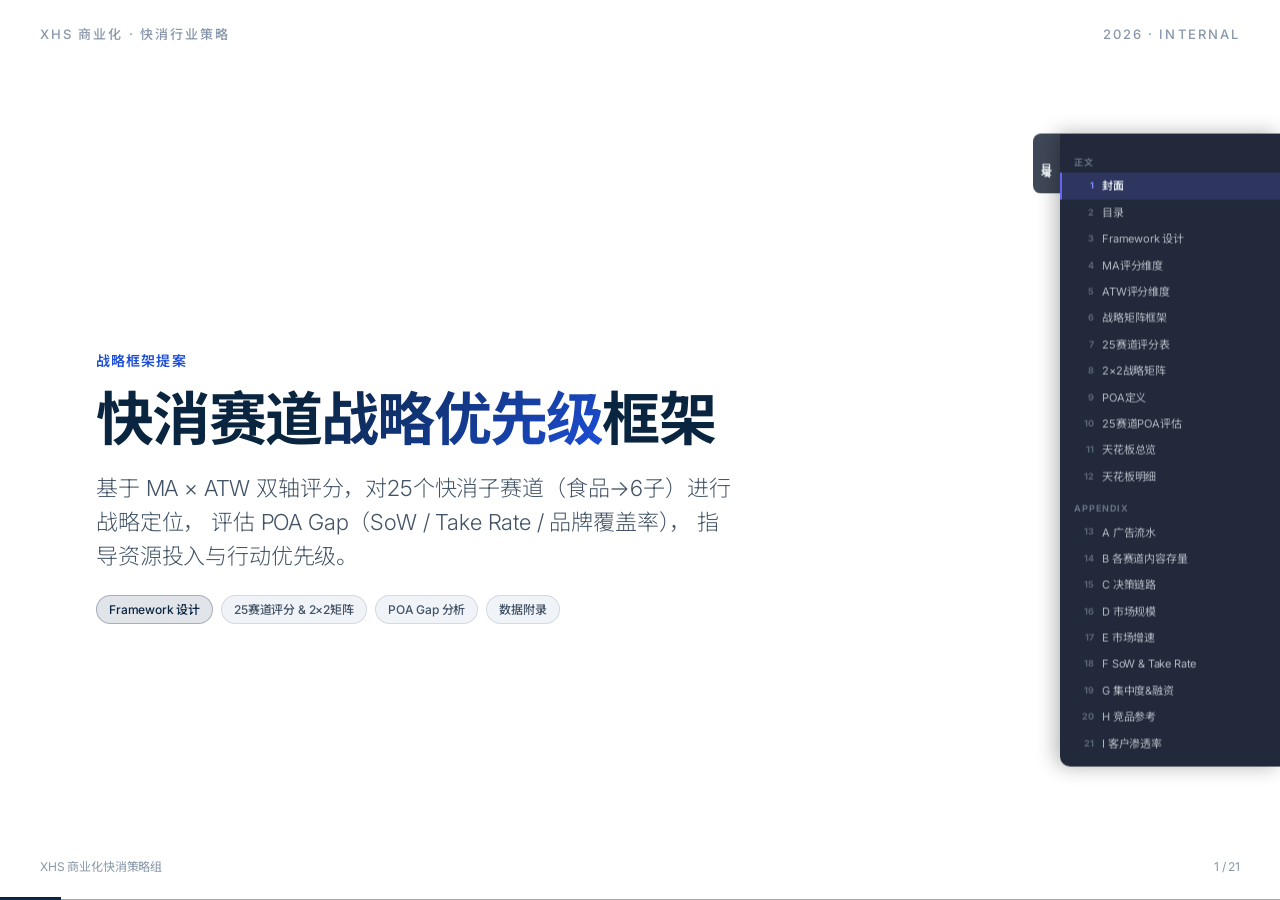
<file: index-food-drilldown.html>
<!-- cache-bust: 1779878850 -->
<!DOCTYPE html>
<html lang="zh-CN" data-theme="corporate-clean">
<head>
<meta charset="utf-8">
<title>快消赛道战略优先级框架 — XHS商业化</title>
<link rel="stylesheet" href="./assets/fonts.css">
<link rel="stylesheet" href="./assets/base.css">
<link rel="stylesheet" id="theme-link" href="./assets/themes/corporate-clean.css">
<link rel="stylesheet" href="./assets/animations/animations.css">

<style>
/* ── Bubble chart canvas wrapper ── */
#bubble-wrap { position:relative; width:100%; height:440px; }

/* ── Scoring table ── */
.st { width:100%; border-collapse:collapse; font-size:13.5px; }
.st th,.st td { padding:10px 14px; text-align:left; border-bottom:1px solid var(--border); }
.st th { font-size:11px; text-transform:uppercase; letter-spacing:.08em;
         color:var(--text-3); font-weight:600; }
.st tr:hover td { background:var(--surface-2); }
.st td.num { font-variant-numeric:tabular-nums; text-align:center; }
.st td.sect { font-weight:700; color:var(--accent); }
.badge { display:inline-block; padding:2px 10px; border-radius:99px;
         font-size:11px; font-weight:700; }
.badge-a { background:#22c55e22; color:#16a34a; }
.badge-b { background:#f59e0b22; color:#d97706; }
.badge-c { background:#6366f122; color:#4f46e5; }
.badge-d { background:#e2e8f0;   color:#64748b; }

/* ── Quadrant labels on 2×2 ── */
.q-label { position:absolute; font-size:11px; font-weight:700;
           letter-spacing:.05em; text-transform:uppercase;
           padding:4px 10px; border-radius:6px; opacity:.82; }

/* ── Axis label ── */
.axis-lbl { position:absolute; font-size:12px; color:var(--text-3);
            font-weight:600; letter-spacing:.06em; text-transform:uppercase; }

/* ── Dimension card ── */
.dim-row { display:grid; grid-template-columns:1fr 1fr; gap:20px; }
.dim-card { background:var(--surface-2); border:1px solid var(--border);
            border-radius:12px; padding:20px 22px; }
.dim-card h4 { margin:0 0 10px; font-size:14px; font-weight:700;
               color:var(--accent); text-transform:uppercase; letter-spacing:.06em; }
.dim-card ul { margin:0; padding-left:18px; font-size:13.5px;
               color:var(--text-2); line-height:1.8; }

/* ── Appendix ref box ── */
.ref-grid { display:grid; grid-template-columns:1fr 1fr 1fr; gap:16px; margin-top:20px; }
.ref-card { background:var(--surface-2); border:1px solid var(--border);
            border-radius:10px; padding:18px 20px; }
.ref-card h5 { margin:0 0 8px; font-size:12px; font-weight:700;
               text-transform:uppercase; color:var(--accent); }
.ref-card p { margin:0; font-size:13px; color:var(--text-2); line-height:1.7; }

/* ── POD comparison ── */
.pod-grid { display:grid; grid-template-columns:repeat(4,1fr); gap:14px; }
.pod-card { background:var(--surface-2); border:1px solid var(--border);
            border-radius:10px; padding:16px 18px; }
.pod-card .label { font-size:11px; text-transform:uppercase; letter-spacing:.07em;
                   color:var(--text-3); margin-bottom:6px; }
.pod-card .val { font-size:22px; font-weight:800; color:var(--text-1); }
.pod-card .gap { font-size:12px; color:#f59e0b; font-weight:600; margin-top:4px; }

/* ── tag pill row ── */
.pill-row { display:flex; flex-wrap:wrap; gap:8px; margin-top:10px; }

/* ── Appendix 跳转按钮 ── */
.app-btn {
  display: inline-flex;
  align-items: center;
  gap: 4px;
  padding: 3px 10px;
  border-radius: 5px;
  font-size: 10px;
  font-weight: 600;
  border: 1px solid currentColor;
  cursor: pointer;
  background: transparent;
  text-decoration: none;
  transition: background .15s, color .15s;
  white-space: nowrap;
}
.app-btn:hover { opacity: .75; }
.app-btn-blue  { color: #0ea5e9; border-color: #0ea5e9; }
.app-btn-purple{ color: #8b5cf6; border-color: #8b5cf6; }
.app-btn-indigo{ color: #6366f1; border-color: #6366f1; }
.app-btn-slate { color: #64748b; border-color: #94a3b8; }
.app-btns { display:flex; gap:6px; flex-wrap:wrap; align-items:center; }

/* ── Slide Nav Sidebar ── */
#slide-nav {
  position: fixed;
  right: 0;
  top: 50%;
  transform: translateY(-50%);
  z-index: 9999;
  display: flex;
  align-items: flex-start;
  gap: 0;
  transition: transform 0.3s ease;
}
#slide-nav-toggle {
  writing-mode: vertical-rl;
  background: rgba(30,41,59,0.85);
  color: #f1f5f9;
  border: none;
  padding: 12px 6px;
  font-size: 11px;
  font-weight: 600;
  letter-spacing: .05em;
  cursor: pointer;
  border-radius: 8px 0 0 8px;
  backdrop-filter: blur(8px);
  transition: background 0.2s;
  user-select: none;
  min-height: 60px;
  display: flex;
  align-items: center;
  justify-content: center;
  gap: 6px;
}
#slide-nav-toggle:hover { background: rgba(30,41,59,0.95); }
#slide-nav-toggle .toggle-arrow {
  font-size: 9px;
  transition: transform 0.3s;
}
#slide-nav.collapsed #slide-nav-toggle .toggle-arrow { transform: rotate(180deg); }
#slide-nav-panel {
  background: rgba(15,23,42,0.92);
  backdrop-filter: blur(12px);
  border-radius: 0 0 0 10px;
  padding: 10px 0;
  min-width: 220px;
  max-height: 80vh;
  overflow-y: auto;
  overflow-x: hidden;
  scrollbar-width: thin;
  scrollbar-color: rgba(255,255,255,0.2) transparent;
  box-shadow: -4px 0 20px rgba(0,0,0,0.3);
  transition: width 0.3s ease, opacity 0.3s ease;
}
#slide-nav.collapsed #slide-nav-panel {
  width: 0;
  opacity: 0;
  pointer-events: none;
  min-width: 0;
  padding: 0;
}
#slide-nav-panel::-webkit-scrollbar { width: 3px; }
#slide-nav-panel::-webkit-scrollbar-thumb { background: rgba(255,255,255,0.2); border-radius: 3px; }

.snav-section-label {
  font-size: 9px;
  font-weight: 700;
  letter-spacing: .1em;
  color: rgba(148,163,184,0.6);
  text-transform: uppercase;
  padding: 8px 14px 3px;
  margin-top: 4px;
}
.snav-item {
  display: flex;
  align-items: center;
  gap: 8px;
  padding: 6px 14px;
  cursor: pointer;
  transition: background 0.15s;
  border-left: 2px solid transparent;
  text-decoration: none;
}
.snav-item:hover { background: rgba(255,255,255,0.07); }
.snav-item.active {
  background: rgba(99,102,241,0.2);
  border-left-color: #6366f1;
}
.snav-num {
  font-size: 9px;
  font-weight: 700;
  color: rgba(148,163,184,0.5);
  min-width: 18px;
  text-align: right;
}
.snav-item.active .snav-num { color: #818cf8; }
.snav-title {
  font-size: 11px;
  color: rgba(226,232,240,0.75);
  line-height: 1.3;
  white-space: nowrap;
  overflow: hidden;
  text-overflow: ellipsis;
  max-width: 170px;
}
.snav-item.active .snav-title { color: #e2e8f0; font-weight: 600; }

</style>
</head>
<body>
<div class="deck"
     data-themes="corporate-clean,minimal-white,pitch-deck-vc,swiss-grid"
     data-theme-base="./assets/themes/">

<!-- ══════════════════════════════════════════
     SLIDE 1 · COVER
══════════════════════════════════════════ -->
<section class="slide is-active" data-title="封面">
  <div class="deck-header">
    <span class="eyebrow">XHS 商业化 · 快消行业策略</span>
    <span class="eyebrow">2026 · Internal</span>
  </div>
  <div class="anim-stagger-list" style="max-width:760px;margin-top:60px;">
    <p class="kicker">战略框架提案</p>
    <h1 class="h1 anim-fade-up" style="font-size:clamp(36px,5vw,58px);line-height:1.15;">
      快消赛道<span class="gradient-text">战略优先级</span>框架
    </h1>
    <p class="lede" style="max-width:640px;margin-top:16px;">
      基于 MA × ATW 双轴评分，对25个快消子赛道（食品→6子）进行战略定位，
      评估 POA Gap（SoW / Take Rate / 品牌覆盖率），
      指导资源投入与行动优先级。
    </p>
    <div class="pill-row" style="margin-top:20px;">
      <span class="pill pill-accent">Framework 设计</span>
      <span class="pill">25赛道评分 &amp; 2×2矩阵</span>
      <span class="pill">POA Gap 分析</span>
      <span class="pill">数据附录</span>
    </div>
  </div>
  <div class="deck-footer">
    <span class="dim2">XHS 商业化快消策略组</span>
    <span class="slide-number" data-current="1" data-total="11"></span>
  </div>
  <div class="notes">封面页。向老板介绍今天要讲的是一套用于快消20个子赛道的战略优先级框架，核心回答三个问题：哪些赛道值得打、我们有没有能力赢、现在的差距有多大。</div>
</section>

<!-- ══════════════════════════════════════════
     SLIDE 2 · 目录
══════════════════════════════════════════ --><section class="slide" data-title="目录">
  <div class="deck-header">
    <span class="eyebrow">Today's Agenda</span>
    <span class="eyebrow">快消战略优先级框架</span>
  </div>
  <div style="display:flex;flex-direction:column;justify-content:center;flex:1;gap:0;padding:0 24px;">

    <div style="display:grid;grid-template-columns:48px 1fr;align-items:start;padding:14px 0;border-bottom:1px solid var(--border);">
      <span style="font-size:28px;font-weight:900;color:#e2e8f0;line-height:1;">01</span>
      <div>
        <div style="font-size:15px;font-weight:700;color:var(--text-1);">Framework 设计</div>
        <div style="font-size:11px;color:var(--text-3);margin-top:2px;">MA × ATW 双轴 · 9个评分维度 · 政策门控</div>
      </div>
    </div>

    <div style="display:grid;grid-template-columns:48px 1fr;align-items:start;padding:14px 0;border-bottom:1px solid var(--border);">
      <span style="font-size:28px;font-weight:900;color:#e2e8f0;line-height:1;">02</span>
      <div>
        <div style="font-size:15px;font-weight:700;color:var(--text-1);">25赛道评分 &amp; 2×2 矩阵</div>
        <div style="font-size:11px;color:var(--text-3);margin-top:2px;">真实数据评分 · Bubble Chart 可视化 · 象限行动建议</div>
      </div>
    </div>

    <div style="display:grid;grid-template-columns:48px 1fr;align-items:start;padding:14px 0;border-bottom:1px solid var(--border);">
      <span style="font-size:28px;font-weight:900;color:#e2e8f0;line-height:1;">03</span>
      <div>
        <div style="font-size:15px;font-weight:700;color:var(--text-1);">POA Gap 分析</div>
        <div style="font-size:11px;color:var(--text-3);margin-top:2px;">SoW 天花板（3.10%）· Take Rate（0.796%）· 品牌覆盖率</div>
      </div>
    </div>

    <div style="display:grid;grid-template-columns:48px 1fr;align-items:start;padding:14px 0;border-bottom:1px solid var(--border);">
      <span style="font-size:28px;font-weight:900;color:#e2e8f0;line-height:1;">04</span>
      <div>
        <div style="font-size:15px;font-weight:700;color:var(--text-1);">天花板测算</div>
        <div style="font-size:11px;color:var(--text-3);margin-top:2px;">ATW分档 × 字节市占 · 2026→2030 · 20赛道增量空间</div>
      </div>
    </div>

    <div style="display:grid;grid-template-columns:48px 1fr;align-items:start;padding:14px 0;">
      <span style="font-size:28px;font-weight:900;color:#e2e8f0;line-height:1;">05</span>
      <div>
        <div style="font-size:15px;font-weight:700;color:var(--text-1);">数据附录</div>
        <div style="font-size:11px;color:var(--text-3);margin-top:2px;">广告流水 · UGC内容势能 · 决策链路 · 市场规模 · SoW &amp; Take Rate · 集中度&amp;融资 · 竞品参考 · 品牌清单</div>
      </div>
    </div>

  </div>
  <div class="deck-footer">
    <span class="dim2">XHS 商业化快消策略组</span>
    <span class="slide-number"></span>
  </div>
</section>

<section class="slide" data-title="Framework 设计">
  <div class="deck-header">
    <span class="eyebrow">01 · Framework 设计</span>
    <span class="eyebrow">快消战略优先级框架</span>
  </div>
  <p class="kicker">FRAMEWORK ARCHITECTURE</p>
  <h2 class="h2">三层递进式战略分析框架</h2>

  <div style="display:grid;grid-template-columns:1fr 1fr 1fr;gap:18px;margin-top:24px;">

    <!-- L1 -->
    <div style="border:1.5px solid #bfdbfe;border-radius:10px;padding:22px 20px;background:#eff6ff;">
      <div style="font-size:11px;font-weight:700;color:#3b82f6;letter-spacing:.08em;margin-bottom:10px;">L1 · 战略定位矩阵</div>
      <div style="margin-bottom:10px;">
        <div style="font-weight:700;color:#1e293b;font-size:13px;">横轴：Market Attractiveness</div>
        <div style="color:#64748b;font-size:12px;margin-top:3px;">营销预算规模 · 市场增速 · 头部集中度 · 新兴品牌活跃度<br><span style="color:#ef4444;font-size:11px;">⛔ 政策风险：门控变量（Gate）</span></div>
      </div>
      <div style="margin-bottom:10px;">
        <div style="font-weight:700;color:#1e293b;font-size:13px;">纵轴：Ability to Win</div>
        <div style="color:#64748b;font-size:12px;margin-top:3px;">内容势能存量 · 内容势能增速 · 决策链路重要性 · 解决方案成熟度</div>
      </div>
      <div style="border-top:1px solid #bfdbfe;padding-top:10px;margin-top:6px;">
        <div style="font-weight:700;color:#1e293b;font-size:12px;">Bubble：现有业务收入体量</div>
        <div style="color:#64748b;font-size:11px;margin-top:2px;">XHS快消赛道2025广告收入估算</div>
      </div>
    </div>

    <!-- L2 -->
    <div style="border:1.5px solid #c7d2fe;border-radius:10px;padding:22px 20px;background:#eef2ff;">
      <div style="font-size:11px;font-weight:700;color:#6366f1;letter-spacing:.08em;margin-bottom:10px;">L2 · POA Gap 分析</div>
      <div style="margin-bottom:10px;">
        <div style="font-weight:700;color:#1e293b;font-size:13px;">SoW 天花板</div>
        <div style="color:#64748b;font-size:12px;margin-top:3px;">全赛道最高 SoW = 母婴用品 <strong>3.10%</strong><br>Gap = 3.10% − 当前 SoW</div>
      </div>
      <div style="margin-bottom:10px;">
        <div style="font-weight:700;color:#1e293b;font-size:13px;">Take Rate 天花板</div>
        <div style="color:#64748b;font-size:12px;margin-top:3px;">全赛道最高 = 母婴食品 <strong>0.796%</strong><br>Gap = 0.796% − 当前 Take Rate</div>
      </div>
      <div style="border-top:1px solid #c7d2fe;padding-top:10px;margin-top:6px;">
        <div style="font-weight:700;color:#1e293b;font-size:12px;">品牌覆盖率</div>
        <div style="color:#64748b;font-size:11px;margin-top:2px;">底池（GMV>1亿品牌） · XHS已投/未投 · 渗透潜力</div>
      </div>
    </div>

    <!-- L3 -->
    <div style="border:1.5px solid #bbf7d0;border-radius:10px;padding:22px 20px;background:#f0fdf4;">
      <div style="font-size:11px;font-weight:700;color:#16a34a;letter-spacing:.08em;margin-bottom:10px;">L3 · 行动优先级</div>
      <div style="display:flex;flex-direction:column;gap:8px;">
        <div style="display:flex;align-items:flex-start;gap:8px;">
          <span style="background:#16a34a;color:#fff;border-radius:4px;padding:2px 7px;font-size:10px;font-weight:700;white-space:nowrap;">Double Down</span>
          <span style="color:#64748b;font-size:12px;">重兵投入，建壁垒</span>
        </div>
        <div style="display:flex;align-items:flex-start;gap:8px;">
          <span style="background:#d97706;color:#fff;border-radius:4px;padding:2px 7px;font-size:10px;font-weight:700;white-space:nowrap;">Invest to Win</span>
          <span style="color:#64748b;font-size:12px;">补能力短板，孵化</span>
        </div>
        <div style="display:flex;align-items:flex-start;gap:8px;">
          <span style="background:#4338ca;color:#fff;border-radius:4px;padding:2px 7px;font-size:10px;font-weight:700;white-space:nowrap;">Defend &amp; Harvest</span>
          <span style="color:#64748b;font-size:12px;">效率收割，防守阵地</span>
        </div>
        <div style="display:flex;align-items:flex-start;gap:8px;">
          <span style="background:#64748b;color:#fff;border-radius:4px;padding:2px 7px;font-size:10px;font-weight:700;white-space:nowrap;">Deprioritize</span>
          <span style="color:#64748b;font-size:12px;">按需服务，不主投</span>
        </div>
      </div>
      <div style="border-top:1px solid #bbf7d0;padding-top:10px;margin-top:12px;">
        <div style="color:#64748b;font-size:11px;">输出：各象限差异化的资源配置 + 打法建议</div>
      </div>
    </div>

  </div>

  <div class="deck-footer">
    <span class="dim2">XHS 商业化快消策略组</span>
    <span class="slide-number"></span>
  </div>
</section>

<section class="slide" data-title="MA评分维度">
  <div class="deck-header">
    <span class="eyebrow">01 · Framework 设计</span>
    <span class="eyebrow">快消战略优先级框架</span>
  </div>
  <p class="kicker">Scoring Dimensions · 外部视角</p>
  <h2 class="h2">📈 Market Attractiveness — 4个评分维度</h2>

  <div style="display:grid;grid-template-columns:repeat(5,1fr);gap:10px;margin-top:18px;">

    <!-- D1 营销预算规模 -->
    <div style="background:var(--surface-2);border-radius:10px;padding:14px 12px;border-top:3px solid var(--accent);display:flex;flex-direction:column;gap:8px;">
      <div style="font-weight:700;font-size:13px;color:var(--text-1);">营销预算规模</div>
      <div style="display:inline-block;background:var(--accent);color:#fff;font-size:10px;font-weight:700;padding:2px 8px;border-radius:20px;align-self:start;">权重 35%</div>
      <div style="background:#f0f4ff;border-radius:6px;padding:7px 9px;font-size:10px;color:#3730a3;line-height:1.7;">
        <div style="font-weight:700;margin-bottom:3px;">📊 实际指标</div>
        行业市场规模（亿）× 头部上市公司销售费用率均值<br>
        <span style="color:#6b7280;">= 赛道营销预算估算值</span>
      </div>
      <div style="font-size:11px;color:var(--text-2);line-height:1.6;">
        <div style="font-weight:600;color:var(--accent);margin-bottom:2px;">Implication</div>
        预算盘子越大，平台可分食的收入天花板越高
      </div>
      <div style="font-size:11px;color:var(--text-3);line-height:1.5;margin-top:auto;">
        <div style="font-weight:600;margin-bottom:2px;">来源</div>
        Euromonitor 市场规模 · 飞鹤/汤臣倍健/农夫山泉等2024年报销售费用率
      </div>
    </div>

    <!-- D2 市场增速 -->
    <div style="background:var(--surface-2);border-radius:10px;padding:14px 12px;border-top:3px solid var(--accent);display:flex;flex-direction:column;gap:8px;">
      <div style="font-weight:700;font-size:13px;color:var(--text-1);">市场增速</div>
      <div style="display:inline-block;background:var(--accent);color:#fff;font-size:10px;font-weight:700;padding:2px 8px;border-radius:20px;align-self:start;">权重 35%</div>
      <div style="background:#f0f4ff;border-radius:6px;padding:7px 9px;font-size:10px;color:#3730a3;line-height:1.7;">
        <div style="font-weight:700;margin-bottom:3px;">📊 实际指标</div>
        2024→2025 行业营销预算 YoY 增速（%）<br>
        <span style="color:#6b7280;">行业年报趋势 + 机构增速预测</span>
      </div>
      <div style="font-size:11px;color:var(--text-2);line-height:1.6;">
        <div style="font-weight:600;color:var(--accent);margin-bottom:2px;">Implication</div>
        高增速赛道客户扩张意愿强，更愿尝试新渠道
      </div>
      <div style="font-size:11px;color:var(--text-3);line-height:1.5;margin-top:auto;">
        <div style="font-weight:600;margin-bottom:2px;">来源</div>
        Euromonitor · 灼识咨询 · 公司年报趋势推算
      </div>
    </div>

    <!-- D3 头部客户可攻性 -->
    <div style="background:var(--surface-2);border-radius:10px;padding:14px 12px;border-top:3px solid var(--accent);display:flex;flex-direction:column;gap:8px;">
      <div style="font-weight:700;font-size:13px;color:var(--text-1);">头部客户可攻性</div>
      <div style="display:inline-block;background:var(--accent);color:#fff;font-size:10px;font-weight:700;padding:2px 8px;border-radius:20px;align-self:start;">权重 15%</div>
      <div style="background:#f0f4ff;border-radius:6px;padding:7px 9px;font-size:10px;color:#3730a3;line-height:1.7;">
        <div style="font-weight:700;margin-bottom:3px;">📊 实际指标</div>
        CR100 = Top100品牌销售额 / 赛道总GMV<br>
        <span style="color:#6b7280;">5分≥60% · 4分45-60% · 3分30-45%<br>2分15-30% · 1分&lt;15%</span>
      </div>
      <div style="font-size:11px;color:var(--text-2);line-height:1.6;">
        <div style="font-weight:600;color:var(--accent);margin-bottom:2px;">Implication</div>
        CR100高 → 规模客户集中，BD效率高；CR100低 → 长尾碎片，服务成本高
      </div>
      <div style="font-size:11px;color:var(--text-3);line-height:1.5;margin-top:auto;">
        <div style="font-weight:600;margin-bottom:2px;">来源</div>
        魔镜市场情报 · 尼尔森零研云 · 天猫/京东类目榜
      </div>
    </div>

    <!-- D4 新兴品牌活跃度 -->
    <div style="background:var(--surface-2);border-radius:10px;padding:14px 12px;border-top:3px solid var(--accent);display:flex;flex-direction:column;gap:8px;">
      <div style="font-weight:700;font-size:13px;color:var(--text-1);">新兴品牌活跃度</div>
      <div style="display:inline-block;background:var(--accent);color:#fff;font-size:10px;font-weight:700;padding:2px 8px;border-radius:20px;align-self:start;">权重 15%</div>
      <div style="background:#f0f4ff;border-radius:6px;padding:7px 9px;font-size:10px;color:#3730a3;line-height:1.7;">
        <div style="font-weight:700;margin-bottom:3px;">📊 实际指标</div>
        近2年 VC/PE 融资频次 × 融资金额<br>
        <span style="color:#6b7280;">🔥高热 · 🌡️中热 · ❄️冷静</span>
      </div>
      <div style="font-size:11px;color:var(--text-2);line-height:1.6;">
        <div style="font-weight:600;color:var(--accent);margin-bottom:2px;">Implication</div>
        新品牌天然依赖种草，是增量客户主要来源；融资热 → 预算充足、投放意愿强
      </div>
      <div style="font-size:11px;color:var(--text-3);line-height:1.5;margin-top:auto;">
        <div style="font-weight:600;margin-bottom:2px;">来源</div>
        IT桔子 · 36氪 · FBIF · 钛媒体沥金
      </div>
    </div>

    <!-- D5 政策风险（门控） -->
    <div style="background:#fff7ed;border-radius:10px;padding:14px 12px;border-top:3px solid #f97316;display:flex;flex-direction:column;gap:8px;">
      <div style="font-weight:700;font-size:13px;color:#9a3412;">政策风险</div>
      <div style="display:inline-block;background:#f97316;color:#fff;font-size:10px;font-weight:700;padding:2px 8px;border-radius:20px;align-self:start;">⛔ 门控变量</div>
      <div style="background:#fff3e0;border-radius:6px;padding:7px 9px;font-size:10px;color:#9a3412;line-height:1.7;">
        <div style="font-weight:700;margin-bottom:3px;">📊 实际指标</div>
        广告法合规等级评估<br>
        <span style="color:#6b7280;">⛔高风险：药品/特医/OTC/医疗器械<br>⚠️中风险：保健食品/宠物药品</span>
      </div>
      <div style="font-size:11px;color:#9a3412;line-height:1.6;">
        <div style="font-weight:600;margin-bottom:2px;">Implication</div>
        不参与加权打分；高政策风险直接降档至"观望"
      </div>
      <div style="font-size:11px;color:var(--text-3);line-height:1.5;margin-top:auto;">
        <div style="font-weight:600;margin-bottom:2px;">来源</div>
        广告法合规清单 · 国家药监局政策 · 法务团队评估
      </div>
    </div>

  </div>

  
  <div class="app-btns" style="margin-bottom:4px;"><button class="app-btn app-btn-blue" onclick="goToAppendix('D 市场规模&营销预算')">↗ Appendix A1 市场规模</button><button class="app-btn app-btn-blue" onclick="goToAppendix('E 市场增速 YoY')">↗ Appendix A2 增速</button><button class="app-btn app-btn-slate" onclick="goToAppendix('G 集中度&融资')">↗ Appendix 集中度&融资</button></div>
  <div class="deck-footer">
    <span class="dim2">XHS 商业化快消策略组</span>
    <span class="slide-number" data-current="5" data-total="13"></span>
  </div>
</section>

<!-- ══════════════════════════════════════════
     SLIDE 5B · Ability to Win 5维度详解
══════════════════════════════════════════ -->
<section class="slide" data-title="ATW评分维度">
  <div class="deck-header">
    <span class="eyebrow">01 · Framework 设计</span>
    <span class="eyebrow">快消战略优先级框架</span>
  </div>
  <p class="kicker">Scoring Dimensions · 内部视角</p>
  <h2 class="h2">🏆 Ability to Win — 4个评分维度</h2>

  <div style="display:grid;grid-template-columns:repeat(4,1fr);gap:10px;margin-top:18px;">

    <!-- A1 内容势能存量 -->
    <div style="background:var(--surface-2);border-radius:10px;padding:14px 12px;border-top:3px solid #6366f1;display:flex;flex-direction:column;gap:8px;">
      <div style="font-weight:700;font-size:13px;color:var(--text-1);">内容势能存量</div>
      <div style="display:inline-block;background:#6366f1;color:#fff;font-size:10px;font-weight:700;padding:2px 8px;border-radius:20px;align-self:start;">权重 20%</div>
      <div style="background:#f5f3ff;border-radius:6px;padding:7px 9px;font-size:10px;color:#4338ca;line-height:1.7;">
        <div style="font-weight:700;margin-bottom:3px;">📊 实际指标</div>
        笔记曝光量（亿）<br>
        新发笔记量（万篇）<br>
        创作者数（万人）<br>
        <span style="color:#6b7280;">5≥200亿曝光 · 4=50-199亿<br>3=20-49亿 · 2=5-19亿 · 1&lt;5亿</span>
      </div>
      <div style="font-size:11px;color:var(--text-2);line-height:1.6;">
        <div style="font-weight:600;color:#6366f1;margin-bottom:2px;">Implication</div>
        存量越厚，内容生态越丰富，广告的种草环境越好
      </div>
      <div style="font-size:11px;color:var(--text-3);line-height:1.5;margin-top:auto;">
        <div style="font-weight:600;margin-bottom:2px;">来源</div>
        XHS RedBI 2025全年 · 12赛道已接入真实数据
      </div>
    </div>

    <!-- A2 内容势能增速 -->
    <div style="background:var(--surface-2);border-radius:10px;padding:14px 12px;border-top:3px solid #6366f1;display:flex;flex-direction:column;gap:8px;">
      <div style="font-weight:700;font-size:13px;color:var(--text-1);">内容势能增速</div>
      <div style="display:inline-block;background:#6366f1;color:#fff;font-size:10px;font-weight:700;padding:2px 8px;border-radius:20px;align-self:start;">权重 15%</div>
      <div style="background:#f5f3ff;border-radius:6px;padding:7px 9px;font-size:10px;color:#4338ca;line-height:1.7;">
        <div style="font-weight:700;margin-bottom:3px;">📊 实际指标</div>
        笔记曝光量 YoY（%）<br>
        <span style="color:#6b7280;">5≥+50% · 4=+20-49%<br>3=+8-19% · 2=+1-7% · 1=负增长</span>
      </div>
      <div style="font-size:11px;color:var(--text-2);line-height:1.6;">
        <div style="font-weight:600;color:#6366f1;margin-bottom:2px;">Implication</div>
        存量高+增速高 = 核心赛道；存量低+增速高 = 新兴机会
      </div>
      <div style="font-size:11px;color:var(--text-3);line-height:1.5;margin-top:auto;">
        <div style="font-weight:600;margin-bottom:2px;">来源</div>
        XHS RedBI 2025全年 · 12赛道已接入真实数据
      </div>
    </div>

    <!-- A3 决策链路重要性 -->
    <div style="background:var(--surface-2);border-radius:10px;padding:14px 12px;border-top:3px solid #6366f1;display:flex;flex-direction:column;gap:8px;">
      <div style="font-weight:700;font-size:13px;color:var(--text-1);">决策链路重要性</div>
      <div style="display:inline-block;background:#6366f1;color:#fff;font-size:10px;font-weight:700;padding:2px 8px;border-radius:20px;align-self:start;">权重 25%</div>
      <div style="background:#f5f3ff;border-radius:6px;padding:7px 9px;font-size:10px;color:#4338ca;line-height:1.7;">
        <div style="font-weight:700;margin-bottom:3px;">📊 实际指标</div>
        消费者购前使用小红书种草/决策的概率<br>
        <span style="color:#6b7280;">5=强内容决策品类（母婴/保健）<br>4=较强 · 3=中等 · 2=弱<br>1=合规限制极强（OTC/药品）</span>
      </div>
      <div style="font-size:11px;color:var(--text-2);line-height:1.6;">
        <div style="font-weight:600;color:#6366f1;margin-bottom:2px;">Implication</div>
        链路越重要，品牌主越愿意归因XHS种草，续投意愿越强
      </div>
      <div style="font-size:11px;color:var(--text-3);line-height:1.5;margin-top:auto;">
        <div style="font-weight:600;margin-bottom:2px;">来源</div>
        研究推导（决策成本+口碑依赖+合规限制）· 全25赛道已完成（食品→6子）
      </div>
    </div>

    <!-- A4 解决方案成熟度（合并原产品承接+打法成熟） -->
    <div style="background:var(--surface-2);border-radius:10px;padding:14px 12px;border-top:3px solid #6366f1;display:flex;flex-direction:column;gap:8px;opacity:0.85;">
      <div style="font-weight:700;font-size:13px;color:var(--text-1);">解决方案成熟度</div>
      <div style="display:flex;gap:5px;align-items:center;flex-wrap:wrap;">
        <span style="display:inline-block;background:#6366f1;color:#fff;font-size:10px;font-weight:700;padding:2px 8px;border-radius:20px;">权重 40%</span>
        
      </div>
      <div style="background:#f5f3ff;border-radius:6px;padding:7px 9px;font-size:10px;color:#4338ca;line-height:1.8;">
        <div style="font-weight:700;margin-bottom:3px;">📊 实际指标（待填）</div>
        广告产品覆盖完整度（能不能投）<br>
        种草→转化链路完整度（能不能归因）<br>
        可复制打法 SOP 数量（能不能批量复制）<br>
        标杆案例质量与数量（有没有信标）<br>
        BD/运营赛道认知深度（团队能力匹配）
      </div>
      <div style="font-size:11px;color:var(--text-2);line-height:1.6;">
        <div style="font-weight:600;color:#6366f1;margin-bottom:2px;">Implication</div>
        衡量小红书平台与广告主需求的适配度——<br>
        能不能提供满足广告主需求的 solution。<br>
        产品不配套→客户无法花钱；打法不成熟→无法规模化复制
      </div>
      <div style="font-size:11px;color:var(--text-3);line-height:1.5;margin-top:auto;">
        <div style="font-weight:600;margin-bottom:2px;">来源</div>
        内部产品团队 · 案例库 · 策略+销售运营联合评分
      </div>
    </div>

  </div>

  
  <div class="app-btns" style="margin-bottom:4px;"><button class="app-btn app-btn-purple" onclick="goToAppendix('B 各赛道内容存量')">↗ Appendix B1 内容存量</button><button class="app-btn app-btn-purple" onclick="goToAppendix('C 决策链路重要性')">↗ Appendix B2 决策链路</button></div>
  <div class="deck-footer">
    <span class="dim2">XHS 商业化快消策略组</span>
    <span class="slide-number" data-current="6" data-total="13"></span>
  </div>
</section>

<!-- ══════════════════════════════════════════
     SLIDE 6 · 打分表（25赛道）
══════════════════════════════════════════ -->
<!-- ══════════════════════════════════════════
     SLIDE 6A · 空白 2×2 框架 + 四象限含义
══════════════════════════════════════════ -->
<section class="slide" data-title="战略矩阵框架">
  <div class="deck-header">
    <span class="eyebrow">02 · 评分 & 矩阵</span>
    <span class="eyebrow">快消战略优先级框架</span>
  </div>
  <p class="kicker">Framework · 战略矩阵 × 做功方向</p>
  <h2 class="h2">2×2 矩阵定位 + 四象限行动 Playbook</h2>

  <div style="display:grid;grid-template-columns:1fr 1fr;gap:20px;margin-top:20px;align-items:start;">
    <!-- 左：空白框架图 -->
    <div style="position:relative;background:var(--surface-2);border-radius:12px;padding:16px;">
      <div style="display:grid;grid-template-columns:1fr 1fr;grid-template-rows:1fr 1fr;gap:4px;height:300px;">
        <!-- 右上：核心赛道 -->
        <div style="background:#dcfce7;border-radius:8px;border:2px solid #22c55e;display:flex;flex-direction:column;align-items:center;justify-content:center;padding:16px;grid-column:2;grid-row:1;">
          <div style="font-size:22px;margin-bottom:6px;">🔴</div>
          <div style="font-weight:700;color:#15803d;font-size:15px;">Double Down</div>
          <div style="font-size:11px;color:#166534;margin-top:4px;text-align:center;">高市场吸引力 × 强赢单能力</div>
        </div>
        <!-- 左上：效率收割 -->
        <div style="background:#ede9fe;border-radius:8px;border:2px solid #6366f1;display:flex;flex-direction:column;align-items:center;justify-content:center;padding:16px;grid-column:1;grid-row:1;">
          <div style="font-size:22px;margin-bottom:6px;">🟢</div>
          <div style="font-weight:700;color:#4338ca;font-size:15px;">Defend & Harvest</div>
          <div style="font-size:11px;color:#3730a3;margin-top:4px;text-align:center;">低市场吸引力 × 强赢单能力</div>
        </div>
        <!-- 右下：战略培育 -->
        <div style="background:#fef3c7;border-radius:8px;border:2px solid #f59e0b;display:flex;flex-direction:column;align-items:center;justify-content:center;padding:16px;grid-column:2;grid-row:2;">
          <div style="font-size:22px;margin-bottom:6px;">🟡</div>
          <div style="font-weight:700;color:#92400e;font-size:15px;">Invest to Win</div>
          <div style="font-size:11px;color:#78350f;margin-top:4px;text-align:center;">高市场吸引力 × 弱赢单能力</div>
        </div>
        <!-- 左下：观望 -->
        <div style="background:#f8fafc;border-radius:8px;border:2px dashed #cbd5e1;display:flex;flex-direction:column;align-items:center;justify-content:center;padding:16px;grid-column:1;grid-row:2;">
          <div style="font-size:22px;margin-bottom:6px;">⚪</div>
          <div style="font-weight:700;color:#64748b;font-size:15px;">Deprioritize</div>
          <div style="font-size:11px;color:#64748b;margin-top:4px;text-align:center;">低市场吸引力 × 弱赢单能力</div>
        </div>
      </div>
      <!-- 轴标签 -->
      <div style="position:absolute;bottom:-18px;left:50%;transform:translateX(-50%);font-size:11px;color:var(--text-3);white-space:nowrap;">
        Market Attractiveness →
      </div>
      <div style="position:absolute;top:50%;left:-24px;transform:translateY(-50%) rotate(-90deg);font-size:11px;color:var(--text-3);white-space:nowrap;">
        Ability to Win →
      </div>
    </div>

    <!-- 右：四象限做工方向（行动建议合并） -->
    <div style="display:flex;flex-direction:column;gap:10px;">
      <!-- Double Down -->
      <div style="background:#dcfce7;border-left:4px solid #22c55e;border-radius:0 8px 8px 0;padding:10px 14px;">
        <div style="font-weight:700;color:#15803d;font-size:12px;margin-bottom:4px;">🔴 Double Down · 重点攻坚</div>
        <ul style="margin:0;padding-left:16px;font-size:11px;color:#166534;line-height:1.8;">
          <li>集中资源建标杆，巩固头部客户</li>
          <li>产品深度适配，季度Review跟进</li>
        </ul>
      </div>
      <!-- Invest to Win -->
      <div style="background:#fef3c7;border-left:4px solid #f59e0b;border-radius:0 8px 8px 0;padding:10px 14px;">
        <div style="font-weight:700;color:#92400e;font-size:12px;margin-bottom:4px;">🟠 Invest to Win · 潜力孵化</div>
        <ul style="margin:0;padding-left:16px;font-size:11px;color:#92400e;line-height:1.8;">
          <li>补ATW短板，6-12月能力建设</li>
          <li>新消费品牌切入，融资热赛道优先</li>
        </ul>
      </div>
      <!-- Defend & Harvest -->
      <div style="background:#ede9fe;border-left:4px solid #8b5cf6;border-radius:0 8px 8px 0;padding:10px 14px;">
        <div style="font-weight:700;color:#4338ca;font-size:12px;margin-bottom:4px;">🔵 Defend & Harvest · 效率收割</div>
        <ul style="margin:0;padding-left:16px;font-size:11px;color:#4338ca;line-height:1.8;">
          <li>优化现有客户ROI，深耕复购</li>
          <li>复用打法降低服务成本</li>
        </ul>
      </div>
      <!-- Deprioritize -->
      <div style="background:#f8fafc;border-left:4px solid #64748b;border-radius:0 8px 8px 0;padding:10px 14px;">
        <div style="font-weight:700;color:#475569;font-size:12px;margin-bottom:4px;">⚫ Deprioritize · 暂不优先</div>
        <ul style="margin:0;padding-left:16px;font-size:11px;color:#475569;line-height:1.8;">
          <li>政策限制类等窗口，不主动加码</li>
          <li>餐饮/零售承接不顺，观察竞品</li>
          <li>按需服务，保存量客户满意度</li>
        </ul>
      </div>

        
      </div>
    </div>

  
  <div class="app-btns" style="margin-bottom:4px;"><button class="app-btn app-btn-blue" onclick="goToAppendix('2×2战略矩阵')">↗ 2×2 气泡图</button><button class="app-btn app-btn-slate" onclick="goToAppendix('25赛道评分表')">↗ 25赛道打分表</button></div>
  <div class="deck-footer">
    <span class="dim2">每个赛道通过10维打分定位象限</span>
    <span class="slide-number" data-current="6" data-total="12"></span>
  </div>
</section>

<!-- ══════════════════════════════════════════
     SLIDE 6B · 打分表
══════════════════════════════════════════ -->
<section class="slide" data-title="25赛道评分表">
  <div class="deck-header">
    <span class="eyebrow">02 · 评分 & 矩阵</span>
    <span class="eyebrow">快消战略优先级框架</span>
  </div>
  <p class="kicker">Scoring Table · 25赛道（食品→6子）· MA已研究 · ATW内容存量/增速已研究（XHS RedBI 2025全年）· 决策链路已研究 · 解法成熟度（合并）</p>
  <h2 class="h2">20个子赛道评分总表</h2>
  
  <div style="display:flex;align-items:center;gap:16px;margin:0 0 4px;font-size:10.5px;color:var(--text-3);flex-wrap:wrap;">
    <span style="font-weight:600;color:var(--text-2);">行说明：</span>
    <span style="display:inline-flex;align-items:center;gap:5px;">
      <span style="width:28px;height:12px;background:#fff;border:1px solid #e5e7eb;border-radius:2px;display:inline-block;"></span>
      <span>白底 = 内容存量/增速已研究（XHS RedBI 2025全年真实数据）</span>
    </span>
    <span style="display:inline-flex;align-items:center;gap:5px;">
      <span style="width:28px;height:12px;background:#fffbeb;border:1px solid #fbbf24;border-radius:2px;display:inline-block;"></span>
      
    </span>
    <span style="margin-left:4px;color:#64748b;"></span>
  </div>
  <div class="card mt-m" style="padding:4px 12px;max-height:460px;overflow-y:auto;">
  <table class="st">
    <thead>
      

<tr>
        <th>赛道</th>
        <th title="来源：年报研究推算">预算规模(亿)¹</th>
        <th title="来源：年报研究推算">YoY增速¹</th>
        <th title="CR100（年销售额≥1亿品牌合计市占）· 5=≥60% 4=45-60% 3=30-45% 2=15-30% 1=&lt;15%">头部CR100</th>
        <th>新兴活跃</th>
        <th style="border-right:2px solid var(--accent)"><strong>MA总分</strong></th>
        <th >内容存量¹</th>
        <th >内容增速¹</th>
        <th >决策链路²</th>
        <th title="合并自产品承接+打法成熟；平台与广告主需求适配度，待真实数据" colspan="1">解法成熟度<span style="font-size:9px;color:#64748b;">40%</span></th>
        <th style="border-right:2px solid #6366f1"><strong>ATW总分</strong></th>
        
      </tr>
    </thead>
    <tbody><tr class="group-header"><td colspan="11" style="background:#dcfce7;font-weight:700;padding:6px 10px">🟢 Double Down · 重点攻坚 — MA 高（≥3.0）· ATW 高（≥3.0）</td></tr><tr>
              <td style="font-weight:600">母婴食品</td>
              <td>4</td><td>3.5</td><td>3.0</td><td>5</td>
<td style="font-weight:700;color:#1d4ed8">4.12</td>
              <td>5</td><td>5</td><td>5</td><td>5</td>
              <td style="font-weight:700;color:#7c3aed">4.50</td>
            </tr><tr>
              <td style="font-weight:600">母婴用品</td>
              <td>4</td><td>3.0</td><td>4</td><td>4.5</td>
<td style="font-weight:700;color:#1d4ed8">3.72</td>
              <td>4</td><td>2.0</td><td>5</td><td>5</td>
              <td style="font-weight:700;color:#7c3aed">4.00</td>
            </tr><tr>
              <td style="font-weight:600">保健食品</td>
              <td>4</td><td>4.0</td><td>4</td><td>4</td>
<td style="font-weight:700;color:#1d4ed8">4.0</td>
              <td>3</td><td>4</td><td>2.5</td><td>5</td>
              <td style="font-weight:700;color:#7c3aed">3.62</td>
            </tr><tr>
              <td style="font-weight:600">宠物食品</td>
              <td>4</td><td>5.0</td><td>4</td><td>4.5</td>
<td style="font-weight:700;color:#1d4ed8">4.42</td>
              <td>2.0</td><td>5</td><td>3</td><td>5</td>
              <td style="font-weight:700;color:#7c3aed">3.75</td>
            </tr><tr>
              <td style="font-weight:600">蛋白食饮</td>
              <td>5</td><td>5.0</td><td>4</td><td>3.5</td>
<td style="font-weight:700;color:#1d4ed8">4.35</td>
              <td>4</td><td>5</td><td>3</td><td>4</td>
              <td style="font-weight:700;color:#7c3aed">4.12</td>
            </tr><tr>
              <td style="font-weight:600">文具玩具礼品</td>
              <td>5</td><td>4.0</td><td>4</td><td>3</td>
<td style="font-weight:700;color:#1d4ed8">4.00</td>
              <td>5</td><td>5</td><td>5.0</td><td>2</td>
              <td style="font-weight:700;color:#7c3aed">4.25</td>
            </tr><tr>
              <td style="font-weight:600">↳ 休闲零食</td>
              <td>5</td><td>3.5</td><td>4</td><td>4</td>
<td style="font-weight:700;color:#1d4ed8">4.17</td>
              <td>5</td><td>2</td><td>3.5</td><td>3</td>
              <td style="font-weight:700;color:#7c3aed">3.38</td>
            </tr>
<tr>
              <td style="font-weight:600">餐饮</td>
              <td>5</td><td>3.5</td><td>3.5</td><td>2</td>
<td style="font-weight:700;color:#1d4ed8">3.53</td>
              <td>5</td><td>1</td><td>3</td><td>3</td>
              <td style="font-weight:700;color:#7c3aed">3.12</td>
            </tr>
<tr class="group-header"><td colspan="11" style="background:#f3e8ff;font-weight:700;padding:6px 10px">🟠 Invest to Win · 潜力孵化 — MA 高（≥3.0）· ATW 低（&lt;3.0）</td></tr>
<tr>
              <td style="font-weight:600">↳ 中式滋补</td>
              <td>3</td><td>4.5</td><td>2.5</td><td>4.5</td>
<td style="font-weight:700;color:#1d4ed8">3.9</td>
              <td>3</td><td>1</td><td>4</td><td>4</td>
              <td style="font-weight:700;color:#7c3aed">2.62</td>
            </tr>
<tr>
              <td style="font-weight:600">医疗用品</td>
              <td>2.5</td><td>3.0</td><td>3</td><td>3</td>
<td style="font-weight:700;color:#1d4ed8">3.35</td>
              <td>4</td><td>1</td><td>4</td><td>3</td>
              <td style="font-weight:700;color:#7c3aed">2.62</td>
            </tr>
<tr style="border-left:3px solid #ef4444;">
              <td style="font-weight:600">宠物用品</td>
              <td>2</td><td>4.0</td><td>2.0</td><td>4.5</td>
<td style="font-weight:700;color:#1d4ed8">3.22</td>
              <td>2</td><td>3</td><td>3</td><td>3</td>
              <td style="font-weight:700;color:#7c3aed">2.50</td>
            </tr>
<tr>
              <td style="font-weight:600">饮料</td>
              <td>4</td><td>4.5</td><td>4</td><td>4.5</td>
<td style="font-weight:700;color:#1d4ed8">4.25</td>
              <td>4.0</td><td>3</td><td>2</td><td>2</td>
              <td style="font-weight:700;color:#7c3aed">2.75</td>
            </tr><tr>
              <td style="font-weight:600">酒类</td>
              <td>5</td><td>2.0</td><td>3</td><td>2.5</td>
<td style="font-weight:700;color:#1d4ed8">3.2</td>
              <td>2</td><td>1</td><td>2</td><td>2</td>
              <td style="font-weight:700;color:#7c3aed">1.88</td>
            </tr><tr>
              <td style="font-weight:600">传统滋补</td>
              <td>3</td><td>3.5</td><td>3.5</td><td>4</td>
<td style="font-weight:700;color:#1d4ed8">3.4</td>
              <td>2</td><td>3</td><td>2</td><td>3</td>
              <td style="font-weight:700;color:#7c3aed">2.5</td>
            </tr><tr>
              <td style="font-weight:600">传统滋补营养品</td>
              <td>3</td><td>3.0</td><td>3</td><td>3</td>
<td style="font-weight:700;color:#1d4ed8">3.0</td>
              <td>2</td><td>3</td><td>2</td><td>3</td>
              <td style="font-weight:700;color:#7c3aed">2.5</td>
            </tr><tr>
              <td style="font-weight:600">OTC</td>
              <td>2.5</td><td>3.5</td><td>3</td><td>3</td>
<td style="font-weight:700;color:#1d4ed8">3.17</td>
              <td>3</td><td>1</td><td>3</td><td>2</td>
              <td style="font-weight:700;color:#7c3aed">2.12</td>
            </tr><tr>
              <td style="font-weight:600">宠物药品</td>
              <td>2</td><td>4.0</td><td>2.0</td><td>4</td>
<td style="font-weight:700;color:#1d4ed8">3.15</td>
              <td>2</td><td>2</td><td>3</td><td>3</td>
              <td style="font-weight:700;color:#7c3aed">2.25</td>
            </tr>
<tr style="border-left:3px solid #f59e0b;">
              <td style="font-weight:600">↳ 预制速食</td>
              <td>4</td><td>4.5</td><td>3.0</td><td>3.5</td>
<td style="font-weight:700;color:#1d4ed8">3.95</td>
              <td>4</td><td>1</td><td>3</td><td>3</td>
              <td style="font-weight:700;color:#7c3aed">2.75</td>
            </tr><tr class="group-header"><td colspan="11" style="background:#e0f2fe;font-weight:700;padding:6px 10px">🔵 Defend &amp; Harvest · 效率收割 — MA 低（&lt;3.0）· ATW 高（≥3.0）</td></tr><tr class="group-header"><td colspan="11" style="background:#f1f5f9;font-weight:700;padding:6px 10px">⚪ Deprioritize · 暂不优先 — MA 低（&lt;3.0）· ATW 低（&lt;3.0）</td></tr><tr>
              <td style="font-weight:600">宠物生活</td>
              <td>1</td><td>3.5</td><td>2</td><td>3</td>
<td style="font-weight:700;color:#1d4ed8">2.32</td>
              <td>2</td><td>3</td><td>3</td><td>1</td>
              <td style="font-weight:700;color:#7c3aed">2.25</td>
            </tr><tr>
              <td style="font-weight:600">特医</td>
              <td>1</td><td>3.5</td><td>3</td><td>3</td>
<td style="font-weight:700;color:#1d4ed8">2.47</td>
              <td>2</td><td>5</td><td>4</td><td>1</td>
              <td style="font-weight:700;color:#7c3aed">2.55</td>
            </tr><tr>
              <td style="font-weight:600">↳ 粮油调味</td>
              <td>3</td><td>2.0</td><td>3</td><td>4.0</td>
<td style="font-weight:700;color:#1d4ed8">2.5</td>
              <td>4</td><td>1</td><td>2</td><td>2</td>
              <td style="font-weight:700;color:#7c3aed">2.75</td>
            </tr><tr>
              <td style="font-weight:600">↳ 西式膳食</td>
              <td>1</td><td>3.0</td><td>3</td><td>3.5</td>
<td style="font-weight:700;color:#1d4ed8">2.38</td>
              <td>3</td><td>1</td><td>2.5</td><td>3</td>
              <td style="font-weight:700;color:#7c3aed">2.38</td>
            </tr><tr>
              <td style="font-weight:600">↳ 水果生鲜</td>
              <td>4.0</td><td>3.0</td><td>3</td><td>2</td>
<td style="font-weight:700;color:#1d4ed8">2.5</td>
              <td>2</td><td>1</td><td>2</td><td>2</td>
              <td style="font-weight:700;color:#7c3aed">2.25</td>
            </tr><tr>
              <td style="font-weight:600">零售</td>
              <td>1</td><td>2.0</td><td>3.0</td><td>2</td>
<td style="font-weight:700;color:#1d4ed8">1.65</td>
              <td>1</td><td>1</td><td>2</td><td>2</td>
              <td style="font-weight:700;color:#7c3aed">1.75</td>
            </tr><tr>
              <td style="font-weight:600">药房</td>
              <td>3</td><td>2.5</td><td>2</td><td>2</td>
<td style="font-weight:700;color:#1d4ed8">2.52</td>
              <td>2</td><td>2</td><td>1</td><td>1</td>
              <td style="font-weight:700;color:#7c3aed">1.75</td>
            </tr><tr>
              <td style="font-weight:600">药品</td>
              <td>2</td><td>1.0</td><td>1</td><td>1</td>
<td style="font-weight:700;color:#1d4ed8">1.35</td>
              <td>2</td><td>2</td><td>1</td><td>1</td>
              <td style="font-weight:700;color:#7c3aed">1.5</td>
            </tr></tbody>
  </table>
  </div>
  <div style="font-size:10px;color:var(--text-3);margin-top:6px;">¹ ATW内容存量/增速来源：XHS RedBI UGC数据（2025全年，曝光存量/YoY） &nbsp;|&nbsp; ² 决策链路：灵犀搜索量数据（sv规模+sv_yoy，2025全年）&nbsp;|&nbsp; 绿框=已研究数据</div>
  
  <div class="app-btns" style="margin-bottom:4px;"><button class="app-btn app-btn-purple" onclick="goToAppendix('B 各赛道内容存量')">↗ Appendix B1 内容存量/增速</button><button class="app-btn app-btn-purple" onclick="goToAppendix('C 决策链路重要性')">↗ Appendix B2 决策链路</button><button class="app-btn app-btn-blue" onclick="goToAppendix('D 市场规模&营销预算')">↗ Appendix A1 营销预算</button></div>
  <div class="deck-footer">
    <span class="slide-number" data-current="8" data-total="14"></span>
  </div>
</section>

<!-- ══════════════════════════════════════════
     SLIDE 7 · 2×2 Bubble Chart
══════════════════════════════════════════ -->
<section class="slide" data-title="2×2战略矩阵Demo">
  <div class="deck-header">
    <span class="eyebrow">02 · 评分 & 矩阵</span>
    <span class="eyebrow">快消战略优先级框架</span>
  </div>
  <p class="kicker">Strategy Matrix · 25赛道（食品6子赛道拆解）· 气泡大小 = Y25广告流水</p>
  <h2 class="h2">快消赛道战略优先级矩阵（25赛道 · 食品→6子赛道拆解）</h2>
  <div class="card mt-m" style="padding:16px 16px 8px;position:relative;">
    <div id="bubble-wrap">
      <canvas id="bubbleChart" style="display:block;"></canvas>
    </div>
  </div>
  <!-- Legend + axis note -->
  <div style="display:flex;align-items:center;justify-content:space-between;margin-top:10px;padding:0 8px;">
    <div style="display:flex;align-items:center;gap:18px;font-size:11px;">
      <span style="font-weight:600;color:var(--text-2);">气泡颜色：</span>
      <span style="display:inline-flex;align-items:center;gap:5px;">
        <span style="width:12px;height:12px;border-radius:50%;background:#16a34a;display:inline-block;"></span>
        <span style="color:#15803d;font-weight:600;">Double Down</span>（高MA · 高ATW）
      </span>
      <span style="display:inline-flex;align-items:center;gap:5px;">
        <span style="width:12px;height:12px;border-radius:50%;background:#4338ca;display:inline-block;"></span>
        <span style="color:#4338ca;font-weight:600;">Defend & Harvest</span>（低MA · 高ATW）
      </span>
      <span style="display:inline-flex;align-items:center;gap:5px;">
        <span style="width:12px;height:12px;border-radius:50%;background:#f59e0b;display:inline-block;"></span>
        <span style="color:#b45309;font-weight:600;">Invest to Win</span>（高MA · 低ATW）
      </span>
      <span style="display:inline-flex;align-items:center;gap:5px;">
        <span style="width:12px;height:12px;border-radius:50%;background:#94a3b8;display:inline-block;"></span>
        <span style="color:#475569;font-weight:600;">Deprioritize</span>（低优先级）
      </span>
    </div>
    <div style="font-size:10px;color:var(--text-3);text-align:right;">
      气泡大小 = Y25广告流水（亿）<br><span style="font-size:9px;color:#94a3b8;">传统滋补/药品为估算值</span><br>
      透明度：实色=直接UGC数据 · 半透明=品牌估算 · 淡色=无UGC数据
    </div>
  </div>
  <div class="deck-footer">
    <span class="dim2">数据来源：MA = 年报/尼尔森/IT桔子研究 · ATW内容维度 = XHS RedBI UGC 2025全年真实数据 · 气泡大小 Demo</span>
    <span class="slide-number" data-current="7" data-total="11"></span>
  </div>
  <div class="notes">这是核心的2×2矩阵。横轴越靠右代表市场吸引力越高，纵轴越靠上代表我们的赢的能力越强。气泡越大说明当前收入规模越大。右上角是我们的核心赛道，左上角是高市场吸引力但我们能力还不足的培育赛道。</div>
</section>

<!-- ══════════════════════════════════════════
     SLIDE 8 · POA Gap
══════════════════════════════════════════ -->


<section class="slide" data-title="POA天花板评估">
  <div class="deck-header">
    <span class="eyebrow">03 · POA Gap 分析</span>
    <span class="eyebrow">快消战略优先级框架</span>
  </div>
  <p class="kicker">POA Assessment · 小红书赛道收入天花板在哪</p>
  <h2 class="h2">📊 4个核心评估指标</h2>

  <div style="display:grid;grid-template-columns:repeat(3,1fr);gap:14px;margin-top:14px;">

    <!-- P1 Share of Wallet -->
    <div style="background:var(--surface-2);border-radius:10px;padding:18px 16px;border-top:3px solid #0ea5e9;display:flex;flex-direction:column;gap:10px;">
      <div style="font-weight:700;font-size:14px;color:var(--text-1);">Share of Wallet（SoW）</div>
      <div style="display:inline-block;background:#0ea5e9;color:#fff;font-size:10px;font-weight:700;padding:2px 8px;border-radius:20px;align-self:start;">核心变现指标</div>
      <div style="font-size:12px;color:var(--text-2);line-height:1.7;">
        <div style="font-weight:600;color:var(--text-1);margin-bottom:4px;">定义</div>
        小红书在该赛道的广告收入 ÷ 赛道品牌全渠道营销预算
        <br>
        <span style="font-family:monospace;font-size:11px;background:var(--border);padding:2px 8px;border-radius:4px;display:inline-block;margin-top:6px;">SoW = XHS收入 / 行业营销预算</span>
      </div>
      <div style="font-size:12px;color:var(--text-2);line-height:1.7;">
        <div style="font-weight:600;color:#0ea5e9;margin-bottom:4px;">Implication</div>
        直接衡量"从客户口袋里拿了多少"。<br>
        SoW低 → 客户预算大但给我们少 → 核心攻坚方向<br>
        <strong>天花板 = 全赛道最高 SoW（母婴用品 3.10%）</strong><br>
        Gap = 3.10% − 当前 SoW，Gap越大增量潜力越高
      </div>
      <div style="font-size:11px;color:var(--text-3);line-height:1.5;margin-top:auto;">
        <div style="font-weight:600;margin-bottom:2px;">数据来源</div>
        内部广告流水 · 营销预算 = 市场规模 × 销售费用率（年报均值）
      </div>
    </div>

    <!-- P2 客户渗透率 -->
    <div style="background:var(--surface-2);border-radius:10px;padding:18px 16px;border-top:3px solid #6366f1;display:flex;flex-direction:column;gap:10px;">
      <div style="font-weight:700;font-size:14px;color:var(--text-1);">客户渗透率</div>
      <div style="display:inline-block;background:#6366f1;color:#fff;font-size:10px;font-weight:700;padding:2px 8px;border-radius:20px;align-self:start;">客户覆盖指标</div>
      <div style="font-size:12px;color:var(--text-2);line-height:1.7;">
        <div style="font-weight:600;color:var(--text-1);margin-bottom:4px;">定义</div>
        XHS 活跃投放广告主数量 ÷ 赛道 Top 100 品牌总数<br>
        <span style="font-family:monospace;font-size:11px;background:var(--border);padding:2px 8px;border-radius:4px;display:inline-block;margin-top:6px;">渗透率 = 已投放品牌 / Top 100</span>
      </div>
      <div style="font-size:12px;color:var(--text-2);line-height:1.7;">
        <div style="font-weight:600;color:#6366f1;margin-bottom:4px;">Implication</div>
        未投放的头部品牌 = 未开发客户池<br>
        渗透率低 + SoW Gap大 → <strong>拓客优先</strong><br>
        渗透率高 + SoW Gap大 → <strong>深耕提频优先</strong>
      </div>
      <div style="font-size:11px;color:var(--text-3);line-height:1.5;margin-top:auto;">
        <div style="font-weight:600;margin-bottom:2px;">数据来源</div>
        内部 CRM 开户数据 · 行业 Top 品牌名单（魔镜/品观/天猫类目榜）
      </div>
    </div>


    <!-- P3 Take Rate -->
    <div style="background:var(--surface-2);border-radius:10px;padding:18px 16px;border-top:3px solid #8b5cf6;display:flex;flex-direction:column;gap:10px;">
      <div style="font-weight:700;font-size:14px;color:var(--text-1);">Take Rate</div>
      <div style="display:inline-block;background:#8b5cf6;color:#fff;font-size:10px;font-weight:700;padding:2px 8px;border-radius:20px;align-self:start;">GMV变现效率</div>
      <div style="font-size:12px;color:var(--text-2);line-height:1.7;">
        <div style="font-weight:600;color:var(--text-1);margin-bottom:4px;">定义</div>
        小红书在该赛道的广告收入 ÷ 赛道全行业 GMV<br>
        <span style="font-family:monospace;font-size:11px;background:var(--border);padding:2px 8px;border-radius:4px;display:inline-block;margin-top:6px;">Take Rate = XHS收入 / 赛道GMV</span>
      </div>
      <div style="font-size:12px;color:var(--text-2);line-height:1.7;">
        <div style="font-weight:600;color:#8b5cf6;margin-bottom:4px;">Implication</div>
        衡量平台从行业规模中提取的广告份额<br>
        TR低 + 赛道规模大 → <strong>绝对增量空间巨大</strong><br>
        <strong>天花板 = 全赛道最高 Take Rate（母婴食品 0.796%）</strong><br>
        Gap = 0.796% − 当前 Take Rate
      </div>
      <div style="font-size:11px;color:var(--text-3);line-height:1.5;margin-top:auto;">
        <div style="font-weight:600;margin-bottom:2px;">数据来源</div>
        内部广告流水 · 赛道 GMV = 市场规模（尼尔森/欧睿/行业报告）
      </div>
    </div>

  </div>

  <!-- 天花板公式 -->
  <div style="margin-top:12px;background:linear-gradient(135deg,#e0f2fe,#f0fdf4);border-radius:10px;padding:12px 20px;display:flex;align-items:center;gap:20px;flex-wrap:wrap;">
    <div style="font-weight:700;font-size:11px;color:#0369a1;">📐 Gap 逻辑</div>
    <div style="font-size:11px;color:#1e293b;"><strong>SoW 天花板</strong> = 母婴用品 <code>3.10%</code> &nbsp;→&nbsp; Gap = 3.10% − 当前 SoW</div>
    <div style="color:#cbd5e1;font-size:14px;">|</div>
    <div style="font-size:11px;color:#1e293b;"><strong>Take Rate 天花板</strong> = 母婴食品 <code>0.796%</code> &nbsp;→&nbsp; Gap = 0.796% − 当前 Take Rate</div>
    <div style="margin-left:auto;font-size:10px;color:#64748b;">Gap越大 = 增量潜力越高 · 结合渗透率判断拓客 vs 深耕</div>
  </div>

  
  <div class="app-btns" style="margin-bottom:4px;"><button class="app-btn app-btn-indigo" onclick="goToAppendix('F SoW & Take Rate')">↗ Appendix C SoW & Take Rate数据</button><button class="app-btn app-btn-indigo" onclick="goToAppendix('D：客户渗透率')">↗ Appendix D 品牌覆盖明细</button></div>
  <div class="deck-footer">
    <span class="dim2">Layer 2 · 在矩阵定位基础上评估收入天花板与 Gap</span>
    <span class="slide-number" data-current="10" data-total="13"></span>
  </div>
</section>

<!-- ══════════════════════════════════════════
     SLIDE POA-2 · 25赛道 POA Assessment
══════════════════════════════════════════ -->
<section class="slide" data-title="25赛道POA评估">
  <div class="deck-header">
    <span class="eyebrow">03 · POA Gap 分析</span>
    <span class="eyebrow">快消战略优先级框架</span>
  </div>
  <p class="kicker">POA Assessment · 25赛道（食品→6子） · SoW天花板3.10%（母婴用品）· TakeRate天花板0.796%（母婴食品）· 客户渗透率天花板100%</p>
  <h2 class="h2">SoW / Take Rate / 客户渗透率 — 三维 Gap 评估</h2>

  <div style="margin-top:8px;overflow-x:auto;">
  <table style="width:100%;border-collapse:collapse;font-size:11px;min-width:860px;">
    <thead>
      <tr style="background:var(--surface-2);">
        <th rowspan="2" style="padding:6px 8px;text-align:left;border-bottom:2px solid var(--border);font-size:10px;color:var(--text-3);">赛道</th>
        <th colspan="3" style="padding:5px 6px;text-align:center;border-bottom:1px solid var(--border);font-size:10px;color:#0ea5e9;border-right:1px solid var(--border);">SoW（营销预算份额）</th>
        <th colspan="3" style="padding:5px 6px;text-align:center;border-bottom:1px solid var(--border);font-size:10px;color:#8b5cf6;border-right:1px solid var(--border);">Take Rate（GMV变现效率）</th>
        <th colspan="3" style="padding:5px 6px;text-align:center;border-bottom:1px solid var(--border);font-size:10px;color:#6366f1;border-right:1px solid var(--border);">客户渗透率</th>
        <th rowspan="2" style="padding:6px 8px;text-align:left;border-bottom:2px solid var(--border);font-size:10px;color:var(--text-3);">策略</th>
      </tr>
      <tr style="background:var(--surface-2);">
        <th style="padding:4px 5px;text-align:center;border-bottom:2px solid var(--border);font-size:9px;color:#0ea5e9;">当前</th>
        <th style="padding:4px 5px;text-align:center;border-bottom:2px solid var(--border);font-size:9px;color:#22c55e;">天花板</th>
        <th style="padding:4px 5px;text-align:center;border-bottom:2px solid var(--border);font-size:9px;color:#f59e0b;border-right:1px solid var(--border);">Gap</th>
        <th style="padding:4px 5px;text-align:center;border-bottom:2px solid var(--border);font-size:9px;color:#8b5cf6;">当前</th>
        <th style="padding:4px 5px;text-align:center;border-bottom:2px solid var(--border);font-size:9px;color:#22c55e;">天花板</th>
        <th style="padding:4px 5px;text-align:center;border-bottom:2px solid var(--border);font-size:9px;color:#f59e0b;border-right:1px solid var(--border);">Gap</th>
        <th style="padding:4px 5px;text-align:center;border-bottom:2px solid var(--border);font-size:9px;color:#6366f1;">当前</th>
        <th style="padding:4px 5px;text-align:center;border-bottom:2px solid var(--border);font-size:9px;color:#22c55e;">天花板</th>
        <th style="padding:4px 5px;text-align:center;border-bottom:2px solid var(--border);font-size:9px;color:#f59e0b;border-right:1px solid var(--border);">Gap</th>
      </tr>
    </thead>
    <tbody><tr style="background:#dcfce722;">
  <td colspan="11" style="padding:4px 8px;font-size:10px;font-weight:700;color:#15803d;border-bottom:1px solid #bbf7d0;">🔴 Double Down（MA ≥ 3.0 & ATW≥3.0）</td>
</tr>
<tr style="border-bottom:1px solid var(--border);">
  <td style="padding:6px 8px;font-weight:600;">母婴食品</td>
  <td style="padding:5px 6px;text-align:center;font-weight:700;color:#22c55e;">2.84%</td>
  <td style="padding:5px 6px;text-align:center;color:#22c55e;font-size:10px;">3.10%</td>
  <td style="padding:5px 6px;text-align:center;color:#f59e0b;border-right:1px solid var(--border);">0.26pp</td>
  <td style="padding:5px 6px;text-align:center;font-weight:700;color:#f59e0b;">0.796%</td>
  <td style="padding:5px 6px;text-align:center;color:#22c55e;font-size:10px;">0.796%</td>
  <td style="padding:5px 6px;text-align:center;color:#f59e0b;border-right:1px solid var(--border);">—</td>
  <td style="padding:5px 6px;text-align:center;font-weight:700;color:#22c55e;">73%<br><span style="font-size:8px;color:#64748b;font-weight:400;">底池84 已61/未23</span></td><td style="padding:5px 6px;text-align:center;color:#22c55e;font-size:10px;">100%</td><td style="padding:5px 6px;text-align:center;color:#f59e0b;border-right:1px solid var(--border);">27pp</td>
  <td style="padding:5px 8px;font-size:10px;color:var(--text-2);">深耕提频</td>
</tr>
<tr style="border-bottom:1px solid var(--border);">
  <td style="padding:6px 8px;font-weight:600;">母婴用品</td>
  <td style="padding:5px 6px;text-align:center;font-weight:700;color:#22c55e;">3.10%</td>
  <td style="padding:5px 6px;text-align:center;color:#22c55e;font-size:10px;">3.10%</td>
  <td style="padding:5px 6px;text-align:center;color:#f59e0b;border-right:1px solid var(--border);">—</td>
  <td style="padding:5px 6px;text-align:center;font-weight:700;color:#f59e0b;">0.526%</td>
  <td style="padding:5px 6px;text-align:center;color:#22c55e;font-size:10px;">0.796%</td>
  <td style="padding:5px 6px;text-align:center;color:#f59e0b;border-right:1px solid var(--border);">0.27pp</td>
  <td style="padding:5px 6px;text-align:center;font-weight:700;color:#22c55e;">63%<br><span style="font-size:8px;color:#64748b;font-weight:400;">底池203 已127/未76</span></td><td style="padding:5px 6px;text-align:center;color:#22c55e;font-size:10px;">100%</td><td style="padding:5px 6px;text-align:center;color:#f59e0b;border-right:1px solid var(--border);">37pp</td>
  <td style="padding:5px 8px;font-size:10px;color:var(--text-2);">标杆赛道</td>
</tr>
<tr style="border-bottom:1px solid var(--border);">
  <td style="padding:6px 8px;font-weight:600;">保健食品</td>
  <td style="padding:5px 6px;text-align:center;font-weight:700;color:#f59e0b;">1.47%</td>
  <td style="padding:5px 6px;text-align:center;color:#22c55e;font-size:10px;">3.10%</td>
  <td style="padding:5px 6px;text-align:center;color:#f59e0b;border-right:1px solid var(--border);">1.63pp</td>
  <td style="padding:5px 6px;text-align:center;font-weight:700;color:#ef4444;">0.440%</td>
  <td style="padding:5px 6px;text-align:center;color:#22c55e;font-size:10px;">0.796%</td>
  <td style="padding:5px 6px;text-align:center;color:#f59e0b;border-right:1px solid var(--border);">0.356pp</td>
  <td style="padding:5px 6px;text-align:center;font-weight:700;color:#f59e0b;">56%<br><span style="font-size:8px;color:#64748b;font-weight:400;">底池232 已130/未102</span></td><td style="padding:5px 6px;text-align:center;color:#22c55e;font-size:10px;">100%</td><td style="padding:5px 6px;text-align:center;color:#f59e0b;border-right:1px solid var(--border);">44pp</td>
  <td style="padding:5px 8px;font-size:10px;color:var(--text-2);">双Gap大，规模扩客</td>
</tr>
<tr style="border-bottom:1px solid var(--border);">
  <td style="padding:6px 8px;font-weight:600;">宠物食品</td>
  <td style="padding:5px 6px;text-align:center;font-weight:700;color:#22c55e;">1.51%</td>
  <td style="padding:5px 6px;text-align:center;color:#22c55e;font-size:10px;">3.10%</td>
  <td style="padding:5px 6px;text-align:center;color:#f59e0b;border-right:1px solid var(--border);">1.59pp</td>
  <td style="padding:5px 6px;text-align:center;font-weight:700;color:#ef4444;">0.273%</td>
  <td style="padding:5px 6px;text-align:center;color:#22c55e;font-size:10px;">0.796%</td>
  <td style="padding:5px 6px;text-align:center;color:#f59e0b;border-right:1px solid var(--border);">0.523pp</td>
  <td style="padding:5px 6px;text-align:center;font-weight:700;color:#22c55e;">79%<span style="font-size:8px;color:#94a3b8;"> 打标修正</span><br><span style="font-size:8px;color:#64748b;font-weight:400;">底池57 已45/未12</span></td><td style="padding:5px 6px;text-align:center;color:#22c55e;font-size:10px;">100%</td><td style="padding:5px 6px;text-align:center;color:#f59e0b;border-right:1px solid var(--border);">21pp</td>
  <td style="padding:5px 8px;font-size:10px;color:var(--text-2);">新品牌多，新客开发</td>
</tr>
<tr style="border-bottom:1px solid var(--border);">
  <td style="padding:6px 8px;padding-left:16px;"><span style="display:inline-block;width:8px;height:8px;border-radius:50%;background:#16a34a;margin-right:4px;vertical-align:middle;"></span>休闲零食<span style="font-size:9px;color:#6366f1;margin-left:3px;">↳</span></td>
  <td style="padding:5px 6px;text-align:center;font-weight:700;color:#f59e0b;">0.07%</td><td style="padding:5px 6px;text-align:center;color:#22c55e;font-size:10px;">3.10%</td><td style="padding:5px 6px;text-align:center;color:var(--text-2);border-right:1px solid var(--border);">-3.03pp</td>
  <td style="padding:5px 6px;text-align:center;font-weight:700;color:#ef4444;">0.012%</td><td style="padding:5px 6px;text-align:center;color:#22c55e;font-size:10px;">0.796%</td><td style="padding:5px 6px;text-align:center;color:var(--text-2);border-right:1px solid var(--border);">-0.784pp</td>
  <td style="padding:5px 6px;text-align:center;font-weight:700;color:#8b5cf6;">87%</td><td style="padding:5px 6px;text-align:center;color:#22c55e;font-size:10px;">100%</td><td style="padding:5px 6px;text-align:center;color:var(--text-2);">-13pp</td>
  <td style="padding:5px 6px;font-size:10px;color:#475569;">规模成熟，聚焦新品牌/新品类增量</td>
</tr>
<tr style="border-bottom:1px solid var(--border);">
  <td style="padding:6px 8px;padding-left:16px;"><span style="display:inline-block;width:8px;height:8px;border-radius:50%;background:#16a34a;margin-right:4px;vertical-align:middle;"></span>中式滋补<span style="font-size:9px;color:#6366f1;margin-left:3px;">↳</span></td>
  <td style="padding:5px 6px;text-align:center;font-weight:700;color:#f59e0b;">0.10%</td><td style="padding:5px 6px;text-align:center;color:#22c55e;font-size:10px;">3.10%</td><td style="padding:5px 6px;text-align:center;color:var(--text-2);border-right:1px solid var(--border);">-3.00pp</td>
  <td style="padding:5px 6px;text-align:center;font-weight:700;color:#ef4444;">0.026%</td><td style="padding:5px 6px;text-align:center;color:#22c55e;font-size:10px;">0.796%</td><td style="padding:5px 6px;text-align:center;color:var(--text-2);border-right:1px solid var(--border);">-0.770pp</td>
  <td style="padding:5px 6px;text-align:center;font-weight:700;color:#8b5cf6;">232%⚠️</td><td style="padding:5px 6px;text-align:center;color:#22c55e;font-size:10px;">100%</td><td style="padding:5px 6px;text-align:center;color:#f59e0b;">+132pp</td>
  <td style="padding:5px 6px;font-size:10px;color:#475569;">广告逆势增长，聚焦高客单即食品类</td>
</tr>
<tr style="border-bottom:1px solid var(--border);">
  <td style="padding:6px 8px;padding-left:16px;"><span style="display:inline-block;width:8px;height:8px;border-radius:50%;background:#16a34a;margin-right:4px;vertical-align:middle;"></span>预制速食<span style="font-size:9px;color:#6366f1;margin-left:3px;">↳</span></td>
  <td style="padding:5px 6px;text-align:center;font-weight:700;color:#f59e0b;">0.09%</td><td style="padding:5px 6px;text-align:center;color:#22c55e;font-size:10px;">3.10%</td><td style="padding:5px 6px;text-align:center;color:var(--text-2);border-right:1px solid var(--border);">-3.01pp</td>
  <td style="padding:5px 6px;text-align:center;font-weight:700;color:#ef4444;">0.011%</td><td style="padding:5px 6px;text-align:center;color:#22c55e;font-size:10px;">0.796%</td><td style="padding:5px 6px;text-align:center;color:var(--text-2);border-right:1px solid var(--border);">-0.785pp</td>
  <td style="padding:5px 6px;text-align:center;font-weight:700;color:#8b5cf6;">58%</td><td style="padding:5px 6px;text-align:center;color:#22c55e;font-size:10px;">100%</td><td style="padding:5px 6px;text-align:center;color:var(--text-2);">-42pp</td>
  <td style="padding:5px 6px;font-size:10px;color:#475569;">市场增速最高，突破C端口碑认知</td>
</tr>
<tr style="border-bottom:1px solid var(--border);">
  <td style="padding:6px 8px;padding-left:16px;"><span style="display:inline-block;width:8px;height:8px;border-radius:50%;background:#16a34a;margin-right:4px;vertical-align:middle;"></span>西式膳食<span style="font-size:9px;color:#6366f1;margin-left:3px;">↳</span></td>
  <td style="padding:5px 6px;text-align:center;font-weight:700;color:#f59e0b;">0.46%</td><td style="padding:5px 6px;text-align:center;color:#22c55e;font-size:10px;">3.10%</td><td style="padding:5px 6px;text-align:center;color:var(--text-2);border-right:1px solid var(--border);">-2.64pp</td>
  <td style="padding:5px 6px;text-align:center;font-weight:700;color:#ef4444;">0.101%</td><td style="padding:5px 6px;text-align:center;color:#22c55e;font-size:10px;">0.796%</td><td style="padding:5px 6px;text-align:center;color:var(--text-2);border-right:1px solid var(--border);">-0.695pp</td>
  <td style="padding:5px 6px;text-align:center;font-weight:700;color:#8b5cf6;">36%</td><td style="padding:5px 6px;text-align:center;color:#22c55e;font-size:10px;">100%</td><td style="padding:5px 6px;text-align:center;color:var(--text-2);">-64pp</td>
  <td style="padding:5px 6px;font-size:10px;color:#475569;">SoW最高，品牌自主投放强</td>
</tr>
<tr style="border-bottom:1px solid var(--border);">
  <td style="padding:6px 8px;font-weight:600;">蛋白食饮</td>
  <td style="padding:5px 6px;text-align:center;font-weight:700;color:#ef4444;">0.28%</td>
  <td style="padding:5px 6px;text-align:center;color:#22c55e;font-size:10px;">3.10%</td>
  <td style="padding:5px 6px;text-align:center;color:#f59e0b;border-right:1px solid var(--border);">2.82pp</td>
  <td style="padding:5px 6px;text-align:center;font-weight:700;color:#ef4444;">0.069%</td>
  <td style="padding:5px 6px;text-align:center;color:#22c55e;font-size:10px;">0.796%</td>
  <td style="padding:5px 6px;text-align:center;color:#f59e0b;border-right:1px solid var(--border);">0.727pp</td>
  <td style="padding:5px 6px;text-align:center;font-weight:700;color:#22c55e;">68%<span style="font-size:8px;color:#94a3b8;"> 打标修正</span><br><span style="font-size:8px;color:#64748b;font-weight:400;">底池50 已34/未16</span></td><td style="padding:5px 6px;text-align:center;color:#22c55e;font-size:10px;">100%</td><td style="padding:5px 6px;text-align:center;color:#f59e0b;border-right:1px solid var(--border);">32pp</td>
  <td style="padding:5px 8px;font-size:10px;color:var(--text-2);">高增赛道，快速拓客</td>
</tr>
<tr style="background:#fef3c722;">
  <td colspan="11" style="padding:4px 8px;font-size:10px;font-weight:700;color:#92400e;border-bottom:1px solid #fde68a;">🟡 Invest to Win（MA ≥ 3.0 & ATW<3.0）</td>
</tr>
<tr style="border-bottom:1px solid var(--border);">
  <td style="padding:6px 8px;font-weight:600;">文具玩具礼品</td>
  <td style="padding:5px 6px;text-align:center;font-weight:700;color:#ef4444;">0.22%</td>
  <td style="padding:5px 6px;text-align:center;color:#22c55e;font-size:10px;">3.10%</td>
  <td style="padding:5px 6px;text-align:center;color:#f59e0b;border-right:1px solid var(--border);">2.88pp</td>
  <td style="padding:5px 6px;text-align:center;font-weight:700;color:#ef4444;">0.039%</td>
  <td style="padding:5px 6px;text-align:center;color:#22c55e;font-size:10px;">0.796%</td>
  <td style="padding:5px 6px;text-align:center;color:#f59e0b;border-right:1px solid var(--border);">0.757pp</td>
  <td style="padding:5px 6px;text-align:center;font-weight:700;color:#ef4444;">29%<br><span style="font-size:8px;color:#64748b;font-weight:400;">底池115 已33/未82</span></td><td style="padding:5px 6px;text-align:center;color:#22c55e;font-size:10px;">100%</td><td style="padding:5px 6px;text-align:center;color:#f59e0b;border-right:1px solid var(--border);">71pp</td>
  <td style="padding:5px 8px;font-size:10px;color:var(--text-2);">IP/潮玩，先建生态</td>
</tr>
<tr style="border-bottom:1px solid var(--border);">
  <td style="padding:6px 8px;font-weight:600;">传统滋补营养品</td>
  <td style="padding:5px 6px;text-align:center;font-weight:700;color:#ef4444;">0.05%</td>
  <td style="padding:5px 6px;text-align:center;color:#22c55e;font-size:10px;">3.10%</td>
  <td style="padding:5px 6px;text-align:center;color:#f59e0b;border-right:1px solid var(--border);">3.05pp</td>
  <td style="padding:5px 6px;text-align:center;font-weight:700;color:#94a3b8;">—</td>
  <td style="padding:5px 6px;text-align:center;color:#22c55e;font-size:10px;">0.796%</td>
  <td style="padding:5px 6px;text-align:center;color:#f59e0b;border-right:1px solid var(--border);">—</td>
  <td style="padding:5px 6px;text-align:center;font-weight:700;color:#ef4444;">33%<br><span style="font-size:8px;color:#64748b;font-weight:400;">底池39 已13/未26</span></td><td style="padding:5px 6px;text-align:center;color:#22c55e;font-size:10px;">100%</td><td style="padding:5px 6px;text-align:center;color:#f59e0b;border-right:1px solid var(--border);">67pp</td>
  <td style="padding:5px 8px;font-size:10px;color:var(--text-2);">KA头部切入</td>
</tr>
<tr style="border-bottom:1px solid var(--border);">
  <td style="padding:6px 8px;font-weight:600;">饮料</td>
  <td style="padding:5px 6px;text-align:center;font-weight:700;color:#ef4444;">0.20%</td>
  <td style="padding:5px 6px;text-align:center;color:#22c55e;font-size:10px;">3.10%</td>
  <td style="padding:5px 6px;text-align:center;color:#f59e0b;border-right:1px solid var(--border);">2.90pp</td>
  <td style="padding:5px 6px;text-align:center;font-weight:700;color:#ef4444;">0.020%</td>
  <td style="padding:5px 6px;text-align:center;color:#22c55e;font-size:10px;">0.796%</td>
  <td style="padding:5px 6px;text-align:center;color:#f59e0b;border-right:1px solid var(--border);">0.776pp</td>
  <td style="padding:5px 6px;text-align:center;font-weight:700;color:#ef4444;">16%<br><span style="font-size:8px;color:#64748b;font-weight:400;">底池57 已9/未48</span></td><td style="padding:5px 6px;text-align:center;color:#22c55e;font-size:10px;">100%</td><td style="padding:5px 6px;text-align:center;color:#f59e0b;border-right:1px solid var(--border);">84pp</td>
  <td style="padding:5px 8px;font-size:10px;color:var(--text-2);">无糖茶/功能，先建生态</td>
</tr>
<tr style="border-bottom:1px solid var(--border);">
  <td style="padding:6px 8px;font-weight:600;">酒类</td>
  <td style="padding:5px 6px;text-align:center;font-weight:700;color:#ef4444;">0.07%</td>
  <td style="padding:5px 6px;text-align:center;color:#22c55e;font-size:10px;">3.10%</td>
  <td style="padding:5px 6px;text-align:center;color:#f59e0b;border-right:1px solid var(--border);">3.03pp</td>
  <td style="padding:5px 6px;text-align:center;font-weight:700;color:#ef4444;">0.069%</td>
  <td style="padding:5px 6px;text-align:center;color:#22c55e;font-size:10px;">0.796%</td>
  <td style="padding:5px 6px;text-align:center;color:#f59e0b;border-right:1px solid var(--border);">0.727pp</td>
  <td style="padding:5px 6px;text-align:center;font-weight:700;color:#ef4444;">34%<br><span style="font-size:8px;color:#64748b;font-weight:400;">底池117 已40/未77</span></td><td style="padding:5px 6px;text-align:center;color:#22c55e;font-size:10px;">100%</td><td style="padding:5px 6px;text-align:center;color:#f59e0b;border-right:1px solid var(--border);">66pp</td>
  <td style="padding:5px 8px;font-size:10px;color:var(--text-2);">内容心智等复苏</td>
</tr>
<tr style="border-bottom:1px solid var(--border);">
  <td style="padding:6px 8px;font-weight:600;">特医</td>
  <td style="padding:5px 6px;text-align:center;font-weight:700;color:#f59e0b;">0.61%</td>
  <td style="padding:5px 6px;text-align:center;color:#22c55e;font-size:10px;">3.10%</td>
  <td style="padding:5px 6px;text-align:center;color:#f59e0b;border-right:1px solid var(--border);">2.49pp</td>
  <td style="padding:5px 6px;text-align:center;font-weight:700;color:#ef4444;">0.153%</td>
  <td style="padding:5px 6px;text-align:center;color:#22c55e;font-size:10px;">0.796%</td>
  <td style="padding:5px 6px;text-align:center;color:#f59e0b;border-right:1px solid var(--border);">0.643pp</td>
  <td style="padding:5px 6px;text-align:center;font-weight:700;color:#ef4444;">25%<span style="font-size:8px;color:#94a3b8;"> 本地估算</span><br><span style="font-size:8px;color:#64748b;font-weight:400;">底池20 已5/未15</span></td><td style="padding:5px 6px;text-align:center;color:#22c55e;font-size:10px;">100%</td><td style="padding:5px 6px;text-align:center;color:#f59e0b;border-right:1px solid var(--border);">75pp</td>
  <td style="padding:5px 8px;font-size:10px;color:var(--text-2);">⛔受众窄，不优先</td>
</tr>
<tr style="border-bottom:1px solid var(--border);">
  <td style="padding:6px 8px;padding-left:16px;"><span style="display:inline-block;width:8px;height:8px;border-radius:50%;background:#d97706;margin-right:4px;vertical-align:middle;"></span>水果生鲜<span style="font-size:9px;color:#6366f1;margin-left:3px;">↳</span></td>
  <td style="padding:5px 6px;text-align:center;font-weight:700;color:#f59e0b;">0.04%</td><td style="padding:5px 6px;text-align:center;color:#22c55e;font-size:10px;">3.10%</td><td style="padding:5px 6px;text-align:center;color:var(--text-2);border-right:1px solid var(--border);">-3.06pp</td>
  <td style="padding:5px 6px;text-align:center;font-weight:700;color:#ef4444;">0.002%</td><td style="padding:5px 6px;text-align:center;color:#22c55e;font-size:10px;">0.796%</td><td style="padding:5px 6px;text-align:center;color:var(--text-2);border-right:1px solid var(--border);">-0.794pp</td>
  <td style="padding:5px 6px;text-align:center;font-weight:700;color:#8b5cf6;">37%</td><td style="padding:5px 6px;text-align:center;color:#22c55e;font-size:10px;">100%</td><td style="padding:5px 6px;text-align:center;color:var(--text-2);">-63pp</td>
  <td style="padding:5px 6px;font-size:10px;color:#475569;">大市场低SoW，电商属性强，按需服务</td>
</tr>
<tr style="background:#ede9fe22;">
  <td colspan="11" style="padding:4px 8px;font-size:10px;font-weight:700;color:#4338ca;border-bottom:1px solid #c7d2fe;">🔵 Defend &amp; Harvest（MA<3.1 & ATW≥3.0）</td>
</tr>
<tr style="border-bottom:1px solid var(--border);">
  <td style="padding:6px 8px;font-weight:600;">宠物用品</td>
  <td style="padding:5px 6px;text-align:center;font-weight:700;color:#f59e0b;">0.52%</td>
  <td style="padding:5px 6px;text-align:center;color:#22c55e;font-size:10px;">3.10%</td>
  <td style="padding:5px 6px;text-align:center;color:#f59e0b;border-right:1px solid var(--border);">2.58pp</td>
  <td style="padding:5px 6px;text-align:center;font-weight:700;color:#ef4444;">0.094%</td>
  <td style="padding:5px 6px;text-align:center;color:#22c55e;font-size:10px;">0.796%</td>
  <td style="padding:5px 6px;text-align:center;color:#f59e0b;border-right:1px solid var(--border);">0.702pp</td>
  <td style="padding:5px 6px;text-align:center;font-weight:700;color:#22c55e;">75%<span style="font-size:8px;color:#94a3b8;"> 打标修正</span><br><span style="font-size:8px;color:#64748b;font-weight:400;">底池8 已6/未2</span></td><td style="padding:5px 6px;text-align:center;color:#22c55e;font-size:10px;">100%</td><td style="padding:5px 6px;text-align:center;color:#f59e0b;border-right:1px solid var(--border);">25pp</td>
  <td style="padding:5px 8px;font-size:10px;color:var(--text-2);">智能品类切入</td>
</tr>
<tr style="border-bottom:1px solid var(--border);">
  <td style="padding:6px 8px;font-weight:600;">宠物生活</td>
  <td style="padding:5px 6px;text-align:center;font-weight:700;color:#f59e0b;">1.07%</td>
  <td style="padding:5px 6px;text-align:center;color:#22c55e;font-size:10px;">3.10%</td>
  <td style="padding:5px 6px;text-align:center;color:#f59e0b;border-right:1px solid var(--border);">2.03pp</td>
  <td style="padding:5px 6px;text-align:center;font-weight:700;color:#ef4444;">0.053%</td>
  <td style="padding:5px 6px;text-align:center;color:#22c55e;font-size:10px;">0.796%</td>
  <td style="padding:5px 6px;text-align:center;color:#f59e0b;border-right:1px solid var(--border);">0.743pp</td>
  <td style="padding:5px 6px;text-align:center;font-weight:700;color:#22c55e;">68%<br><span style="font-size:8px;color:#64748b;font-weight:400;">底池19 已13/未6</span></td><td style="padding:5px 6px;text-align:center;color:#22c55e;font-size:10px;">100%</td><td style="padding:5px 6px;text-align:center;color:#f59e0b;border-right:1px solid var(--border);">32pp</td>
  <td style="padding:5px 8px;font-size:10px;color:var(--text-2);">守住降本</td>
</tr>
<tr style="background:#f8fafc;">
  <td colspan="11" style="padding:4px 8px;font-size:10px;font-weight:700;color:#64748b;border-bottom:1px solid #e2e8f0;">⚪ Deprioritize（MA<3.1 & ATW<3.0）</td>
</tr>
<tr style="border-bottom:1px solid var(--border);opacity:.85;">
  <td style="padding:6px 8px;font-weight:600;">医疗用品</td>
  <td style="padding:5px 6px;text-align:center;font-weight:700;color:#f59e0b;">1.32%</td>
  <td style="padding:5px 6px;text-align:center;color:#22c55e;font-size:10px;">3.10%</td>
  <td style="padding:5px 6px;text-align:center;color:#f59e0b;border-right:1px solid var(--border);">1.78pp</td>
  <td style="padding:5px 6px;text-align:center;font-weight:700;color:#ef4444;">0.265%</td>
  <td style="padding:5px 6px;text-align:center;color:#22c55e;font-size:10px;">0.796%</td>
  <td style="padding:5px 6px;text-align:center;color:#f59e0b;border-right:1px solid var(--border);">0.531pp</td>
  <td style="padding:5px 6px;text-align:center;font-weight:700;color:#f59e0b;">45%<br><span style="font-size:8px;color:#64748b;font-weight:400;">底池107 已48/未59</span></td><td style="padding:5px 6px;text-align:center;color:#22c55e;font-size:10px;">100%</td><td style="padding:5px 6px;text-align:center;color:#f59e0b;border-right:1px solid var(--border);">55pp</td>
  <td style="padding:5px 8px;font-size:10px;color:var(--text-2);">⛔合规限制，观望</td>
</tr>
<tr style="border-bottom:1px solid var(--border);opacity:.85;">
  <td style="padding:6px 8px;font-weight:600;">OTC</td>
  <td style="padding:5px 6px;text-align:center;font-weight:700;color:#ef4444;">0.19%</td>
  <td style="padding:5px 6px;text-align:center;color:#22c55e;font-size:10px;">3.10%</td>
  <td style="padding:5px 6px;text-align:center;color:#f59e0b;border-right:1px solid var(--border);">2.91pp</td>
  <td style="padding:5px 6px;text-align:center;font-weight:700;color:#ef4444;">0.019%</td>
  <td style="padding:5px 6px;text-align:center;color:#22c55e;font-size:10px;">0.796%</td>
  <td style="padding:5px 6px;text-align:center;color:#f59e0b;border-right:1px solid var(--border);">0.777pp</td>
  <td style="padding:5px 6px;text-align:center;font-weight:700;color:#f59e0b;">45%<br><span style="font-size:8px;color:#64748b;font-weight:400;">底池78 已35/未43</span></td><td style="padding:5px 6px;text-align:center;color:#22c55e;font-size:10px;">100%</td><td style="padding:5px 6px;text-align:center;color:#f59e0b;border-right:1px solid var(--border);">55pp</td>
  <td style="padding:5px 8px;font-size:10px;color:var(--text-2);">⛔预算高但合规锁死</td>
</tr>
<tr style="border-bottom:1px solid var(--border);opacity:.85;">
  <td style="padding:6px 8px;font-weight:600;">宠物药品&健康品</td>
  <td style="padding:5px 6px;text-align:center;font-weight:700;color:#f59e0b;">0.87%</td>
  <td style="padding:5px 6px;text-align:center;color:#22c55e;font-size:10px;">3.10%</td>
  <td style="padding:5px 6px;text-align:center;color:#f59e0b;border-right:1px solid var(--border);">2.23pp</td>
  <td style="padding:5px 6px;text-align:center;font-weight:700;color:#ef4444;">0.217%</td>
  <td style="padding:5px 6px;text-align:center;color:#22c55e;font-size:10px;">0.796%</td>
  <td style="padding:5px 6px;text-align:center;color:#f59e0b;border-right:1px solid var(--border);">0.579pp</td>
  <td style="padding:5px 6px;text-align:center;font-weight:700;color:#f59e0b;">46%<span style="font-size:8px;color:#94a3b8;"> 打标修正</span><br><span style="font-size:8px;color:#64748b;font-weight:400;">底池13 已6/未7</span></td><td style="padding:5px 6px;text-align:center;color:#22c55e;font-size:10px;">100%</td><td style="padding:5px 6px;text-align:center;color:#f59e0b;border-right:1px solid var(--border);">54pp</td>
  <td style="padding:5px 8px;font-size:10px;color:var(--text-2);">垂类内容先行</td>
</tr>
<tr style="border-bottom:1px solid var(--border);opacity:.85;">
  <td style="padding:6px 8px;font-weight:600;">餐饮</td>
  <td style="padding:5px 6px;text-align:center;font-weight:700;color:#ef4444;">0.21%</td>
  <td style="padding:5px 6px;text-align:center;color:#22c55e;font-size:10px;">3.10%</td>
  <td style="padding:5px 6px;text-align:center;color:#f59e0b;border-right:1px solid var(--border);">2.89pp</td>
  <td style="padding:5px 6px;text-align:center;font-weight:700;color:#ef4444;">0.011%</td>
  <td style="padding:5px 6px;text-align:center;color:#22c55e;font-size:10px;">0.796%</td>
  <td style="padding:5px 6px;text-align:center;color:#f59e0b;border-right:1px solid var(--border);">0.785pp</td>
  <td style="padding:5px 6px;text-align:center;font-weight:700;color:#ef4444;">9%<span style="font-size:8px;color:#94a3b8;"> 本地估算</span><br><span style="font-size:8px;color:#64748b;font-weight:400;">底池300 已26/未274</span></td><td style="padding:5px 6px;text-align:center;color:#22c55e;font-size:10px;">100%</td><td style="padding:5px 6px;text-align:center;color:#f59e0b;border-right:1px solid var(--border);">91pp</td>
  <td style="padding:5px 8px;font-size:10px;color:var(--text-2);">本地生活，非快消主线</td>
</tr>
<tr style="border-bottom:1px solid var(--border);opacity:.85;">
  <td style="padding:6px 8px;font-weight:600;">药房零售</td>
  <td style="padding:5px 6px;text-align:center;font-weight:700;color:#ef4444;">0.19%</td>
  <td style="padding:5px 6px;text-align:center;color:#22c55e;font-size:10px;">3.10%</td>
  <td style="padding:5px 6px;text-align:center;color:#f59e0b;border-right:1px solid var(--border);">2.91pp</td>
  <td style="padding:5px 6px;text-align:center;font-weight:700;color:#ef4444;">0.019%</td>
  <td style="padding:5px 6px;text-align:center;color:#22c55e;font-size:10px;">0.796%</td>
  <td style="padding:5px 6px;text-align:center;color:#f59e0b;border-right:1px solid var(--border);">0.777pp</td>
  <td style="padding:5px 6px;text-align:center;font-weight:700;color:#ef4444;">0%<span style="font-size:8px;color:#94a3b8;"> 本地估算</span><br><span style="font-size:8px;color:#64748b;font-weight:400;">底池50 已0/未50</span></td><td style="padding:5px 6px;text-align:center;color:#22c55e;font-size:10px;">100%</td><td style="padding:5px 6px;text-align:center;color:#f59e0b;border-right:1px solid var(--border);">100pp</td>
  <td style="padding:5px 8px;font-size:10px;color:var(--text-2);">渠道商，维持基础</td>
</tr>
<tr style="border-bottom:1px solid var(--border);opacity:.85;">
  <td style="padding:6px 8px;font-weight:600;">药品</td>
  <td style="padding:5px 6px;text-align:center;font-weight:700;color:#ef4444;">0.00%</td>
  <td style="padding:5px 6px;text-align:center;color:#22c55e;font-size:10px;">3.10%</td>
  <td style="padding:5px 6px;text-align:center;color:#f59e0b;border-right:1px solid var(--border);">3.10pp</td>
  <td style="padding:5px 6px;text-align:center;font-weight:700;color:#ef4444;">0.000%</td>
  <td style="padding:5px 6px;text-align:center;color:#22c55e;font-size:10px;">0.796%</td>
  <td style="padding:5px 6px;text-align:center;color:#f59e0b;border-right:1px solid var(--border);">0.796pp</td>
  <td style="padding:5px 6px;text-align:center;font-weight:700;color:#ef4444;">9%<br><span style="font-size:8px;color:#64748b;font-weight:400;">底池11 已1/未10</span></td><td style="padding:5px 6px;text-align:center;color:#22c55e;font-size:10px;">100%</td><td style="padding:5px 6px;text-align:center;color:#f59e0b;border-right:1px solid var(--border);">91pp</td>
  <td style="padding:5px 8px;font-size:10px;color:var(--text-2);">⛔处方药强监管</td>
</tr>
<tr style="border-bottom:1px solid var(--border);opacity:.85;">
  <td style="padding:6px 8px;font-weight:600;">零售</td>
  <td style="padding:5px 6px;text-align:center;font-weight:700;color:#94a3b8;">~估</td>
  <td style="padding:5px 6px;text-align:center;color:#22c55e;font-size:10px;">3.10%</td>
  <td style="padding:5px 6px;text-align:center;color:#f59e0b;border-right:1px solid var(--border);">—</td>
  <td style="padding:5px 6px;text-align:center;font-weight:700;color:#94a3b8;">—</td>
  <td style="padding:5px 6px;text-align:center;color:#22c55e;font-size:10px;">0.796%</td>
  <td style="padding:5px 6px;text-align:center;color:#f59e0b;border-right:1px solid var(--border);">—</td>
  <td style="padding:5px 6px;text-align:center;color:#94a3b8;">—</td><td style="padding:5px 6px;text-align:center;color:#64748b;font-size:10px;">100%</td><td style="padding:5px 6px;text-align:center;color:#94a3b8;border-right:1px solid var(--border);">—</td>
  <td style="padding:5px 8px;font-size:10px;color:var(--text-2);">渠道商，定向探索</td>
</tr>
<tr style="border-bottom:1px solid var(--border);">
  <td style="padding:6px 8px;padding-left:16px;"><span style="display:inline-block;width:8px;height:8px;border-radius:50%;background:#64748b;margin-right:4px;vertical-align:middle;"></span>粮油调味<span style="font-size:9px;color:#6366f1;margin-left:3px;">↳</span></td>
  <td style="padding:5px 6px;text-align:center;font-weight:700;color:#f59e0b;">0.06%</td><td style="padding:5px 6px;text-align:center;color:#22c55e;font-size:10px;">3.10%</td><td style="padding:5px 6px;text-align:center;color:var(--text-2);border-right:1px solid var(--border);">-3.04pp</td>
  <td style="padding:5px 6px;text-align:center;font-weight:700;color:#ef4444;">0.005%</td><td style="padding:5px 6px;text-align:center;color:#22c55e;font-size:10px;">0.796%</td><td style="padding:5px 6px;text-align:center;color:var(--text-2);border-right:1px solid var(--border);">-0.791pp</td>
  <td style="padding:5px 6px;text-align:center;font-weight:700;color:#8b5cf6;">55%</td><td style="padding:5px 6px;text-align:center;color:#22c55e;font-size:10px;">100%</td><td style="padding:5px 6px;text-align:center;color:var(--text-2);">-45pp</td>
  <td style="padding:5px 6px;font-size:10px;color:#475569;">传统龙头主导，低毛利低投放意愿</td>
</tr></tbody>
  </table>
  </div>

  <div style="font-size:10px;color:var(--text-3);margin-top:6px;display:flex;gap:16px;flex-wrap:wrap;">
    <span>SoW天花板=母婴用品<strong>3.10%</strong></span>
    <span>Take Rate天花板=母婴食品<strong>0.796%</strong></span>
    <span>客户渗透率天花板=<strong>100%</strong>（底池品牌全覆盖）</span>
    <span>底池口径：全网电商/连锁收入&gt;1亿品牌 · 打标修正=宠物赛道猫狗标签估算</span>
    <span>→ <a href="#" onclick="document.querySelector('[data-title=\"Appendix D：客户渗透率品牌清单\"]')?.scrollIntoView()" style="color:#6366f1;">Appendix D 查看品牌明细 ↓</a></span>
  </div>
  
  <div class="app-btns" style="margin-bottom:4px;"><button class="app-btn app-btn-indigo" onclick="goToAppendix('F SoW & Take Rate')">↗ Appendix C SoW & Take Rate</button><button class="app-btn app-btn-indigo" onclick="goToAppendix('D：客户渗透率')">↗ Appendix D 品牌清单</button></div>
  <div class="deck-footer">
    <span class="dim2">Layer 2 · SoW衡量预算份额 · Take Rate衡量GMV变现效率 · 客户渗透率衡量拓客空间</span>
    <span class="slide-number" data-current="11" data-total="21"></span>
  </div>
</section>
<!-- ══════════════════════════════════════════
     SLIDE 10 · 总结 & 下一步
══════════════════════════════════════════ -->

<section class="slide is-active" data-title="快消天花板总览">
  <div class="deck-header">
    <span class="eyebrow">04 · 天花板测算</span>
    <span class="deck-title">快消战略优先级框架</span>
    <span class="slide-number"></span>
  </div>
  <h2>快消广告天花板总览</h2>
  <p class="kicker">CEILING ASSESSMENT · 2025→2030</p>
  <div class="pod-grid" style="grid-template-columns:repeat(4,1fr);gap:18px;margin-top:24px;">
    <div class="pod-card" style="background:#f0fdf4;border:2px solid #16a34a;border-radius:12px;padding:20px;text-align:center;">
      <div style="font-size:13px;color:#16a34a;font-weight:700;margin-bottom:8px;">📊 快消线上广告总盘 Y25</div>
      <div style="font-size:42px;font-weight:900;color:#15803d;">2,152亿</div>
      <div style="font-size:13px;color:#666;margin-top:6px;">核心平台 Q1×4 年化</div>
      <div style="font-size:13px;color:#16a34a;margin-top:4px;">→ 2030E: 2,616亿（+5%/yr）</div>
    </div>
    <div class="pod-card" style="background:#fef9c3;border:2px solid #ca8a04;border-radius:12px;padding:20px;text-align:center;">
      <div style="font-size:13px;color:#ca8a04;font-weight:700;margin-bottom:8px;">🎯 XHS 2030天花板</div>
      <div style="font-size:42px;font-weight:900;color:#92400e;">632.1亿</div>
      <div style="font-size:13px;color:#666;margin-top:6px;">当前 XHS 年化：94.4亿</div>
      <div style="font-size:13px;color:#ca8a04;margin-top:4px;">增量空间：+537.7亿</div>
    </div>
    <div class="pod-card" style="background:#eff6ff;border:2px solid #2563eb;border-radius:12px;padding:20px;text-align:center;">
      <div style="font-size:13px;color:#2563eb;font-weight:700;margin-bottom:8px;">📈 XHS 快消 SoW</div>
      <div style="font-size:42px;font-weight:900;color:#1d4ed8;">4.3%</div>
      <div style="font-size:13px;color:#666;margin-top:6px;">当前市占（线上广告口径）</div>
      <div style="font-size:13px;color:#2563eb;margin-top:4px;">→ 2030目标：24.2%</div>
    </div>
    <div class="pod-card" style="background:#fdf4ff;border:2px solid #9333ea;border-radius:12px;padding:20px;text-align:center;">
      <div style="font-size:13px;color:#9333ea;font-weight:700;margin-bottom:8px;">🏆 最大增量赛道</div>
      <div style="font-size:42px;font-weight:900;color:#7e22ce;">食品</div>
      <div style="font-size:13px;color:#666;margin-top:6px;">IW象限增量最大</div>
      <div style="font-size:13px;color:#9333ea;margin-top:4px;">天花板+290亿 🔥</div>
    </div>
  </div>
  <div style="margin-top:20px;padding:14px;background:#f8fafc;border-radius:8px;font-size:12px;color:#64748b;">
    <strong>口径说明：</strong>线上广告总盘 = 核心平台Total（字节+XHS+微信等）Q1×4年化 · 天花板 = 2030总盘×字节市占×ATW档位 · SoW分母为线上广告总盘（已去除Trade Marketing）
  </div>
</section>

<section class="slide" data-title="快消全赛道天花板收入测算">
  <div class="deck-header">
    <span class="eyebrow">04 · 天花板测算</span>
    <span class="deck-title">快消战略优先级框架</span>
    <span class="slide-number"></span>
  </div>
  <h2>快消全赛道天花板收入测算</h2>
  <p class="kicker">CEILING MODEL · Y25→2030 · 线上广告口径</p>
  <div style="flex:1;overflow-y:auto;margin-top:12px;">
  <table style="width:100%;border-collapse:collapse;font-size:13px;">
    <thead>
      <tr style="background:#1e293b;color:#fff;">
        <th style="padding:9px 10px;text-align:left;width:18%;">赛道</th>
        <th style="padding:9px 10px;text-align:center;width:8%;">ATW</th>
        <th style="padding:9px 10px;text-align:center;width:10%;">档位%</th>
        <th style="padding:9px 10px;text-align:center;width:10%;">字节市占</th>
        <th style="padding:9px 10px;text-align:center;width:8%;">当前XHS年化</th>
        <th style="padding:9px 10px;text-align:center;width:7%;color:#86efac;">CAGR</th>
        <th style="padding:9px 10px;text-align:center;width:9%;color:#86efac;">2030线上总盘</th>
        <th style="padding:9px 10px;text-align:center;width:9%;">2030天花板</th>
        <th style="padding:9px 10px;text-align:center;width:8%;">增量</th>
        <th style="padding:9px 10px;text-align:center;width:8%;color:#7dd3fc;">天花板市占</th>
      </tr>
    </thead>
    <tbody>
    <tr>
      <td style="padding:7px 10px;border-bottom:1px solid #f1f5f9;">🔴 母婴食品<br><span style="font-size:10px;color:#94a3b8;">已超字节→用快消均值</span></td>
      <td style="padding:7px 10px;border-bottom:1px solid #f1f5f9;text-align:center;">4.50</td>
      <td style="padding:7px 10px;border-bottom:1px solid #f1f5f9;text-align:center;">★快消均值</td>
      <td style="padding:7px 10px;border-bottom:1px solid #f1f5f9;text-align:center;">61.1%</td>
      <td style="padding:7px 10px;border-bottom:1px solid #f1f5f9;text-align:center;">28.5亿</td>
      <td style="padding:7px 10px;border-bottom:1px solid #f1f5f9;text-align:center;color:#86efac;">3%</td>
      <td style="padding:7px 10px;border-bottom:1px solid #f1f5f9;text-align:center;color:#94a3b8;">93.8亿</td>
      <td style="padding:7px 10px;border-bottom:1px solid #f1f5f9;text-align:center;">57.3亿</td>
      <td style="padding:7px 10px;border-bottom:1px solid #f1f5f9;text-align:center;background:#f0fdf4;font-weight:700;color:#15803d;">+28.8亿★</td>
      <td style="padding:7px 10px;border-bottom:1px solid #f1f5f9;text-align:center;color:#0ea5e9;font-weight:600;">61.1%</td>
    </tr>    <tr>
      <td style="padding:7px 10px;border-bottom:1px solid #f1f5f9;">母婴用品</td>
      <td style="padding:7px 10px;border-bottom:1px solid #f1f5f9;text-align:center;">4.00</td>
      <td style="padding:7px 10px;border-bottom:1px solid #f1f5f9;text-align:center;">85%</td>
      <td style="padding:7px 10px;border-bottom:1px solid #f1f5f9;text-align:center;">56.7%</td>
      <td style="padding:7px 10px;border-bottom:1px solid #f1f5f9;text-align:center;">8.7亿</td>
      <td style="padding:7px 10px;border-bottom:1px solid #f1f5f9;text-align:center;color:#86efac;">4%</td>
      <td style="padding:7px 10px;border-bottom:1px solid #f1f5f9;text-align:center;color:#94a3b8;">110.8亿</td>
      <td style="padding:7px 10px;border-bottom:1px solid #f1f5f9;text-align:center;">53.4亿</td>
      <td style="padding:7px 10px;border-bottom:1px solid #f1f5f9;text-align:center;font-weight:600;color:#1d4ed8;">+44.7亿</td>
      <td style="padding:7px 10px;border-bottom:1px solid #f1f5f9;text-align:center;color:#0ea5e9;font-weight:600;">48.2%</td>
    </tr>    <tr>
      <td style="padding:7px 10px;border-bottom:1px solid #f1f5f9;">保健食品</td>
      <td style="padding:7px 10px;border-bottom:1px solid #f1f5f9;text-align:center;">3.62</td>
      <td style="padding:7px 10px;border-bottom:1px solid #f1f5f9;text-align:center;">65%</td>
      <td style="padding:7px 10px;border-bottom:1px solid #f1f5f9;text-align:center;">58.8%</td>
      <td style="padding:7px 10px;border-bottom:1px solid #f1f5f9;text-align:center;">13.2亿</td>
      <td style="padding:7px 10px;border-bottom:1px solid #f1f5f9;text-align:center;color:#86efac;">8%</td>
      <td style="padding:7px 10px;border-bottom:1px solid #f1f5f9;text-align:center;color:#94a3b8;">152.8亿</td>
      <td style="padding:7px 10px;border-bottom:1px solid #f1f5f9;text-align:center;">58.4亿</td>
      <td style="padding:7px 10px;border-bottom:1px solid #f1f5f9;text-align:center;font-weight:600;color:#1d4ed8;">+45.2亿</td>
      <td style="padding:7px 10px;border-bottom:1px solid #f1f5f9;text-align:center;color:#0ea5e9;font-weight:600;">38.2%</td>
    </tr>    <tr>
      <td style="padding:7px 10px;border-bottom:1px solid #f1f5f9;">宠物（合并）</td>
      <td style="padding:7px 10px;border-bottom:1px solid #f1f5f9;text-align:center;">3.75</td>
      <td style="padding:7px 10px;border-bottom:1px solid #f1f5f9;text-align:center;">65%</td>
      <td style="padding:7px 10px;border-bottom:1px solid #f1f5f9;text-align:center;">49.3%</td>
      <td style="padding:7px 10px;border-bottom:1px solid #f1f5f9;text-align:center;">8.1亿</td>
      <td style="padding:7px 10px;border-bottom:1px solid #f1f5f9;text-align:center;color:#86efac;">12%</td>
      <td style="padding:7px 10px;border-bottom:1px solid #f1f5f9;text-align:center;color:#94a3b8;">197.6亿</td>
      <td style="padding:7px 10px;border-bottom:1px solid #f1f5f9;text-align:center;">63.3亿</td>
      <td style="padding:7px 10px;border-bottom:1px solid #f1f5f9;text-align:center;font-weight:600;color:#1d4ed8;">+55.2亿</td>
      <td style="padding:7px 10px;border-bottom:1px solid #f1f5f9;text-align:center;color:#0ea5e9;font-weight:600;">32.0%</td>
    </tr>    <tr>
      <td style="padding:7px 10px;border-bottom:1px solid #f1f5f9;">蛋白食饮</td>
      <td style="padding:7px 10px;border-bottom:1px solid #f1f5f9;text-align:center;">4.12</td>
      <td style="padding:7px 10px;border-bottom:1px solid #f1f5f9;text-align:center;">50%</td>
      <td style="padding:7px 10px;border-bottom:1px solid #f1f5f9;text-align:center;">57.7%</td>
      <td style="padding:7px 10px;border-bottom:1px solid #f1f5f9;text-align:center;">2.6亿</td>
      <td style="padding:7px 10px;border-bottom:1px solid #f1f5f9;text-align:center;color:#86efac;">2%</td>
      <td style="padding:7px 10px;border-bottom:1px solid #f1f5f9;text-align:center;color:#94a3b8;">35.2亿</td>
      <td style="padding:7px 10px;border-bottom:1px solid #f1f5f9;text-align:center;">10.2亿</td>
      <td style="padding:7px 10px;border-bottom:1px solid #f1f5f9;text-align:center;">+7.6亿</td>
      <td style="padding:7px 10px;border-bottom:1px solid #f1f5f9;text-align:center;color:#0ea5e9;font-weight:600;">28.8%</td>
    </tr>    <tr>
      <td style="padding:7px 10px;border-bottom:1px solid #f1f5f9;">医疗用品</td>
      <td style="padding:7px 10px;border-bottom:1px solid #f1f5f9;text-align:center;">2.62</td>
      <td style="padding:7px 10px;border-bottom:1px solid #f1f5f9;text-align:center;">38%</td>
      <td style="padding:7px 10px;border-bottom:1px solid #f1f5f9;text-align:center;">44.6%</td>
      <td style="padding:7px 10px;border-bottom:1px solid #f1f5f9;text-align:center;">4.6亿</td>
      <td style="padding:7px 10px;border-bottom:1px solid #f1f5f9;text-align:center;color:#86efac;">6%</td>
      <td style="padding:7px 10px;border-bottom:1px solid #f1f5f9;text-align:center;color:#94a3b8;">189.7亿</td>
      <td style="padding:7px 10px;border-bottom:1px solid #f1f5f9;text-align:center;">32.1亿</td>
      <td style="padding:7px 10px;border-bottom:1px solid #f1f5f9;text-align:center;font-weight:600;color:#1d4ed8;">+27.5亿</td>
      <td style="padding:7px 10px;border-bottom:1px solid #f1f5f9;text-align:center;color:#0ea5e9;font-weight:600;">16.9%</td>
    </tr>    <tr style="background:#fff1f2;font-weight:700;">
      <td colspan="4" style="padding:7px 10px;border-bottom:2px solid #e2e8f0;">🟢 Double Down小计</td>
      <td style="padding:7px 10px;border-bottom:2px solid #e2e8f0;text-align:center;">70.3亿</td>
      <td style="padding:7px 10px;border-bottom:2px solid #e2e8f0;text-align:center;color:#86efac;">—</td>
      <td style="padding:7px 10px;border-bottom:2px solid #e2e8f0;text-align:center;color:#94a3b8;">791.9亿</td>
      <td style="padding:7px 10px;border-bottom:2px solid #e2e8f0;text-align:center;">268.8亿</td>
      <td style="padding:7px 10px;border-bottom:2px solid #e2e8f0;text-align:center;">+198.5亿</td>
      <td style="padding:7px 10px;border-bottom:2px solid #e2e8f0;text-align:center;color:#0ea5e9;font-weight:700;">33.9%</td>
    </tr>    <tr>
      <td style="padding:7px 10px;border-bottom:1px solid #f1f5f9;">🟡 食品（6子赛道）<br><span style="font-size:10px;color:#94a3b8;">休闲零食/中式滋补/预制速食等合并</span></td>
      <td style="padding:7px 10px;border-bottom:1px solid #f1f5f9;text-align:center;">2.75</td>
      <td style="padding:7px 10px;border-bottom:1px solid #f1f5f9;text-align:center;">28%</td>
      <td style="padding:7px 10px;border-bottom:1px solid #f1f5f9;text-align:center;">73.9%</td>
      <td style="padding:7px 10px;border-bottom:1px solid #f1f5f9;text-align:center;">10.4亿</td>
      <td style="padding:7px 10px;border-bottom:1px solid #f1f5f9;text-align:center;color:#86efac;">5%</td>
      <td style="padding:7px 10px;border-bottom:1px solid #f1f5f9;text-align:center;color:#94a3b8;">1,218.7亿</td>
      <td style="padding:7px 10px;border-bottom:1px solid #f1f5f9;text-align:center;">252.2亿</td>
      <td style="padding:7px 10px;border-bottom:1px solid #f1f5f9;text-align:center;background:#fef3c7;font-weight:700;color:#92400e;">+241.8亿🔥</td>
      <td style="padding:7px 10px;border-bottom:1px solid #f1f5f9;text-align:center;color:#0ea5e9;font-weight:600;">20.7%</td>
    </tr>    <tr>
      <td style="padding:7px 10px;border-bottom:1px solid #f1f5f9;">文具玩具礼品<br><span style="font-size:10px;color:#94a3b8;">母婴延伸 · XHS内容增速强</span></td>
      <td style="padding:7px 10px;border-bottom:1px solid #f1f5f9;text-align:center;">4.25</td>
      <td style="padding:7px 10px;border-bottom:1px solid #f1f5f9;text-align:center;">28%</td>
      <td style="padding:7px 10px;border-bottom:1px solid #f1f5f9;text-align:center;">68.0%</td>
      <td style="padding:7px 10px;border-bottom:1px solid #f1f5f9;text-align:center;">1.7亿</td>
      <td style="padding:7px 10px;border-bottom:1px solid #f1f5f9;text-align:center;color:#86efac;">10%</td>
      <td style="padding:7px 10px;border-bottom:1px solid #f1f5f9;text-align:center;color:#94a3b8;">121.8亿</td>
      <td style="padding:7px 10px;border-bottom:1px solid #f1f5f9;text-align:center;">23.2亿</td>
      <td style="padding:7px 10px;border-bottom:1px solid #f1f5f9;text-align:center;font-weight:600;color:#1d4ed8;">+21.5亿</td>
      <td style="padding:7px 10px;border-bottom:1px solid #f1f5f9;text-align:center;color:#0ea5e9;font-weight:600;">19.0%</td>
    </tr>    <tr>
      <td style="padding:7px 10px;border-bottom:1px solid #f1f5f9;">饮料</td>
      <td style="padding:7px 10px;border-bottom:1px solid #f1f5f9;text-align:center;">2.75</td>
      <td style="padding:7px 10px;border-bottom:1px solid #f1f5f9;text-align:center;">18%</td>
      <td style="padding:7px 10px;border-bottom:1px solid #f1f5f9;text-align:center;">75.8%</td>
      <td style="padding:7px 10px;border-bottom:1px solid #f1f5f9;text-align:center;">2.6亿</td>
      <td style="padding:7px 10px;border-bottom:1px solid #f1f5f9;text-align:center;color:#86efac;">6%</td>
      <td style="padding:7px 10px;border-bottom:1px solid #f1f5f9;text-align:center;color:#94a3b8;">236.5亿</td>
      <td style="padding:7px 10px;border-bottom:1px solid #f1f5f9;text-align:center;">32.3亿</td>
      <td style="padding:7px 10px;border-bottom:1px solid #f1f5f9;text-align:center;font-weight:600;color:#1d4ed8;">+29.7亿</td>
      <td style="padding:7px 10px;border-bottom:1px solid #f1f5f9;text-align:center;color:#0ea5e9;font-weight:600;">13.6%</td>
    </tr>    <tr>
      <td style="padding:7px 10px;border-bottom:1px solid #f1f5f9;">酒类</td>
      <td style="padding:7px 10px;border-bottom:1px solid #f1f5f9;text-align:center;">1.88</td>
      <td style="padding:7px 10px;border-bottom:1px solid #f1f5f9;text-align:center;">18%</td>
      <td style="padding:7px 10px;border-bottom:1px solid #f1f5f9;text-align:center;">49.4%</td>
      <td style="padding:7px 10px;border-bottom:1px solid #f1f5f9;text-align:center;">1.3亿</td>
      <td style="padding:7px 10px;border-bottom:1px solid #f1f5f9;text-align:center;color:#86efac;">2%</td>
      <td style="padding:7px 10px;border-bottom:1px solid #f1f5f9;text-align:center;color:#94a3b8;">109.5亿</td>
      <td style="padding:7px 10px;border-bottom:1px solid #f1f5f9;text-align:center;">9.7亿</td>
      <td style="padding:7px 10px;border-bottom:1px solid #f1f5f9;text-align:center;">+8.4亿</td>
      <td style="padding:7px 10px;border-bottom:1px solid #f1f5f9;text-align:center;color:#0ea5e9;font-weight:600;">8.9%</td>
    </tr>    <tr>
      <td style="padding:7px 10px;border-bottom:1px solid #f1f5f9;">餐饮<br><span style="font-size:10px;color:#94a3b8;">维持字节市占×50%</span></td>
      <td style="padding:7px 10px;border-bottom:1px solid #f1f5f9;text-align:center;">3.12</td>
      <td style="padding:7px 10px;border-bottom:1px solid #f1f5f9;text-align:center;">特例×50%</td>
      <td style="padding:7px 10px;border-bottom:1px solid #f1f5f9;text-align:center;">26.0%</td>
      <td style="padding:7px 10px;border-bottom:1px solid #f1f5f9;text-align:center;">9.2亿</td>
      <td style="padding:7px 10px;border-bottom:1px solid #f1f5f9;text-align:center;color:#86efac;">4%</td>
      <td style="padding:7px 10px;border-bottom:1px solid #f1f5f9;text-align:center;color:#94a3b8;">201.7亿</td>
      <td style="padding:7px 10px;border-bottom:1px solid #f1f5f9;text-align:center;">26.2亿</td>
      <td style="padding:7px 10px;border-bottom:1px solid #f1f5f9;text-align:center;">+17.0亿</td>
      <td style="padding:7px 10px;border-bottom:1px solid #f1f5f9;text-align:center;color:#0ea5e9;font-weight:600;">13.0%</td>
    </tr>    <tr style="background:#fffbeb;font-weight:700;">
      <td colspan="4" style="padding:7px 10px;border-bottom:2px solid #e2e8f0;">🟠 Invest to Win小计</td>
      <td style="padding:7px 10px;border-bottom:2px solid #e2e8f0;text-align:center;">20.6亿</td>
      <td style="padding:7px 10px;border-bottom:2px solid #e2e8f0;text-align:center;color:#86efac;">—</td>
      <td style="padding:7px 10px;border-bottom:2px solid #e2e8f0;text-align:center;color:#94a3b8;">1,876.2亿</td>
      <td style="padding:7px 10px;border-bottom:2px solid #e2e8f0;text-align:center;">349.5亿</td>
      <td style="padding:7px 10px;border-bottom:2px solid #e2e8f0;text-align:center;">+328.9亿</td>
      <td style="padding:7px 10px;border-bottom:2px solid #e2e8f0;text-align:center;color:#0ea5e9;font-weight:700;">18.6%</td>
    </tr>    <tr>
      <td style="padding:7px 10px;border-bottom:1px solid #f1f5f9;">⚪ OTC</td>
      <td style="padding:7px 10px;border-bottom:1px solid #f1f5f9;text-align:center;">2.12</td>
      <td style="padding:7px 10px;border-bottom:1px solid #f1f5f9;text-align:center;">18%</td>
      <td style="padding:7px 10px;border-bottom:1px solid #f1f5f9;text-align:center;">55.8%</td>
      <td style="padding:7px 10px;border-bottom:1px solid #f1f5f9;text-align:center;">2.0亿</td>
      <td style="padding:7px 10px;border-bottom:1px solid #f1f5f9;text-align:center;color:#86efac;">5%</td>
      <td style="padding:7px 10px;border-bottom:1px solid #f1f5f9;text-align:center;color:#94a3b8;">122.4亿</td>
      <td style="padding:7px 10px;border-bottom:1px solid #f1f5f9;text-align:center;">12.3亿</td>
      <td style="padding:7px 10px;border-bottom:1px solid #f1f5f9;text-align:center;">+10.3亿</td>
      <td style="padding:7px 10px;border-bottom:1px solid #f1f5f9;text-align:center;color:#0ea5e9;font-weight:600;">10.0%</td>
    </tr>    <tr>
      <td style="padding:7px 10px;border-bottom:1px solid #f1f5f9;">零售<br><span style="font-size:10px;color:#94a3b8;">渠道商属性</span></td>
      <td style="padding:7px 10px;border-bottom:1px solid #f1f5f9;text-align:center;">1.75</td>
      <td style="padding:7px 10px;border-bottom:1px solid #f1f5f9;text-align:center;">特例×50%</td>
      <td style="padding:7px 10px;border-bottom:1px solid #f1f5f9;text-align:center;">28.6%</td>
      <td style="padding:7px 10px;border-bottom:1px solid #f1f5f9;text-align:center;">1.5亿</td>
      <td style="padding:7px 10px;border-bottom:1px solid #f1f5f9;text-align:center;color:#86efac;">3%</td>
      <td style="padding:7px 10px;border-bottom:1px solid #f1f5f9;text-align:center;color:#94a3b8;">10.7亿</td>
      <td style="padding:7px 10px;border-bottom:1px solid #f1f5f9;text-align:center;">1.5亿</td>
      <td style="padding:7px 10px;border-bottom:1px solid #f1f5f9;text-align:center;">+0.0亿</td>
      <td style="padding:7px 10px;border-bottom:1px solid #f1f5f9;text-align:center;color:#0ea5e9;font-weight:600;">14.3%</td>
    </tr>    <tr style="background:#f8fafc;font-weight:700;">
      <td colspan="4" style="padding:7px 10px;border-bottom:2px solid #e2e8f0;">⚪ Deprioritize小计</td>
      <td style="padding:7px 10px;border-bottom:2px solid #e2e8f0;text-align:center;">3.5亿</td>
      <td style="padding:7px 10px;border-bottom:2px solid #e2e8f0;text-align:center;color:#86efac;">—</td>
      <td style="padding:7px 10px;border-bottom:2px solid #e2e8f0;text-align:center;color:#94a3b8;">133.1亿</td>
      <td style="padding:7px 10px;border-bottom:2px solid #e2e8f0;text-align:center;">13.8亿</td>
      <td style="padding:7px 10px;border-bottom:2px solid #e2e8f0;text-align:center;">+10.3亿</td>
      <td style="padding:7px 10px;border-bottom:2px solid #e2e8f0;text-align:center;color:#0ea5e9;font-weight:700;">10.4%</td>
    </tr>    <tr style="background:#1e293b;color:#fff;font-weight:700;font-size:14px;">
      <td colspan="4" style="padding:9px 10px;">🏆 快消合计</td>
      <td style="padding:9px 10px;text-align:center;">94.4亿</td>
      <td style="padding:9px 10px;text-align:center;color:#86efac;">—</td>
      <td style="padding:9px 10px;text-align:center;color:#86efac;">2,616亿</td>
      <td style="padding:9px 10px;text-align:center;">632.1亿</td>
      <td style="padding:9px 10px;text-align:center;">+537.7亿</td>
      <td style="padding:9px 10px;text-align:center;color:#7dd3fc;font-weight:700;">24.2%</td>
    </tr>
    </tbody>
  </table>
  </div>
  <div style="margin-top:10px;font-size:11px;color:#94a3b8;line-height:1.6;">
    Y25总盘=核心平台Total Q1×4 · 2030总盘=Y25×差异化CAGR⁵ · 天花板=2030总盘×字节市占×档位 · ★母婴食品已超字节→用快消均值61.1% · 餐饮/零售特例×50% · 宠物含食品+用品+药品
  </div>
</section>

<section class="slide" data-title="A 广告流水">
  <div class="deck-header">
    <span class="eyebrow">05 · Appendix A · 广告流水收入</span>
    <span class="eyebrow">快消战略优先级框架</span>
  </div>
  <p class="kicker">Revenue Reference · 气泡图 Size 数据源</p>
  <h2 class="h2">📊 25赛道 Y25 小红书广告流水（食品→6子）</h2>
  <p style="font-size:11px;color:var(--text-3);margin:4px 0 14px;">整体 YoY <strong style="color:#16a34a;">+49.6%</strong>，合计 76.95亿 · 气泡图气泡大小 = Y25广告流水（对数映射，传统滋补/药品为估算值）</p>

  <div style="overflow-x:auto;">
  <table style="width:100%;border-collapse:collapse;font-size:12px;">
  <thead>
    <tr style="background:#f1f5f9;border-bottom:2px solid #e2e8f0;">
      <th style="padding:7px 10px;text-align:left;font-weight:700;color:#475569;">赛道</th>
      <th style="padding:7px 10px;text-align:right;font-weight:700;color:#1e293b;">Y25广告流水（亿）</th>
      <th style="padding:7px 10px;text-align:right;font-weight:700;color:#94a3b8;">Y24广告流水（亿）</th>
      <th style="padding:7px 10px;text-align:right;font-weight:700;color:#1e293b;">YoY</th>
    </tr>
  </thead>
  <tbody>
<tr><td colspan="4" style="padding:8px 12px;font-weight:700;font-size:12px;background:#f0fdf4;color:#16a34a;border-top:2px solid #16a34a;">🟢 Double Down</td></tr>
<tr><td style="padding:5px 10px;font-weight:600;">母婴食品</td><td style="padding:5px 10px;text-align:right;font-weight:700;">20.70</td><td style="padding:5px 10px;text-align:right;color:#64748b;">11.35</td><td style="padding:5px 10px;text-align:right;color:#16a34a;font-weight:600;">+82.4%</td></tr>
<tr style="background:#f8fafc;"><td style="padding:5px 10px;font-weight:600;">保健食品</td><td style="padding:5px 10px;text-align:right;font-weight:700;">13.16</td><td style="padding:5px 10px;text-align:right;color:#64748b;">9.47</td><td style="padding:5px 10px;text-align:right;color:#16a34a;font-weight:600;">+39.0%</td></tr>
<tr><td style="padding:5px 10px;font-weight:600;">母婴用品</td><td style="padding:5px 10px;text-align:right;font-weight:700;">8.42</td><td style="padding:5px 10px;text-align:right;color:#64748b;">6.49</td><td style="padding:5px 10px;text-align:right;color:#16a34a;font-weight:600;">+29.8%</td></tr>
<tr style="background:#f8fafc;"><td style="padding:5px 10px;padding-left:18px;font-weight:600;">休闲零食<span style="font-size:9px;color:#6366f1;margin-left:3px;">↳</span></td><td style="padding:5px 10px;text-align:right;font-weight:700;">1.717</td><td style="padding:5px 10px;text-align:right;color:#64748b;">1.257</td><td style="padding:5px 10px;text-align:right;color:#16a34a;font-weight:600;">+36.7%</td></tr>
<tr style="background:#f8fafc;"><td style="padding:5px 10px;padding-left:18px;font-weight:600;">西式膳食<span style="font-size:9px;color:#6366f1;margin-left:3px;">↳</span></td><td style="padding:5px 10px;text-align:right;font-weight:700;">0.805</td><td style="padding:5px 10px;text-align:right;color:#64748b;">0.597</td><td style="padding:5px 10px;text-align:right;color:#16a34a;font-weight:600;">+34.9%</td></tr>
<tr style="background:#f8fafc;"><td style="padding:5px 10px;font-weight:600;">宠物食品</td><td style="padding:5px 10px;text-align:right;font-weight:700;">5.45</td><td style="padding:5px 10px;text-align:right;color:#64748b;">3.67</td><td style="padding:5px 10px;text-align:right;color:#16a34a;font-weight:600;">+48.4%</td></tr>
<tr style="background:#f8fafc;"><td style="padding:5px 10px;font-weight:600;">蛋白食饮</td><td style="padding:5px 10px;text-align:right;font-weight:700;">3.25</td><td style="padding:5px 10px;text-align:right;color:#64748b;">2.60</td><td style="padding:5px 10px;text-align:right;color:#16a34a;font-weight:600;">+24.8%</td></tr>
<tr><td colspan="4" style="padding:8px 12px;font-weight:700;font-size:12px;background:#fffbeb;color:#d97706;border-top:2px solid #d97706;">🟠 Invest to Win</td></tr>
<tr style="background:#f8fafc;"><td style="padding:5px 10px;padding-left:18px;font-weight:600;">中式滋补<span style="font-size:9px;color:#6366f1;margin-left:3px;">↳</span></td><td style="padding:5px 10px;text-align:right;font-weight:700;">1.311</td><td style="padding:5px 10px;text-align:right;color:#64748b;">0.841</td><td style="padding:5px 10px;text-align:right;color:#16a34a;font-weight:600;">+55.8%</td></tr>
<tr style="background:#f8fafc;"><td style="padding:5px 10px;padding-left:18px;font-weight:600;">预制速食<span style="font-size:9px;color:#6366f1;margin-left:3px;">↳</span></td><td style="padding:5px 10px;text-align:right;font-weight:700;">0.827</td><td style="padding:5px 10px;text-align:right;color:#64748b;">0.647</td><td style="padding:5px 10px;text-align:right;color:#16a34a;font-weight:600;">+27.8%</td></tr>
<tr><td style="padding:5px 10px;padding-left:18px;font-weight:600;">水果生鲜<span style="font-size:9px;color:#6366f1;margin-left:3px;">↳</span></td><td style="padding:5px 10px;text-align:right;font-weight:700;">0.444</td><td style="padding:5px 10px;text-align:right;color:#64748b;">0.301</td><td style="padding:5px 10px;text-align:right;color:#16a34a;font-weight:600;">+47.4%</td></tr>
<tr style="background:#f8fafc;"><td style="padding:5px 10px;font-weight:600;">饮料</td><td style="padding:5px 10px;text-align:right;font-weight:700;">2.41</td><td style="padding:5px 10px;text-align:right;color:#64748b;">1.78</td><td style="padding:5px 10px;text-align:right;color:#16a34a;font-weight:600;">+34.9%</td></tr>
<tr style="background:#f8fafc;"><td style="padding:5px 10px;font-weight:600;">传统滋补营养品</td><td style="padding:5px 10px;text-align:right;color:#94a3b8;"><span style="font-weight:700;">~1.50</span><span style="font-size:9px;color:#94a3b8;margin-left:3px;">est.</span></td><td style="padding:5px 10px;text-align:right;color:#64748b;">—</td><td style="padding:5px 10px;text-align:right;color:#94a3b8;">—</td></tr>
<tr style="background:#f8fafc;"><td style="padding:5px 10px;font-weight:600;">文具玩具礼品</td><td style="padding:5px 10px;text-align:right;font-weight:700;">1.36</td><td style="padding:5px 10px;text-align:right;color:#64748b;">0.96</td><td style="padding:5px 10px;text-align:right;color:#16a34a;font-weight:600;">+41.0%</td></tr>
<tr style="background:#f8fafc;"><td style="padding:5px 10px;font-weight:600;">酒类</td><td style="padding:5px 10px;text-align:right;font-weight:700;">1.10</td><td style="padding:5px 10px;text-align:right;color:#64748b;">0.64</td><td style="padding:5px 10px;text-align:right;color:#16a34a;font-weight:600;">+70.4%</td></tr>
<tr style="background:#f8fafc;"><td style="padding:5px 10px;font-weight:600;">宠物用品</td><td style="padding:5px 10px;text-align:right;font-weight:700;">0.47</td><td style="padding:5px 10px;text-align:right;color:#64748b;">0.36</td><td style="padding:5px 10px;text-align:right;color:#16a34a;font-weight:600;">+30.7%</td></tr>
<tr style="background:#f8fafc;"><td style="padding:5px 10px;font-weight:600;">特医</td><td style="padding:5px 10px;text-align:right;font-weight:700;">0.23</td><td style="padding:5px 10px;text-align:right;color:#64748b;">0.17</td><td style="padding:5px 10px;text-align:right;color:#16a34a;font-weight:600;">+35.5%</td></tr>
<tr><td colspan="4" style="padding:8px 12px;font-weight:700;font-size:12px;background:#eff6ff;color:#4338ca;border-top:2px solid #4338ca;">🔵 Defend &amp; Harvest</td></tr>
<tr><td style="padding:5px 10px;font-weight:600;">餐饮</td><td style="padding:5px 10px;text-align:right;font-weight:700;">5.68</td><td style="padding:5px 10px;text-align:right;color:#64748b;">4.30</td><td style="padding:5px 10px;text-align:right;color:#16a34a;font-weight:600;">+32.1%</td></tr>
<tr style="background:#f8fafc;"><td style="padding:5px 10px;font-weight:600;">医疗用品</td><td style="padding:5px 10px;text-align:right;font-weight:700;">4.08</td><td style="padding:5px 10px;text-align:right;color:#64748b;">2.37</td><td style="padding:5px 10px;text-align:right;color:#16a34a;font-weight:600;">+72.2%</td></tr>
<tr><td colspan="4" style="padding:8px 12px;font-weight:700;font-size:12px;background:#f8fafc;color:#64748b;border-top:2px solid #64748b;">⚪ Deprioritize</td></tr>
<tr style="background:#f8fafc;"><td style="padding:5px 10px;padding-left:18px;font-weight:600;">粮油调味<span style="font-size:9px;color:#6366f1;margin-left:3px;">↳</span></td><td style="padding:5px 10px;text-align:right;font-weight:700;">0.431</td><td style="padding:5px 10px;text-align:right;color:#64748b;">0.353</td><td style="padding:5px 10px;text-align:right;color:#16a34a;font-weight:600;">+22.1%</td></tr>
<tr style="background:#f8fafc;"><td style="padding:5px 10px;font-weight:600;">OTC</td><td style="padding:5px 10px;text-align:right;font-weight:700;">3.03</td><td style="padding:5px 10px;text-align:right;color:#64748b;">2.08</td><td style="padding:5px 10px;text-align:right;color:#16a34a;font-weight:600;">+45.8%</td></tr>
<tr style="background:#f8fafc;"><td style="padding:5px 10px;font-weight:600;">零售</td><td style="padding:5px 10px;text-align:right;font-weight:700;">0.88</td><td style="padding:5px 10px;text-align:right;color:#64748b;">0.52</td><td style="padding:5px 10px;text-align:right;color:#16a34a;font-weight:600;">+68.7%</td></tr>
<tr style="background:#f8fafc;"><td style="padding:5px 10px;font-weight:600;">宠物药品&amp;健康品</td><td style="padding:5px 10px;text-align:right;font-weight:700;">0.65</td><td style="padding:5px 10px;text-align:right;color:#64748b;">0.49</td><td style="padding:5px 10px;text-align:right;color:#16a34a;font-weight:600;">+33.7%</td></tr>
<tr style="background:#f8fafc;"><td style="padding:5px 10px;font-weight:600;">药品</td><td style="padding:5px 10px;text-align:right;color:#94a3b8;"><span style="font-weight:700;">~0.30</span><span style="font-size:9px;color:#94a3b8;margin-left:3px;">est.</span></td><td style="padding:5px 10px;text-align:right;color:#64748b;">—</td><td style="padding:5px 10px;text-align:right;color:#94a3b8;">—</td></tr>
<tr style="background:#f8fafc;"><td style="padding:5px 10px;font-weight:600;">药房</td><td style="padding:5px 10px;text-align:right;font-weight:700;">0.18</td><td style="padding:5px 10px;text-align:right;color:#64748b;">0.03</td><td style="padding:5px 10px;text-align:right;color:#16a34a;font-weight:600;">+433.8%</td></tr>
<tr style="background:#f8fafc;"><td style="padding:5px 10px;font-weight:600;">宠物生活</td><td style="padding:5px 10px;text-align:right;font-weight:700;">0.08</td><td style="padding:5px 10px;text-align:right;color:#64748b;">0.10</td><td style="padding:5px 10px;text-align:right;color:#ef4444;font-weight:600;">-19.0%</td></tr>
<tr style="background:#f1f5f9;border-top:2px solid #e2e8f0;">
  <td style="padding:7px 10px;font-weight:700;">合计（18赛道）</td>
  <td style="padding:7px 10px;text-align:right;font-weight:700;color:#1e293b;">76.95</td>
  <td style="padding:7px 10px;text-align:right;font-weight:700;color:#475569;">51.44</td>
  <td style="padding:7px 10px;text-align:right;font-weight:700;color:#16a34a;">+49.6%</td>
</tr>
  </tbody>
</table>
</div>
</section>
<section class="slide" data-title="B 各赛道内容存量">
  <div class="deck-header">
    <span class="eyebrow">05 · Appendix B · 各赛道内容存量</span>
    <span class="eyebrow">快消战略优先级框架</span>
  </div>
  <p class="kicker">各赛道内容存量 · 2025 vs 2024 全赛道完整版 · 数据来源：XHS RedBI 商业赛道分析</p>
  <h2 class="h2">各赛道 UGC 内容存量（含YoY，2025 vs 2024）</h2>

  <div style="margin-top:10px;overflow-x:auto;">
  <table style="width:100%;border-collapse:collapse;font-size:12px;">
    <thead>
      <tr style="background:var(--surface-2);">
        <th style="padding:7px 10px;text-align:left;border-bottom:2px solid var(--border);color:var(--text-3);font-size:11px;">赛道</th>
        <th style="padding:7px 8px;text-align:right;border-bottom:2px solid var(--border);color:#8b5cf6;font-size:11px;">曝光存量(亿)</th>
        <th style="padding:7px 8px;text-align:right;border-bottom:2px solid var(--border);color:#8b5cf6;font-size:11px;">曝光YoY</th>
        <th style="padding:7px 8px;text-align:right;border-bottom:2px solid var(--border);color:var(--text-3);font-size:11px;">存量分</th>
        <th style="padding:7px 8px;text-align:right;border-bottom:2px solid var(--border);color:var(--text-3);font-size:11px;">增速分</th>
        <th style="padding:7px 8px;text-align:right;border-bottom:2px solid var(--border);color:#6366f1;font-size:11px;">投稿存量(万)</th>
        <th style="padding:7px 8px;text-align:right;border-bottom:2px solid var(--border);color:#6366f1;font-size:11px;">投稿YoY</th>
        <th style="padding:7px 8px;text-align:right;border-bottom:2px solid var(--border);color:var(--text-3);font-size:11px;">作者数(万)</th>
      </tr>
    </thead>
    <tbody>
      <tr style="border-bottom:1px solid var(--border);">
        <td style="padding:6px 10px;font-weight:600;">文具玩具礼品<span style="font-size:9px;color:#22c55e;margin-left:4px;">✅直接</span></td>
        <td style="padding:6px 8px;text-align:right;font-weight:700;color:#22c55e;">738.0</td>
        <td style="padding:6px 8px;text-align:right;color:#f59e0b;">+19.5%</td>
        <td style="padding:6px 8px;text-align:center;background:var(--surface-2);font-weight:700;color:#6366f1;">5</td>
        <td style="padding:6px 8px;text-align:center;background:var(--surface-2);font-weight:700;color:#6366f1;border-right:2px solid var(--border);">3</td>
        <td style="padding:6px 8px;text-align:right;color:var(--text-2);">714.6</td>
        <td style="padding:6px 8px;text-align:right;color:var(--text-2);">+76.3%</td>
        <td style="padding:6px 8px;text-align:right;color:var(--text-3);">277.0</td>
      </tr>
      <tr style="border-bottom:1px solid var(--border);">
        <td style="padding:6px 10px;font-weight:600;">餐饮<span style="font-size:9px;color:#22c55e;margin-left:4px;">✅直接</span></td>
        <td style="padding:6px 8px;text-align:right;font-weight:700;color:#22c55e;">692.3</td>
        <td style="padding:6px 8px;text-align:right;color:#f59e0b;">+0.6%</td>
        <td style="padding:6px 8px;text-align:center;background:var(--surface-2);font-weight:700;color:#6366f1;">5</td>
        <td style="padding:6px 8px;text-align:center;background:var(--surface-2);font-weight:700;color:#6366f1;border-right:2px solid var(--border);">1</td>
        <td style="padding:6px 8px;text-align:right;color:var(--text-2);">591.8</td>
        <td style="padding:6px 8px;text-align:right;color:var(--text-2);">+60.8%</td>
        <td style="padding:6px 8px;text-align:right;color:var(--text-3);">373.4</td>
      </tr>
      <tr style="border-bottom:1px solid var(--border);">
        <td style="padding:6px 10px;font-weight:600;">母婴食品<span style="font-size:9px;color:#22c55e;margin-left:4px;">✅直接</span></td>
        <td style="padding:6px 8px;text-align:right;font-weight:700;color:#84cc16;">163.4</td>
        <td style="padding:6px 8px;text-align:right;font-weight:700;color:#22c55e;">+34.2%</td>
        <td style="padding:6px 8px;text-align:center;background:var(--surface-2);font-weight:700;color:#6366f1;">4</td>
        <td style="padding:6px 8px;text-align:center;background:var(--surface-2);font-weight:700;color:#6366f1;border-right:2px solid var(--border);">4</td>
        <td style="padding:6px 8px;text-align:right;color:var(--text-2);">106.9</td>
        <td style="padding:6px 8px;text-align:right;color:var(--text-2);">+75.9%</td>
        <td style="padding:6px 8px;text-align:right;color:var(--text-3);">50.8</td>
      </tr>
      <tr style="border-bottom:1px solid var(--border);">
  <td style="padding:6px 10px;padding-left:20px;">休闲零食<span style="font-size:9px;color:#6366f1;margin-left:4px;">↳</span></td>
  <td style="padding:6px 8px;text-align:right;font-weight:700;color:#84cc16;">117.2</td>
  <td style="padding:6px 8px;text-align:right;font-weight:700;color:#22c55e;">+2.9%</td>
  <td style="padding:6px 8px;text-align:center;background:var(--surface-2);font-weight:700;color:#6366f1;">4</td>
  <td style="padding:6px 8px;text-align:center;background:var(--surface-2);font-weight:700;color:#6366f1;border-right:2px solid var(--border);">3</td>
  <td style="padding:6px 8px;text-align:right;color:var(--text-2);">106.2</td>
  <td style="padding:6px 8px;text-align:right;color:var(--text-2);">+60.8%</td>
  <td style="padding:6px 8px;text-align:right;color:var(--text-3);">58.3</td>
</tr>
<tr style="border-bottom:1px solid var(--border);">
  <td style="padding:6px 10px;padding-left:20px;">中式滋补<span style="font-size:9px;color:#6366f1;margin-left:4px;">↳</span></td>
  <td style="padding:6px 8px;text-align:right;font-weight:700;color:#84cc16;">10.8</td>
  <td style="padding:6px 8px;text-align:right;font-weight:700;color:#ef4444;">-20.2%</td>
  <td style="padding:6px 8px;text-align:center;background:var(--surface-2);font-weight:700;color:#6366f1;">3</td>
  <td style="padding:6px 8px;text-align:center;background:var(--surface-2);font-weight:700;color:#6366f1;border-right:2px solid var(--border);">2</td>
  <td style="padding:6px 8px;text-align:right;color:var(--text-2);">10.9</td>
  <td style="padding:6px 8px;text-align:right;color:var(--text-2);">+35.4%</td>
  <td style="padding:6px 8px;text-align:right;color:var(--text-3);">4.4</td>
</tr>
<tr style="border-bottom:1px solid var(--border);">
  <td style="padding:6px 10px;padding-left:20px;">预制速食<span style="font-size:9px;color:#6366f1;margin-left:4px;">↳</span></td>
  <td style="padding:6px 8px;text-align:right;font-weight:700;color:#84cc16;">32.4</td>
  <td style="padding:6px 8px;text-align:right;font-weight:700;color:#ef4444;">-6.4%</td>
  <td style="padding:6px 8px;text-align:center;background:var(--surface-2);font-weight:700;color:#6366f1;">3</td>
  <td style="padding:6px 8px;text-align:center;background:var(--surface-2);font-weight:700;color:#6366f1;border-right:2px solid var(--border);">2</td>
  <td style="padding:6px 8px;text-align:right;color:var(--text-2);">22.8</td>
  <td style="padding:6px 8px;text-align:right;color:var(--text-2);">+46.2%</td>
  <td style="padding:6px 8px;text-align:right;color:var(--text-3);">14.2</td>
</tr>
<tr style="border-bottom:1px solid var(--border);">
  <td style="padding:6px 10px;padding-left:20px;">西式膳食<span style="font-size:9px;color:#6366f1;margin-left:4px;">↳</span></td>
  <td style="padding:6px 8px;text-align:right;font-weight:700;color:#84cc16;">11.3</td>
  <td style="padding:6px 8px;text-align:right;font-weight:700;color:#ef4444;">-16.0%</td>
  <td style="padding:6px 8px;text-align:center;background:var(--surface-2);font-weight:700;color:#6366f1;">3</td>
  <td style="padding:6px 8px;text-align:center;background:var(--surface-2);font-weight:700;color:#6366f1;border-right:2px solid var(--border);">2</td>
  <td style="padding:6px 8px;text-align:right;color:var(--text-2);">7.9</td>
  <td style="padding:6px 8px;text-align:right;color:var(--text-2);">+54.6%</td>
  <td style="padding:6px 8px;text-align:right;color:var(--text-3);">2.9</td>
</tr>
<tr style="border-bottom:1px solid var(--border);">
  <td style="padding:6px 10px;padding-left:20px;">水果生鲜<span style="font-size:9px;color:#6366f1;margin-left:4px;">↳</span></td>
  <td style="padding:6px 8px;text-align:right;font-weight:700;color:#84cc16;">3.1</td>
  <td style="padding:6px 8px;text-align:right;font-weight:700;color:#ef4444;">-32.8%</td>
  <td style="padding:6px 8px;text-align:center;background:var(--surface-2);font-weight:700;color:#6366f1;">2</td>
  <td style="padding:6px 8px;text-align:center;background:var(--surface-2);font-weight:700;color:#6366f1;border-right:2px solid var(--border);">1</td>
  <td style="padding:6px 8px;text-align:right;color:var(--text-2);">2.4</td>
  <td style="padding:6px 8px;text-align:right;color:var(--text-2);">+5.7%</td>
  <td style="padding:6px 8px;text-align:right;color:var(--text-3);">1.5</td>
</tr>
<tr style="border-bottom:1px solid var(--border);">
  <td style="padding:6px 10px;padding-left:20px;">粮油调味<span style="font-size:9px;color:#6366f1;margin-left:4px;">↳</span></td>
  <td style="padding:6px 8px;text-align:right;font-weight:700;color:#84cc16;">30.2</td>
  <td style="padding:6px 8px;text-align:right;font-weight:700;color:#ef4444;">-12.3%</td>
  <td style="padding:6px 8px;text-align:center;background:var(--surface-2);font-weight:700;color:#6366f1;">3</td>
  <td style="padding:6px 8px;text-align:center;background:var(--surface-2);font-weight:700;color:#6366f1;border-right:2px solid var(--border);">2</td>
  <td style="padding:6px 8px;text-align:right;color:var(--text-2);">29.2</td>
  <td style="padding:6px 8px;text-align:right;color:var(--text-2);">+32.7%</td>
  <td style="padding:6px 8px;text-align:right;color:var(--text-3);">17.6</td>
</tr>
<tr style="border-bottom:1px solid var(--border);">
        <td style="padding:6px 10px;font-weight:600;">蛋白食饮<span style="font-size:9px;color:#22c55e;margin-left:4px;">✅直接</span></td>
        <td style="padding:6px 8px;text-align:right;font-weight:700;color:#84cc16;">120.1</td>
        <td style="padding:6px 8px;text-align:right;color:#f59e0b;">+7.3%</td>
        <td style="padding:6px 8px;text-align:center;background:var(--surface-2);font-weight:700;color:#6366f1;">4</td>
        <td style="padding:6px 8px;text-align:center;background:var(--surface-2);font-weight:700;color:#6366f1;border-right:2px solid var(--border);">2</td>
        <td style="padding:6px 8px;text-align:right;color:var(--text-2);">103.8</td>
        <td style="padding:6px 8px;text-align:right;color:var(--text-2);">+69.3%</td>
        <td style="padding:6px 8px;text-align:right;color:var(--text-3);">55.7</td>
      </tr>












      <tr style="border-bottom:1px solid var(--border);">
        <td style="padding:6px 10px;font-weight:600;">母婴用品<span style="font-size:9px;color:#22c55e;margin-left:4px;">✅直接</span></td>
        <td style="padding:6px 8px;text-align:right;font-weight:700;color:#84cc16;">103.9</td>
        <td style="padding:6px 8px;text-align:right;color:#f59e0b;">+7.8%</td>
        <td style="padding:6px 8px;text-align:center;background:var(--surface-2);font-weight:700;color:#6366f1;">4</td>
        <td style="padding:6px 8px;text-align:center;background:var(--surface-2);font-weight:700;color:#6366f1;border-right:2px solid var(--border);">2</td>
        <td style="padding:6px 8px;text-align:right;color:var(--text-2);">81.9</td>
        <td style="padding:6px 8px;text-align:right;color:var(--text-2);">+41.8%</td>
        <td style="padding:6px 8px;text-align:right;color:var(--text-3);">47.7</td>
      </tr>
      <tr style="border-bottom:1px solid var(--border);">
        <td style="padding:6px 10px;font-weight:600;">饮料<span style="font-size:9px;color:#22c55e;margin-left:4px;">✅直接</span></td>
        <td style="padding:6px 8px;text-align:right;font-weight:700;color:#84cc16;">76.8</td>
        <td style="padding:6px 8px;text-align:right;color:#f59e0b;">+1.7%</td>
        <td style="padding:6px 8px;text-align:center;background:var(--surface-2);font-weight:700;color:#6366f1;">4</td>
        <td style="padding:6px 8px;text-align:center;background:var(--surface-2);font-weight:700;color:#6366f1;border-right:2px solid var(--border);">2</td>
        <td style="padding:6px 8px;text-align:right;color:var(--text-2);">78.2</td>
        <td style="padding:6px 8px;text-align:right;color:var(--text-2);">+58.3%</td>
        <td style="padding:6px 8px;text-align:right;color:var(--text-3);">50.1</td>
      </tr>
      <tr style="border-bottom:1px solid var(--border);">
        <td style="padding:6px 10px;font-weight:600;">保健食品<span style="font-size:9px;color:#22c55e;margin-left:4px;">✅直接</span></td>
        <td style="padding:6px 8px;text-align:right;font-weight:700;color:#84cc16;">61.1</td>
        <td style="padding:6px 8px;text-align:right;color:#f59e0b;">+1.5%</td>
        <td style="padding:6px 8px;text-align:center;background:var(--surface-2);font-weight:700;color:#6366f1;">4</td>
        <td style="padding:6px 8px;text-align:center;background:var(--surface-2);font-weight:700;color:#6366f1;border-right:2px solid var(--border);">2</td>
        <td style="padding:6px 8px;text-align:right;color:var(--text-2);">27.2</td>
        <td style="padding:6px 8px;text-align:right;color:var(--text-2);">+55.2%</td>
        <td style="padding:6px 8px;text-align:right;color:var(--text-3);">13.3</td>
      </tr>
      <tr style="border-bottom:1px solid var(--border);">
        <td style="padding:6px 10px;font-weight:600;">医疗用品<span style="font-size:9px;color:#22c55e;margin-left:4px;">✅直接</span></td>
        <td style="padding:6px 8px;text-align:right;font-weight:700;color:#84cc16;">56.8</td>
        <td style="padding:6px 8px;text-align:right;color:#f59e0b;">+0.1%</td>
        <td style="padding:6px 8px;text-align:center;background:var(--surface-2);font-weight:700;color:#6366f1;">4</td>
        <td style="padding:6px 8px;text-align:center;background:var(--surface-2);font-weight:700;color:#6366f1;border-right:2px solid var(--border);">1</td>
        <td style="padding:6px 8px;text-align:right;color:var(--text-2);">38.5</td>
        <td style="padding:6px 8px;text-align:right;color:var(--text-2);">+81.2%</td>
        <td style="padding:6px 8px;text-align:right;color:var(--text-3);">18.3</td>
      </tr>
      <tr style="border-bottom:1px solid var(--border);">
        <td style="padding:6px 10px;font-weight:600;">OTC<span style="font-size:9px;color:#22c55e;margin-left:4px;">✅直接</span></td>
        <td style="padding:6px 8px;text-align:right;font-weight:700;color:#f59e0b;">38.5</td>
        <td style="padding:6px 8px;text-align:right;color:#f59e0b;">+9.4%</td>
        <td style="padding:6px 8px;text-align:center;background:var(--surface-2);font-weight:700;color:#6366f1;">3</td>
        <td style="padding:6px 8px;text-align:center;background:var(--surface-2);font-weight:700;color:#6366f1;border-right:2px solid var(--border);">3</td>
        <td style="padding:6px 8px;text-align:right;color:var(--text-2);">25.4</td>
        <td style="padding:6px 8px;text-align:right;color:var(--text-2);">+90.9%</td>
        <td style="padding:6px 8px;text-align:right;color:var(--text-3);">14.8</td>
      </tr>
      <tr style="border-bottom:1px solid var(--border);">
        <td style="padding:6px 10px;font-weight:600;">酒类<span style="font-size:9px;color:#22c55e;margin-left:4px;">✅直接</span></td>
        <td style="padding:6px 8px;text-align:right;font-weight:700;color:#f59e0b;">36.1</td>
        <td style="padding:6px 8px;text-align:right;color:#ef4444;">-17.0%</td>
        <td style="padding:6px 8px;text-align:center;background:var(--surface-2);font-weight:700;color:#6366f1;">3</td>
        <td style="padding:6px 8px;text-align:center;background:var(--surface-2);font-weight:700;color:#6366f1;border-right:2px solid var(--border);">1</td>
        <td style="padding:6px 8px;text-align:right;color:var(--text-2);">52.3</td>
        <td style="padding:6px 8px;text-align:right;color:var(--text-2);">+13.2%</td>
        <td style="padding:6px 8px;text-align:right;color:var(--text-3);">24.0</td>
      </tr>
      <tr style="border-bottom:1px solid var(--border);">
        <td style="padding:6px 10px;font-weight:600;">宠物食品<span style="font-size:9px;color:#22c55e;margin-left:4px;">✅直接</span></td>
        <td style="padding:6px 8px;text-align:right;font-weight:700;color:#f59e0b;">32.8</td>
        <td style="padding:6px 8px;text-align:right;color:#f59e0b;">+11.6%</td>
        <td style="padding:6px 8px;text-align:center;background:var(--surface-2);font-weight:700;color:#6366f1;">3</td>
        <td style="padding:6px 8px;text-align:center;background:var(--surface-2);font-weight:700;color:#6366f1;border-right:2px solid var(--border);">3</td>
        <td style="padding:6px 8px;text-align:right;color:var(--text-2);">30.0</td>
        <td style="padding:6px 8px;text-align:right;color:var(--text-2);">+59.6%</td>
        <td style="padding:6px 8px;text-align:right;color:var(--text-3);">18.2</td>
      </tr>
      <tr style="border-bottom:1px solid var(--border);">
        <td style="padding:6px 10px;font-weight:600;">特医<span style="font-size:9px;color:#22c55e;margin-left:4px;">✅直接</span></td>
        <td style="padding:6px 8px;text-align:right;font-weight:700;color:#94a3b8;">19.7</td>
        <td style="padding:6px 8px;text-align:right;color:#ef4444;">-2.6%</td>
        <td style="padding:6px 8px;text-align:center;background:var(--surface-2);font-weight:700;color:#6366f1;">2</td>
        <td style="padding:6px 8px;text-align:center;background:var(--surface-2);font-weight:700;color:#6366f1;border-right:2px solid var(--border);">1</td>
        <td style="padding:6px 8px;text-align:right;color:var(--text-2);">11.4</td>
        <td style="padding:6px 8px;text-align:right;color:var(--text-2);">+84.3%</td>
        <td style="padding:6px 8px;text-align:right;color:var(--text-3);">7.1</td>
      </tr>
      <tr style="border-bottom:1px solid var(--border);">
        <td style="padding:6px 10px;font-weight:600;">零售<span style="font-size:9px;color:#22c55e;margin-left:4px;">✅直接</span></td>
        <td style="padding:6px 8px;text-align:right;font-weight:700;color:#94a3b8;">14.6</td>
        <td style="padding:6px 8px;text-align:right;font-weight:700;color:#22c55e;">+37.6%</td>
        <td style="padding:6px 8px;text-align:center;background:var(--surface-2);font-weight:700;color:#6366f1;">2</td>
        <td style="padding:6px 8px;text-align:center;background:var(--surface-2);font-weight:700;color:#6366f1;border-right:2px solid var(--border);">4</td>
        <td style="padding:6px 8px;text-align:right;color:var(--text-2);">11.5</td>
        <td style="padding:6px 8px;text-align:right;color:var(--text-2);">+53.2%</td>
        <td style="padding:6px 8px;text-align:right;color:var(--text-3);">6.5</td>
      </tr>
      <tr style="border-bottom:1px solid var(--border);">
        <td style="padding:6px 10px;font-weight:600;">药房<span style="font-size:9px;color:#22c55e;margin-left:4px;">✅直接</span></td>
        <td style="padding:6px 8px;text-align:right;font-weight:700;color:#94a3b8;">12.2</td>
        <td style="padding:6px 8px;text-align:right;font-weight:700;color:#ef4444;">-23.0%</td>
        <td style="padding:6px 8px;text-align:center;background:var(--surface-2);font-weight:700;color:#6366f1;">2</td>
        <td style="padding:6px 8px;text-align:center;background:var(--surface-2);font-weight:700;color:#6366f1;border-right:2px solid var(--border);">1</td>
        <td style="padding:6px 8px;text-align:right;color:var(--text-2);">11.4</td>
        <td style="padding:6px 8px;text-align:right;color:var(--text-2);">+49.4%</td>
        <td style="padding:6px 8px;text-align:right;color:var(--text-3);">7.0</td>
      </tr>
      <tr style="border-bottom:1px solid var(--border);">
        <td style="padding:6px 10px;font-weight:600;">宠物用品<span style="font-size:9px;color:#22c55e;margin-left:4px;">✅直接</span></td>
        <td style="padding:6px 8px;text-align:right;font-weight:700;color:#94a3b8;">8.0</td>
        <td style="padding:6px 8px;text-align:right;color:#f59e0b;">+11.9%</td>
        <td style="padding:6px 8px;text-align:center;background:var(--surface-2);font-weight:700;color:#6366f1;">2</td>
        <td style="padding:6px 8px;text-align:center;background:var(--surface-2);font-weight:700;color:#6366f1;border-right:2px solid var(--border);">3</td>
        <td style="padding:6px 8px;text-align:right;color:var(--text-2);">9.4</td>
        <td style="padding:6px 8px;text-align:right;color:var(--text-2);">+110.8%</td>
        <td style="padding:6px 8px;text-align:right;color:var(--text-3);">4.6</td>
      </tr>
      <tr style="border-bottom:1px solid var(--border);">
        <td style="padding:6px 10px;font-weight:600;">宠物药品&健康品<span style="font-size:9px;color:#22c55e;margin-left:4px;">✅直接</span></td>
        <td style="padding:6px 8px;text-align:right;font-weight:700;color:#94a3b8;">3.9</td>
        <td style="padding:6px 8px;text-align:right;color:#f59e0b;">+15.5%</td>
        <td style="padding:6px 8px;text-align:center;background:var(--surface-2);font-weight:700;color:#6366f1;">1</td>
        <td style="padding:6px 8px;text-align:center;background:var(--surface-2);font-weight:700;color:#6366f1;border-right:2px solid var(--border);">3</td>
        <td style="padding:6px 8px;text-align:right;color:var(--text-2);">3.9</td>
        <td style="padding:6px 8px;text-align:right;color:var(--text-2);">+130.0%</td>
        <td style="padding:6px 8px;text-align:right;color:var(--text-3);">1.9</td>
      </tr>
      <tr style="border-bottom:1px solid var(--border);">
        <td style="padding:6px 10px;font-weight:600;">药品（处方药）<span style="font-size:9px;color:#94a3b8;margin-left:4px;">—</span></td>
        <td style="padding:6px 8px;text-align:right;font-weight:700;color:#e2e8f0;">0</td>
        <td style="padding:6px 8px;text-align:right;color:#94a3b8;">N/A</td>
        <td style="padding:6px 8px;text-align:center;background:var(--surface-2);font-weight:700;color:#6366f1;">1</td>
        <td style="padding:6px 8px;text-align:center;background:var(--surface-2);font-weight:700;color:#6366f1;border-right:2px solid var(--border);">1</td>
        <td style="padding:6px 8px;text-align:right;color:var(--text-2);">0</td>
        <td style="padding:6px 8px;text-align:right;color:var(--text-2);">N/A</td>
        <td style="padding:6px 8px;text-align:right;color:var(--text-3);">0</td>
      </tr>
      <tr style="border-bottom:1px solid var(--border);">
        <td style="padding:6px 10px;font-weight:600;">传统滋补营养品<span style="font-size:9px;color:#94a3b8;margin-left:4px;">—</span></td>
        <td style="padding:6px 8px;text-align:right;font-weight:700;color:#e2e8f0;">0</td>
        <td style="padding:6px 8px;text-align:right;color:#94a3b8;">N/A</td>
        <td style="padding:6px 8px;text-align:center;background:var(--surface-2);font-weight:700;color:#6366f1;">1</td>
        <td style="padding:6px 8px;text-align:center;background:var(--surface-2);font-weight:700;color:#6366f1;border-right:2px solid var(--border);">1</td>
        <td style="padding:6px 8px;text-align:right;color:var(--text-2);">0</td>
        <td style="padding:6px 8px;text-align:right;color:var(--text-2);">N/A</td>
        <td style="padding:6px 8px;text-align:right;color:var(--text-3);">0</td>
      </tr>
      <tr style="border-bottom:1px solid var(--border);">
        <td style="padding:6px 10px;font-weight:600;">宠物生活<span style="font-size:9px;color:#94a3b8;margin-left:4px;">—</span></td>
        <td style="padding:6px 8px;text-align:right;font-weight:700;color:#e2e8f0;">0</td>
        <td style="padding:6px 8px;text-align:right;color:#94a3b8;">N/A</td>
        <td style="padding:6px 8px;text-align:center;background:var(--surface-2);font-weight:700;color:#6366f1;">1</td>
        <td style="padding:6px 8px;text-align:center;background:var(--surface-2);font-weight:700;color:#6366f1;border-right:2px solid var(--border);">1</td>
        <td style="padding:6px 8px;text-align:right;color:var(--text-2);">0</td>
        <td style="padding:6px 8px;text-align:right;color:var(--text-2);">N/A</td>
        <td style="padding:6px 8px;text-align:right;color:var(--text-3);">0</td>
      </tr>
    </tbody>
  </table>
  </div>

  <div style="font-size:10px;color:var(--text-3);margin-top:8px;display:flex;gap:16px;flex-wrap:wrap;">
    <span>数据来源：XHS RedBI 商业赛道分析 · 2025 vs 2024全年</span>
    <span>存量分：5=≥200亿 / 4=50-199亿 / 3=20-49亿 / 2=5-19亿 / 1=&lt;5亿</span>
    <span>增速分：5=≥+50% / 4=+20-49% / 3=+8-19% / 2=+1-7% / 1=负增长或0</span>
    <span>药品/传统滋补/宠物生活：数据暂无，评分取1</span>
  </div>
  <div class="deck-footer">
    <span class="dim2">Appendix B1 · 各赛道内容存量 · 全25赛道 2025 vs 2024</span>
    <span class="slide-number"></span>
  </div>
</section>

<section class="slide" data-title="C 决策链路重要性">
  <div class="deck-header">
    <span class="eyebrow">05 · Appendix C · 决策链路重要性</span>
    <span class="eyebrow">快消战略优先级框架</span>
  </div>
  <p class="kicker">各赛道 XHS 搜索量（sv）及 YoY 增速 · 灵犀数据平台 · 2025全年</p>
  <h2 class="h2" style="font-size:17px;">决策链路分 = (sv规模分 + sv_yoy分) ÷ 2 · sv规模：≥500k→5 / 200-500k→4 / 80-200k→3 / 20-80k→2 / &lt;20k→1 · YoY：≥40%→5 / 25-39%→4 / 15-24%→3 / 8-14%→2 / &lt;8%→1</h2>

  <div style="overflow-x:auto;margin-top:10px;">
  <table style="width:100%;border-collapse:collapse;font-size:11px;">
    <thead>
      <tr style="background:#1e293b;color:#fff;">
        <th style="padding:7px 10px;text-align:left;width:20%;">赛道</th>
        <th style="padding:7px 10px;text-align:center;width:13%;">搜索量sv（万次）</th>
        <th style="padding:7px 10px;text-align:center;width:8%;">sv规模分</th>
        <th style="padding:7px 10px;text-align:center;width:10%;">搜索YoY</th>
        <th style="padding:7px 10px;text-align:center;width:8%;">YoY分</th>
        <th style="padding:7px 10px;text-align:center;width:10%;color:#fbbf24;">决策链路分</th>
        <th style="padding:7px 10px;text-align:left;">洞察</th>
      </tr>
    </thead>
    <tbody>
      <tr style="background:#dcfce7;">
        <td colspan="7" style="padding:5px 10px;font-weight:700;font-size:11px;">🟢 Double Down 赛道</td>
      </tr>
      <tr><td style="padding:6px 10px;border-bottom:1px solid #f1f5f9;">母婴食品</td><td style="padding:6px 10px;border-bottom:1px solid #f1f5f9;text-align:center;">29.8</td><td style="padding:6px 10px;border-bottom:1px solid #f1f5f9;text-align:center;">4</td><td style="padding:6px 10px;border-bottom:1px solid #f1f5f9;text-align:center;">+11%</td><td style="padding:6px 10px;border-bottom:1px solid #f1f5f9;text-align:center;">2</td><td style="padding:6px 10px;border-bottom:1px solid #f1f5f9;text-align:center;font-weight:700;color:#15803d;">3.0</td><td style="padding:6px 10px;border-bottom:1px solid #f1f5f9;font-size:10px;color:#64748b;">搜索量大但YoY放缓，出生率下滑致品类收缩，内容仍是核心决策渠道</td></tr>
      <tr><td style="padding:6px 10px;border-bottom:1px solid #f1f5f9;">母婴用品</td><td style="padding:6px 10px;border-bottom:1px solid #f1f5f9;text-align:center;">9.1</td><td style="padding:6px 10px;border-bottom:1px solid #f1f5f9;text-align:center;">3</td><td style="padding:6px 10px;border-bottom:1px solid #f1f5f9;text-align:center;">+2%</td><td style="padding:6px 10px;border-bottom:1px solid #f1f5f9;text-align:center;">1</td><td style="padding:6px 10px;border-bottom:1px solid #f1f5f9;text-align:center;font-weight:700;color:#15803d;">2.0</td><td style="padding:6px 10px;border-bottom:1px solid #f1f5f9;font-size:10px;color:#64748b;">搜索量中等，YoY几乎持平，口碑决策为主但内容增速停滞</td></tr>
      <tr><td style="padding:6px 10px;border-bottom:1px solid #f1f5f9;">保健食品</td><td style="padding:6px 10px;border-bottom:1px solid #f1f5f9;text-align:center;">23.0</td><td style="padding:6px 10px;border-bottom:1px solid #f1f5f9;text-align:center;">4</td><td style="padding:6px 10px;border-bottom:1px solid #f1f5f9;text-align:center;">+7%</td><td style="padding:6px 10px;border-bottom:1px solid #f1f5f9;text-align:center;">1</td><td style="padding:6px 10px;border-bottom:1px solid #f1f5f9;text-align:center;font-weight:700;color:#15803d;">2.5</td><td style="padding:6px 10px;border-bottom:1px solid #f1f5f9;font-size:10px;color:#64748b;">搜索量较大，成分党/功效党依赖内容决策，但增速低于品类高增速预期</td></tr>
      <tr><td style="padding:6px 10px;border-bottom:1px solid #f1f5f9;">宠物食品</td><td style="padding:6px 10px;border-bottom:1px solid #f1f5f9;text-align:center;">5.1</td><td style="padding:6px 10px;border-bottom:1px solid #f1f5f9;text-align:center;">2</td><td style="padding:6px 10px;border-bottom:1px solid #f1f5f9;text-align:center;">+11%</td><td style="padding:6px 10px;border-bottom:1px solid #f1f5f9;text-align:center;">2</td><td style="padding:6px 10px;border-bottom:1px solid #f1f5f9;text-align:center;font-weight:700;color:#15803d;">2.0</td><td style="padding:6px 10px;border-bottom:1px solid #f1f5f9;font-size:10px;color:#64748b;">绝对搜索量小，宠物主决策高度依赖社区口碑，但在XHS搜索行为尚未成熟</td></tr>
      <tr><td style="padding:6px 10px;border-bottom:1px solid #f1f5f9;">蛋白食饮</td><td style="padding:6px 10px;border-bottom:1px solid #f1f5f9;text-align:center;">28.7</td><td style="padding:6px 10px;border-bottom:1px solid #f1f5f9;text-align:center;">4</td><td style="padding:6px 10px;border-bottom:1px solid #f1f5f9;text-align:center;">+24%</td><td style="padding:6px 10px;border-bottom:1px solid #f1f5f9;text-align:center;">3</td><td style="padding:6px 10px;border-bottom:1px solid #f1f5f9;text-align:center;font-weight:700;color:#15803d;">3.5</td><td style="padding:6px 10px;border-bottom:1px solid #f1f5f9;font-size:10px;color:#64748b;">乳制品/冰淇淋内容种草趋势升温，新品/口味决策渗透增强</td></tr>
      <tr><td style="padding:6px 10px;border-bottom:1px solid #f1f5f9;">文具玩具礼品</td><td style="padding:6px 10px;border-bottom:1px solid #f1f5f9;text-align:center;">55.6</td><td style="padding:6px 10px;border-bottom:1px solid #f1f5f9;text-align:center;">5</td><td style="padding:6px 10px;border-bottom:1px solid #f1f5f9;text-align:center;">+49%</td><td style="padding:6px 10px;border-bottom:1px solid #f1f5f9;text-align:center;">5</td><td style="padding:6px 10px;border-bottom:1px solid #f1f5f9;text-align:center;font-weight:700;color:#15803d;background:#f0fdf4;">5.0 ★</td><td style="padding:6px 10px;border-bottom:1px solid #f1f5f9;font-size:10px;color:#64748b;">潮玩/IP盲盒爆发，XHS是核心种草决策渠道，搜索量最高且YoY最强</td></tr>
      <tr><td style="padding:6px 10px;border-bottom:1px solid #f1f5f9;">↳ 休闲零食</td><td style="padding:6px 10px;border-bottom:1px solid #f1f5f9;text-align:center;">35.0</td><td style="padding:6px 10px;border-bottom:1px solid #f1f5f9;text-align:center;">4</td><td style="padding:6px 10px;border-bottom:1px solid #f1f5f9;text-align:center;">+21%</td><td style="padding:6px 10px;border-bottom:1px solid #f1f5f9;text-align:center;">3</td><td style="padding:6px 10px;border-bottom:1px solid #f1f5f9;text-align:center;font-weight:700;color:#15803d;">3.5</td><td style="padding:6px 10px;border-bottom:1px solid #f1f5f9;font-size:10px;color:#64748b;">零食测评/好物分享内容驱动消费，冲动消费决策依赖内容推荐</td></tr>
      <tr><td style="padding:6px 10px;border-bottom:2px solid #e2e8f0;">餐饮</td><td style="padding:6px 10px;border-bottom:2px solid #e2e8f0;text-align:center;">41.2</td><td style="padding:6px 10px;border-bottom:2px solid #e2e8f0;text-align:center;">4</td><td style="padding:6px 10px;border-bottom:2px solid #e2e8f0;text-align:center;">+22%</td><td style="padding:6px 10px;border-bottom:2px solid #e2e8f0;text-align:center;">3</td><td style="padding:6px 10px;border-bottom:2px solid #e2e8f0;text-align:center;font-weight:700;color:#15803d;">3.5</td><td style="padding:6px 10px;border-bottom:2px solid #e2e8f0;font-size:10px;color:#64748b;">探店/打卡内容高度活跃，XHS是餐饮选择的核心决策渠道，增速健康</td></tr>
      <tr style="background:#fef3c7;">
        <td colspan="7" style="padding:5px 10px;font-weight:700;font-size:11px;">🟠 Invest to Win 赛道</td>
      </tr>
      <tr><td style="padding:6px 10px;border-bottom:1px solid #f1f5f9;">↳ 中式滋补</td><td style="padding:6px 10px;border-bottom:1px solid #f1f5f9;text-align:center;">16.4</td><td style="padding:6px 10px;border-bottom:1px solid #f1f5f9;text-align:center;">3</td><td style="padding:6px 10px;border-bottom:1px solid #f1f5f9;text-align:center;">+13%</td><td style="padding:6px 10px;border-bottom:1px solid #f1f5f9;text-align:center;">2</td><td style="padding:6px 10px;border-bottom:1px solid #f1f5f9;text-align:center;font-weight:700;color:#b45309;">2.5</td><td style="padding:6px 10px;border-bottom:1px solid #f1f5f9;font-size:10px;color:#64748b;">养生圈层内容活跃但绝对量仍偏小，需提升内容密度</td></tr>
      <tr><td style="padding:6px 10px;border-bottom:1px solid #f1f5f9;">医疗用品</td><td style="padding:6px 10px;border-bottom:1px solid #f1f5f9;text-align:center;">4.3</td><td style="padding:6px 10px;border-bottom:1px solid #f1f5f9;text-align:center;">2</td><td style="padding:6px 10px;border-bottom:1px solid #f1f5f9;text-align:center;">+20%</td><td style="padding:6px 10px;border-bottom:1px solid #f1f5f9;text-align:center;">3</td><td style="padding:6px 10px;border-bottom:1px solid #f1f5f9;text-align:center;font-weight:700;color:#b45309;">2.5</td><td style="padding:6px 10px;border-bottom:1px solid #f1f5f9;font-size:10px;color:#64748b;">家用器械搜索量低，但YoY增速强，健康管理内容渗透加速</td></tr>
      <tr><td style="padding:6px 10px;border-bottom:1px solid #f1f5f9;">宠物用品</td><td style="padding:6px 10px;border-bottom:1px solid #f1f5f9;text-align:center;">1.1</td><td style="padding:6px 10px;border-bottom:1px solid #f1f5f9;text-align:center;">1</td><td style="padding:6px 10px;border-bottom:1px solid #f1f5f9;text-align:center;">+15%</td><td style="padding:6px 10px;border-bottom:1px solid #f1f5f9;text-align:center;">3</td><td style="padding:6px 10px;border-bottom:1px solid #f1f5f9;text-align:center;font-weight:700;color:#b45309;">2.0</td><td style="padding:6px 10px;border-bottom:1px solid #f1f5f9;font-size:10px;color:#64748b;">搜索量极小，以社区口碑决策为主，XHS内容种草路径尚未成熟</td></tr>
      <tr><td style="padding:6px 10px;border-bottom:1px solid #f1f5f9;">饮料</td><td style="padding:6px 10px;border-bottom:1px solid #f1f5f9;text-align:center;">40.2</td><td style="padding:6px 10px;border-bottom:1px solid #f1f5f9;text-align:center;">4</td><td style="padding:6px 10px;border-bottom:1px solid #f1f5f9;text-align:center;">+38%</td><td style="padding:6px 10px;border-bottom:1px solid #f1f5f9;text-align:center;">4</td><td style="padding:6px 10px;border-bottom:1px solid #f1f5f9;text-align:center;font-weight:700;color:#b45309;">4.0</td><td style="padding:6px 10px;border-bottom:1px solid #f1f5f9;font-size:10px;color:#64748b;">健康饮品/新茶饮内容爆发，XHS是新品发现和品牌选择的核心渠道</td></tr>
      <tr><td style="padding:6px 10px;border-bottom:1px solid #f1f5f9;">↳ 预制速食</td><td style="padding:6px 10px;border-bottom:1px solid #f1f5f9;text-align:center;">13.4</td><td style="padding:6px 10px;border-bottom:1px solid #f1f5f9;text-align:center;">3</td><td style="padding:6px 10px;border-bottom:1px solid #f1f5f9;text-align:center;">+17%</td><td style="padding:6px 10px;border-bottom:1px solid #f1f5f9;text-align:center;">3</td><td style="padding:6px 10px;border-bottom:1px solid #f1f5f9;text-align:center;font-weight:700;color:#b45309;">3.0</td><td style="padding:6px 10px;border-bottom:1px solid #f1f5f9;font-size:10px;color:#64748b;">懒人经济驱动，内容种草（测评/教程）加速决策转化</td></tr>
      <tr><td style="padding:6px 10px;border-bottom:1px solid #f1f5f9;">酒类</td><td style="padding:6px 10px;border-bottom:1px solid #f1f5f9;text-align:center;">6.7</td><td style="padding:6px 10px;border-bottom:1px solid #f1f5f9;text-align:center;">2</td><td style="padding:6px 10px;border-bottom:1px solid #f1f5f9;text-align:center;">+23%</td><td style="padding:6px 10px;border-bottom:1px solid #f1f5f9;text-align:center;">3</td><td style="padding:6px 10px;border-bottom:1px solid #f1f5f9;text-align:center;font-weight:700;color:#b45309;">2.5</td><td style="padding:6px 10px;border-bottom:1px solid #f1f5f9;font-size:10px;color:#64748b;">酒类搜索量偏低，XHS内容影响力以白酒/葡萄酒礼品为主，转化路径不成熟</td></tr>
      <tr><td style="padding:6px 10px;border-bottom:1px solid #f1f5f9;">OTC</td><td style="padding:6px 10px;border-bottom:1px solid #f1f5f9;text-align:center;">4.0</td><td style="padding:6px 10px;border-bottom:1px solid #f1f5f9;text-align:center;">2</td><td style="padding:6px 10px;border-bottom:1px solid #f1f5f9;text-align:center;">+22%</td><td style="padding:6px 10px;border-bottom:1px solid #f1f5f9;text-align:center;">3</td><td style="padding:6px 10px;border-bottom:1px solid #f1f5f9;text-align:center;font-weight:700;color:#b45309;">2.5</td><td style="padding:6px 10px;border-bottom:1px solid #f1f5f9;font-size:10px;color:#64748b;">广告限制严格，XHS内容以科普为主，直接转化能力受限</td></tr>
      <tr><td style="padding:6px 10px;border-bottom:2px solid #e2e8f0;">宠物药品</td><td style="padding:6px 10px;border-bottom:2px solid #e2e8f0;text-align:center;">0.4</td><td style="padding:6px 10px;border-bottom:2px solid #e2e8f0;text-align:center;">1</td><td style="padding:6px 10px;border-bottom:2px solid #e2e8f0;text-align:center;">+16%</td><td style="padding:6px 10px;border-bottom:2px solid #e2e8f0;text-align:center;">3</td><td style="padding:6px 10px;border-bottom:2px solid #e2e8f0;text-align:center;font-weight:700;color:#b45309;">2.0</td><td style="padding:6px 10px;border-bottom:2px solid #e2e8f0;font-size:10px;color:#64748b;">专业医疗决策主导，XHS内容辅助科普但搜索量极低</td></tr>
      <tr style="background:#f0f9ff;">
        <td colspan="7" style="padding:5px 10px;font-weight:700;font-size:11px;">⚪ Deprioritize / 🔵 Defend &amp; Harvest 赛道</td>
      </tr>
      <tr><td style="padding:6px 10px;border-bottom:1px solid #f1f5f9;">↳ 粮油调味</td><td style="padding:6px 10px;border-bottom:1px solid #f1f5f9;text-align:center;">34.4</td><td style="padding:6px 10px;border-bottom:1px solid #f1f5f9;text-align:center;">4</td><td style="padding:6px 10px;border-bottom:1px solid #f1f5f9;text-align:center;">+35%</td><td style="padding:6px 10px;border-bottom:1px solid #f1f5f9;text-align:center;">4</td><td style="padding:6px 10px;border-bottom:1px solid #f1f5f9;text-align:center;font-weight:700;color:#64748b;">4.0</td><td style="padding:6px 10px;border-bottom:1px solid #f1f5f9;font-size:10px;color:#64748b;">食谱/烹饪内容带动调味品种草，XHS决策渗透强但MA低</td></tr>
      <tr><td style="padding:6px 10px;border-bottom:1px solid #f1f5f9;">↳ 水果生鲜</td><td style="padding:6px 10px;border-bottom:1px solid #f1f5f9;text-align:center;">79.9</td><td style="padding:6px 10px;border-bottom:1px solid #f1f5f9;text-align:center;">5</td><td style="padding:6px 10px;border-bottom:1px solid #f1f5f9;text-align:center;">+19%</td><td style="padding:6px 10px;border-bottom:1px solid #f1f5f9;text-align:center;">3</td><td style="padding:6px 10px;border-bottom:1px solid #f1f5f9;text-align:center;font-weight:700;color:#64748b;">4.0</td><td style="padding:6px 10px;border-bottom:1px solid #f1f5f9;font-size:10px;color:#64748b;">搜索量大，内容渗透强，但广告变现路径不成熟，MA偏低</td></tr>
      <tr><td style="padding:6px 10px;border-bottom:1px solid #f1f5f9;">零售</td><td style="padding:6px 10px;border-bottom:1px solid #f1f5f9;text-align:center;">18.2</td><td style="padding:6px 10px;border-bottom:1px solid #f1f5f9;text-align:center;">3</td><td style="padding:6px 10px;border-bottom:1px solid #f1f5f9;text-align:center;">+22%</td><td style="padding:6px 10px;border-bottom:1px solid #f1f5f9;text-align:center;">3</td><td style="padding:6px 10px;border-bottom:1px solid #f1f5f9;text-align:center;font-weight:700;color:#64748b;">3.0</td><td style="padding:6px 10px;border-bottom:1px solid #f1f5f9;font-size:10px;color:#64748b;">渠道商属性，XHS可做品牌曝光但转化决策能力受限</td></tr>
    </tbody>
  </table>
  </div>
  <div style="font-size:10px;color:#94a3b8;margin-top:8px;">数据来源：小红书灵犀平台 · 赛道分析 · 搜索词分析 · 2025全年 &nbsp;|&nbsp; sv规模分：≥500k万次→5 / 200-500k→4 / 80-200k→3 / 20-80k→2 / &lt;20k→1 &nbsp;|&nbsp; YoY分：≥40%→5 / 25-39%→4 / 15-24%→3 / 8-14%→2 / &lt;8%→1</div>
  <div class="deck-footer">
    <span class="dim2">决策链路维度衡量的是各赛道消费者在XHS内容驱动下完成购买决策的结构性能力（搜索量规模 × 增速）</span>
  </div>
</section>

<section class="slide" data-title="D 市场规模&营销预算">
  <div class="deck-header">
    <span class="eyebrow">05 · Appendix D · 市场规模&营销预算</span>
    <span class="eyebrow">快消战略优先级框架</span>
  </div>
  <p class="kicker">各赛道行业市场规模 + 营销预算推算 · 2024–2025 · 原始数据</p>
  <h2 class="h2" style="font-size:18px;">营销预算 = 市场规模 × 销售费用率（头部上市公司年报加权均值）</h2>

  <div style="overflow-x:auto;margin-top:12px;">
  <table style="width:100%;border-collapse:collapse;font-size:11px;">
    <thead>
      <tr style="background:var(--surface-2);">
        <th style="padding:6px 10px;text-align:left;border-bottom:2px solid var(--border);">赛道</th>
        <th style="padding:6px 8px;text-align:center;border-bottom:2px solid var(--border);color:#0ea5e9;">市场规模(亿)<br><span style="font-weight:400;font-size:9px;">2024–2025估算</span></th>
        <th style="padding:6px 8px;text-align:center;border-bottom:2px solid var(--border);color:#0ea5e9;">销售费用率<br><span style="font-weight:400;font-size:9px;">年报加权均值</span></th>
        <th style="padding:6px 8px;text-align:center;border-bottom:2px solid var(--border);color:#0ea5e9;font-weight:700;">营销预算(亿)</th>
        <th style="padding:6px 8px;text-align:center;border-bottom:2px solid var(--border);color:#0ea5e9;">MA打分<br><span style="font-weight:400;font-size:9px;">预算规模</span></th>
        <th style="padding:6px 10px;text-align:left;border-bottom:2px solid var(--border);">代表样本公司（年报）</th>
      </tr>
    </thead>
    <tbody><tr style="border-bottom:1px solid var(--border);">
        <td style="padding:6px 10px;font-weight:600;">母婴食品</td>
        <td style="padding:6px 8px;text-align:center;">2,500–2,600</td>
        <td style="padding:6px 8px;text-align:center;color:#22c55e;font-weight:700;">28–29%</td>
        <td style="padding:6px 8px;text-align:center;font-weight:700;color:#0ea5e9;">~81（线上）</td>
        <td style="padding:6px 8px;text-align:center;"><span style="background:#bbf7d0;color:#166534;padding:2px 8px;border-radius:8px;font-weight:700;">4</span></td>
        <td style="padding:6px 10px;font-size:10px;color:var(--text-2);">飞鹤(销售费用率28%)、伊利婴配(~30%)、达能中国(~25%)</td>
      </tr><tr style="border-bottom:1px solid var(--border);">
        <td style="padding:6px 10px;font-weight:600;">母婴用品</td>
        <td style="padding:6px 8px;text-align:center;">1,500–1,600</td>
        <td style="padding:6px 8px;text-align:center;color:#22c55e;font-weight:700;">17–18%</td>
        <td style="padding:6px 8px;text-align:center;font-weight:700;color:#0ea5e9;">~91（线上）</td>
        <td style="padding:6px 8px;text-align:center;"><span style="background:#bbf7d0;color:#166534;padding:2px 8px;border-radius:8px;font-weight:700;">4</span></td>
        <td style="padding:6px 10px;font-size:10px;color:var(--text-2);">贝亲(~20%)、宝洁婴儿(~15%)、好奇/帮宝适（P&G ~17%）</td>
      </tr><tr style="border-bottom:1px solid var(--border);">
        <td style="padding:6px 10px;font-weight:600;">保健食品</td>
        <td style="padding:6px 8px;text-align:center;">3,000–4,800</td>
        <td style="padding:6px 8px;text-align:center;color:#22c55e;font-weight:700;">30–32%</td>
        <td style="padding:6px 8px;text-align:center;font-weight:700;color:#0ea5e9;">~104（线上）</td>
        <td style="padding:6px 8px;text-align:center;"><span style="background:#bbf7d0;color:#166534;padding:2px 8px;border-radius:8px;font-weight:700;">4</span></td>
        <td style="padding:6px 10px;font-size:10px;color:var(--text-2);">汤臣倍健(32.1%)、健合集团(~35%)、无限极/安利（估算~28%）</td>
      </tr><tr style="border-bottom:1px solid var(--border);">
        <td style="padding:6px 10px;font-weight:600;">传统滋补营养品</td>
        <td style="padding:6px 8px;text-align:center;">2,000</td>
        <td style="padding:6px 8px;text-align:center;color:#22c55e;font-weight:700;">~28%</td>
        <td style="padding:6px 8px;text-align:center;font-weight:700;color:#0ea5e9;">~168（线上）</td>
        <td style="padding:6px 8px;text-align:center;"><span style="background:#dcfce7;color:#15803d;padding:2px 8px;border-radius:8px;font-weight:700;">4</span></td>
        <td style="padding:6px 10px;font-size:10px;color:var(--text-2);">东阿阿胶(~30%)、燕之屋(~35%)、同仁堂(~22%)加权</td>
      </tr><tr style="border-bottom:1px solid var(--border);">
        <td style="padding:6px 10px;font-weight:600;">宠物食品</td>
        <td style="padding:6px 8px;text-align:center;">1,668–2,000</td>
        <td style="padding:6px 8px;text-align:center;">18–20%</td>
        <td style="padding:6px 8px;text-align:center;font-weight:700;color:#0ea5e9;">~112（线上）</td>
        <td style="padding:6px 8px;text-align:center;"><span style="background:#dcfce7;color:#15803d;padding:2px 8px;border-radius:8px;font-weight:700;">4</span></td>
        <td style="padding:6px 10px;font-size:10px;color:var(--text-2);">中宠股份(~18%)、乖宝宠物(~22%)、佩蒂(~16%)</td>
      </tr><tr style="border-bottom:1px solid var(--border);">
        <td style="padding:6px 10px;font-weight:600;">宠物用品</td>
        <td style="padding:6px 8px;text-align:center;">500–513</td>
        <td style="padding:6px 8px;text-align:center;">13–18%</td>
        <td style="padding:6px 8px;text-align:center;font-weight:700;color:#0ea5e9;">~27（线上）</td>
        <td style="padding:6px 8px;text-align:center;"><span style="background:#fed7aa;color:#9a3412;padding:2px 8px;border-radius:8px;font-weight:700;">2</span></td>
        <td style="padding:6px 10px;font-size:10px;color:var(--text-2);">主要为中小品牌，参考行业均值估算</td>
      </tr><tr style="border-bottom:1px solid var(--border);">
        <td style="padding:6px 10px;font-weight:600;">宠物药品&健康品</td>
        <td style="padding:6px 8px;text-align:center;">209–300</td>
        <td style="padding:6px 8px;text-align:center;">13–25%</td>
        <td style="padding:6px 8px;text-align:center;font-weight:700;color:#0ea5e9;">~37（线上）</td>
        <td style="padding:6px 8px;text-align:center;"><span style="background:#fed7aa;color:#9a3412;padding:2px 8px;border-radius:8px;font-weight:700;">2</span></td>
        <td style="padding:6px 10px;font-size:10px;color:var(--text-2);">瑞鹏/新瑞鹏（医疗服务属性，费率偏低）</td>
      </tr><tr style="border-bottom:1px solid var(--border);">
        <td style="padding:6px 10px;font-weight:600;">宠物生活（服务）</td>
        <td style="padding:6px 8px;text-align:center;">~940</td>
        <td style="padding:6px 8px;text-align:center;">~8%</td>
        <td style="padding:6px 8px;text-align:center;font-weight:700;color:#0ea5e9;">~15（线上）</td>
        <td style="padding:6px 8px;text-align:center;"><span style="background:#fee2e2;color:#991b1b;padding:2px 8px;border-radius:8px;font-weight:700;">1</span></td>
        <td style="padding:6px 10px;font-size:10px;color:var(--text-2);">服务型，营销密度低，参考本地生活行业均值</td>
      </tr><tr style="border-bottom:1px solid var(--border);">
        <td style="padding:6px 10px;font-weight:600;">文具玩具礼品</td>
        <td style="padding:6px 8px;text-align:center;">3,500（文具+玩具礼品）</td>
        <td style="padding:6px 8px;text-align:center;">18%</td>
        <td style="padding:6px 8px;text-align:center;font-weight:700;color:#0ea5e9;">~76（线上）</td>
        <td style="padding:6px 8px;text-align:center;"><span style="background:#fef9c3;color:#854d0e;padding:2px 8px;border-radius:8px;font-weight:700;">3</span></td>
        <td style="padding:6px 10px;font-size:10px;color:var(--text-2);">晨光文具(~12%)、泡泡玛特(~25%)、乐高中国(~20%)加权</td>
      </tr><tr style="border-bottom:1px solid var(--border);">
  <td style="padding:6px 10px;padding-left:20px;">休闲零食<span style="font-size:9px;color:#6366f1;margin-left:4px;">↳</span></td>
  <td style="padding:6px 8px;text-align:center;">14,000</td>
  <td style="padding:6px 8px;text-align:center;color:#22c55e;font-weight:700;">18%</td>
  <td style="padding:6px 8px;text-align:center;font-weight:700;color:#0ea5e9;">~238（线上）</td>
  <td style="padding:6px 8px;text-align:center;"><span style="background:#bbf7d0;color:#166534;padding:2px 8px;border-radius:8px;font-weight:700;">4</span></td>
  <td style="padding:6px 10px;font-size:10px;color:var(--text-2);">东方证券2025</td>
</tr><tr style="border-bottom:1px solid var(--border);">
  <td style="padding:6px 10px;padding-left:20px;">中式滋补<span style="font-size:9px;color:#6366f1;margin-left:4px;">↳</span></td>
  <td style="padding:6px 8px;text-align:center;">5,000</td>
  <td style="padding:6px 8px;text-align:center;color:#22c55e;font-weight:700;">25%</td>
  <td style="padding:6px 8px;text-align:center;font-weight:700;color:#0ea5e9;">~85（线上）</td>
  <td style="padding:6px 8px;text-align:center;"><span style="background:#fef9c3;color:#854d0e;padding:2px 8px;border-radius:8px;font-weight:700;">3</span></td>
  <td style="padding:6px 10px;font-size:10px;color:var(--text-2);">魔镜市场研究2024</td>
</tr><tr style="border-bottom:1px solid var(--border);">
  <td style="padding:6px 10px;padding-left:20px;">预制速食<span style="font-size:9px;color:#6366f1;margin-left:4px;">↳</span></td>
  <td style="padding:6px 8px;text-align:center;">7,782</td>
  <td style="padding:6px 8px;text-align:center;color:#22c55e;font-weight:700;">12%</td>
  <td style="padding:6px 8px;text-align:center;font-weight:700;color:#0ea5e9;">~134（线上）</td>
  <td style="padding:6px 8px;text-align:center;"><span style="background:#bbf7d0;color:#166534;padding:2px 8px;border-radius:8px;font-weight:700;">4</span></td>
  <td style="padding:6px 10px;font-size:10px;color:var(--text-2);">艾媒咨询2024</td>
</tr><tr style="border-bottom:1px solid var(--border);">
  <td style="padding:6px 10px;padding-left:20px;">西式膳食<span style="font-size:9px;color:#6366f1;margin-left:4px;">↳</span></td>
  <td style="padding:6px 8px;text-align:center;">800</td>
  <td style="padding:6px 8px;text-align:center;color:#22c55e;font-weight:700;">22%</td>
  <td style="padding:6px 8px;text-align:center;font-weight:700;color:#0ea5e9;">~14（线上）</td>
  <td style="padding:6px 8px;text-align:center;"><span style="background:#fee2e2;color:#991b1b;padding:2px 8px;border-radius:8px;font-weight:700;">1</span></td>
  <td style="padding:6px 10px;font-size:10px;color:var(--text-2);">东方证券燕麦研究</td>
</tr><tr style="border-bottom:1px solid var(--border);">
  <td style="padding:6px 10px;padding-left:20px;">水果生鲜<span style="font-size:9px;color:#6366f1;margin-left:4px;">↳</span></td>
  <td style="padding:6px 8px;text-align:center;">20,000</td>
  <td style="padding:6px 8px;text-align:center;color:#22c55e;font-weight:700;">5%</td>
  <td style="padding:6px 8px;text-align:center;font-weight:700;color:#0ea5e9;">~50（线上）</td>
  <td style="padding:6px 8px;text-align:center;"><span style="background:#fed7aa;color:#9a3412;padding:2px 8px;border-radius:8px;font-weight:700;">2</span></td>
  <td style="padding:6px 10px;font-size:10px;color:var(--text-2);">行业估算</td>
</tr><tr style="border-bottom:1px solid var(--border);">
  <td style="padding:6px 10px;padding-left:20px;">粮油调味<span style="font-size:9px;color:#6366f1;margin-left:4px;">↳</span></td>
  <td style="padding:6px 8px;text-align:center;">8,300</td>
  <td style="padding:6px 8px;text-align:center;color:#22c55e;font-weight:700;">8%</td>
  <td style="padding:6px 8px;text-align:center;font-weight:700;color:#0ea5e9;">~141（线上）</td>
  <td style="padding:6px 8px;text-align:center;"><span style="background:#fef9c3;color:#854d0e;padding:2px 8px;border-radius:8px;font-weight:700;">3</span></td>
  <td style="padding:6px 10px;font-size:10px;color:var(--text-2);">弗若斯特沙利文</td>
</tr><tr style="border-bottom:1px solid var(--border);">
        <td style="padding:6px 10px;font-weight:600;">蛋白食饮/运动营养</td>
        <td style="padding:6px 8px;text-align:center;">4,700</td>
        <td style="padding:6px 8px;text-align:center;">25%</td>
        <td style="padding:6px 8px;text-align:center;font-weight:700;color:#0ea5e9;">~32（线上）</td>
        <td style="padding:6px 8px;text-align:center;"><span style="background:#fef9c3;color:#854d0e;padding:2px 8px;border-radius:8px;font-weight:700;">3</span></td>
        <td style="padding:6px 10px;font-size:10px;color:var(--text-2);">汤臣倍健运动(32%)、康比特(~25%)、Myprotein（估算）</td>
      </tr><tr style="border-bottom:1px solid var(--border);">
        <td style="padding:6px 10px;font-weight:600;">酒类</td>
        <td style="padding:6px 8px;text-align:center;">8,000–20,000</td>
        <td style="padding:6px 8px;text-align:center;color:#22c55e;font-weight:700;">13–20%</td>
        <td style="padding:6px 8px;text-align:center;font-weight:700;color:#0ea5e9;">~420（线上）</td>
        <td style="padding:6px 8px;text-align:center;"><span style="background:#dcfce7;color:#15803d;padding:2px 8px;border-radius:8px;font-weight:700;">5</span></td>
        <td style="padding:6px 10px;font-size:10px;color:var(--text-2);">五粮液(13.2%)、贵州茅台(~5%品牌广告)、汾酒(~18%)加权</td>
      </tr><tr style="border-bottom:1px solid var(--border);">
        <td style="padding:6px 10px;font-weight:600;">饮料</td>
        <td style="padding:6px 8px;text-align:center;">5,000–8,000</td>
        <td style="padding:6px 8px;text-align:center;">15–20%</td>
        <td style="padding:6px 8px;text-align:center;font-weight:700;color:#0ea5e9;">~177（线上）</td>
        <td style="padding:6px 8px;text-align:center;"><span style="background:#dcfce7;color:#15803d;padding:2px 8px;border-radius:8px;font-weight:700;">5</span></td>
        <td style="padding:6px 10px;font-size:10px;color:var(--text-2);">农夫山泉(21%)、东鹏特饮(~18%)、承德露露(~12%)加权</td>
      </tr><tr style="border-bottom:1px solid var(--border);">
        <td style="padding:6px 10px;font-weight:600;">医疗用品（家用器械）</td>
        <td style="padding:6px 8px;text-align:center;">800–1,500</td>
        <td style="padding:6px 8px;text-align:center;">12–20%</td>
        <td style="padding:6px 8px;text-align:center;font-weight:700;color:#0ea5e9;">~142（线上）</td>
        <td style="padding:6px 8px;text-align:center;"><span style="background:#bbf7d0;color:#166534;padding:2px 8px;border-radius:8px;font-weight:700;">4</span></td>
        <td style="padding:6px 10px;font-size:10px;color:var(--text-2);">鱼跃医疗(12%)、迈瑞医疗（主要to B）、欧姆龙估算</td>
      </tr><tr style="border-bottom:1px solid var(--border);">
        <td style="padding:6px 10px;font-weight:600;">OTC（非处方药）</td>
        <td style="padding:6px 8px;text-align:center;">1,839–4,500</td>
        <td style="padding:6px 8px;text-align:center;color:#22c55e;font-weight:700;">20–35%</td>
        <td style="padding:6px 8px;text-align:center;font-weight:700;color:#0ea5e9;">~96（线上）</td>
        <td style="padding:6px 8px;text-align:center;"><span style="background:#fef9c3;color:#854d0e;padding:2px 8px;border-radius:8px;font-weight:700;">3</span></td>
        <td style="padding:6px 10px;font-size:10px;color:var(--text-2);">云南白药(35%)、片仔癀(~18%)、仁和药业(~28%)加权</td>
      </tr><tr style="border-bottom:1px solid var(--border);">
        <td style="padding:6px 10px;font-weight:600;">药房（连锁零售）</td>
        <td style="padding:6px 8px;text-align:center;">4,527–6,000</td>
        <td style="padding:6px 8px;text-align:center;">8–9%</td>
        <td style="padding:6px 8px;text-align:center;font-weight:700;color:#0ea5e9;">~89（线上）</td>
        <td style="padding:6px 8px;text-align:center;"><span style="background:#fef9c3;color:#854d0e;padding:2px 8px;border-radius:8px;font-weight:700;">3</span></td>
        <td style="padding:6px 10px;font-size:10px;color:var(--text-2);">益丰药房(~9%)、大参林(~8%)、老百姓大药房(~9%)</td>
      </tr><tr style="border-bottom:1px solid var(--border);">
        <td style="padding:6px 10px;font-weight:600;">药品（处方药零售）</td>
        <td style="padding:6px 8px;text-align:center;">2,688</td>
        <td style="padding:6px 8px;text-align:center;">~13%</td>
        <td style="padding:6px 8px;text-align:center;font-weight:700;color:#0ea5e9;">~53（线上）</td>
        <td style="padding:6px 8px;text-align:center;"><span style="background:#fed7aa;color:#9a3412;padding:2px 8px;border-radius:8px;font-weight:700;">2</span></td>
        <td style="padding:6px 10px;font-size:10px;color:var(--text-2);">健康元(~15%)、步长制药(~40%但合规管控)加权</td>
      </tr><tr style="border-bottom:1px solid var(--border);">
        <td style="padding:6px 10px;font-weight:600;">特医</td>
        <td style="padding:6px 8px;text-align:center;">150–160</td>
        <td style="padding:6px 8px;text-align:center;">~25–27%</td>
        <td style="padding:6px 8px;text-align:center;font-weight:700;color:#0ea5e9;">~10（线上）</td>
        <td style="padding:6px 8px;text-align:center;"><span style="background:#fee2e2;color:#991b1b;padding:2px 8px;border-radius:8px;font-weight:700;">1</span></td>
        <td style="padding:6px 10px;font-size:10px;color:var(--text-2);">雀巢健康科学(~25%)、雅培营养(~28%)估算</td>
      </tr><tr style="border-bottom:1px solid var(--border);">
        <td style="padding:6px 10px;font-weight:600;">餐饮</td>
        <td style="padding:6px 8px;text-align:center;">53,000</td>
        <td style="padding:6px 8px;text-align:center;">~4–5%</td>
        <td style="padding:6px 8px;text-align:center;font-weight:700;color:#0ea5e9;">~166（线上）</td>
        <td style="padding:6px 8px;text-align:center;"><span style="background:#bbf7d0;color:#166534;padding:2px 8px;border-radius:8px;font-weight:700;">4</span></td>
        <td style="padding:6px 10px;font-size:10px;color:var(--text-2);">百胜中国(~5%)、麦当劳中国(~4%)、海底捞(~3%)加权；绝对体量大但费率极低</td>
      </tr><tr>
        <td style="padding:6px 10px;font-weight:600;">零售</td>
        <td style="padding:6px 8px;text-align:center;">—（口径复杂）</td>
        <td style="padding:6px 8px;text-align:center;">~3–5%</td>
        <td style="padding:6px 8px;text-align:center;font-weight:700;color:#0ea5e9;">—</td>
        <td style="padding:6px 8px;text-align:center;"><span style="background:#fee2e2;color:#991b1b;padding:2px 8px;border-radius:8px;font-weight:700;">1</span></td>
        <td style="padding:6px 10px;font-size:10px;color:var(--text-2);">永辉(~3%)、大润发/高鑫零售(~4%)；品牌广告口径与渠道费用难分离</td>
      </tr></tbody>
  </table>
  </div>
  <div style="margin-top:8px;font-size:10px;color:var(--text-3);">
    来源：各公司2024年报（A股/H股）· Euromonitor · 灼识咨询 · 前瞻产业研究院 · 国家统计局 &nbsp;|&nbsp; 线上广告预算 = 核心平台Total × (1/字节市占) 推算全平台线上广告盘（已去除线下Trade Marketing）
  </div>
  <div class="deck-footer">
    <span class="dim2">销售费用率来自头部上市公司年报，实际广告媒介投放约占其中30–50%</span>
  </div>
</section>

<!-- ══════════════════════════════════════════
     APPENDIX A2 · MA Research — 市场增速 YoY
══════════════════════════════════════════ -->
<section class="slide" data-title="E 市场增速 YoY">
  <div class="deck-header">
    <span class="eyebrow">05 · Appendix E · 市场增速 YoY</span>
    <span class="eyebrow">快消战略优先级框架</span>
  </div>
  <p class="kicker">各赛道市场 & 营销预算 YoY 增速 · 2024→2025 · 原始数据</p>
  <h2 class="h2" style="font-size:18px;">增速 = 行业市场/营销预算同比增速（来自年报趋势+机构预测）</h2>

  <div style="overflow-x:auto;margin-top:10px;">
  <table style="width:100%;border-collapse:collapse;font-size:11px;">
    <thead>
      <tr style="background:var(--surface-2);">
        <th style="padding:6px 10px;text-align:left;border-bottom:2px solid var(--border);">赛道</th>
        <th style="padding:6px 8px;text-align:center;border-bottom:2px solid var(--border);color:#0ea5e9;">XHS广告(亿)</th>
        <th style="padding:6px 8px;text-align:center;border-bottom:2px solid var(--border);color:var(--text-3);">销售费用率</th>
        <th style="padding:6px 8px;text-align:center;border-bottom:2px solid var(--border);color:#6366f1;">市场规模(亿)</th>
        <th style="padding:6px 8px;text-align:center;border-bottom:2px solid var(--border);color:#0ea5e9;">营销预算(亿)</th>
        <th style="padding:6px 8px;text-align:center;border-bottom:2px solid var(--border);color:#0ea5e9;font-weight:700;">SoW</th>
        <th style="padding:6px 8px;text-align:center;border-bottom:2px solid var(--border);color:#6366f1;font-weight:700;">Take Rate</th>
        <th style="padding:6px 10px;text-align:left;border-bottom:2px solid var(--border);">战略解读</th>
      </tr>
    </thead>
    <tbody>
      <tr style="background:#dcfce722;"><td colspan="8" style="padding:4px 10px;font-size:10px;font-weight:700;color:#15803d;">💎 SoW &gt; 2% · 强势基本盘</td></tr>
      <tr style="border-bottom:1px solid var(--border);">
        <td style="padding:6px 10px;font-weight:600;">母婴用品</td>
        <td style="padding:6px 8px;text-align:center;">8.42</td><td style="padding:6px 8px;text-align:center;color:var(--text-3);">17%</td>
        <td style="padding:6px 8px;text-align:center;color:var(--text-3);">1,600</td><td style="padding:6px 8px;text-align:center;">272</td>
        <td style="padding:6px 8px;text-align:center;font-weight:700;color:#22c55e;font-size:13px;">3.10%</td>
        <td style="padding:6px 8px;text-align:center;font-weight:700;color:#0ea5e9;">0.526%</td>
        <td style="padding:6px 10px;font-size:10px;color:var(--text-2);">全赛道SoW第1，平台基本盘最强</td>
      </tr>
      <tr style="border-bottom:1px solid var(--border);">
        <td style="padding:6px 10px;font-weight:600;">母婴食品</td>
        <td style="padding:6px 8px;text-align:center;">20.70</td><td style="padding:6px 8px;text-align:center;color:var(--text-3);">28%</td>
        <td style="padding:6px 8px;text-align:center;color:var(--text-3);">2,600</td><td style="padding:6px 8px;text-align:center;">728</td>
        <td style="padding:6px 8px;text-align:center;font-weight:700;color:#22c55e;font-size:13px;">2.84%</td>
        <td style="padding:6px 8px;text-align:center;font-weight:700;color:#0ea5e9;">0.796%</td>
        <td style="padding:6px 10px;font-size:10px;color:var(--text-2);">绝对流水最高20.7亿，飞鹤/伊利必投</td>
      </tr>
      <tr style="background:#fef3c722;"><td colspan="8" style="padding:4px 10px;font-size:10px;font-weight:700;color:#92400e;">🚀 SoW 1–2% · 中等渗透，增量明确</td></tr>
      <tr style="border-bottom:1px solid var(--border);">
        <td style="padding:6px 10px;font-weight:600;">宠物食品</td>
        <td style="padding:6px 8px;text-align:center;">5.45</td><td style="padding:6px 8px;text-align:center;color:var(--text-3);">18%</td>
        <td style="padding:6px 8px;text-align:center;color:var(--text-3);">2,000</td><td style="padding:6px 8px;text-align:center;">360</td>
        <td style="padding:6px 8px;text-align:center;font-weight:700;color:#f59e0b;font-size:13px;">1.51%</td>
        <td style="padding:6px 8px;text-align:center;font-weight:700;color:#6366f1;">0.273%</td>
        <td style="padding:6px 10px;font-size:10px;color:var(--text-2);">国产新品牌多，SoW提升空间大</td>
      </tr>
      <tr style="border-bottom:1px solid var(--border);">
        <td style="padding:6px 10px;font-weight:600;">保健食品</td>
        <td style="padding:6px 8px;text-align:center;">13.20</td><td style="padding:6px 8px;text-align:center;color:var(--text-3);">30%</td>
        <td style="padding:6px 8px;text-align:center;color:var(--text-3);">3,000</td><td style="padding:6px 8px;text-align:center;">900</td>
        <td style="padding:6px 8px;text-align:center;font-weight:700;color:#f59e0b;font-size:13px;">1.47%</td>
        <td style="padding:6px 8px;text-align:center;font-weight:700;color:#6366f1;">0.440%</td>
        <td style="padding:6px 10px;font-size:10px;color:var(--text-2);">流水13.2亿大但SoW1.47%，天花板应在3%+</td>
      </tr>
      <tr style="border-bottom:1px solid var(--border);">
        <td style="padding:6px 10px;font-weight:600;">医疗用品</td>
        <td style="padding:6px 8px;text-align:center;">3.97</td><td style="padding:6px 8px;text-align:center;color:var(--text-3);">20%</td>
        <td style="padding:6px 8px;text-align:center;color:var(--text-3);">1,500</td><td style="padding:6px 8px;text-align:center;">300</td>
        <td style="padding:6px 8px;text-align:center;font-weight:700;color:#f59e0b;font-size:13px;">1.32%</td>
        <td style="padding:6px 8px;text-align:center;font-weight:700;color:#6366f1;">0.265%</td>
        <td style="padding:6px 10px;font-size:10px;color:var(--text-2);">⛔ 合规限制，SoW提升受限</td>
      </tr>
      <tr style="background:#f8fafc;"><td colspan="8" style="padding:4px 10px;font-size:10px;font-weight:700;color:#64748b;">🌱 SoW 0.5–1% · 待激活</td></tr>
      <tr style="border-bottom:1px solid var(--border);">
        <td style="padding:6px 10px;font-weight:600;">宠物生活</td>
        <td style="padding:6px 8px;text-align:center;">0.08</td><td style="padding:6px 8px;text-align:center;color:var(--text-3);">5%</td>
        <td style="padding:6px 8px;text-align:center;color:var(--text-3);">150</td><td style="padding:6px 8px;text-align:center;">8</td>
        <td style="padding:6px 8px;text-align:center;font-weight:700;color:#f59e0b;font-size:13px;">1.07%</td>
        <td style="padding:6px 8px;text-align:center;font-weight:700;color:#6366f1;">0.053%</td>
        <td style="padding:6px 10px;font-size:10px;color:var(--text-2);">体量极小，生活服务属性</td>
      </tr>
      <tr style="border-bottom:1px solid var(--border);">
        <td style="padding:6px 10px;font-weight:600;">宠物药品&amp;健康品</td>
        <td style="padding:6px 8px;text-align:center;">0.65</td><td style="padding:6px 8px;text-align:center;color:var(--text-3);">25%</td>
        <td style="padding:6px 8px;text-align:center;color:var(--text-3);">300</td><td style="padding:6px 8px;text-align:center;">75</td>
        <td style="padding:6px 8px;text-align:center;font-weight:700;color:#f59e0b;font-size:13px;">0.87%</td>
        <td style="padding:6px 8px;text-align:center;font-weight:700;color:#6366f1;">0.217%</td>
        <td style="padding:6px 10px;font-size:10px;color:var(--text-2);">体量小，内容生态先行</td>
      </tr>
      <tr style="border-bottom:1px solid var(--border);">
        <td style="padding:6px 10px;font-weight:600;">特医</td>
        <td style="padding:6px 8px;text-align:center;">0.23</td><td style="padding:6px 8px;text-align:center;color:var(--text-3);">25%</td>
        <td style="padding:6px 8px;text-align:center;color:var(--text-3);">150</td><td style="padding:6px 8px;text-align:center;">38</td>
        <td style="padding:6px 8px;text-align:center;font-weight:700;color:#f59e0b;font-size:13px;">0.61%</td>
        <td style="padding:6px 8px;text-align:center;font-weight:700;color:#6366f1;">0.153%</td>
        <td style="padding:6px 10px;font-size:10px;color:var(--text-2);">⛔ 受众窄，外资主导，不优先</td>
      </tr>
      <tr style="border-bottom:1px solid var(--border);">
        <td style="padding:6px 10px;font-weight:600;">宠物用品</td>
        <td style="padding:6px 8px;text-align:center;">0.47</td><td style="padding:6px 8px;text-align:center;color:var(--text-3);">18%</td>
        <td style="padding:6px 8px;text-align:center;color:var(--text-3);">500</td><td style="padding:6px 8px;text-align:center;">90</td>
        <td style="padding:6px 8px;text-align:center;font-weight:700;color:#ef4444;font-size:13px;">0.52%</td>
        <td style="padding:6px 8px;text-align:center;font-weight:700;color:#6366f1;">0.094%</td>
        <td style="padding:6px 10px;font-size:10px;color:var(--text-2);">内容势能强但变现弱，智能品类切入</td>
      </tr>
      <tr style="background:#f1f5f9;"><td colspan="8" style="padding:4px 10px;font-size:10px;font-weight:700;color:#475569;">⚠️ SoW &lt; 0.5% · 低渗透，增量潜力大</td></tr>
      <tr style="border-bottom:1px solid var(--border);">
  <td style="padding:6px 10px;padding-left:20px;">休闲零食<span style="font-size:9px;color:#6366f1;margin-left:4px;">↳</span></td>
  <td style="padding:6px 8px;text-align:center;">1.717</td>
  <td style="padding:6px 8px;text-align:center;color:var(--text-3);">18%</td>
  <td style="padding:6px 8px;text-align:center;color:var(--text-3);">14,000</td>
  <td style="padding:6px 8px;text-align:center;">2,520</td>
  <td style="padding:6px 8px;text-align:center;font-weight:700;color:#22c55e;font-size:13px;">0.07%</td>
  <td style="padding:6px 8px;text-align:center;font-weight:700;color:#0ea5e9;">0.012%</td>
  <td style="padding:6px 10px;font-size:10px;color:var(--text-2);">成熟赛道SoW低，新品牌是增量来源</td>
</tr>
<tr style="border-bottom:1px solid var(--border);">
  <td style="padding:6px 10px;padding-left:20px;">中式滋补<span style="font-size:9px;color:#6366f1;margin-left:4px;">↳</span></td>
  <td style="padding:6px 8px;text-align:center;">1.311</td>
  <td style="padding:6px 8px;text-align:center;color:var(--text-3);">25%</td>
  <td style="padding:6px 8px;text-align:center;color:var(--text-3);">5,000</td>
  <td style="padding:6px 8px;text-align:center;">1,250</td>
  <td style="padding:6px 8px;text-align:center;font-weight:700;color:#22c55e;font-size:13px;">0.10%</td>
  <td style="padding:6px 8px;text-align:center;font-weight:700;color:#0ea5e9;">0.026%</td>
  <td style="padding:6px 10px;font-size:10px;color:var(--text-2);">广告YoY+55.8%最高，UGC曝光却-20.2%</td>
</tr>
<tr style="border-bottom:1px solid var(--border);">
  <td style="padding:6px 10px;padding-left:20px;">预制速食<span style="font-size:9px;color:#6366f1;margin-left:4px;">↳</span></td>
  <td style="padding:6px 8px;text-align:center;">0.827</td>
  <td style="padding:6px 8px;text-align:center;color:var(--text-3);">12%</td>
  <td style="padding:6px 8px;text-align:center;color:var(--text-3);">7,782</td>
  <td style="padding:6px 8px;text-align:center;">934</td>
  <td style="padding:6px 8px;text-align:center;font-weight:700;color:#22c55e;font-size:13px;">0.09%</td>
  <td style="padding:6px 8px;text-align:center;font-weight:700;color:#0ea5e9;">0.011%</td>
  <td style="padding:6px 10px;font-size:10px;color:var(--text-2);">市场增速+15.5%最高，资本冷却后品牌补投</td>
</tr>
<tr style="border-bottom:1px solid var(--border);">
  <td style="padding:6px 10px;padding-left:20px;">西式膳食<span style="font-size:9px;color:#6366f1;margin-left:4px;">↳</span></td>
  <td style="padding:6px 8px;text-align:center;">0.805</td>
  <td style="padding:6px 8px;text-align:center;color:var(--text-3);">22%</td>
  <td style="padding:6px 8px;text-align:center;color:var(--text-3);">800</td>
  <td style="padding:6px 8px;text-align:center;">176</td>
  <td style="padding:6px 8px;text-align:center;font-weight:700;color:#22c55e;font-size:13px;">0.46%</td>
  <td style="padding:6px 8px;text-align:center;font-weight:700;color:#0ea5e9;">0.101%</td>
  <td style="padding:6px 10px;font-size:10px;color:var(--text-2);">SoW最高0.46%，健康食品内容种草路径成熟</td>
</tr>
<tr style="border-bottom:1px solid var(--border);">
  <td style="padding:6px 10px;padding-left:20px;">水果生鲜<span style="font-size:9px;color:#6366f1;margin-left:4px;">↳</span></td>
  <td style="padding:6px 8px;text-align:center;">0.444</td>
  <td style="padding:6px 8px;text-align:center;color:var(--text-3);">5%</td>
  <td style="padding:6px 8px;text-align:center;color:var(--text-3);">20,000</td>
  <td style="padding:6px 8px;text-align:center;">1,000</td>
  <td style="padding:6px 8px;text-align:center;font-weight:700;color:#22c55e;font-size:13px;">0.04%</td>
  <td style="padding:6px 8px;text-align:center;font-weight:700;color:#0ea5e9;">0.002%</td>
  <td style="padding:6px 10px;font-size:10px;color:var(--text-2);">大市场低SoW，生鲜天然低广告属性</td>
</tr>
<tr style="border-bottom:1px solid var(--border);">
  <td style="padding:6px 10px;padding-left:20px;">粮油调味<span style="font-size:9px;color:#6366f1;margin-left:4px;">↳</span></td>
  <td style="padding:6px 8px;text-align:center;">0.431</td>
  <td style="padding:6px 8px;text-align:center;color:var(--text-3);">8%</td>
  <td style="padding:6px 8px;text-align:center;color:var(--text-3);">8,300</td>
  <td style="padding:6px 8px;text-align:center;">664</td>
  <td style="padding:6px 8px;text-align:center;font-weight:700;color:#22c55e;font-size:13px;">0.06%</td>
  <td style="padding:6px 8px;text-align:center;font-weight:700;color:#0ea5e9;">0.005%</td>
  <td style="padding:6px 10px;font-size:10px;color:var(--text-2);">传统龙头稳固，XHS种草路径弱</td>
</tr>
<tr style="border-bottom:1px solid var(--border);">
        <td style="padding:6px 10px;font-weight:600;">蛋白食饮</td>
        <td style="padding:6px 8px;text-align:center;">3.25</td><td style="padding:6px 8px;text-align:center;color:var(--text-3);">25%</td>
        <td style="padding:6px 8px;text-align:center;color:var(--text-3);">4,700</td><td style="padding:6px 8px;text-align:center;">1,175</td>
        <td style="padding:6px 8px;text-align:center;font-weight:700;color:#ef4444;font-size:13px;">0.28%</td>
        <td style="padding:6px 8px;text-align:center;font-weight:700;color:#6366f1;">0.069%</td>
        <td style="padding:6px 10px;font-size:10px;color:var(--text-2);">市场口径4700亿（含蛋白粉/棒/饮/代餐），高增长新赛道</td>
      </tr>












      <tr style="border-bottom:1px solid var(--border);">
        <td style="padding:6px 10px;font-weight:600;">文具玩具礼品</td>
        <td style="padding:6px 8px;text-align:center;">1.36</td><td style="padding:6px 8px;text-align:center;color:var(--text-3);">18%</td>
        <td style="padding:6px 8px;text-align:center;color:var(--text-3);">3,500</td><td style="padding:6px 8px;text-align:center;">630</td>
        <td style="padding:6px 8px;text-align:center;font-weight:700;color:#ef4444;font-size:13px;">0.22%</td>
        <td style="padding:6px 8px;text-align:center;font-weight:700;color:#6366f1;">0.039%</td>
        <td style="padding:6px 10px;font-size:10px;color:var(--text-2);">IP/潮玩内容热，SoW极低，巨大增量机会</td>
      </tr>
      <tr style="border-bottom:1px solid var(--border);">
        <td style="padding:6px 10px;font-weight:600;">餐饮</td>
        <td style="padding:6px 8px;text-align:center;">5.69</td><td style="padding:6px 8px;text-align:center;color:var(--text-3);">5%</td>
        <td style="padding:6px 8px;text-align:center;color:var(--text-3);">53,000</td><td style="padding:6px 8px;text-align:center;">2,650</td>
        <td style="padding:6px 8px;text-align:center;font-weight:700;color:#ef4444;font-size:13px;">0.21%</td>
        <td style="padding:6px 8px;text-align:center;font-weight:700;color:#ef4444;">0.011%</td>
        <td style="padding:6px 10px;font-size:10px;color:var(--text-2);">本地生活属性，非快消主线</td>
      </tr>
      <tr style="border-bottom:1px solid var(--border);">
        <td style="padding:6px 10px;font-weight:600;">饮料</td>
        <td style="padding:6px 8px;text-align:center;">2.41</td><td style="padding:6px 8px;text-align:center;color:var(--text-3);">15%</td>
        <td style="padding:6px 8px;text-align:center;color:var(--text-3);">8,000</td><td style="padding:6px 8px;text-align:center;">1,200</td>
        <td style="padding:6px 8px;text-align:center;font-weight:700;color:#ef4444;font-size:13px;">0.20%</td>
        <td style="padding:6px 8px;text-align:center;font-weight:700;color:#ef4444;">0.030%</td>
        <td style="padding:6px 10px;font-size:10px;color:var(--text-2);">无糖茶/功能饮料天然种草，需打透新品类</td>
      </tr>
      <tr style="border-bottom:1px solid var(--border);">
        <td style="padding:6px 10px;font-weight:600;">OTC</td>
        <td style="padding:6px 8px;text-align:center;">3.03</td><td style="padding:6px 8px;text-align:center;color:var(--text-3);">35%</td>
        <td style="padding:6px 8px;text-align:center;color:var(--text-3);">4,500</td><td style="padding:6px 8px;text-align:center;">1,575</td>
        <td style="padding:6px 8px;text-align:center;font-weight:700;color:#ef4444;font-size:13px;">0.19%</td>
        <td style="padding:6px 8px;text-align:center;font-weight:700;color:#ef4444;">0.067%</td>
        <td style="padding:6px 10px;font-size:10px;color:var(--text-2);">⛔ 预算1575亿最高，SoW仅0.19%，合规锁死</td>
      </tr>
      <tr style="border-bottom:1px solid var(--border);">
        <td style="padding:6px 10px;font-weight:600;">药房零售</td>
        <td style="padding:6px 8px;text-align:center;">1.06</td><td style="padding:6px 8px;text-align:center;color:var(--text-3);">8%</td>
        <td style="padding:6px 8px;text-align:center;color:var(--text-3);">7,000</td><td style="padding:6px 8px;text-align:center;">560</td>
        <td style="padding:6px 8px;text-align:center;font-weight:700;color:#ef4444;font-size:13px;">0.19%</td>
        <td style="padding:6px 8px;text-align:center;font-weight:700;color:#ef4444;">0.015%</td>
        <td style="padding:6px 10px;font-size:10px;color:var(--text-2);">渠道商属性，平台路径不顺</td>
      </tr>
      <tr style="border-bottom:1px solid var(--border);">
        <td style="padding:6px 10px;font-weight:600;">酒类</td>
        <td style="padding:6px 8px;text-align:center;">1.10</td><td style="padding:6px 8px;text-align:center;color:var(--text-3);">20%</td>
        <td style="padding:6px 8px;text-align:center;color:var(--text-3);">8,000</td><td style="padding:6px 8px;text-align:center;">1,600</td>
        <td style="padding:6px 8px;text-align:center;font-weight:700;color:#ef4444;font-size:13px;">0.07%</td>
        <td style="padding:6px 8px;text-align:center;font-weight:700;color:#ef4444;">0.014%</td>
        <td style="padding:6px 10px;font-size:10px;color:var(--text-2);">预算1600亿，SoW仅0.07%，调整期线下为主</td>
      </tr>
      <tr style="border-bottom:1px solid var(--border);">
        <td style="padding:6px 10px;font-weight:600;">传统滋补营养品</td>
        <td style="padding:6px 8px;text-align:center;">0.08</td><td style="padding:6px 8px;text-align:center;color:var(--text-3);">20%</td>
        <td style="padding:6px 8px;text-align:center;color:var(--text-3);">800</td><td style="padding:6px 8px;text-align:center;">160</td>
        <td style="padding:6px 8px;text-align:center;font-weight:700;color:#ef4444;font-size:13px;">0.05%</td>
        <td style="padding:6px 8px;text-align:center;font-weight:700;color:#ef4444;">0.010%</td>
        <td style="padding:6px 10px;font-size:10px;color:var(--text-2);">品牌化程度低，电商化仍在初期</td>
      </tr>
      <tr>
        <td style="padding:6px 10px;font-weight:600;">药品（处方药）</td>
        <td style="padding:6px 8px;text-align:center;">0.00</td><td style="padding:6px 8px;text-align:center;color:var(--text-3);">8%</td>
        <td style="padding:6px 8px;text-align:center;color:var(--text-3);">15,000</td><td style="padding:6px 8px;text-align:center;">1,200</td>
        <td style="padding:6px 8px;text-align:center;font-weight:700;color:#94a3b8;font-size:13px;">0.00%</td>
        <td style="padding:6px 8px;text-align:center;font-weight:700;color:#94a3b8;">0.000%</td>
        <td style="padding:6px 10px;font-size:10px;color:var(--text-2);">⛔ 合规锁死，0流水</td>
      </tr>
    </tbody>
    <tfoot>
      <tr style="background:var(--surface-2);font-weight:700;">
        <td style="padding:7px 10px;">合计</td>
        <td style="padding:7px 8px;text-align:center;">76.72</td>
        <td colspan="2"></td>
        <td style="padding:7px 8px;text-align:center;">14,720</td>
        <td style="padding:7px 8px;text-align:center;color:#f59e0b;font-size:13px;">0.52%</td>
        <td></td>
        <td style="padding:7px 10px;font-size:10px;color:var(--text-3);">对标抖音SoW ~3-5%，仍处早期阶段</td>
      </tr>
    </tfoot>
  </table>
  </div>
  
  <div style="margin-top:8px;font-size:10px;color:var(--text-3);">
    来源：小红书内部广告流水 · 营销预算 = 市场规模 × 销售费用率（头部上市公司2024年报）· 蛋白食饮市场规模按4,700亿（含蛋白粉/棒/饮/代餐）
  </div>
  <div class="deck-footer">
    <span class="dim2">母婴用品3.10%/母婴食品2.84%强势 · 蛋白食饮SoW从2.17%→0.28%（市场口径扩至4700亿）· 酒类0.07%最低</span>
    <span class="slide-number" data-current="15" data-total="17"></span>
  </div>
</section>

<!-- ══════════════════════════════════════════
     APPENDIX C · Research Raw Data — SoW & Take Rate
══════════════════════════════════════════ -->
<section class="slide" data-title="F SoW & Take Rate">
  <div class="deck-header">
    <span class="eyebrow">05 · Appendix F · SoW & Take Rate</span>
    <span class="eyebrow">快消战略优先级框架</span>
  </div>
  <p class="kicker">小红书各行业 Share of Wallet + Take Rate · 2025年估算 · 按SoW排序</p>
  <h2 class="h2" style="font-size:18px;">SoW = XHS广告收入 ÷ 行业营销预算 &nbsp;|&nbsp; Take Rate = XHS广告收入 ÷ 赛道GMV &nbsp;|&nbsp; 合计：76.72亿 / 14,720亿 = 0.52%</h2>

  <div style="overflow-x:auto;margin-top:10px;">
  <table style="width:100%;border-collapse:collapse;font-size:11px;">
    <thead>
      <tr style="background:var(--surface-2);">
        <th style="padding:6px 10px;text-align:left;border-bottom:2px solid var(--border);">赛道</th>
        <th style="padding:6px 8px;text-align:center;border-bottom:2px solid var(--border);color:#0ea5e9;">XHS广告(亿)</th>
        <th style="padding:6px 8px;text-align:center;border-bottom:2px solid var(--border);color:var(--text-3);">销售费用率</th>
        <th style="padding:6px 8px;text-align:center;border-bottom:2px solid var(--border);color:#6366f1;">市场规模(亿)</th>
        <th style="padding:6px 8px;text-align:center;border-bottom:2px solid var(--border);color:#0ea5e9;">营销预算(亿)</th>
        <th style="padding:6px 8px;text-align:center;border-bottom:2px solid var(--border);color:#0ea5e9;font-weight:700;">SoW</th>
        <th style="padding:6px 8px;text-align:center;border-bottom:2px solid var(--border);color:#6366f1;font-weight:700;">Take Rate</th>
        <th style="padding:6px 10px;text-align:left;border-bottom:2px solid var(--border);">战略解读</th>
      </tr>
    </thead>
    <tbody>
      <tr style="background:#dcfce722;"><td colspan="8" style="padding:4px 10px;font-size:10px;font-weight:700;color:#15803d;">💎 SoW &gt; 2% · 强势基本盘</td></tr>
      <tr style="border-bottom:1px solid var(--border);">
        <td style="padding:6px 10px;font-weight:600;">母婴用品</td>
        <td style="padding:6px 8px;text-align:center;">8.42</td><td style="padding:6px 8px;text-align:center;color:var(--text-3);">17%</td>
        <td style="padding:6px 8px;text-align:center;color:var(--text-3);">1,600</td><td style="padding:6px 8px;text-align:center;">272</td>
        <td style="padding:6px 8px;text-align:center;font-weight:700;color:#22c55e;font-size:13px;">3.10%</td>
        <td style="padding:6px 8px;text-align:center;font-weight:700;color:#0ea5e9;">0.526%</td>
        <td style="padding:6px 10px;font-size:10px;color:var(--text-2);">全赛道SoW第1，平台基本盘最强</td>
      </tr>
      <tr style="border-bottom:1px solid var(--border);">
        <td style="padding:6px 10px;font-weight:600;">母婴食品</td>
        <td style="padding:6px 8px;text-align:center;">20.70</td><td style="padding:6px 8px;text-align:center;color:var(--text-3);">28%</td>
        <td style="padding:6px 8px;text-align:center;color:var(--text-3);">2,600</td><td style="padding:6px 8px;text-align:center;">728</td>
        <td style="padding:6px 8px;text-align:center;font-weight:700;color:#22c55e;font-size:13px;">2.84%</td>
        <td style="padding:6px 8px;text-align:center;font-weight:700;color:#0ea5e9;">0.796%</td>
        <td style="padding:6px 10px;font-size:10px;color:var(--text-2);">绝对流水最高20.7亿，飞鹤/伊利必投</td>
      </tr>
      <tr style="background:#fef3c722;"><td colspan="8" style="padding:4px 10px;font-size:10px;font-weight:700;color:#92400e;">🚀 SoW 1–2% · 中等渗透，增量明确</td></tr>
      <tr style="border-bottom:1px solid var(--border);">
        <td style="padding:6px 10px;font-weight:600;">宠物食品</td>
        <td style="padding:6px 8px;text-align:center;">5.45</td><td style="padding:6px 8px;text-align:center;color:var(--text-3);">18%</td>
        <td style="padding:6px 8px;text-align:center;color:var(--text-3);">2,000</td><td style="padding:6px 8px;text-align:center;">360</td>
        <td style="padding:6px 8px;text-align:center;font-weight:700;color:#f59e0b;font-size:13px;">1.51%</td>
        <td style="padding:6px 8px;text-align:center;font-weight:700;color:#6366f1;">0.273%</td>
        <td style="padding:6px 10px;font-size:10px;color:var(--text-2);">国产新品牌多，SoW提升空间大</td>
      </tr>
      <tr style="border-bottom:1px solid var(--border);">
        <td style="padding:6px 10px;font-weight:600;">保健食品</td>
        <td style="padding:6px 8px;text-align:center;">13.20</td><td style="padding:6px 8px;text-align:center;color:var(--text-3);">30%</td>
        <td style="padding:6px 8px;text-align:center;color:var(--text-3);">3,000</td><td style="padding:6px 8px;text-align:center;">900</td>
        <td style="padding:6px 8px;text-align:center;font-weight:700;color:#f59e0b;font-size:13px;">1.47%</td>
        <td style="padding:6px 8px;text-align:center;font-weight:700;color:#6366f1;">0.440%</td>
        <td style="padding:6px 10px;font-size:10px;color:var(--text-2);">流水13.2亿大但SoW1.47%，天花板应在3%+</td>
      </tr>
      <tr style="border-bottom:1px solid var(--border);">
        <td style="padding:6px 10px;font-weight:600;">医疗用品</td>
        <td style="padding:6px 8px;text-align:center;">3.97</td><td style="padding:6px 8px;text-align:center;color:var(--text-3);">20%</td>
        <td style="padding:6px 8px;text-align:center;color:var(--text-3);">1,500</td><td style="padding:6px 8px;text-align:center;">300</td>
        <td style="padding:6px 8px;text-align:center;font-weight:700;color:#f59e0b;font-size:13px;">1.32%</td>
        <td style="padding:6px 8px;text-align:center;font-weight:700;color:#6366f1;">0.265%</td>
        <td style="padding:6px 10px;font-size:10px;color:var(--text-2);">⛔ 合规限制，SoW提升受限</td>
      </tr>
      <tr style="background:#f8fafc;"><td colspan="8" style="padding:4px 10px;font-size:10px;font-weight:700;color:#64748b;">🌱 SoW 0.5–1% · 待激活</td></tr>
      <tr style="border-bottom:1px solid var(--border);">
        <td style="padding:6px 10px;font-weight:600;">宠物生活</td>
        <td style="padding:6px 8px;text-align:center;">0.08</td><td style="padding:6px 8px;text-align:center;color:var(--text-3);">5%</td>
        <td style="padding:6px 8px;text-align:center;color:var(--text-3);">150</td><td style="padding:6px 8px;text-align:center;">8</td>
        <td style="padding:6px 8px;text-align:center;font-weight:700;color:#f59e0b;font-size:13px;">1.07%</td>
        <td style="padding:6px 8px;text-align:center;font-weight:700;color:#6366f1;">0.053%</td>
        <td style="padding:6px 10px;font-size:10px;color:var(--text-2);">体量极小，生活服务属性</td>
      </tr>
      <tr style="border-bottom:1px solid var(--border);">
        <td style="padding:6px 10px;font-weight:600;">宠物药品&amp;健康品</td>
        <td style="padding:6px 8px;text-align:center;">0.65</td><td style="padding:6px 8px;text-align:center;color:var(--text-3);">25%</td>
        <td style="padding:6px 8px;text-align:center;color:var(--text-3);">300</td><td style="padding:6px 8px;text-align:center;">75</td>
        <td style="padding:6px 8px;text-align:center;font-weight:700;color:#f59e0b;font-size:13px;">0.87%</td>
        <td style="padding:6px 8px;text-align:center;font-weight:700;color:#6366f1;">0.217%</td>
        <td style="padding:6px 10px;font-size:10px;color:var(--text-2);">体量小，内容生态先行</td>
      </tr>
      <tr style="border-bottom:1px solid var(--border);">
        <td style="padding:6px 10px;font-weight:600;">特医</td>
        <td style="padding:6px 8px;text-align:center;">0.23</td><td style="padding:6px 8px;text-align:center;color:var(--text-3);">25%</td>
        <td style="padding:6px 8px;text-align:center;color:var(--text-3);">150</td><td style="padding:6px 8px;text-align:center;">38</td>
        <td style="padding:6px 8px;text-align:center;font-weight:700;color:#f59e0b;font-size:13px;">0.61%</td>
        <td style="padding:6px 8px;text-align:center;font-weight:700;color:#6366f1;">0.153%</td>
        <td style="padding:6px 10px;font-size:10px;color:var(--text-2);">⛔ 受众窄，外资主导，不优先</td>
      </tr>
      <tr style="border-bottom:1px solid var(--border);">
        <td style="padding:6px 10px;font-weight:600;">宠物用品</td>
        <td style="padding:6px 8px;text-align:center;">0.47</td><td style="padding:6px 8px;text-align:center;color:var(--text-3);">18%</td>
        <td style="padding:6px 8px;text-align:center;color:var(--text-3);">500</td><td style="padding:6px 8px;text-align:center;">90</td>
        <td style="padding:6px 8px;text-align:center;font-weight:700;color:#ef4444;font-size:13px;">0.52%</td>
        <td style="padding:6px 8px;text-align:center;font-weight:700;color:#6366f1;">0.094%</td>
        <td style="padding:6px 10px;font-size:10px;color:var(--text-2);">内容势能强但变现弱，智能品类切入</td>
      </tr>
      <tr style="background:#f1f5f9;"><td colspan="8" style="padding:4px 10px;font-size:10px;font-weight:700;color:#475569;">⚠️ SoW &lt; 0.5% · 低渗透，增量潜力大</td></tr>
      





      <tr style="border-bottom:1px solid var(--border);">
  <td style="padding:6px 10px;padding-left:20px;">休闲零食<span style="font-size:9px;color:#6366f1;margin-left:4px;">↳</span></td>
  <td style="padding:6px 8px;text-align:center;">1.717</td>
  <td style="padding:6px 8px;text-align:center;color:var(--text-3);">18%</td>
  <td style="padding:6px 8px;text-align:center;color:var(--text-3);">14,000</td>
  <td style="padding:6px 8px;text-align:center;">2,520</td>
  <td style="padding:6px 8px;text-align:center;font-weight:700;color:#22c55e;font-size:13px;">0.07%</td>
  <td style="padding:6px 8px;text-align:center;font-weight:700;color:#0ea5e9;">0.012%</td>
  <td style="padding:6px 10px;font-size:10px;color:var(--text-2);">成熟赛道SoW低，新品牌是增量来源</td>
</tr>
<tr style="border-bottom:1px solid var(--border);">
  <td style="padding:6px 10px;padding-left:20px;">中式滋补<span style="font-size:9px;color:#6366f1;margin-left:4px;">↳</span></td>
  <td style="padding:6px 8px;text-align:center;">1.311</td>
  <td style="padding:6px 8px;text-align:center;color:var(--text-3);">25%</td>
  <td style="padding:6px 8px;text-align:center;color:var(--text-3);">5,000</td>
  <td style="padding:6px 8px;text-align:center;">1,250</td>
  <td style="padding:6px 8px;text-align:center;font-weight:700;color:#22c55e;font-size:13px;">0.10%</td>
  <td style="padding:6px 8px;text-align:center;font-weight:700;color:#0ea5e9;">0.026%</td>
  <td style="padding:6px 10px;font-size:10px;color:var(--text-2);">广告YoY+55.8%最高，UGC曝光却-20.2%</td>
</tr>
<tr style="border-bottom:1px solid var(--border);">
  <td style="padding:6px 10px;padding-left:20px;">预制速食<span style="font-size:9px;color:#6366f1;margin-left:4px;">↳</span></td>
  <td style="padding:6px 8px;text-align:center;">0.827</td>
  <td style="padding:6px 8px;text-align:center;color:var(--text-3);">12%</td>
  <td style="padding:6px 8px;text-align:center;color:var(--text-3);">7,782</td>
  <td style="padding:6px 8px;text-align:center;">934</td>
  <td style="padding:6px 8px;text-align:center;font-weight:700;color:#22c55e;font-size:13px;">0.09%</td>
  <td style="padding:6px 8px;text-align:center;font-weight:700;color:#0ea5e9;">0.011%</td>
  <td style="padding:6px 10px;font-size:10px;color:var(--text-2);">市场增速+15.5%最高，资本冷却后品牌补投</td>
</tr>
<tr style="border-bottom:1px solid var(--border);">
  <td style="padding:6px 10px;padding-left:20px;">西式膳食<span style="font-size:9px;color:#6366f1;margin-left:4px;">↳</span></td>
  <td style="padding:6px 8px;text-align:center;">0.805</td>
  <td style="padding:6px 8px;text-align:center;color:var(--text-3);">22%</td>
  <td style="padding:6px 8px;text-align:center;color:var(--text-3);">800</td>
  <td style="padding:6px 8px;text-align:center;">176</td>
  <td style="padding:6px 8px;text-align:center;font-weight:700;color:#22c55e;font-size:13px;">0.46%</td>
  <td style="padding:6px 8px;text-align:center;font-weight:700;color:#0ea5e9;">0.101%</td>
  <td style="padding:6px 10px;font-size:10px;color:var(--text-2);">SoW最高0.46%，健康食品内容种草路径成熟</td>
</tr>
<tr style="border-bottom:1px solid var(--border);">
  <td style="padding:6px 10px;padding-left:20px;">水果生鲜<span style="font-size:9px;color:#6366f1;margin-left:4px;">↳</span></td>
  <td style="padding:6px 8px;text-align:center;">0.444</td>
  <td style="padding:6px 8px;text-align:center;color:var(--text-3);">5%</td>
  <td style="padding:6px 8px;text-align:center;color:var(--text-3);">20,000</td>
  <td style="padding:6px 8px;text-align:center;">1,000</td>
  <td style="padding:6px 8px;text-align:center;font-weight:700;color:#22c55e;font-size:13px;">0.04%</td>
  <td style="padding:6px 8px;text-align:center;font-weight:700;color:#0ea5e9;">0.002%</td>
  <td style="padding:6px 10px;font-size:10px;color:var(--text-2);">大市场低SoW，生鲜天然低广告属性</td>
</tr>
<tr style="border-bottom:1px solid var(--border);">
  <td style="padding:6px 10px;padding-left:20px;">粮油调味<span style="font-size:9px;color:#6366f1;margin-left:4px;">↳</span></td>
  <td style="padding:6px 8px;text-align:center;">0.431</td>
  <td style="padding:6px 8px;text-align:center;color:var(--text-3);">8%</td>
  <td style="padding:6px 8px;text-align:center;color:var(--text-3);">8,300</td>
  <td style="padding:6px 8px;text-align:center;">664</td>
  <td style="padding:6px 8px;text-align:center;font-weight:700;color:#22c55e;font-size:13px;">0.06%</td>
  <td style="padding:6px 8px;text-align:center;font-weight:700;color:#0ea5e9;">0.005%</td>
  <td style="padding:6px 10px;font-size:10px;color:var(--text-2);">传统龙头稳固，XHS种草路径弱</td>
</tr>
<tr style="border-bottom:1px solid var(--border);">
        <td style="padding:6px 10px;font-weight:600;">蛋白食饮</td>
        <td style="padding:6px 8px;text-align:center;">3.25</td><td style="padding:6px 8px;text-align:center;color:var(--text-3);">25%</td>
        <td style="padding:6px 8px;text-align:center;color:var(--text-3);">4,700</td><td style="padding:6px 8px;text-align:center;">1,175</td>
        <td style="padding:6px 8px;text-align:center;font-weight:700;color:#ef4444;font-size:13px;">0.28%</td>
        <td style="padding:6px 8px;text-align:center;font-weight:700;color:#6366f1;">0.069%</td>
        <td style="padding:6px 10px;font-size:10px;color:var(--text-2);">市场口径4700亿（含蛋白粉/棒/饮/代餐），高增长新赛道</td>
      </tr>






      <tr style="border-bottom:1px solid var(--border);">
        <td style="padding:6px 10px;font-weight:600;">文具玩具礼品</td>
        <td style="padding:6px 8px;text-align:center;">1.36</td><td style="padding:6px 8px;text-align:center;color:var(--text-3);">18%</td>
        <td style="padding:6px 8px;text-align:center;color:var(--text-3);">3,500</td><td style="padding:6px 8px;text-align:center;">630</td>
        <td style="padding:6px 8px;text-align:center;font-weight:700;color:#ef4444;font-size:13px;">0.22%</td>
        <td style="padding:6px 8px;text-align:center;font-weight:700;color:#6366f1;">0.039%</td>
        <td style="padding:6px 10px;font-size:10px;color:var(--text-2);">IP/潮玩内容热，SoW极低，巨大增量机会</td>
      </tr>
      <tr style="border-bottom:1px solid var(--border);">
        <td style="padding:6px 10px;font-weight:600;">餐饮</td>
        <td style="padding:6px 8px;text-align:center;">5.69</td><td style="padding:6px 8px;text-align:center;color:var(--text-3);">5%</td>
        <td style="padding:6px 8px;text-align:center;color:var(--text-3);">53,000</td><td style="padding:6px 8px;text-align:center;">2,650</td>
        <td style="padding:6px 8px;text-align:center;font-weight:700;color:#ef4444;font-size:13px;">0.21%</td>
        <td style="padding:6px 8px;text-align:center;font-weight:700;color:#ef4444;">0.011%</td>
        <td style="padding:6px 10px;font-size:10px;color:var(--text-2);">本地生活属性，非快消主线</td>
      </tr>
      <tr style="border-bottom:1px solid var(--border);">
        <td style="padding:6px 10px;font-weight:600;">饮料</td>
        <td style="padding:6px 8px;text-align:center;">2.41</td><td style="padding:6px 8px;text-align:center;color:var(--text-3);">15%</td>
        <td style="padding:6px 8px;text-align:center;color:var(--text-3);">8,000</td><td style="padding:6px 8px;text-align:center;">1,200</td>
        <td style="padding:6px 8px;text-align:center;font-weight:700;color:#ef4444;font-size:13px;">0.20%</td>
        <td style="padding:6px 8px;text-align:center;font-weight:700;color:#ef4444;">0.030%</td>
        <td style="padding:6px 10px;font-size:10px;color:var(--text-2);">无糖茶/功能饮料天然种草，需打透新品类</td>
      </tr>
      <tr style="border-bottom:1px solid var(--border);">
        <td style="padding:6px 10px;font-weight:600;">OTC</td>
        <td style="padding:6px 8px;text-align:center;">3.03</td><td style="padding:6px 8px;text-align:center;color:var(--text-3);">35%</td>
        <td style="padding:6px 8px;text-align:center;color:var(--text-3);">4,500</td><td style="padding:6px 8px;text-align:center;">1,575</td>
        <td style="padding:6px 8px;text-align:center;font-weight:700;color:#ef4444;font-size:13px;">0.19%</td>
        <td style="padding:6px 8px;text-align:center;font-weight:700;color:#ef4444;">0.067%</td>
        <td style="padding:6px 10px;font-size:10px;color:var(--text-2);">⛔ 预算1575亿最高，SoW仅0.19%，合规锁死</td>
      </tr>
      <tr style="border-bottom:1px solid var(--border);">
        <td style="padding:6px 10px;font-weight:600;">药房零售</td>
        <td style="padding:6px 8px;text-align:center;">1.06</td><td style="padding:6px 8px;text-align:center;color:var(--text-3);">8%</td>
        <td style="padding:6px 8px;text-align:center;color:var(--text-3);">7,000</td><td style="padding:6px 8px;text-align:center;">560</td>
        <td style="padding:6px 8px;text-align:center;font-weight:700;color:#ef4444;font-size:13px;">0.19%</td>
        <td style="padding:6px 8px;text-align:center;font-weight:700;color:#ef4444;">0.015%</td>
        <td style="padding:6px 10px;font-size:10px;color:var(--text-2);">渠道商属性，平台路径不顺</td>
      </tr>
      <tr style="border-bottom:1px solid var(--border);">
        <td style="padding:6px 10px;font-weight:600;">酒类</td>
        <td style="padding:6px 8px;text-align:center;">1.10</td><td style="padding:6px 8px;text-align:center;color:var(--text-3);">20%</td>
        <td style="padding:6px 8px;text-align:center;color:var(--text-3);">8,000</td><td style="padding:6px 8px;text-align:center;">1,600</td>
        <td style="padding:6px 8px;text-align:center;font-weight:700;color:#ef4444;font-size:13px;">0.07%</td>
        <td style="padding:6px 8px;text-align:center;font-weight:700;color:#ef4444;">0.014%</td>
        <td style="padding:6px 10px;font-size:10px;color:var(--text-2);">预算1600亿，SoW仅0.07%，调整期线下为主</td>
      </tr>
      <tr style="border-bottom:1px solid var(--border);">
        <td style="padding:6px 10px;font-weight:600;">传统滋补营养品</td>
        <td style="padding:6px 8px;text-align:center;">0.08</td><td style="padding:6px 8px;text-align:center;color:var(--text-3);">20%</td>
        <td style="padding:6px 8px;text-align:center;color:var(--text-3);">800</td><td style="padding:6px 8px;text-align:center;">160</td>
        <td style="padding:6px 8px;text-align:center;font-weight:700;color:#ef4444;font-size:13px;">0.05%</td>
        <td style="padding:6px 8px;text-align:center;font-weight:700;color:#ef4444;">0.010%</td>
        <td style="padding:6px 10px;font-size:10px;color:var(--text-2);">品牌化程度低，电商化仍在初期</td>
      </tr>
      <tr>
        <td style="padding:6px 10px;font-weight:600;">药品（处方药）</td>
        <td style="padding:6px 8px;text-align:center;">0.00</td><td style="padding:6px 8px;text-align:center;color:var(--text-3);">8%</td>
        <td style="padding:6px 8px;text-align:center;color:var(--text-3);">15,000</td><td style="padding:6px 8px;text-align:center;">1,200</td>
        <td style="padding:6px 8px;text-align:center;font-weight:700;color:#94a3b8;font-size:13px;">0.00%</td>
        <td style="padding:6px 8px;text-align:center;font-weight:700;color:#94a3b8;">0.000%</td>
        <td style="padding:6px 10px;font-size:10px;color:var(--text-2);">⛔ 合规锁死，0流水</td>
      </tr>
    </tbody>
    <tfoot>
      <tr style="background:var(--surface-2);font-weight:700;">
        <td style="padding:7px 10px;">合计</td>
        <td style="padding:7px 8px;text-align:center;">76.72</td>
        <td colspan="2"></td>
        <td style="padding:7px 8px;text-align:center;">14,720</td>
        <td style="padding:7px 8px;text-align:center;color:#f59e0b;font-size:13px;">0.52%</td>
        <td></td>
        <td style="padding:7px 10px;font-size:10px;color:var(--text-3);">对标抖音SoW ~3-5%，仍处早期阶段</td>
      </tr>
    </tfoot>
  </table>
  </div>
  <div style="margin-top:8px;font-size:10px;color:var(--text-3);">
    来源：小红书内部广告流水 · 营销预算 = 市场规模 × 销售费用率（头部上市公司2024年报）· 蛋白食饮市场规模按4,700亿（含蛋白粉/棒/饮/代餐）
  </div>
  <div class="deck-footer">
    <span class="dim2">母婴用品3.10%/母婴食品2.84%强势 · 蛋白食饮SoW从2.17%→0.28%（市场口径扩至4700亿）· 酒类0.07%最低</span>
  </div>
</section>

<section class="slide" data-title="G 集中度&融资">
  <div class="deck-header">
    <span class="eyebrow">05 · Appendix G · 集中度&融资</span>
    <span class="eyebrow">快消战略优先级框架</span>
  </div>
  <p class="kicker">行业集中度 CR + VC/PE 融资热度 · 2023–2024 · 原始数据</p>
  <h2 class="h2" style="font-size:18px;">25赛道 CR 集中度 × 融资热度 综合矩阵（食品→6子）</h2>

  <div style="overflow-x:auto;margin-top:12px;">
  <table style="width:100%;border-collapse:collapse;font-size:10.5px;">
    <thead>
      <tr style="background:var(--surface-2);">
        <th style="padding:6px 8px;text-align:left;border-bottom:2px solid var(--border);white-space:nowrap;">赛道</th>
        <th style="padding:6px 8px;text-align:center;border-bottom:2px solid var(--border);color:#0ea5e9;">CR指标</th>
        <th style="padding:6px 8px;text-align:center;border-bottom:2px solid var(--border);color:#0ea5e9;">CR值</th>
        <th style="padding:6px 8px;text-align:center;border-bottom:2px solid var(--border);color:#0ea5e9;">趋势</th>
        <th style="padding:6px 8px;text-align:left;border-bottom:2px solid var(--border);color:#0ea5e9;">代表头部品牌</th>
        <th style="padding:6px 8px;text-align:center;border-bottom:2px solid var(--border);color:#6366f1;">2023融资</th>
        <th style="padding:6px 8px;text-align:center;border-bottom:2px solid var(--border);color:#6366f1;">2024融资</th>
        <th style="padding:6px 8px;text-align:center;border-bottom:2px solid var(--border);color:#6366f1;">热度</th>
        <th style="padding:6px 8px;text-align:left;border-bottom:2px solid var(--border);color:#6366f1;">资本信号 / 热门方向</th>
      </tr>
    </thead>
    <tbody><tr style="background:#dcfce722;"><td colspan="9" style="padding:4px 8px;font-size:10px;font-weight:700;color:#15803d;">🔴 Double Down</td></tr>
<tr style="border-bottom:1px solid var(--border);">
        <td style="padding:5px 8px;font-weight:600;">母婴食品</td>
        <td style="padding:5px 8px;text-align:center;color:var(--text-3);">CR3/CR10</td>
        <td style="padding:5px 8px;text-align:center;font-weight:700;color:#15803d;">55% / 85%+</td>
        <td style="padding:5px 8px;text-align:center;">↑↑ 加速</td>
        <td style="padding:5px 8px;font-size:10px;color:var(--text-2);">飞鹤(19%)/伊利(18%)/达能(10%)；注册制出清完成</td>
        <td style="padding:5px 8px;text-align:center;color:var(--text-3);">20-25起</td>
        <td style="padding:5px 8px;text-align:center;color:var(--text-3);">15-20起↓</td>
        <td style="padding:5px 8px;text-align:center;">❄️</td>
        <td style="padding:5px 8px;font-size:10px;color:var(--text-2);">格局清晰，VC退出；功能辅食/儿童户外</td>
      </tr>
<tr style="border-bottom:1px solid var(--border);">
        <td style="padding:5px 8px;font-weight:600;">母婴用品</td>
        <td style="padding:5px 8px;text-align:center;color:var(--text-3);">CR5</td>
        <td style="padding:5px 8px;text-align:center;font-weight:700;color:#22c55e;">60% / 35%</td>
        <td style="padding:5px 8px;text-align:center;">→ 稳定</td>
        <td style="padding:5px 8px;font-size:10px;color:var(--text-2);">纸尿裤：帮宝适/花王/好奇；护肤：强生/贝亲/戴可思</td>
        <td style="padding:5px 8px;text-align:center;color:var(--text-3);">~15起</td>
        <td style="padding:5px 8px;text-align:center;color:var(--text-3);">~10起↓</td>
        <td style="padding:5px 8px;text-align:center;">❄️</td>
        <td style="padding:5px 8px;font-size:10px;color:var(--text-2);">出生率压制，新品牌机会少</td>
      </tr>
<tr style="border-bottom:1px solid var(--border);">
        <td style="padding:5px 8px;font-weight:600;">保健食品</td>
        <td style="padding:5px 8px;text-align:center;color:var(--text-3);">CR5</td>
        <td style="padding:5px 8px;text-align:center;font-weight:700;color:#f59e0b;">25-30%</td>
        <td style="padding:5px 8px;text-align:center;">→ 缓慢</td>
        <td style="padding:5px 8px;font-size:10px;color:var(--text-2);">汤臣倍健/健合/安利/无限极/完美</td>
        <td style="padding:5px 8px;text-align:center;color:var(--text-3);">功能性食品热</td>
        <td style="padding:5px 8px;text-align:center;color:var(--text-3);">私域品牌活跃</td>
        <td style="padding:5px 8px;text-align:center;">🌡️</td>
        <td style="padding:5px 8px;font-size:10px;color:var(--text-2);">私域/直播品牌爆发，VC谨慎但消费者活跃</td>
      </tr>
<tr style="border-bottom:1px solid var(--border);">
        <td style="padding:5px 8px;font-weight:600;">传统滋补营养品</td>
        <td style="padding:5px 8px;text-align:center;color:var(--text-3);">CR5</td>
        <td style="padding:5px 8px;text-align:center;font-weight:700;color:#f59e0b;">~20%</td>
        <td style="padding:5px 8px;text-align:center;">→ 分散</td>
        <td style="padding:5px 8px;font-size:10px;color:var(--text-2);">同仁堂/东阿阿胶/太极/九芝堂</td>
        <td style="padding:5px 8px;text-align:center;color:var(--text-3);">—</td>
        <td style="padding:5px 8px;text-align:center;color:var(--text-3);">直播新品活跃</td>
        <td style="padding:5px 8px;text-align:center;">🌡️</td>
        <td style="padding:5px 8px;font-size:10px;color:var(--text-2);">直播渠道持续放量，东方甄选等带货热</td>
      </tr>
<tr style="border-bottom:1px solid var(--border);">
        <td style="padding:5px 8px;font-weight:600;">宠物食品</td>
        <td style="padding:5px 8px;text-align:center;color:var(--text-3);">品牌CR5</td>
        <td style="padding:5px 8px;text-align:center;font-weight:700;color:#ef4444;">20-25%</td>
        <td style="padding:5px 8px;text-align:center;">↑ 早期</td>
        <td style="padding:5px 8px;font-size:10px;color:var(--text-2);">麦富迪/卫仕/渴望/比瑞吉；公司CR5=35-40%（中宠/乖宝）</td>
        <td style="padding:5px 8px;text-align:center;color:var(--text-3);">35-40起</td>
        <td style="padding:5px 8px;text-align:center;color:var(--text-3);">32起↓</td>
        <td style="padding:5px 8px;text-align:center;">🌡️</td>
        <td style="padding:5px 8px;font-size:10px;color:var(--text-2);">转向医疗/智能；对标美国CR5=67%，整合空间大</td>
      </tr>
<tr style="border-bottom:1px solid var(--border);">
        <td style="padding:5px 8px;font-weight:600;">休闲零食<span style="font-size:9px;color:#6366f1;margin-left:3px;">↳</span></td>
        <td style="padding:5px 8px;text-align:center;color:var(--text-3);">CR10</td>
        <td style="padding:5px 8px;text-align:center;font-weight:700;color:#f59e0b;">≈15%</td>
        <td style="padding:5px 8px;text-align:center;">→ 极散</td>
        <td style="padding:5px 8px;font-size:10px;color:var(--text-2);">三只松鼠/良品铺子/来伊份/盐津铺子</td>
        <td style="padding:5px 8px;text-align:center;color:var(--text-3);">—</td>
        <td style="padding:5px 8px;text-align:center;color:var(--text-3);">新品牌减少</td>
        <td style="padding:5px 8px;text-align:center;">❄️</td>
        <td style="padding:5px 8px;font-size:10px;color:var(--text-2);">量贩渠道内卷，新品牌融资减少</td>
      </tr>
<tr style="background:#f8fafc;" style="border-bottom:1px solid var(--border);">
        <td style="padding:5px 8px;font-weight:600;">中式滋补<span style="font-size:9px;color:#6366f1;margin-left:3px;">↳</span></td>
        <td style="padding:5px 8px;text-align:center;color:var(--text-3);">CR10</td>
        <td style="padding:5px 8px;text-align:center;font-weight:700;color:#f59e0b;">≈30%</td>
        <td style="padding:5px 8px;text-align:center;">→ 中度整合</td>
        <td style="padding:5px 8px;font-size:10px;color:var(--text-2);">小仙炖/燕之屋/同仁堂/东阿阿胶</td>
        <td style="padding:5px 8px;text-align:center;color:var(--text-3);">18起</td>
        <td style="padding:5px 8px;text-align:center;color:var(--text-3);">8起↓</td>
        <td style="padding:5px 8px;text-align:center;">🌡️</td>
        <td style="padding:5px 8px;font-size:10px;color:var(--text-2);">小仙炖D轮8亿+，即食燕窝活跃</td>
      </tr>
<tr style="border-bottom:1px solid var(--border);">
        <td style="padding:5px 8px;font-weight:600;">预制速食<span style="font-size:9px;color:#6366f1;margin-left:3px;">↳</span></td>
        <td style="padding:5px 8px;text-align:center;color:var(--text-3);">CR5</td>
        <td style="padding:5px 8px;text-align:center;font-weight:700;color:#f59e0b;">≈25%</td>
        <td style="padding:5px 8px;text-align:center;">→ 整合中</td>
        <td style="padding:5px 8px;font-size:10px;color:var(--text-2);">卫龙/白象/统一/劲面堂</td>
        <td style="padding:5px 8px;text-align:center;color:var(--text-3);">—</td>
        <td style="padding:5px 8px;text-align:center;color:var(--text-3);">10起↓↓</td>
        <td style="padding:5px 8px;text-align:center;">❄️</td>
        <td style="padding:5px 8px;font-size:10px;color:var(--text-2);">2024融资仅10起（较2022/23骤降）</td>
      </tr>
<tr style="background:#f8fafc;" style="border-bottom:1px solid var(--border);">
        <td style="padding:5px 8px;font-weight:600;">西式膳食<span style="font-size:9px;color:#6366f1;margin-left:3px;">↳</span></td>
        <td style="padding:5px 8px;text-align:center;color:var(--text-3);">CR10</td>
        <td style="padding:5px 8px;text-align:center;font-weight:700;color:#f59e0b;">≈20%</td>
        <td style="padding:5px 8px;text-align:center;">→ 分散</td>
        <td style="padding:5px 8px;font-size:10px;color:var(--text-2);">WonderLab/Smeal/ffit8/麦片品牌</td>
        <td style="padding:5px 8px;text-align:center;color:var(--text-3);">—</td>
        <td style="padding:5px 8px;text-align:center;color:var(--text-3);">持续</td>
        <td style="padding:5px 8px;text-align:center;">🌡️</td>
        <td style="padding:5px 8px;font-size:10px;color:var(--text-2);">WonderLab/Smeal/ffit8持续获投</td>
      </tr>
<tr style="border-bottom:1px solid var(--border);">
        <td style="padding:5px 8px;font-weight:600;">水果生鲜<span style="font-size:9px;color:#6366f1;margin-left:3px;">↳</span></td>
        <td style="padding:5px 8px;text-align:center;color:var(--text-3);">CR5</td>
        <td style="padding:5px 8px;text-align:center;font-weight:700;color:#f59e0b;"><5%</td>
        <td style="padding:5px 8px;text-align:center;">→ 极散</td>
        <td style="padding:5px 8px;font-size:10px;color:var(--text-2);">朴朴/叮咚/美团买菜</td>
        <td style="padding:5px 8px;text-align:center;color:var(--text-3);">—</td>
        <td style="padding:5px 8px;text-align:center;color:var(--text-3);">极少</td>
        <td style="padding:5px 8px;text-align:center;">❄️</td>
        <td style="padding:5px 8px;font-size:10px;color:var(--text-2);">生鲜电商热潮已退</td>
      </tr>
<tr style="background:#f8fafc;" style="border-bottom:1px solid var(--border);">
        <td style="padding:5px 8px;font-weight:600;">粮油调味<span style="font-size:9px;color:#6366f1;margin-left:3px;">↳</span></td>
        <td style="padding:5px 8px;text-align:center;color:var(--text-3);">CR5</td>
        <td style="padding:5px 8px;text-align:center;font-weight:700;color:#f59e0b;">≈35%</td>
        <td style="padding:5px 8px;text-align:center;">→ 稳定</td>
        <td style="padding:5px 8px;font-size:10px;color:var(--text-2);">金龙鱼(22%)/海天(15%)/厨邦</td>
        <td style="padding:5px 8px;text-align:center;color:var(--text-3);">—</td>
        <td style="padding:5px 8px;text-align:center;color:var(--text-3);">极少</td>
        <td style="padding:5px 8px;text-align:center;">❄️</td>
        <td style="padding:5px 8px;font-size:10px;color:var(--text-2);">传统龙头稳固，VC不投存量</td>
      </tr>
<tr style="background:#fef3c722;"><td colspan="9" style="padding:4px 8px;font-size:10px;font-weight:700;color:#92400e;">🟡 Invest to Win</td></tr>
<tr style="border-bottom:1px solid var(--border);">
        <td style="padding:5px 8px;font-weight:600;">蛋白食饮</td>
        <td style="padding:5px 8px;text-align:center;color:var(--text-3);">CR5</td>
        <td style="padding:5px 8px;text-align:center;font-weight:700;color:#f59e0b;">~35%</td>
        <td style="padding:5px 8px;text-align:center;">↑ 集中初期</td>
        <td style="padding:5px 8px;font-size:10px;color:var(--text-2);">肌肉科技/康比特/汤臣倍健/Myprotein</td>
        <td style="padding:5px 8px;text-align:center;color:var(--text-3);">—</td>
        <td style="padding:5px 8px;text-align:center;color:#22c55e;font-weight:700;">持续加注</td>
        <td style="padding:5px 8px;text-align:center;">🔥</td>
        <td style="padding:5px 8px;font-size:10px;color:var(--text-2);">运动营养赛道VC最热，Keep/薄荷健康等生态协同</td>
      </tr>
<tr style="border-bottom:1px solid var(--border);">
        <td style="padding:5px 8px;font-weight:600;">酒类</td>
        <td style="padding:5px 8px;text-align:center;color:var(--text-3);">白酒CR5/CR10</td>
        <td style="padding:5px 8px;text-align:center;font-weight:700;color:#15803d;">60% / 75%</td>
        <td style="padding:5px 8px;text-align:center;">↑↑ 出清</td>
        <td style="padding:5px 8px;font-size:10px;color:var(--text-2);">茅台(22%)/五粮液(11%)/汾酒/洋河/古井</td>
        <td style="padding:5px 8px;text-align:center;color:var(--text-3);">14起</td>
        <td style="padding:5px 8px;text-align:center;color:#ef4444;font-weight:700;">8起↓-43%</td>
        <td style="padding:5px 8px;text-align:center;">❄️</td>
        <td style="padding:5px 8px;font-size:10px;color:var(--text-2);">调整期，中小酒企出清，VC不投存量市场</td>
      </tr>
<tr style="border-bottom:1px solid var(--border);">
        <td style="padding:5px 8px;font-weight:600;">饮料</td>
        <td style="padding:5px 8px;text-align:center;color:var(--text-3);">分品类差异大</td>
        <td style="padding:5px 8px;text-align:center;font-weight:700;color:#22c55e;">包装水65% 能量85%</td>
        <td style="padding:5px 8px;text-align:center;">↑ 功能饮料</td>
        <td style="padding:5px 8px;font-size:10px;color:var(--text-2);">农夫山泉/东鹏特饮(48%)/红牛；功能类新品牌活跃</td>
        <td style="padding:5px 8px;text-align:center;color:var(--text-3);">—</td>
        <td style="padding:5px 8px;text-align:center;color:var(--text-3);">新品类热</td>
        <td style="padding:5px 8px;text-align:center;">🌡️</td>
        <td style="padding:5px 8px;font-size:10px;color:var(--text-2);">无糖茶/电解质水/功能饮料新品牌融资活跃</td>
      </tr>
<tr style="border-bottom:1px solid var(--border);">
        <td style="padding:5px 8px;font-weight:600;">宠物药品&健康</td>
        <td style="padding:5px 8px;text-align:center;color:var(--text-3);">CR5</td>
        <td style="padding:5px 8px;text-align:center;font-weight:700;color:#f59e0b;">~25%</td>
        <td style="padding:5px 8px;text-align:center;">↑ 整合</td>
        <td style="padding:5px 8px;font-size:10px;color:var(--text-2);">瑞鹏/新瑞鹏/芭比堂/艾贝斯</td>
        <td style="padding:5px 8px;text-align:center;color:var(--text-3);">—</td>
        <td style="padding:5px 8px;text-align:center;color:var(--text-3);">艾益动物/腾创生物</td>
        <td style="padding:5px 8px;text-align:center;">🌡️</td>
        <td style="padding:5px 8px;font-size:10px;color:var(--text-2);">宠物医疗标的更受关注，替代宠物食品成新热点</td>
      </tr>
<tr style="border-bottom:1px solid var(--border);">
        <td style="padding:5px 8px;font-weight:600;">文具玩具礼品</td>
        <td style="padding:5px 8px;text-align:center;color:var(--text-3);">IP:CR3 / 文具:CR5</td>
        <td style="padding:5px 8px;text-align:center;font-weight:700;color:#22c55e;">潮玩55% / 文具15%</td>
        <td style="padding:5px 8px;text-align:center;">↑↑ IP驱动</td>
        <td style="padding:5px 8px;font-size:10px;color:var(--text-2);">泡泡玛特(30%)/52TOYS；晨光/得力/齐心（文具分散）</td>
        <td style="padding:5px 8px;text-align:center;color:var(--text-3);">15-20起</td>
        <td style="padding:5px 8px;text-align:center;color:#22c55e;font-weight:700;">20-25起↑</td>
        <td style="padding:5px 8px;text-align:center;">🔥</td>
        <td style="padding:5px 8px;font-size:10px;color:var(--text-2);">IP衍生品/盲盒/毛绒；泡泡玛特持续扩张</td>
      </tr>
<tr style="background:#ede9fe22;"><td colspan="9" style="padding:4px 8px;font-size:10px;font-weight:700;color:#4338ca;">🟢 Defend & Harvest</td></tr>
<tr style="border-bottom:1px solid var(--border);">
        <td style="padding:5px 8px;font-weight:600;">宠物用品</td>
        <td style="padding:5px 8px;text-align:center;color:var(--text-3);">CR10</td>
        <td style="padding:5px 8px;text-align:center;font-weight:700;color:#ef4444;">&lt;10%</td>
        <td style="padding:5px 8px;text-align:center;">→ 高度分散</td>
        <td style="padding:5px 8px;font-size:10px;color:var(--text-2);">头部单品牌不足1%，无绝对龙头</td>
        <td style="padding:5px 8px;text-align:center;color:var(--text-3);">—</td>
        <td style="padding:5px 8px;text-align:center;color:var(--text-3);">智能用品方向</td>
        <td style="padding:5px 8px;text-align:center;">🌡️</td>
        <td style="padding:5px 8px;font-size:10px;color:var(--text-2);">布卡星/小壹智能获融资；智能化是新方向</td>
      </tr>
<tr style="border-bottom:1px solid var(--border);">
        <td style="padding:5px 8px;font-weight:600;">宠物生活</td>
        <td style="padding:5px 8px;text-align:center;color:var(--text-3);">CR5</td>
        <td style="padding:5px 8px;text-align:center;font-weight:700;color:#ef4444;">&lt;15%</td>
        <td style="padding:5px 8px;text-align:center;">→ 极分散</td>
        <td style="padding:5px 8px;font-size:10px;color:var(--text-2);">服务类本地为主，全国连锁占比低</td>
        <td style="padding:5px 8px;text-align:center;color:var(--text-3);">—</td>
        <td style="padding:5px 8px;text-align:center;color:var(--text-3);">—</td>
        <td style="padding:5px 8px;text-align:center;">🌡️</td>
        <td style="padding:5px 8px;font-size:10px;color:var(--text-2);">本地服务难规模化，连锁并购长逻辑</td>
      </tr>
<tr style="background:#f8fafc;"><td colspan="9" style="padding:4px 8px;font-size:10px;font-weight:700;color:#64748b;">⚪ Deprioritize</td></tr>
<tr style="border-bottom:1px solid var(--border);opacity:.85;">
        <td style="padding:5px 8px;font-weight:600;">医疗用品</td>
        <td style="padding:5px 8px;text-align:center;color:var(--text-3);">CR5</td>
        <td style="padding:5px 8px;text-align:center;font-weight:700;color:#f59e0b;">~35%</td>
        <td style="padding:5px 8px;text-align:center;">→ 稳定</td>
        <td style="padding:5px 8px;font-size:10px;color:var(--text-2);">鱼跃/迈瑞/欧姆龙/血糖仪三诺</td>
        <td style="padding:5px 8px;text-align:center;color:var(--text-3);">—</td><td style="padding:5px 8px;text-align:center;color:var(--text-3);">—</td>
        <td style="padding:5px 8px;text-align:center;">❄️</td>
        <td style="padding:5px 8px;font-size:10px;color:var(--text-3);">政策合规限制，VC谨慎</td>
      </tr>
<tr style="border-bottom:1px solid var(--border);opacity:.85;">
        <td style="padding:5px 8px;font-weight:600;">OTC</td>
        <td style="padding:5px 8px;text-align:center;color:var(--text-3);">CR5</td>
        <td style="padding:5px 8px;text-align:center;font-weight:700;color:#f59e0b;">30-35%</td>
        <td style="padding:5px 8px;text-align:center;">↑ 品牌化</td>
        <td style="padding:5px 8px;font-size:10px;color:var(--text-2);">云南白药/片仔癀/哈药/仁和/葵花</td>
        <td style="padding:5px 8px;text-align:center;color:var(--text-3);">—</td><td style="padding:5px 8px;text-align:center;color:var(--text-3);">—</td>
        <td style="padding:5px 8px;text-align:center;">❄️</td>
        <td style="padding:5px 8px;font-size:10px;color:var(--text-3);">广告合规门槛高，品类决策多在线下</td>
      </tr>
<tr style="border-bottom:1px solid var(--border);opacity:.85;">
        <td style="padding:5px 8px;font-weight:600;">药房</td>
        <td style="padding:5px 8px;text-align:center;color:var(--text-3);">CR5/CR10</td>
        <td style="padding:5px 8px;text-align:center;font-weight:700;color:#ef4444;">12-15% / 25-28%</td>
        <td style="padding:5px 8px;text-align:center;">↑↑ 并购整合</td>
        <td style="padding:5px 8px;font-size:10px;color:var(--text-2);">益丰/大参林/老百姓/一心堂；对标日本CR10=70%，空间大</td>
        <td style="padding:5px 8px;text-align:center;color:var(--text-3);">—</td><td style="padding:5px 8px;text-align:center;color:var(--text-3);">—</td>
        <td style="padding:5px 8px;text-align:center;">❄️</td>
        <td style="padding:5px 8px;font-size:10px;color:var(--text-3);">并购整合≠VC融资，广告主路径不顺</td>
      </tr>
<tr style="border-bottom:1px solid var(--border);opacity:.85;">
        <td style="padding:5px 8px;font-weight:600;">特医</td>
        <td style="padding:5px 8px;text-align:center;color:var(--text-3);">CR5</td>
        <td style="padding:5px 8px;text-align:center;font-weight:700;color:#22c55e;">~55%</td>
        <td style="padding:5px 8px;text-align:center;">↑ 外资主导</td>
        <td style="padding:5px 8px;font-size:10px;color:var(--text-2);">雀巢/雅培/纽迪希亚/华瑞制药</td>
        <td style="padding:5px 8px;text-align:center;color:var(--text-3);">—</td><td style="padding:5px 8px;text-align:center;color:var(--text-3);">—</td>
        <td style="padding:5px 8px;text-align:center;">🌡️</td>
        <td style="padding:5px 8px;font-size:10px;color:var(--text-3);">外资主导，国产新品牌少，门槛高</td>
      </tr>
<tr style="border-bottom:1px solid var(--border);opacity:.85;">
        <td style="padding:5px 8px;font-weight:600;">药品</td>
        <td style="padding:5px 8px;text-align:center;color:var(--text-3);">CR5</td>
        <td style="padding:5px 8px;text-align:center;font-weight:700;color:#ef4444;">~15%</td>
        <td style="padding:5px 8px;text-align:center;">↑ 处方外流</td>
        <td style="padding:5px 8px;font-size:10px;color:var(--text-2);">随处方外流，头部药企渗透提升中</td>
        <td style="padding:5px 8px;text-align:center;color:var(--text-3);">IPO 47起</td>
        <td style="padding:5px 8px;text-align:center;color:#ef4444;font-weight:700;">IPO 24起↓-49%</td>
        <td style="padding:5px 8px;text-align:center;">❄️</td>
        <td style="padding:5px 8px;font-size:10px;color:var(--text-3);">强监管，几乎无广告空间</td>
      </tr>
<tr style="border-bottom:1px solid var(--border);opacity:.85;">
        <td style="padding:5px 8px;font-weight:600;">餐饮</td>
        <td style="padding:5px 8px;text-align:center;color:var(--text-3);">CR5</td>
        <td style="padding:5px 8px;text-align:center;font-weight:700;color:#ef4444;">&lt;5%</td>
        <td style="padding:5px 8px;text-align:center;">→ 极分散</td>
        <td style="padding:5px 8px;font-size:10px;color:var(--text-2);">连锁化率仅23%，无全国性绝对龙头</td>
        <td style="padding:5px 8px;text-align:center;color:var(--text-3);">96起</td>
        <td style="padding:5px 8px;text-align:center;color:#22c55e;font-weight:700;">102起↑</td>
        <td style="padding:5px 8px;text-align:center;">🌡️</td>
        <td style="padding:5px 8px;font-size:10px;color:var(--text-3);">地方特色+供应链；小菜园8.6亿港元IPO</td>
      </tr>
<tr style="opacity:.85;">
        <td style="padding:5px 8px;font-weight:600;">零售</td>
        <td style="padding:5px 8px;text-align:center;color:var(--text-3);">实体CR5</td>
        <td style="padding:5px 8px;text-align:center;font-weight:700;color:#ef4444;">&lt;5%</td>
        <td style="padding:5px 8px;text-align:center;">→ 电商冲击</td>
        <td style="padding:5px 8px;font-size:10px;color:var(--text-2);">实体极分散；电商CR3=75%（淘天/京东/拼多多）为渠道非品牌</td>
        <td style="padding:5px 8px;text-align:center;color:var(--text-3);">—</td><td style="padding:5px 8px;text-align:center;color:var(--text-3);">—</td>
        <td style="padding:5px 8px;text-align:center;">❄️</td>
        <td style="padding:5px 8px;font-size:10px;color:var(--text-3);">渠道商非品牌方，不在VC投资范畴</td>
      </tr></tbody>
  </table>
  </div>
  <div style="margin-top:8px;font-size:10px;color:var(--text-3);">来源：魔镜市场情报 · 尼尔森零研云 · IT桔子 · 36氪 · FBIF · 钛媒体沥金 · 前瞻产业研究院 · 摩熵医药 · 各公司年报（2023–2024）</div>
  <div class="deck-footer">
    <span class="dim2">⚠️ CR 数据以公开报告为准，部分为品牌口径（非公司口径）；融资数据为披露事件数，未披露项不含</span>
    <span class="slide-number" data-current="15" data-total="16"></span>
  </div>
</section>

<section class="slide" data-title="H 竞品参考">
  <div class="deck-header">
    <span class="eyebrow">05 · Appendix H · 竞品参考</span>
    <span class="eyebrow">竞品媒体框架参考</span>
  </div>
  <p class="kicker">Appendix · Competitive Reference</p>
  <h2 class="h2">竞品媒体如何做行业优先级</h2>
  <div class="ref-grid">
    <div class="ref-card">
      <h5>🔍 Google</h5>
      <p><strong>TAM × Win Rate × Strategic Fit</strong><br><br>
      强调"数据优势"作为ATW核心：Search intent coverage + Full-funnel coverage + Conversion signal quality。<br><br>
      MA侧关注广告预算从传统→数字的<strong>迁移速度</strong>。</p>
    </div>
    <div class="ref-card">
      <h5>📘 Meta</h5>
      <p><strong>Consideration Loop框架</strong><br><br>
      强调用户是否在平台内完成"发现-考虑-购买"闭环。ATW关键：<strong>Audience match rate</strong> + 是否有垂类专属广告产品。<br><br>
      与XHS最相似，内容种草逻辑高度一致。</p>
    </div>
    <div class="ref-card">
      <h5>📱 抖音</h5>
      <p><strong>GMV驱动 + 内容即货架</strong><br><br>
      ATW核心：达人生态丰富度 + 转化路径长度（越短越好）+ 竞品平台弱势。<br><br>
      赛道选择高度看<strong>"能否直播带货"</strong>，与XHS种草逻辑互补。</p>
    </div>
    <div class="ref-card">
      <h5>📊 McKinsey GE矩阵</h5>
      <p><strong>9格矩阵 · 加权打分</strong><br><br>
      MA维度：市场规模/增速/盈利率/竞争强度/政策。<br>ATW维度：市占/品牌力/产能/技术/客户关系。<br><br>
      本框架直接参考其<strong>加权评分逻辑</strong>，MA/ATW独立评审。</p>
    </div>
    <div class="ref-card">
      <h5>💡 BCG</h5>
      <p><strong>Portfolio Matrix + 战略分类</strong><br><br>
      Star（高增长+高占有）→ Question Mark → Cash Cow → Dog。<br><br>
      对应本框架：核心赛道=Star，培育=Question Mark，收割=Cash Cow，观望=Dog。</p>
    </div>
    <div class="ref-card">
      <h5>📐 XHS独特性</h5>
      <p><strong>内容势能 = 核心差异化</strong><br><br>
      相比竞品，XHS的ATW需要额外评估：UGC密度+搜索增速+调性契合度。<br><br>
      这是传统MBB框架没有、但对XHS赢的能力至关重要的<strong>独有维度</strong>。</p>
    </div>
  </div>
  <div class="deck-footer">
    <span class="dim2">Appendix · 仅供参考</span>
    <span class="slide-number" data-current="11" data-total="11"></span>
  </div>
  <div class="notes">Appendix供参考。最有价值的对标是Meta——因为Meta也是内容+社交平台，他们的Consideration Loop逻辑和XHS最像。Google的数据优势逻辑提醒我们，ATW评分里"我们有没有独特数据"很关键。</div>
</section>

<section class="slide" data-title="I 客户渗透率品牌清单">

  <div class="deck-header">
    <span class="eyebrow">05 · Appendix I · 客户渗透率品牌清单</span>
    <span class="eyebrow">快消战略优先级框架</span>
  </div>
  <div style="border:1px solid var(--border);border-radius:8px;overflow:hidden;margin-bottom:6px;"><div style="padding:7px 12px;background:var(--surface-2);font-weight:700;font-size:12px;"><span style="display:inline-block;width:8px;height:8px;border-radius:50%;background:#16a34a;margin-right:6px;vertical-align:middle;"></span>休闲零食<span style="font-size:9px;color:#6366f1;margin-left:4px;">食品↳</span></div><div style="padding:7px 12px;display:flex;gap:20px;font-size:11px;"><span>底池 <strong>207</strong></span><span>已投 <strong style="color:#22c55e;">181</strong></span><span>覆盖率 <strong style="color:#6366f1;">87%</strong></span><span style="color:#94a3b8;">未投放 26 家</span></div></div><div style="border:1px solid var(--border);border-radius:8px;overflow:hidden;margin-bottom:6px;"><div style="padding:7px 12px;background:var(--surface-2);font-weight:700;font-size:12px;"><span style="display:inline-block;width:8px;height:8px;border-radius:50%;background:#16a34a;margin-right:6px;vertical-align:middle;"></span>中式滋补<span style="font-size:9px;color:#6366f1;margin-left:4px;">食品↳</span></div><div style="padding:7px 12px;display:flex;gap:20px;font-size:11px;"><span>底池 <strong>41</strong></span><span>已投 <strong style="color:#22c55e;">95</strong></span><span>覆盖率 <strong style="color:#6366f1;">232%⚠️</strong></span><span style="color:#94a3b8;">超底池（含小品牌）</span></div></div><div style="border:1px solid var(--border);border-radius:8px;overflow:hidden;margin-bottom:6px;"><div style="padding:7px 12px;background:var(--surface-2);font-weight:700;font-size:12px;"><span style="display:inline-block;width:8px;height:8px;border-radius:50%;background:#16a34a;margin-right:6px;vertical-align:middle;"></span>预制速食<span style="font-size:9px;color:#6366f1;margin-left:4px;">食品↳</span></div><div style="padding:7px 12px;display:flex;gap:20px;font-size:11px;"><span>底池 <strong>125</strong></span><span>已投 <strong style="color:#22c55e;">72</strong></span><span>覆盖率 <strong style="color:#6366f1;">58%</strong></span><span style="color:#94a3b8;">未投放 53 家</span></div></div><div style="border:1px solid var(--border);border-radius:8px;overflow:hidden;margin-bottom:6px;"><div style="padding:7px 12px;background:var(--surface-2);font-weight:700;font-size:12px;"><span style="display:inline-block;width:8px;height:8px;border-radius:50%;background:#16a34a;margin-right:6px;vertical-align:middle;"></span>西式膳食<span style="font-size:9px;color:#6366f1;margin-left:4px;">食品↳</span></div><div style="padding:7px 12px;display:flex;gap:20px;font-size:11px;"><span>底池 <strong>207</strong></span><span>已投 <strong style="color:#22c55e;">75</strong></span><span>覆盖率 <strong style="color:#6366f1;">36%</strong></span><span style="color:#94a3b8;">未投放 132 家</span></div></div><div style="border:1px solid var(--border);border-radius:8px;overflow:hidden;margin-bottom:6px;"><div style="padding:7px 12px;background:var(--surface-2);font-weight:700;font-size:12px;"><span style="display:inline-block;width:8px;height:8px;border-radius:50%;background:#d97706;margin-right:6px;vertical-align:middle;"></span>水果生鲜<span style="font-size:9px;color:#6366f1;margin-left:4px;">食品↳</span></div><div style="padding:7px 12px;display:flex;gap:20px;font-size:11px;"><span>底池 <strong>89</strong></span><span>已投 <strong style="color:#22c55e;">33</strong></span><span>覆盖率 <strong style="color:#6366f1;">37%</strong></span><span style="color:#94a3b8;">未投放 56 家</span></div></div><div style="border:1px solid var(--border);border-radius:8px;overflow:hidden;margin-bottom:6px;"><div style="padding:7px 12px;background:var(--surface-2);font-weight:700;font-size:12px;"><span style="display:inline-block;width:8px;height:8px;border-radius:50%;background:#64748b;margin-right:6px;vertical-align:middle;"></span>粮油调味<span style="font-size:9px;color:#6366f1;margin-left:4px;">食品↳</span></div><div style="padding:7px 12px;display:flex;gap:20px;font-size:11px;"><span>底池 <strong>97</strong></span><span>已投 <strong style="color:#22c55e;">53</strong></span><span>覆盖率 <strong style="color:#6366f1;">55%</strong></span><span style="color:#94a3b8;">未投放 44 家</span></div></div>
  <p class="kicker">Brand Coverage · 底池口径：全网电商/连锁收入&gt;1亿品牌 · 数据截至2025年</p>
  <h2 class="h2">25赛道 已投放 vs 未投放品牌明细（食品→6子）（部分展示，取Top）</h2>
  <div style="margin-top:10px;max-height:520px;overflow-y:auto;">

<div style="margin-bottom:16px;border:1px solid var(--border);border-radius:8px;overflow:hidden;">
  <div style="background:var(--surface-2);padding:8px 12px;font-weight:700;font-size:12px;display:flex;gap:12px;align-items:center;">
    <span>母婴食品</span>
    <span style="font-size:10px;color:#22c55e;font-weight:400;">✅ 已投放 22 个</span>
    <span style="font-size:10px;color:#ef4444;font-weight:400;">⬜ 未投放 8 个（待开发）</span>
  </div>
  <div style="padding:8px 10px;">
    <div style="margin-bottom:6px;font-size:10px;color:var(--text-3);font-weight:600;">✅ 已在XHS投放（收入&gt;1亿底池）</div>
    <div style="margin-bottom:8px;"><span style="display:inline-block;background:#16a34a;border-radius:4px;padding:2px 7px;margin:2px;font-size:10px;color:#fff;">aptamil/爱他美 49.8亿</span><span style="display:inline-block;background:#16a34a;border-radius:4px;padding:2px 7px;margin:2px;font-size:10px;color:#fff;">FIRMUS/飞鹤 26.4亿</span><span style="display:inline-block;background:#16a34a;border-radius:4px;padding:2px 7px;margin:2px;font-size:10px;color:#fff;">INNE 15.5亿</span><span style="display:inline-block;background:#16a34a;border-radius:4px;padding:2px 7px;margin:2px;font-size:10px;color:#fff;">FRISO PRESTIGE/皇家美素佳儿 11.7亿</span><span style="display:inline-block;background:#16a34a;border-radius:4px;padding:2px 7px;margin:2px;font-size:10px;color:#fff;">Kangaroo Mommy/袋鼠妈妈 11.7亿</span><span style="display:inline-block;background:#16a34a;border-radius:4px;padding:2px 7px;margin:2px;font-size:10px;color:#fff;">EMXEE/嫚熙 10.1亿</span><span style="display:inline-block;background:#16a34a;border-radius:4px;padding:2px 7px;margin:2px;font-size:10px;color:#fff;">金领冠 9.7亿</span><span style="display:inline-block;background:#16a34a;border-radius:4px;padding:2px 7px;margin:2px;font-size:10px;color:#fff;">Engnice/英氏 9.5亿</span><span style="display:inline-block;background:#16a34a;border-radius:4px;padding:2px 7px;margin:2px;font-size:10px;color:#fff;">witsbb/健敏思 9.4亿</span><span style="display:inline-block;background:#16a34a;border-radius:4px;padding:2px 7px;margin:2px;font-size:10px;color:#fff;">十月结晶 8亿</span><span style="display:inline-block;background:#16a34a;border-radius:4px;padding:2px 7px;margin:2px;font-size:10px;color:#fff;">BIOSTIME/合生元 7.9亿</span><span style="display:inline-block;background:#16a34a;border-radius:4px;padding:2px 7px;margin:2px;font-size:10px;color:#fff;">Friso/美素佳儿 7.8亿</span><span style="display:inline-block;background:#16a34a;border-radius:4px;padding:2px 7px;margin:2px;font-size:10px;color:#fff;">Nestle/雀巢 7.7亿</span><span style="display:inline-block;background:#16a34a;border-radius:4px;padding:2px 7px;margin:2px;font-size:10px;color:#fff;">启赋 6亿</span><span style="display:inline-block;background:#16a34a;border-radius:4px;padding:2px 7px;margin:2px;font-size:10px;color:#fff;">JOYNCLEON/婧麒 6亿</span><span style="display:inline-block;background:#16a34a;border-radius:4px;padding:2px 7px;margin:2px;font-size:10px;color:#fff;">秋田满满 5.7亿</span><span style="display:inline-block;background:#16a34a;border-radius:4px;padding:2px 7px;margin:2px;font-size:10px;color:#fff;">君乐宝 5.4亿</span><span style="display:inline-block;background:#16a34a;border-radius:4px;padding:2px 7px;margin:2px;font-size:10px;color:#fff;">Mead Johnson/美赞臣 5.3亿</span><span style="display:inline-block;background:#16a34a;border-radius:4px;padding:2px 7px;margin:2px;font-size:10px;color:#fff;">Grandpa's Farm/爷爷的农场 4.7亿</span><span style="display:inline-block;background:#16a34a;border-radius:4px;padding:2px 7px;margin:2px;font-size:10px;color:#fff;">伊利 4.4亿</span><span style="display:inline-block;background:#16a34a;border-radius:4px;padding:2px 7px;margin:2px;font-size:10px;color:#fff;">小鹿蓝蓝 4亿</span><span style="display:inline-block;background:#16a34a;border-radius:4px;padding:2px 7px;margin:2px;font-size:10px;color:#fff;">BEINGMATE/贝因美 4亿</span></div>
    <div style="margin-bottom:4px;font-size:10px;color:var(--text-3);font-weight:600;">⬜ 未投放 — 待开发客户池</div>
    <div><span style="display:inline-block;background:#dc2626;border-radius:4px;padding:2px 7px;margin:2px;font-size:10px;color:#fff;">a2 12.5亿</span><span style="display:inline-block;background:#dc2626;border-radius:4px;padding:2px 7px;margin:2px;font-size:10px;color:#fff;">bio island 6.3亿</span><span style="display:inline-block;background:#dc2626;border-radius:4px;padding:2px 7px;margin:2px;font-size:10px;color:#fff;">Nutrilon/诺优能 2.5亿</span><span style="display:inline-block;background:#dc2626;border-radius:4px;padding:2px 7px;margin:2px;font-size:10px;color:#fff;">BEBA 2.4亿</span><span style="display:inline-block;background:#dc2626;border-radius:4px;padding:2px 7px;margin:2px;font-size:10px;color:#fff;">ENFINITAS/蓝臻 1.9亿</span><span style="display:inline-block;background:#dc2626;border-radius:4px;padding:2px 7px;margin:2px;font-size:10px;color:#fff;">能恩 1.2亿</span><span style="display:inline-block;background:#dc2626;border-radius:4px;padding:2px 7px;margin:2px;font-size:10px;color:#fff;">子初 1.1亿</span><span style="display:inline-block;background:#dc2626;border-radius:4px;padding:2px 7px;margin:2px;font-size:10px;color:#fff;">a2milk 1亿</span></div>
  </div>
</div>
<div style="margin-bottom:16px;border:1px solid var(--border);border-radius:8px;overflow:hidden;">
  <div style="background:var(--surface-2);padding:8px 12px;font-weight:700;font-size:12px;display:flex;gap:12px;align-items:center;">
    <span>母婴用品</span>
    <span style="font-size:10px;color:#22c55e;font-weight:400;">✅ 已投放 13 个</span>
    <span style="font-size:10px;color:#ef4444;font-weight:400;">⬜ 未投放 8 个（待开发）</span>
  </div>
  <div style="padding:8px 10px;">
    <div style="margin-bottom:6px;font-size:10px;color:var(--text-3);font-weight:600;">✅ 已在XHS投放（收入&gt;1亿底池）</div>
    <div style="margin-bottom:8px;"><span style="display:inline-block;background:#16a34a;border-radius:4px;padding:2px 7px;margin:2px;font-size:10px;color:#fff;">爱他美/aptamil 53.7亿</span><span style="display:inline-block;background:#16a34a;border-radius:4px;padding:2px 7px;margin:2px;font-size:10px;color:#fff;">HUGGIES/好奇 43.3亿</span><span style="display:inline-block;background:#16a34a;border-radius:4px;padding:2px 7px;margin:2px;font-size:10px;color:#fff;">飞鹤/firmus 37.9亿</span><span style="display:inline-block;background:#16a34a;border-radius:4px;padding:2px 7px;margin:2px;font-size:10px;color:#fff;">babycare 35.8亿</span><span style="display:inline-block;background:#16a34a;border-radius:4px;padding:2px 7px;margin:2px;font-size:10px;color:#fff;">Pampers/帮宝适 28.6亿</span><span style="display:inline-block;background:#16a34a;border-radius:4px;padding:2px 7px;margin:2px;font-size:10px;color:#fff;">伊利 19.3亿</span><span style="display:inline-block;background:#16a34a;border-radius:4px;padding:2px 7px;margin:2px;font-size:10px;color:#fff;">惠氏/wyeth 18.6亿</span><span style="display:inline-block;background:#16a34a;border-radius:4px;padding:2px 7px;margin:2px;font-size:10px;color:#fff;">世喜 15.5亿</span><span style="display:inline-block;background:#16a34a;border-radius:4px;padding:2px 7px;margin:2px;font-size:10px;color:#fff;">pigeon/贝亲 14.4亿</span><span style="display:inline-block;background:#16a34a;border-radius:4px;padding:2px 7px;margin:2px;font-size:10px;color:#fff;">bebebus 13.2亿</span><span style="display:inline-block;background:#16a34a;border-radius:4px;padding:2px 7px;margin:2px;font-size:10px;color:#fff;">碧芭宝贝 12.3亿</span><span style="display:inline-block;background:#16a34a;border-radius:4px;padding:2px 7px;margin:2px;font-size:10px;color:#fff;">全棉时代 7亿</span><span style="display:inline-block;background:#16a34a;border-radius:4px;padding:2px 7px;margin:2px;font-size:10px;color:#fff;">兔头妈妈 7.9亿</span></div>
    <div style="margin-bottom:4px;font-size:10px;color:var(--text-3);font-weight:600;">⬜ 未投放 — 待开发客户池</div>
    <div><span style="display:inline-block;background:#dc2626;border-radius:4px;padding:2px 7px;margin:2px;font-size:10px;color:#fff;">巴拉巴拉/balabala 13.2亿</span><span style="display:inline-block;background:#dc2626;border-radius:4px;padding:2px 7px;margin:2px;font-size:10px;color:#fff;">德佑 10.8亿</span><span style="display:inline-block;background:#dc2626;border-radius:4px;padding:2px 7px;margin:2px;font-size:10px;color:#fff;">bodorme/贝德美 9.7亿</span><span style="display:inline-block;background:#dc2626;border-radius:4px;padding:2px 7px;margin:2px;font-size:10px;color:#fff;">安踏/anta 5.4亿</span><span style="display:inline-block;background:#dc2626;border-radius:4px;padding:2px 7px;margin:2px;font-size:10px;color:#fff;">苏泊尔/supor 2.5亿</span><span style="display:inline-block;background:#dc2626;border-radius:4px;padding:2px 7px;margin:2px;font-size:10px;color:#fff;">李宁/li-ning 1.7亿</span><span style="display:inline-block;background:#dc2626;border-radius:4px;padding:2px 7px;margin:2px;font-size:10px;color:#fff;">阿迪达斯/adidas 1.3亿</span><span style="display:inline-block;background:#dc2626;border-radius:4px;padding:2px 7px;margin:2px;font-size:10px;color:#fff;">nike 1.2亿</span></div>
  </div>
</div>
<div style="margin-bottom:16px;border:1px solid var(--border);border-radius:8px;overflow:hidden;">
  <div style="background:var(--surface-2);padding:8px 12px;font-weight:700;font-size:12px;display:flex;gap:12px;align-items:center;">
    <span>蛋白食饮</span>
    <span style="font-size:10px;color:#22c55e;font-weight:400;">✅ 已投放 10 个</span>
    <span style="font-size:10px;color:#ef4444;font-weight:400;">⬜ 未投放 6 个（待开发）</span>
  </div>
  <div style="padding:8px 10px;">
    <div style="margin-bottom:6px;font-size:10px;color:var(--text-3);font-weight:600;">✅ 已在XHS投放（收入&gt;1亿底池）</div>
    <div style="margin-bottom:8px;"><span style="display:inline-block;background:#16a34a;border-radius:4px;padding:2px 7px;margin:2px;font-size:10px;color:#fff;">伊利 85.6亿</span><span style="display:inline-block;background:#16a34a;border-radius:4px;padding:2px 7px;margin:2px;font-size:10px;color:#fff;">蒙牛 35.6亿</span><span style="display:inline-block;background:#16a34a;border-radius:4px;padding:2px 7px;margin:2px;font-size:10px;color:#fff;">认养一头牛 16.5亿</span><span style="display:inline-block;background:#16a34a;border-radius:4px;padding:2px 7px;margin:2px;font-size:10px;color:#fff;">SATINE/金典 12.2亿</span><span style="display:inline-block;background:#16a34a;border-radius:4px;padding:2px 7px;margin:2px;font-size:10px;color:#fff;">特仑苏 10.9亿</span><span style="display:inline-block;background:#16a34a;border-radius:4px;padding:2px 7px;margin:2px;font-size:10px;color:#fff;">光明 9.8亿</span><span style="display:inline-block;background:#16a34a;border-radius:4px;padding:2px 7px;margin:2px;font-size:10px;color:#fff;">安慕希 6.3亿</span><span style="display:inline-block;background:#16a34a;border-radius:4px;padding:2px 7px;margin:2px;font-size:10px;color:#fff;">悦鲜活 3.6亿</span><span style="display:inline-block;background:#16a34a;border-radius:4px;padding:2px 7px;margin:2px;font-size:10px;color:#fff;">君乐宝 3.3亿</span><span style="display:inline-block;background:#16a34a;border-radius:4px;padding:2px 7px;margin:2px;font-size:10px;color:#fff;">OATLY 1.8亿</span></div>
    <div style="margin-bottom:4px;font-size:10px;color:var(--text-3);font-weight:600;">⬜ 未投放 — 待开发客户池</div>
    <div><span style="display:inline-block;background:#dc2626;border-radius:4px;padding:2px 7px;margin:2px;font-size:10px;color:#fff;">安佳/anchor 3.7亿</span><span style="display:inline-block;background:#dc2626;border-radius:4px;padding:2px 7px;margin:2px;font-size:10px;color:#fff;">每日鲜语 2.9亿</span><span style="display:inline-block;background:#dc2626;border-radius:4px;padding:2px 7px;margin:2px;font-size:10px;color:#fff;">德亚/weidendorf 2.5亿</span><span style="display:inline-block;background:#dc2626;border-radius:4px;padding:2px 7px;margin:2px;font-size:10px;color:#fff;">Devondale/德运 2.1亿</span><span style="display:inline-block;background:#dc2626;border-radius:4px;padding:2px 7px;margin:2px;font-size:10px;color:#fff;">豆本豆 1.4亿</span><span style="display:inline-block;background:#dc2626;border-radius:4px;padding:2px 7px;margin:2px;font-size:10px;color:#fff;">Vitasoy/维他奶 1.1亿</span></div>
  </div>
</div>
<div style="margin-bottom:16px;border:1px solid var(--border);border-radius:8px;overflow:hidden;">
  <div style="background:var(--surface-2);padding:8px 12px;font-weight:700;font-size:12px;display:flex;gap:12px;align-items:center;">
    <span>宠物食品</span>
    <span style="font-size:10px;color:#22c55e;font-weight:400;">✅ 已投放 7 个</span>
    <span style="font-size:10px;color:#ef4444;font-weight:400;">⬜ 未投放 4 个（待开发）</span>
  </div>
  <div style="padding:8px 10px;">
    <div style="margin-bottom:6px;font-size:10px;color:var(--text-3);font-weight:600;">✅ 已在XHS投放（收入&gt;1亿底池）</div>
    <div style="margin-bottom:8px;"><span style="display:inline-block;background:#16a34a;border-radius:4px;padding:2px 7px;margin:2px;font-size:10px;color:#fff;">MYFOODIE/麦富迪 17.8亿</span><span style="display:inline-block;background:#16a34a;border-radius:4px;padding:2px 7px;margin:2px;font-size:10px;color:#fff;">Orijen/原始猎食渴望 5.9亿</span><span style="display:inline-block;background:#16a34a;border-radius:4px;padding:2px 7px;margin:2px;font-size:10px;color:#fff;">诚实一口 5.7亿</span><span style="display:inline-block;background:#16a34a;border-radius:4px;padding:2px 7px;margin:2px;font-size:10px;color:#fff;">PRO PLAN/冠能 3.7亿</span><span style="display:inline-block;background:#16a34a;border-radius:4px;padding:2px 7px;margin:2px;font-size:10px;color:#fff;">Solid Gold/素力高 3.4亿</span><span style="display:inline-block;background:#16a34a;border-radius:4px;padding:2px 7px;margin:2px;font-size:10px;color:#fff;">ZIWI 2.7亿</span><span style="display:inline-block;background:#16a34a;border-radius:4px;padding:2px 7px;margin:2px;font-size:10px;color:#fff;">Wanpy/顽皮 2.5亿</span></div>
    <div style="margin-bottom:4px;font-size:10px;color:var(--text-3);font-weight:600;">⬜ 未投放 — 待开发客户池</div>
    <div><span style="display:inline-block;background:#dc2626;border-radius:4px;padding:2px 7px;margin:2px;font-size:10px;color:#fff;">ROYAL CANIN/皇家 16.8亿</span><span style="display:inline-block;background:#dc2626;border-radius:4px;padding:2px 7px;margin:2px;font-size:10px;color:#fff;">ACANA/爱肯拿 5.1亿</span><span style="display:inline-block;background:#dc2626;border-radius:4px;padding:2px 7px;margin:2px;font-size:10px;color:#fff;">Pure＆Natural/伯纳天纯 3.8亿</span><span style="display:inline-block;background:#dc2626;border-radius:4px;padding:2px 7px;margin:2px;font-size:10px;color:#fff;">hipidog/嬉皮狗 3.8亿</span></div>
  </div>
</div>
<div style="margin-bottom:16px;border:1px solid var(--border);border-radius:8px;overflow:hidden;">
  <div style="background:var(--surface-2);padding:8px 12px;font-weight:700;font-size:12px;display:flex;gap:12px;align-items:center;">
    <span>宠物用品</span>
    <span style="font-size:10px;color:#22c55e;font-weight:400;">✅ 已投放 6 个</span>
    <span style="font-size:10px;color:#ef4444;font-weight:400;">⬜ 未投放 2 个（待开发）</span>
  </div>
  <div style="padding:8px 10px;">
    <div style="margin-bottom:6px;font-size:10px;color:var(--text-3);font-weight:600;">✅ 已在XHS投放（收入&gt;1亿底池）</div>
    <div style="margin-bottom:8px;"><span style="display:inline-block;background:#16a34a;border-radius:4px;padding:2px 7px;margin:2px;font-size:10px;color:#fff;">小佩 2.7亿</span><span style="display:inline-block;background:#16a34a;border-radius:4px;padding:2px 7px;margin:2px;font-size:10px;color:#fff;">yee 2.4亿</span><span style="display:inline-block;background:#16a34a;border-radius:4px;padding:2px 7px;margin:2px;font-size:10px;color:#fff;">PIDAN 2.4亿</span><span style="display:inline-block;background:#16a34a;border-radius:4px;padding:2px 7px;margin:2px;font-size:10px;color:#fff;">福丸 1.7亿</span><span style="display:inline-block;background:#16a34a;border-radius:4px;padding:2px 7px;margin:2px;font-size:10px;color:#fff;">Homerun/霍曼 1.3亿</span><span style="display:inline-block;background:#16a34a;border-radius:4px;padding:2px 7px;margin:2px;font-size:10px;color:#fff;">许翠花 1.2亿</span></div>
    <div style="margin-bottom:4px;font-size:10px;color:var(--text-3);font-weight:600;">⬜ 未投放 — 待开发客户池</div>
    <div><span style="display:inline-block;background:#dc2626;border-radius:4px;padding:2px 7px;margin:2px;font-size:10px;color:#fff;">SUNSUN/森森 2.6亿</span><span style="display:inline-block;background:#dc2626;border-radius:4px;padding:2px 7px;margin:2px;font-size:10px;color:#fff;">Hoopet/华元宠具 1.9亿</span></div>
  </div>
</div>
<div style="margin-bottom:16px;border:1px solid var(--border);border-radius:8px;overflow:hidden;">
  <div style="background:var(--surface-2);padding:8px 12px;font-weight:700;font-size:12px;display:flex;gap:12px;align-items:center;">
    <span>宠物药品&健康品</span>
    <span style="font-size:10px;color:#22c55e;font-weight:400;">✅ 已投放 6 个</span>
    <span style="font-size:10px;color:#ef4444;font-weight:400;">⬜ 未投放 5 个（待开发）</span>
  </div>
  <div style="padding:8px 10px;">
    <div style="margin-bottom:6px;font-size:10px;color:var(--text-3);font-weight:600;">✅ 已在XHS投放（收入&gt;1亿底池）</div>
    <div style="margin-bottom:8px;"><span style="display:inline-block;background:#16a34a;border-radius:4px;padding:2px 7px;margin:2px;font-size:10px;color:#fff;">普安特 3.3亿</span><span style="display:inline-block;background:#16a34a;border-radius:4px;padding:2px 7px;margin:2px;font-size:10px;color:#fff;">RedDog/红狗 2.3亿</span><span style="display:inline-block;background:#16a34a;border-radius:4px;padding:2px 7px;margin:2px;font-size:10px;color:#fff;">MAG 1.8亿</span><span style="display:inline-block;background:#16a34a;border-radius:4px;padding:2px 7px;margin:2px;font-size:10px;color:#fff;">IN－PLUS/麦德氏 1.8亿</span><span style="display:inline-block;background:#16a34a;border-radius:4px;padding:2px 7px;margin:2px;font-size:10px;color:#fff;">宝贝它 1.5亿</span><span style="display:inline-block;background:#16a34a;border-radius:4px;padding:2px 7px;margin:2px;font-size:10px;color:#fff;">vetwish 1.1亿</span></div>
    <div style="margin-bottom:4px;font-size:10px;color:var(--text-3);font-weight:600;">⬜ 未投放 — 待开发客户池</div>
    <div><span style="display:inline-block;background:#dc2626;border-radius:4px;padding:2px 7px;margin:2px;font-size:10px;color:#fff;">Nourse/卫仕 7.1亿</span><span style="display:inline-block;background:#dc2626;border-radius:4px;padding:2px 7px;margin:2px;font-size:10px;color:#fff;">大宠爱 4.4亿</span><span style="display:inline-block;background:#dc2626;border-radius:4px;padding:2px 7px;margin:2px;font-size:10px;color:#fff;">福来恩 3亿</span><span style="display:inline-block;background:#dc2626;border-radius:4px;padding:2px 7px;margin:2px;font-size:10px;color:#fff;">海乐妙 1.2亿</span><span style="display:inline-block;background:#dc2626;border-radius:4px;padding:2px 7px;margin:2px;font-size:10px;color:#fff;">爱沃克 1.1亿</span></div>
  </div>
</div>
<div style="margin-bottom:16px;border:1px solid var(--border);border-radius:8px;overflow:hidden;">
  <div style="background:var(--surface-2);padding:8px 12px;font-weight:700;font-size:12px;display:flex;gap:12px;align-items:center;">
    <span>宠物生活</span>
    <span style="font-size:10px;color:#22c55e;font-weight:400;">✅ 已投放 5 个</span>
    <span style="font-size:10px;color:#ef4444;font-weight:400;">⬜ 未投放 5 个（待开发）</span>
  </div>
  <div style="padding:8px 10px;">
    <div style="margin-bottom:6px;font-size:10px;color:var(--text-3);font-weight:600;">✅ 已在XHS投放（收入&gt;1亿底池）</div>
    <div style="margin-bottom:8px;"><span style="display:inline-block;background:#16a34a;border-radius:4px;padding:2px 7px;margin:2px;font-size:10px;color:#fff;">新瑞鹏 80亿</span><span style="display:inline-block;background:#16a34a;border-radius:4px;padding:2px 7px;margin:2px;font-size:10px;color:#fff;">瑞派宠物医院 60亿</span><span style="display:inline-block;background:#16a34a;border-radius:4px;padding:2px 7px;margin:2px;font-size:10px;color:#fff;">波奇宠物 20亿</span><span style="display:inline-block;background:#16a34a;border-radius:4px;padding:2px 7px;margin:2px;font-size:10px;color:#fff;">pidan 1.4亿</span><span style="display:inline-block;background:#16a34a;border-radius:4px;padding:2px 7px;margin:2px;font-size:10px;color:#fff;">小佩 1.3亿</span></div>
    <div style="margin-bottom:4px;font-size:10px;color:var(--text-3);font-weight:600;">⬜ 未投放 — 待开发客户池</div>
    <div><span style="display:inline-block;background:#dc2626;border-radius:4px;padding:2px 7px;margin:2px;font-size:10px;color:#fff;">瑞辰宠物医院 20亿</span><span style="display:inline-block;background:#dc2626;border-radius:4px;padding:2px 7px;margin:2px;font-size:10px;color:#fff;">宠颐生 15亿</span><span style="display:inline-block;background:#dc2626;border-radius:4px;padding:2px 7px;margin:2px;font-size:10px;color:#fff;">宠物家 12亿</span><span style="display:inline-block;background:#dc2626;border-radius:4px;padding:2px 7px;margin:2px;font-size:10px;color:#fff;">乐宠 10亿</span><span style="display:inline-block;background:#dc2626;border-radius:4px;padding:2px 7px;margin:2px;font-size:10px;color:#fff;">芭比堂 8亿</span></div>
  </div>
</div>
<div style="margin-bottom:16px;border:1px solid var(--border);border-radius:8px;overflow:hidden;">
  <div style="background:var(--surface-2);padding:8px 12px;font-weight:700;font-size:12px;display:flex;gap:12px;align-items:center;">
    <span>保健食品</span>
    <span style="font-size:10px;color:#22c55e;font-weight:400;">✅ 已投放 10 个</span>
    <span style="font-size:10px;color:#ef4444;font-weight:400;">⬜ 未投放 8 个（待开发）</span>
  </div>
  <div style="padding:8px 10px;">
    <div style="margin-bottom:6px;font-size:10px;color:var(--text-3);font-weight:600;">✅ 已在XHS投放（收入&gt;1亿底池）</div>
    <div style="margin-bottom:8px;"><span style="display:inline-block;background:#16a34a;border-radius:4px;padding:2px 7px;margin:2px;font-size:10px;color:#fff;">swisse 64.2亿</span><span style="display:inline-block;background:#16a34a;border-radius:4px;padding:2px 7px;margin:2px;font-size:10px;color:#fff;">诺特兰德 28亿</span><span style="display:inline-block;background:#16a34a;border-radius:4px;padding:2px 7px;margin:2px;font-size:10px;color:#fff;">仁和 21.3亿</span><span style="display:inline-block;background:#16a34a;border-radius:4px;padding:2px 7px;margin:2px;font-size:10px;color:#fff;">BY－HEALTH/汤臣倍健 19亿</span><span style="display:inline-block;background:#16a34a;border-radius:4px;padding:2px 7px;margin:2px;font-size:10px;color:#fff;">五个女博士 16.9亿</span><span style="display:inline-block;background:#16a34a;border-radius:4px;padding:2px 7px;margin:2px;font-size:10px;color:#fff;">wonderlab/万益蓝 15.6亿</span><span style="display:inline-block;background:#16a34a;border-radius:4px;padding:2px 7px;margin:2px;font-size:10px;color:#fff;">GNC/健安喜 11.7亿</span><span style="display:inline-block;background:#16a34a;border-radius:4px;padding:2px 7px;margin:2px;font-size:10px;color:#fff;">哈药 11.7亿</span><span style="display:inline-block;background:#16a34a;border-radius:4px;padding:2px 7px;margin:2px;font-size:10px;color:#fff;">BLACKMORES/澳佳宝 7亿</span><span style="display:inline-block;background:#16a34a;border-radius:4px;padding:2px 7px;margin:2px;font-size:10px;color:#fff;">同仁堂 8.1亿</span></div>
    <div style="margin-bottom:4px;font-size:10px;color:var(--text-3);font-weight:600;">⬜ 未投放 — 待开发客户池</div>
    <div><span style="display:inline-block;background:#dc2626;border-radius:4px;padding:2px 7px;margin:2px;font-size:10px;color:#fff;">WUEIS 10.6亿</span><span style="display:inline-block;background:#dc2626;border-radius:4px;padding:2px 7px;margin:2px;font-size:10px;color:#fff;">cpt/康比特 8.7亿</span><span style="display:inline-block;background:#dc2626;border-radius:4px;padding:2px 7px;margin:2px;font-size:10px;color:#fff;">Allnature/安美奇 7.8亿</span><span style="display:inline-block;background:#dc2626;border-radius:4px;padding:2px 7px;margin:2px;font-size:10px;color:#fff;">Doppel Herz/双心 5.1亿</span><span style="display:inline-block;background:#dc2626;border-radius:4px;padding:2px 7px;margin:2px;font-size:10px;color:#fff;">内廷上用 4.9亿</span><span style="display:inline-block;background:#dc2626;border-radius:4px;padding:2px 7px;margin:2px;font-size:10px;color:#fff;">可复美 3.8亿</span><span style="display:inline-block;background:#dc2626;border-radius:4px;padding:2px 7px;margin:2px;font-size:10px;color:#fff;">敷尔佳 4.4亿</span><span style="display:inline-block;background:#dc2626;border-radius:4px;padding:2px 7px;margin:2px;font-size:10px;color:#fff;">AMWAY/安利 2.5亿</span></div>
  </div>
</div>
<div style="margin-bottom:16px;border:1px solid var(--border);border-radius:8px;overflow:hidden;">
  <div style="background:var(--surface-2);padding:8px 12px;font-weight:700;font-size:12px;display:flex;gap:12px;align-items:center;">
    <span>传统滋补营养品</span>
    <span style="font-size:10px;color:#22c55e;font-weight:400;">✅ 已投放 6 个</span>
    <span style="font-size:10px;color:#ef4444;font-weight:400;">⬜ 未投放 6 个（待开发）</span>
  </div>
  <div style="padding:8px 10px;">
    <div style="margin-bottom:6px;font-size:10px;color:var(--text-3);font-weight:600;">✅ 已在XHS投放（收入&gt;1亿底池）</div>
    <div style="margin-bottom:8px;"><span style="display:inline-block;background:#16a34a;border-radius:4px;padding:2px 7px;margin:2px;font-size:10px;color:#fff;">燕之屋 17亿</span><span style="display:inline-block;background:#16a34a;border-radius:4px;padding:2px 7px;margin:2px;font-size:10px;color:#fff;">小仙炖 15亿</span><span style="display:inline-block;background:#16a34a;border-radius:4px;padding:2px 7px;margin:2px;font-size:10px;color:#fff;">同仁堂 8.1亿</span><span style="display:inline-block;background:#16a34a;border-radius:4px;padding:2px 7px;margin:2px;font-size:10px;color:#fff;">东阿阿胶 6.1亿</span><span style="display:inline-block;background:#16a34a;border-radius:4px;padding:2px 7px;margin:2px;font-size:10px;color:#fff;">正官庄 5亿</span><span style="display:inline-block;background:#16a34a;border-radius:4px;padding:2px 7px;margin:2px;font-size:10px;color:#fff;">官栈 2.2亿</span></div>
    <div style="margin-bottom:4px;font-size:10px;color:var(--text-3);font-weight:600;">⬜ 未投放 — 待开发客户池</div>
    <div><span style="display:inline-block;background:#dc2626;border-radius:4px;padding:2px 7px;margin:2px;font-size:10px;color:#fff;">内廷上用 4.8亿</span><span style="display:inline-block;background:#dc2626;border-radius:4px;padding:2px 7px;margin:2px;font-size:10px;color:#fff;">雷允上 4.1亿</span><span style="display:inline-block;background:#dc2626;border-radius:4px;padding:2px 7px;margin:2px;font-size:10px;color:#fff;">杞里香 3.7亿</span><span style="display:inline-block;background:#dc2626;border-radius:4px;padding:2px 7px;margin:2px;font-size:10px;color:#fff;">固本堂 3.2亿</span><span style="display:inline-block;background:#dc2626;border-radius:4px;padding:2px 7px;margin:2px;font-size:10px;color:#fff;">青源堂 3亿</span><span style="display:inline-block;background:#dc2626;border-radius:4px;padding:2px 7px;margin:2px;font-size:10px;color:#fff;">老金磨方 1.5亿</span></div>
  </div>
</div>
<div style="margin-bottom:16px;border:1px solid var(--border);border-radius:8px;overflow:hidden;">
  <div style="background:var(--surface-2);padding:8px 12px;font-weight:700;font-size:12px;display:flex;gap:12px;align-items:center;">
    <span>医疗用品</span>
    <span style="font-size:10px;color:#22c55e;font-weight:400;">✅ 已投放 9 个</span>
    <span style="font-size:10px;color:#ef4444;font-weight:400;">⬜ 未投放 7 个（待开发）</span>
  </div>
  <div style="padding:8px 10px;">
    <div style="margin-bottom:6px;font-size:10px;color:var(--text-3);font-weight:600;">✅ 已在XHS投放（收入&gt;1亿底池）</div>
    <div style="margin-bottom:8px;"><span style="display:inline-block;background:#16a34a;border-radius:4px;padding:2px 7px;margin:2px;font-size:10px;color:#fff;">Durex/杜蕾斯 12.3亿</span><span style="display:inline-block;background:#16a34a;border-radius:4px;padding:2px 7px;margin:2px;font-size:10px;color:#fff;">海昌 11.1亿</span><span style="display:inline-block;background:#16a34a;border-radius:4px;padding:2px 7px;margin:2px;font-size:10px;color:#fff;">博士伦 10.2亿</span><span style="display:inline-block;background:#16a34a;border-radius:4px;padding:2px 7px;margin:2px;font-size:10px;color:#fff;">Moody 9.8亿</span><span style="display:inline-block;background:#16a34a;border-radius:4px;padding:2px 7px;margin:2px;font-size:10px;color:#fff;">可孚 9.5亿</span><span style="display:inline-block;background:#16a34a;border-radius:4px;padding:2px 7px;margin:2px;font-size:10px;color:#fff;">三诺 8.9亿</span><span style="display:inline-block;background:#16a34a;border-radius:4px;padding:2px 7px;margin:2px;font-size:10px;color:#fff;">Omron/欧姆龙 8.8亿</span><span style="display:inline-block;background:#16a34a;border-radius:4px;padding:2px 7px;margin:2px;font-size:10px;color:#fff;">ACUVUE/安视优 6.5亿</span><span style="display:inline-block;background:#16a34a;border-radius:4px;padding:2px 7px;margin:2px;font-size:10px;color:#fff;">可啦啦 4.7亿</span></div>
    <div style="margin-bottom:4px;font-size:10px;color:var(--text-3);font-weight:600;">⬜ 未投放 — 待开发客户池</div>
    <div><span style="display:inline-block;background:#dc2626;border-radius:4px;padding:2px 7px;margin:2px;font-size:10px;color:#fff;">Ulike 25.9亿</span><span style="display:inline-block;background:#dc2626;border-radius:4px;padding:2px 7px;margin:2px;font-size:10px;color:#fff;">jissbon/杰士邦 20亿</span><span style="display:inline-block;background:#dc2626;border-radius:4px;padding:2px 7px;margin:2px;font-size:10px;color:#fff;">鱼跃 18.3亿</span><span style="display:inline-block;background:#dc2626;border-radius:4px;padding:2px 7px;margin:2px;font-size:10px;color:#fff;">鼎威 6.8亿</span><span style="display:inline-block;background:#dc2626;border-radius:4px;padding:2px 7px;margin:2px;font-size:10px;color:#fff;">敷尔佳 5.2亿</span><span style="display:inline-block;background:#dc2626;border-radius:4px;padding:2px 7px;margin:2px;font-size:10px;color:#fff;">可复美 4.6亿</span><span style="display:inline-block;background:#dc2626;border-radius:4px;padding:2px 7px;margin:2px;font-size:10px;color:#fff;">乐钦 4.2亿</span></div>
  </div>
</div>
<div style="margin-bottom:16px;border:1px solid var(--border);border-radius:8px;overflow:hidden;">
  <div style="background:var(--surface-2);padding:8px 12px;font-weight:700;font-size:12px;display:flex;gap:12px;align-items:center;">
    <span>OTC</span>
    <span style="font-size:10px;color:#22c55e;font-weight:400;">✅ 已投放 9 个</span>
    <span style="font-size:10px;color:#ef4444;font-weight:400;">⬜ 未投放 7 个（待开发）</span>
  </div>
  <div style="padding:8px 10px;">
    <div style="margin-bottom:6px;font-size:10px;color:var(--text-3);font-weight:600;">✅ 已在XHS投放（收入&gt;1亿底池）</div>
    <div style="margin-bottom:8px;"><span style="display:inline-block;background:#16a34a;border-radius:4px;padding:2px 7px;margin:2px;font-size:10px;color:#fff;">蔓迪 10.5亿</span><span style="display:inline-block;background:#16a34a;border-radius:4px;padding:2px 7px;margin:2px;font-size:10px;color:#fff;">东阿阿胶 8.9亿</span><span style="display:inline-block;background:#16a34a;border-radius:4px;padding:2px 7px;margin:2px;font-size:10px;color:#fff;">同仁堂 7.5亿</span><span style="display:inline-block;background:#16a34a;border-radius:4px;padding:2px 7px;margin:2px;font-size:10px;color:#fff;">999 6.9亿</span><span style="display:inline-block;background:#16a34a;border-radius:4px;padding:2px 7px;margin:2px;font-size:10px;color:#fff;">伊可新 6亿</span><span style="display:inline-block;background:#16a34a;border-radius:4px;padding:2px 7px;margin:2px;font-size:10px;color:#fff;">九芝堂 4.4亿</span><span style="display:inline-block;background:#16a34a;border-radius:4px;padding:2px 7px;margin:2px;font-size:10px;color:#fff;">片仔癀 2.6亿</span><span style="display:inline-block;background:#16a34a;border-radius:4px;padding:2px 7px;margin:2px;font-size:10px;color:#fff;">达霏欣 1.7亿</span><span style="display:inline-block;background:#16a34a;border-radius:4px;padding:2px 7px;margin:2px;font-size:10px;color:#fff;">优思明 1.5亿</span></div>
    <div style="margin-bottom:4px;font-size:10px;color:var(--text-3);font-weight:600;">⬜ 未投放 — 待开发客户池</div>
    <div><span style="display:inline-block;background:#dc2626;border-radius:4px;padding:2px 7px;margin:2px;font-size:10px;color:#fff;">星鲨 9.5亿</span><span style="display:inline-block;background:#dc2626;border-radius:4px;padding:2px 7px;margin:2px;font-size:10px;color:#fff;">久光制药 5亿</span><span style="display:inline-block;background:#dc2626;border-radius:4px;padding:2px 7px;margin:2px;font-size:10px;color:#fff;">诺和泰 4.8亿</span><span style="display:inline-block;background:#dc2626;border-radius:4px;padding:2px 7px;margin:2px;font-size:10px;color:#fff;">汇仁 3.4亿</span><span style="display:inline-block;background:#dc2626;border-radius:4px;padding:2px 7px;margin:2px;font-size:10px;color:#fff;">万艾可 3.4亿</span><span style="display:inline-block;background:#dc2626;border-radius:4px;padding:2px 7px;margin:2px;font-size:10px;color:#fff;">金戈 2.5亿</span><span style="display:inline-block;background:#dc2626;border-radius:4px;padding:2px 7px;margin:2px;font-size:10px;color:#fff;">希爱力 2.3亿</span></div>
  </div>
</div>
<div style="margin-bottom:16px;border:1px solid var(--border);border-radius:8px;overflow:hidden;">
  <div style="background:var(--surface-2);padding:8px 12px;font-weight:700;font-size:12px;display:flex;gap:12px;align-items:center;">
    <span>食品</span>
    <span style="font-size:10px;color:#22c55e;font-weight:400;">✅ 已投放 11 个</span>
    <span style="font-size:10px;color:#ef4444;font-weight:400;">⬜ 未投放 8 个（待开发）</span>
  </div>
  <div style="padding:8px 10px;">
    <div style="margin-bottom:6px;font-size:10px;color:var(--text-3);font-weight:600;">✅ 已在XHS投放（收入&gt;1亿底池）</div>
    <div style="margin-bottom:8px;"><span style="display:inline-block;background:#16a34a;border-radius:4px;padding:2px 7px;margin:2px;font-size:10px;color:#fff;">三只松鼠 52.1亿</span><span style="display:inline-block;background:#16a34a;border-radius:4px;padding:2px 7px;margin:2px;font-size:10px;color:#fff;">金龙鱼 36.2亿</span><span style="display:inline-block;background:#16a34a;border-radius:4px;padding:2px 7px;margin:2px;font-size:10px;color:#fff;">十月稻田 20.7亿</span><span style="display:inline-block;background:#16a34a;border-radius:4px;padding:2px 7px;margin:2px;font-size:10px;color:#fff;">鲁花 19.3亿</span><span style="display:inline-block;background:#16a34a;border-radius:4px;padding:2px 7px;margin:2px;font-size:10px;color:#fff;">白象 17.7亿</span><span style="display:inline-block;background:#16a34a;border-radius:4px;padding:2px 7px;margin:2px;font-size:10px;color:#fff;">百草味 13.4亿</span><span style="display:inline-block;background:#16a34a;border-radius:4px;padding:2px 7px;margin:2px;font-size:10px;color:#fff;">康师傅 13亿</span><span style="display:inline-block;background:#16a34a;border-radius:4px;padding:2px 7px;margin:2px;font-size:10px;color:#fff;">大希地 12.5亿</span><span style="display:inline-block;background:#16a34a;border-radius:4px;padding:2px 7px;margin:2px;font-size:10px;color:#fff;">HADAY/海天 10.1亿</span><span style="display:inline-block;background:#16a34a;border-radius:4px;padding:2px 7px;margin:2px;font-size:10px;color:#fff;">卫龙 6.1亿</span><span style="display:inline-block;background:#16a34a;border-radius:4px;padding:2px 7px;margin:2px;font-size:10px;color:#fff;">旺旺 5亿</span></div>
    <div style="margin-bottom:4px;font-size:10px;color:var(--text-3);font-weight:600;">⬜ 未投放 — 待开发客户池</div>
    <div><span style="display:inline-block;background:#dc2626;border-radius:4px;padding:2px 7px;margin:2px;font-size:10px;color:#fff;">京鲜生 31.2亿</span><span style="display:inline-block;background:#dc2626;border-radius:4px;padding:2px 7px;margin:2px;font-size:10px;color:#fff;">东方甄选 27.8亿</span><span style="display:inline-block;background:#dc2626;border-radius:4px;padding:2px 7px;margin:2px;font-size:10px;color:#fff;">福临门 19亿</span><span style="display:inline-block;background:#dc2626;border-radius:4px;padding:2px 7px;margin:2px;font-size:10px;color:#fff;">良品铺子 16.7亿</span><span style="display:inline-block;background:#dc2626;border-radius:4px;padding:2px 7px;margin:2px;font-size:10px;color:#fff;">盐津铺子 10.8亿</span><span style="display:inline-block;background:#dc2626;border-radius:4px;padding:2px 7px;margin:2px;font-size:10px;color:#fff;">Lay's/乐事 6.2亿</span><span style="display:inline-block;background:#dc2626;border-radius:4px;padding:2px 7px;margin:2px;font-size:10px;color:#fff;">沃隆 5.3亿</span><span style="display:inline-block;background:#dc2626;border-radius:4px;padding:2px 7px;margin:2px;font-size:10px;color:#fff;">好利来 2.1亿</span></div>
  </div>
</div>
<div style="margin-bottom:16px;border:1px solid var(--border);border-radius:8px;overflow:hidden;">
  <div style="background:var(--surface-2);padding:8px 12px;font-weight:700;font-size:12px;display:flex;gap:12px;align-items:center;">
    <span>文具玩具礼品</span>
    <span style="font-size:10px;color:#22c55e;font-weight:400;">✅ 已投放 8 个</span>
    <span style="font-size:10px;color:#ef4444;font-weight:400;">⬜ 未投放 8 个（待开发）</span>
  </div>
  <div style="padding:8px 10px;">
    <div style="margin-bottom:6px;font-size:10px;color:var(--text-3);font-weight:600;">✅ 已在XHS投放（收入&gt;1亿底池）</div>
    <div style="margin-bottom:8px;"><span style="display:inline-block;background:#16a34a;border-radius:4px;padding:2px 7px;margin:2px;font-size:10px;color:#fff;">lego/乐高 30.6亿</span><span style="display:inline-block;background:#16a34a;border-radius:4px;padding:2px 7px;margin:2px;font-size:10px;color:#fff;">popmart/泡泡玛特 18亿</span><span style="display:inline-block;background:#16a34a;border-radius:4px;padding:2px 7px;margin:2px;font-size:10px;color:#fff;">晨光 15.9亿</span><span style="display:inline-block;background:#16a34a;border-radius:4px;padding:2px 7px;margin:2px;font-size:10px;color:#fff;">BANDAI/万代 12.5亿</span><span style="display:inline-block;background:#16a34a;border-radius:4px;padding:2px 7px;margin:2px;font-size:10px;color:#fff;">JELLYCAT 12亿</span><span style="display:inline-block;background:#16a34a;border-radius:4px;padding:2px 7px;margin:2px;font-size:10px;color:#fff;">科大讯飞 6.5亿</span><span style="display:inline-block;background:#16a34a;border-radius:4px;padding:2px 7px;margin:2px;font-size:10px;color:#fff;">PILOT/百乐 3.3亿</span><span style="display:inline-block;background:#16a34a;border-radius:4px;padding:2px 7px;margin:2px;font-size:10px;color:#fff;">布鲁可 2.8亿</span></div>
    <div style="margin-bottom:4px;font-size:10px;color:var(--text-3);font-weight:600;">⬜ 未投放 — 待开发客户池</div>
    <div><span style="display:inline-block;background:#dc2626;border-radius:4px;padding:2px 7px;margin:2px;font-size:10px;color:#fff;">Deli/得力 23.7亿</span><span style="display:inline-block;background:#dc2626;border-radius:4px;padding:2px 7px;margin:2px;font-size:10px;color:#fff;">学而思 11.3亿</span><span style="display:inline-block;background:#dc2626;border-radius:4px;padding:2px 7px;margin:2px;font-size:10px;color:#fff;">卡游 6.2亿</span><span style="display:inline-block;background:#dc2626;border-radius:4px;padding:2px 7px;margin:2px;font-size:10px;color:#fff;">MiHoYo 5.8亿</span><span style="display:inline-block;background:#dc2626;border-radius:4px;padding:2px 7px;margin:2px;font-size:10px;color:#fff;">雅马哈/yamaha 4.5亿</span><span style="display:inline-block;background:#dc2626;border-radius:4px;padding:2px 7px;margin:2px;font-size:10px;color:#fff;">卡游 6.2亿</span><span style="display:inline-block;background:#dc2626;border-radius:4px;padding:2px 7px;margin:2px;font-size:10px;color:#fff;">作业帮 3.4亿</span><span style="display:inline-block;background:#dc2626;border-radius:4px;padding:2px 7px;margin:2px;font-size:10px;color:#fff;">KOKUYO/国誉 2.3亿</span></div>
  </div>
</div>
<div style="margin-bottom:16px;border:1px solid var(--border);border-radius:8px;overflow:hidden;">
  <div style="background:var(--surface-2);padding:8px 12px;font-weight:700;font-size:12px;display:flex;gap:12px;align-items:center;">
    <span>饮料</span>
    <span style="font-size:10px;color:#22c55e;font-weight:400;">✅ 已投放 9 个</span>
    <span style="font-size:10px;color:#ef4444;font-weight:400;">⬜ 未投放 8 个（待开发）</span>
  </div>
  <div style="padding:8px 10px;">
    <div style="margin-bottom:6px;font-size:10px;color:var(--text-3);font-weight:600;">✅ 已在XHS投放（收入&gt;1亿底池）</div>
    <div style="margin-bottom:8px;"><span style="display:inline-block;background:#16a34a;border-radius:4px;padding:2px 7px;margin:2px;font-size:10px;color:#fff;">农夫山泉 7.1亿</span><span style="display:inline-block;background:#16a34a;border-radius:4px;padding:2px 7px;margin:2px;font-size:10px;color:#fff;">雀巢/nestle 4.2亿</span><span style="display:inline-block;background:#16a34a;border-radius:4px;padding:2px 7px;margin:2px;font-size:10px;color:#fff;">可口可乐 3.1亿</span><span style="display:inline-block;background:#16a34a;border-radius:4px;padding:2px 7px;margin:2px;font-size:10px;color:#fff;">怡宝 2.7亿</span><span style="display:inline-block;background:#16a34a;border-radius:4px;padding:2px 7px;margin:2px;font-size:10px;color:#fff;">景田 1.7亿</span><span style="display:inline-block;background:#16a34a;border-radius:4px;padding:2px 7px;margin:2px;font-size:10px;color:#fff;">百事可乐 1.4亿</span><span style="display:inline-block;background:#16a34a;border-radius:4px;padding:2px 7px;margin:2px;font-size:10px;color:#fff;">屈臣氏 1.3亿</span><span style="display:inline-block;background:#16a34a;border-radius:4px;padding:2px 7px;margin:2px;font-size:10px;color:#fff;">星巴克 1.2亿</span><span style="display:inline-block;background:#16a34a;border-radius:4px;padding:2px 7px;margin:2px;font-size:10px;color:#fff;">瑞幸咖啡 1亿</span></div>
    <div style="margin-bottom:4px;font-size:10px;color:var(--text-3);font-weight:600;">⬜ 未投放 — 待开发客户池</div>
    <div><span style="display:inline-block;background:#dc2626;border-radius:4px;padding:2px 7px;margin:2px;font-size:10px;color:#fff;">wuyi/武夷 12.7亿</span><span style="display:inline-block;background:#dc2626;border-radius:4px;padding:2px 7px;margin:2px;font-size:10px;color:#fff;">新益号 11.7亿</span><span style="display:inline-block;background:#dc2626;border-radius:4px;padding:2px 7px;margin:2px;font-size:10px;color:#fff;">八马 5.4亿</span><span style="display:inline-block;background:#dc2626;border-radius:4px;padding:2px 7px;margin:2px;font-size:10px;color:#fff;">中茶 5亿</span><span style="display:inline-block;background:#dc2626;border-radius:4px;padding:2px 7px;margin:2px;font-size:10px;color:#fff;">大益 1.9亿</span><span style="display:inline-block;background:#dc2626;border-radius:4px;padding:2px 7px;margin:2px;font-size:10px;color:#fff;">娃哈哈 1.4亿</span><span style="display:inline-block;background:#dc2626;border-radius:4px;padding:2px 7px;margin:2px;font-size:10px;color:#fff;">澜沧古茶 1.2亿</span><span style="display:inline-block;background:#dc2626;border-radius:4px;padding:2px 7px;margin:2px;font-size:10px;color:#fff;">茶颜悦色 1.3亿</span></div>
  </div>
</div>
<div style="margin-bottom:16px;border:1px solid var(--border);border-radius:8px;overflow:hidden;">
  <div style="background:var(--surface-2);padding:8px 12px;font-weight:700;font-size:12px;display:flex;gap:12px;align-items:center;">
    <span>酒类</span>
    <span style="font-size:10px;color:#22c55e;font-weight:400;">✅ 已投放 10 个</span>
    <span style="font-size:10px;color:#ef4444;font-weight:400;">⬜ 未投放 9 个（待开发）</span>
  </div>
  <div style="padding:8px 10px;">
    <div style="margin-bottom:6px;font-size:10px;color:var(--text-3);font-weight:600;">✅ 已在XHS投放（收入&gt;1亿底池）</div>
    <div style="margin-bottom:8px;"><span style="display:inline-block;background:#16a34a;border-radius:4px;padding:2px 7px;margin:2px;font-size:10px;color:#fff;">茅台/Moutai 141.2亿</span><span style="display:inline-block;background:#16a34a;border-radius:4px;padding:2px 7px;margin:2px;font-size:10px;color:#fff;">五粮液 125.4亿</span><span style="display:inline-block;background:#16a34a;border-radius:4px;padding:2px 7px;margin:2px;font-size:10px;color:#fff;">汾酒 41.5亿</span><span style="display:inline-block;background:#16a34a;border-radius:4px;padding:2px 7px;margin:2px;font-size:10px;color:#fff;">泸州老窖 16.7亿</span><span style="display:inline-block;background:#16a34a;border-radius:4px;padding:2px 7px;margin:2px;font-size:10px;color:#fff;">古井贡 9.2亿</span><span style="display:inline-block;background:#16a34a;border-radius:4px;padding:2px 7px;margin:2px;font-size:10px;color:#fff;">奔富/penfolds 7.2亿</span><span style="display:inline-block;background:#16a34a;border-radius:4px;padding:2px 7px;margin:2px;font-size:10px;color:#fff;">水井坊 5.6亿</span><span style="display:inline-block;background:#16a34a;border-radius:4px;padding:2px 7px;margin:2px;font-size:10px;color:#fff;">舍得 4.9亿</span><span style="display:inline-block;background:#16a34a;border-radius:4px;padding:2px 7px;margin:2px;font-size:10px;color:#fff;">青岛啤酒 4.9亿</span><span style="display:inline-block;background:#16a34a;border-radius:4px;padding:2px 7px;margin:2px;font-size:10px;color:#fff;">梅见 2.5亿</span></div>
    <div style="margin-bottom:4px;font-size:10px;color:var(--text-3);font-weight:600;">⬜ 未投放 — 待开发客户池</div>
    <div><span style="display:inline-block;background:#dc2626;border-radius:4px;padding:2px 7px;margin:2px;font-size:10px;color:#fff;">洋河 38.1亿</span><span style="display:inline-block;background:#dc2626;border-radius:4px;padding:2px 7px;margin:2px;font-size:10px;color:#fff;">习酒 27.4亿</span><span style="display:inline-block;background:#dc2626;border-radius:4px;padding:2px 7px;margin:2px;font-size:10px;color:#fff;">郎酒 15.2亿</span><span style="display:inline-block;background:#dc2626;border-radius:4px;padding:2px 7px;margin:2px;font-size:10px;color:#fff;">剑南春 14.4亿</span><span style="display:inline-block;background:#dc2626;border-radius:4px;padding:2px 7px;margin:2px;font-size:10px;color:#fff;">西凤 10.9亿</span><span style="display:inline-block;background:#dc2626;border-radius:4px;padding:2px 7px;margin:2px;font-size:10px;color:#fff;">国台 7.2亿</span><span style="display:inline-block;background:#dc2626;border-radius:4px;padding:2px 7px;margin:2px;font-size:10px;color:#fff;">牛栏山 6.2亿</span><span style="display:inline-block;background:#dc2626;border-radius:4px;padding:2px 7px;margin:2px;font-size:10px;color:#fff;">国窖1573 6.2亿</span><span style="display:inline-block;background:#dc2626;border-radius:4px;padding:2px 7px;margin:2px;font-size:10px;color:#fff;">张裕 2.9亿</span></div>
  </div>
</div>
<div style="margin-bottom:16px;border:1px solid var(--border);border-radius:8px;overflow:hidden;">
  <div style="background:var(--surface-2);padding:8px 12px;font-weight:700;font-size:12px;display:flex;gap:12px;align-items:center;">
    <span>药品</span>
    <span style="font-size:10px;color:#22c55e;font-weight:400;">✅ 已投放 1 个</span>
    <span style="font-size:10px;color:#ef4444;font-weight:400;">⬜ 未投放 7 个（待开发）</span>
  </div>
  <div style="padding:8px 10px;">
    <div style="margin-bottom:6px;font-size:10px;color:var(--text-3);font-weight:600;">✅ 已在XHS投放（收入&gt;1亿底池）</div>
    <div style="margin-bottom:8px;"><span style="display:inline-block;background:#16a34a;border-radius:4px;padding:2px 7px;margin:2px;font-size:10px;color:#fff;">同仁堂 1.8亿</span></div>
    <div style="margin-bottom:4px;font-size:10px;color:var(--text-3);font-weight:600;">⬜ 未投放 — 待开发客户池</div>
    <div><span style="display:inline-block;background:#dc2626;border-radius:4px;padding:2px 7px;margin:2px;font-size:10px;color:#fff;">诺和泰 2.3亿</span><span style="display:inline-block;background:#dc2626;border-radius:4px;padding:2px 7px;margin:2px;font-size:10px;color:#fff;">伟哥 2.2亿</span><span style="display:inline-block;background:#dc2626;border-radius:4px;padding:2px 7px;margin:2px;font-size:10px;color:#fff;">杰士邦 1.8亿</span><span style="display:inline-block;background:#dc2626;border-radius:4px;padding:2px 7px;margin:2px;font-size:10px;color:#fff;">万艾可 1.8亿</span><span style="display:inline-block;background:#dc2626;border-radius:4px;padding:2px 7px;margin:2px;font-size:10px;color:#fff;">金戈 1.6亿</span><span style="display:inline-block;background:#dc2626;border-radius:4px;padding:2px 7px;margin:2px;font-size:10px;color:#fff;">安达唐 1.3亿</span><span style="display:inline-block;background:#dc2626;border-radius:4px;padding:2px 7px;margin:2px;font-size:10px;color:#fff;">诺和诺德 1亿</span></div>
  </div>
</div>
<div style="margin-bottom:16px;border:1px solid var(--border);border-radius:8px;overflow:hidden;">
  <div style="background:var(--surface-2);padding:8px 12px;font-weight:700;font-size:12px;display:flex;gap:12px;align-items:center;">
    <span>餐饮</span>
    <span style="font-size:10px;color:#22c55e;font-weight:400;">✅ 已投放 11 个</span>
    <span style="font-size:10px;color:#ef4444;font-weight:400;">⬜ 未投放 7 个（待开发）</span>
  </div>
  <div style="padding:8px 10px;">
    <div style="margin-bottom:6px;font-size:10px;color:var(--text-3);font-weight:600;">✅ 已在XHS投放（收入&gt;1亿底池）</div>
    <div style="margin-bottom:8px;"><span style="display:inline-block;background:#16a34a;border-radius:4px;padding:2px 7px;margin:2px;font-size:10px;color:#fff;">肯德基 910亿</span><span style="display:inline-block;background:#16a34a;border-radius:4px;padding:2px 7px;margin:2px;font-size:10px;color:#fff;">麦当劳 750亿</span><span style="display:inline-block;background:#16a34a;border-radius:4px;padding:2px 7px;margin:2px;font-size:10px;color:#fff;">蜜雪冰城 500亿</span><span style="display:inline-block;background:#16a34a;border-radius:4px;padding:2px 7px;margin:2px;font-size:10px;color:#fff;">瑞幸咖啡 380亿</span><span style="display:inline-block;background:#16a34a;border-radius:4px;padding:2px 7px;margin:2px;font-size:10px;color:#fff;">海底捞 430亿</span><span style="display:inline-block;background:#16a34a;border-radius:4px;padding:2px 7px;margin:2px;font-size:10px;color:#fff;">CHAGEE霸王茶姬 120亿</span><span style="display:inline-block;background:#16a34a;border-radius:4px;padding:2px 7px;margin:2px;font-size:10px;color:#fff;">必胜客 120亿</span><span style="display:inline-block;background:#16a34a;border-radius:4px;padding:2px 7px;margin:2px;font-size:10px;color:#fff;">星巴克 220亿</span><span style="display:inline-block;background:#16a34a;border-radius:4px;padding:2px 7px;margin:2px;font-size:10px;color:#fff;">老乡鸡 70亿</span><span style="display:inline-block;background:#16a34a;border-radius:4px;padding:2px 7px;margin:2px;font-size:10px;color:#fff;">古茗 90亿</span><span style="display:inline-block;background:#16a34a;border-radius:4px;padding:2px 7px;margin:2px;font-size:10px;color:#fff;">喜茶 60亿</span></div>
    <div style="margin-bottom:4px;font-size:10px;color:var(--text-3);font-weight:600;">⬜ 未投放 — 待开发客户池</div>
    <div><span style="display:inline-block;background:#dc2626;border-radius:4px;padding:2px 7px;margin:2px;font-size:10px;color:#fff;">华莱士 100亿</span><span style="display:inline-block;background:#dc2626;border-radius:4px;padding:2px 7px;margin:2px;font-size:10px;color:#fff;">西贝莜面村 60亿</span><span style="display:inline-block;background:#dc2626;border-radius:4px;padding:2px 7px;margin:2px;font-size:10px;color:#fff;">一点点 50亿</span><span style="display:inline-block;background:#dc2626;border-radius:4px;padding:2px 7px;margin:2px;font-size:10px;color:#fff;">乡村基 40亿</span><span style="display:inline-block;background:#dc2626;border-radius:4px;padding:2px 7px;margin:2px;font-size:10px;color:#fff;">好利来 20亿</span><span style="display:inline-block;background:#dc2626;border-radius:4px;padding:2px 7px;margin:2px;font-size:10px;color:#fff;">泸溪河 15亿</span><span style="display:inline-block;background:#dc2626;border-radius:4px;padding:2px 7px;margin:2px;font-size:10px;color:#fff;">鲍师傅 15亿</span></div>
  </div>
</div>
<div style="margin-bottom:16px;border:1px solid var(--border);border-radius:8px;overflow:hidden;">
  <div style="background:var(--surface-2);padding:8px 12px;font-weight:700;font-size:12px;display:flex;gap:12px;align-items:center;">
    <span>药房零售</span>
    <span style="font-size:10px;color:#22c55e;font-weight:400;">✅ 已投放 0 个</span>
    <span style="font-size:10px;color:#ef4444;font-weight:400;">⬜ 未投放 10 个（待开发）</span>
  </div>
  <div style="padding:8px 10px;">
    <div style="margin-bottom:6px;font-size:10px;color:var(--text-3);font-weight:600;">✅ 已在XHS投放（收入&gt;1亿底池）</div>
    <div style="margin-bottom:8px;"><span style="color:#94a3b8;font-size:11px;">暂无数据</span></div>
    <div style="margin-bottom:4px;font-size:10px;color:var(--text-3);font-weight:600;">⬜ 未投放 — 待开发客户池</div>
    <div><span style="display:inline-block;background:#dc2626;border-radius:4px;padding:2px 7px;margin:2px;font-size:10px;color:#fff;">大参林 265亿</span><span style="display:inline-block;background:#dc2626;border-radius:4px;padding:2px 7px;margin:2px;font-size:10px;color:#fff;">国大药房 250亿</span><span style="display:inline-block;background:#dc2626;border-radius:4px;padding:2px 7px;margin:2px;font-size:10px;color:#fff;">益丰大药房 210亿</span><span style="display:inline-block;background:#dc2626;border-radius:4px;padding:2px 7px;margin:2px;font-size:10px;color:#fff;">一心堂 175亿</span><span style="display:inline-block;background:#dc2626;border-radius:4px;padding:2px 7px;margin:2px;font-size:10px;color:#fff;">老百姓大药房 165亿</span><span style="display:inline-block;background:#dc2626;border-radius:4px;padding:2px 7px;margin:2px;font-size:10px;color:#fff;">漱玉平民 96亿</span><span style="display:inline-block;background:#dc2626;border-radius:4px;padding:2px 7px;margin:2px;font-size:10px;color:#fff;">健之佳 75亿</span><span style="display:inline-block;background:#dc2626;border-radius:4px;padding:2px 7px;margin:2px;font-size:10px;color:#fff;">叮当快药 20亿</span><span style="display:inline-block;background:#dc2626;border-radius:4px;padding:2px 7px;margin:2px;font-size:10px;color:#fff;">美团买药</span><span style="display:inline-block;background:#dc2626;border-radius:4px;padding:2px 7px;margin:2px;font-size:10px;color:#fff;">京东大药房</span></div>
  </div>
</div>
<div style="margin-bottom:16px;border:1px solid var(--border);border-radius:8px;overflow:hidden;">
  <div style="background:var(--surface-2);padding:8px 12px;font-weight:700;font-size:12px;display:flex;gap:12px;align-items:center;">
    <span>特医</span>
    <span style="font-size:10px;color:#22c55e;font-weight:400;">✅ 已投放 5 个</span>
    <span style="font-size:10px;color:#ef4444;font-weight:400;">⬜ 未投放 4 个（待开发）</span>
  </div>
  <div style="padding:8px 10px;">
    <div style="margin-bottom:6px;font-size:10px;color:var(--text-3);font-weight:600;">✅ 已在XHS投放（收入&gt;1亿底池）</div>
    <div style="margin-bottom:8px;"><span style="display:inline-block;background:#16a34a;border-radius:4px;padding:2px 7px;margin:2px;font-size:10px;color:#fff;">雀巢健康科学 50亿</span><span style="display:inline-block;background:#16a34a;border-radius:4px;padding:2px 7px;margin:2px;font-size:10px;color:#fff;">雅培 40亿</span><span style="display:inline-block;background:#16a34a;border-radius:4px;padding:2px 7px;margin:2px;font-size:10px;color:#fff;">圣元营养 8亿</span><span style="display:inline-block;background:#16a34a;border-radius:4px;padding:2px 7px;margin:2px;font-size:10px;color:#fff;">合生元 8亿</span><span style="display:inline-block;background:#16a34a;border-radius:4px;padding:2px 7px;margin:2px;font-size:10px;color:#fff;">飞鹤特医 5亿</span></div>
    <div style="margin-bottom:4px;font-size:10px;color:var(--text-3);font-weight:600;">⬜ 未投放 — 待开发客户池</div>
    <div><span style="display:inline-block;background:#dc2626;border-radius:4px;padding:2px 7px;margin:2px;font-size:10px;color:#fff;">纽迪希亚（牛栏） 30亿</span><span style="display:inline-block;background:#dc2626;border-radius:4px;padding:2px 7px;margin:2px;font-size:10px;color:#fff;">华瑞制药 10亿</span><span style="display:inline-block;background:#dc2626;border-radius:4px;padding:2px 7px;margin:2px;font-size:10px;color:#fff;">贝朗 8亿</span><span style="display:inline-block;background:#dc2626;border-radius:4px;padding:2px 7px;margin:2px;font-size:10px;color:#fff;">雀巢婴儿特医 15亿</span></div>
  </div>
</div>
  </div>
  <div style="font-size:10px;color:var(--text-3);margin-top:6px;">
    数据来源：brand_coverage.html · 已投放=XHS有广告记录 · 未投放=底池品牌中XHS无投放记录（核心待开发客户池）
  </div>
  <div class="deck-footer">
    <span class="dim2">Appendix D · 品牌覆盖率明细 · 每赛道最多展示30个</span>
    <span class="slide-number" data-current="D" data-total="21"></span>
  </div>
</section>
</div><!-- /.deck -->

<script src="./assets/runtime.js"></script>
<script>
function goToAppendix(title) {
  const slides = Array.from(document.querySelectorAll('section.slide'));
  const idx = slides.findIndex(s => s.dataset.title && s.dataset.title.includes(title));
  if (idx < 0) { console.warn('[goToAppendix] not found:', title); return; }
  if (window.__goTo) { window.__goTo(idx); return; }
  // fallback
  slides.forEach((s,i) => {
    s.classList.toggle('is-active', i===idx);
    s.classList.toggle('is-prev', i<idx);
  });
  history.replaceState(null,'','?#/'+(idx+1));
  const barFill = document.querySelector('.progress-bar span');
  if (barFill) barFill.style.width = ((idx+1)/slides.length*100)+'%';
  document.querySelectorAll('.slide-number').forEach(el => {
    el.dataset.current = idx+1;
    el.dataset.total = slides.length;
  });
  document.dispatchEvent(new CustomEvent('slide-change', {detail:{idx}}));
}
</script>
<script>
// ── Bubble Chart — 纯 Canvas 2D，无第三方依赖 ──────────────────
function drawBubbleChart() {
  const canvas = document.getElementById('bubbleChart');
  if (!canvas) return;
  // 用 requestAnimationFrame 等 layout 完成后再读尺寸
  requestAnimationFrame(() => {
    const dpr = window.devicePixelRatio || 1;
    const W = canvas.parentElement.offsetWidth || 860;
    const H = 500;
    canvas.width  = W * dpr;
    canvas.height = H * dpr;
    canvas.style.width  = W + 'px';
    canvas.style.height = H + 'px';
    render(W, H, canvas.getContext('2d'), dpr);
  });
}

function render(W, H, c, dpr) {
  c.setTransform(1, 0, 0, 1, 0, 0);
  c.scale(dpr, dpr);

  // ── 数据 [label, MA, ATW, revenue_size, color] ──
  // 气泡大小 = Y25小红书广告流水（亿）· 实测18赛道，传统滋补/药品为估算值
  // 气泡大小 = Y25广告流水（亿），传统滋补/药品 size 为估算值（Demo）
  // 颜色 = 象限归属：绿=Double Down / 蓝=Defend & Harvest / 橙=Invest to Win / 灰=Deprioritize
  const data = [
    // 🟢 Double Down（MA≥3.0 & ATW≥3.0）
    ['母婴食品', 4.12, 4.50, 22, '#16a34a', 0.85],
    ['母婴用品', 3.72, 4.00, 17.4, '#16a34a', 0.85],
    ['保健食品', 4.0, 3.62, 19.7, '#16a34a', 0.85],
    ['宠物食品', 4.42, 3.75, 15.3, '#16a34a', 0.85],
    ['蛋白食饮', 4.35, 4.12, 13.0, '#16a34a', 0.85],
    ['文具玩具礼品', 4.00, 4.25, 11.8, '#16a34a', 0.85],
    ['休闲零食', 4.17, 3.38, 14.1, '#16a34a', 0.85],
    ['餐饮', 3.53, 3.12, 16.2, '#16a34a', 0.85],
    // 🟠 Invest to Win（MA≥3.0 & ATW<3.0）
    ['中式滋补', 3.9, 2.62, 12.8, '#f59e0b', 0.75],
    ['医疗用品', 3.35, 2.62, 14.0, '#f59e0b', 0.75],
    ['宠物用品', 3.22, 2.50, 6.5, '#f59e0b', 0.75],
    ['饮料', 4.25, 2.75, 11.2, '#f59e0b', 0.75],
    ['预制速食', 3.95, 2.75, 11.6, '#f59e0b', 0.75],
    ['酒类', 3.2, 1.88, 10.2, '#f59e0b', 0.75],
    ['传统滋补', 3.4, 2.50, 5.5, '#f59e0b', 0.75],
    ['传统滋补营养品', 3.0, 2.50, 5.0, '#f59e0b', 0.75],
    ['OTC', 3.17, 2.12, 13.1, '#f59e0b', 0.75],
    ['宠物药品', 3.15, 2.25, 7.2, '#f59e0b', 0.75],
    // 🔵 Defend & Harvest（MA<3.0 & ATW≥3.0）
    ['特医', 2.47, 3.00, 5.8, '#10b981', 0.75],
    // ⚪ Deprioritize（MA<3.0 & ATW<3.0）
    ['宠物生活', 2.32, 2.25, 5.1, '#6b7280', 0.75],
    ['粮油调味', 2.5, 2.75, 8.5, '#6b7280', 0.75],
    ['西式膳食', 2.38, 2.38, 11.1, '#6b7280', 0.75],
    ['水果生鲜', 2.5, 2.25, 8.6, '#6b7280', 0.75],
    ['零售', 1.65, 1.75, 7.0, '#6b7280', 0.75],
    ['药房', 2.52, 1.50, 9.2, '#6b7280', 0.75],
    ['药品', 1.35, 1.50, 5.0, '#6b7280', 0.75],
  ];
  // ── 坐标系 ──
  const PAD = { top: 24, right: 24, bottom: 44, left: 48 };
  const CW = W - PAD.left - PAD.right;
  const CH = H - PAD.top  - PAD.bottom;
  const X_MIN = 0.8, X_MAX = 5.2;
  const Y_MIN = 0.8, Y_MAX = 5.4;
  const MID_X = 3.0, MID_Y = 3.0;

  const toPixX = v => PAD.left + (v - X_MIN) / (X_MAX - X_MIN) * CW;
  const toPixY = v => PAD.top  + (Y_MAX - v) / (Y_MAX - Y_MIN) * CH;

  // ── 背景色分区 ──
  const mx = toPixX(MID_X), my = toPixY(MID_Y);
  const L = PAD.left, T = PAD.top, R = PAD.left + CW, B = PAD.top + CH;

  c.fillStyle = 'rgba(34,197,94,0.05)';   c.fillRect(mx, T,  R-mx, my-T);   // 右上
  c.fillStyle = 'rgba(245,158,11,0.05)';  c.fillRect(mx, my, R-mx, B-my);   // 右下
  c.fillStyle = 'rgba(99,102,241,0.05)';  c.fillRect(L,  T,  mx-L, my-T);   // 左上
  c.fillStyle = 'rgba(148,163,184,0.06)'; c.fillRect(L,  my, mx-L, B-my);   // 左下

  // ── 网格线 ──
  c.strokeStyle = '#e2e8f0'; c.lineWidth = 1;
  for (let v = 1.5; v < X_MAX; v += 0.5) {
    const px = toPixX(v);
    c.beginPath(); c.moveTo(px, T); c.lineTo(px, B); c.stroke();
  }
  for (let v = 1.5; v < Y_MAX; v += 0.5) {
    const py = toPixY(v);
    c.beginPath(); c.moveTo(L, py); c.lineTo(R, py); c.stroke();
  }

  // ── 分界线 ──
  c.save();
  c.setLineDash([6, 4]);
  c.strokeStyle = '#94a3b8'; c.lineWidth = 1.5;
  c.beginPath(); c.moveTo(mx, T); c.lineTo(mx, B); c.stroke();
  c.beginPath(); c.moveTo(L, my); c.lineTo(R, my); c.stroke();
  c.restore();

  // ── 轴标签 ──
  c.fillStyle = '#64748b'; c.font = '11px Inter, system-ui, sans-serif';
  c.textAlign = 'center';
  for (let v = 1.5; v <= X_MAX; v += 0.5) {
    c.fillText(v.toFixed(1), toPixX(v), B + 16);
  }
  c.textAlign = 'right';
  for (let v = 1.5; v <= Y_MAX; v += 0.5) {
    c.fillText(v.toFixed(1), L - 6, toPixY(v) + 4);
  }

  // ── 轴标题 ──
  c.fillStyle = '#475569'; c.font = 'bold 11px Inter, system-ui, sans-serif';
  c.textAlign = 'center';
  c.fillText('Market Attractiveness →', L + CW/2, B + 36);
  c.save();
  c.translate(12, T + CH/2);
  c.rotate(-Math.PI/2);
  c.fillText('Ability to Win →', 0, 0);
  c.restore();

  // ── 气泡 ──
  data.forEach(([label, ma, atw, sz, color, alpha=0.85, labelOff=[0,0]]) => {
    const px = toPixX(ma);
    const py = toPixY(atw);
    const r  = sz;  // sz已是像素半径（对数映射自Y25广告流水）
    const hexAlpha = Math.round(alpha * 255).toString(16).padStart(2,'0');
    // 气泡
    c.globalAlpha = alpha;
    c.beginPath();
    c.arc(px, py, r, 0, Math.PI * 2);
    c.fillStyle = color + hexAlpha;
    c.fill();
    c.strokeStyle = color;
    c.lineWidth = alpha < 0.7 ? 1 : 1.5;
    c.stroke();
    c.globalAlpha = 1.0;
    // 标签 —— 智能位置：避开边缘，自动上/下切换
    const fontSize = alpha < 0.7 ? 8.5 : 9.5;
    c.font = (alpha < 0.7 ? '' : 'bold ') + fontSize + 'px Inter, system-ui, sans-serif';
    c.fillStyle = alpha < 0.6 ? '#94a3b8' : '#1e293b';
    const labelW = c.measureText(label).width;
    // 默认放气泡下方
    let lx = px + labelOff[0];
    let ly = (labelOff[1] !== 0) ? py + labelOff[1] : py + r + 11;
    // 靠近底部边缘 → 放上方
    if (ly + fontSize > B - 4) ly = py - r - 3;
    // 靠近顶部边缘 → 放下方
    if (ly - fontSize < T + 4) ly = py + r + 11;
    // 水平边界钳制
    if (lx - labelW/2 < L + 2) lx = L + 2 + labelW/2;
    if (lx + labelW/2 > R - 2) lx = R - 2 - labelW/2;
    // 白色描边提升可读性
    c.textAlign = 'center';
    c.strokeStyle = 'rgba(255,255,255,0.85)';
    c.lineWidth = 3;
    c.lineJoin = 'round';
    c.strokeText(label, lx, ly);
    c.fillText(label, lx, ly);
  });

  // ── 象限角标（4个象限，动态坐标）──
  const qLabels = [
    [mx + 8,  T + 16,  'left',  '🟢 Double Down',    '#15803d'],
    [mx + 8,  my + 16, 'left',  '🟠 Invest to Win',  '#b45309'],
    [L + 8,   T + 16,  'left',  '🔵 Defend & Harvest','#0369a1'],
    [L + 8,   my + 16, 'left',  '⚪ Deprioritize',   '#64748b'],
  ];

  qLabels.forEach(([x, y, align, txt, col]) => {
    c.fillStyle = col;
    c.font = 'bold 10px Inter, system-ui, sans-serif';
    c.textAlign = align;
    c.fillText(txt, x, y);
  });
}

// 在 slide 激活时（runtime.js 会触发 slide-change 事件）也重绘
document.addEventListener('DOMContentLoaded', () => {
  drawBubbleChart();
  document.addEventListener('slide-change', drawBubbleChart);
  // 监听 runtime 激活 slide 7
  const observer = new MutationObserver(() => {
    const slide7 = document.querySelector('[data-title="2×2战略矩阵Demo"]');
    if (slide7 && slide7.classList.contains('is-active')) {
      setTimeout(drawBubbleChart, 50);
    }
  });
  observer.observe(document.body, { subtree: true, attributes: true, attributeFilter: ['class'] });
});
</script>

<!-- ── 动态页码修复：运行时按 DOM 顺序重新编号所有 slide-number ── -->
<script>
(function fixSlideNumbers() {
  const slides = Array.from(document.querySelectorAll('section.slide'));
  const total = slides.length;
  slides.forEach((slide, i) => {
    const el = slide.querySelector('.slide-number');
    if (el) {
      el.setAttribute('data-current', i + 1);
      el.setAttribute('data-total', total);
    }
  });
})();
</script>

<!-- ── Slide Nav Sidebar ── -->
<div id="slide-nav">
  <button id="slide-nav-toggle" onclick="document.getElementById('slide-nav').classList.toggle('collapsed');" title="目录">
    <span>目录</span><span class="toggle-arrow">◀</span>
  </button>
  <div id="slide-nav-panel">
<div class="snav-section-label">正文</div><div class="snav-item active" data-idx="0" onclick="window.__goTo && window.__goTo(0); snavUpdate(0);"><span class="snav-num">1</span><span class="snav-title">封面</span></div><div class="snav-item" data-idx="1" onclick="window.__goTo && window.__goTo(1); snavUpdate(1);"><span class="snav-num">2</span><span class="snav-title">目录</span></div><div class="snav-item" data-idx="2" onclick="window.__goTo && window.__goTo(2); snavUpdate(2);"><span class="snav-num">3</span><span class="snav-title">Framework 设计</span></div><div class="snav-item" data-idx="3" onclick="window.__goTo && window.__goTo(3); snavUpdate(3);"><span class="snav-num">4</span><span class="snav-title">MA评分维度</span></div><div class="snav-item" data-idx="4" onclick="window.__goTo && window.__goTo(4); snavUpdate(4);"><span class="snav-num">5</span><span class="snav-title">ATW评分维度</span></div><div class="snav-item" data-idx="5" onclick="window.__goTo && window.__goTo(5); snavUpdate(5);"><span class="snav-num">6</span><span class="snav-title">战略矩阵框架</span></div><div class="snav-item" data-idx="6" onclick="window.__goTo && window.__goTo(6); snavUpdate(6);"><span class="snav-num">7</span><span class="snav-title">25赛道评分表</span></div><div class="snav-item" data-idx="7" onclick="window.__goTo && window.__goTo(7); snavUpdate(7);"><span class="snav-num">8</span><span class="snav-title">2×2战略矩阵</span></div><div class="snav-item" data-idx="8" onclick="window.__goTo && window.__goTo(8); snavUpdate(8);"><span class="snav-num">9</span><span class="snav-title">POA定义</span></div><div class="snav-item" data-idx="9" onclick="window.__goTo && window.__goTo(9); snavUpdate(9);"><span class="snav-num">10</span><span class="snav-title">25赛道POA评估</span></div><div class="snav-item" data-idx="10" onclick="window.__goTo && window.__goTo(10); snavUpdate(10);"><span class="snav-num">11</span><span class="snav-title">天花板总览</span></div><div class="snav-item" data-idx="11" onclick="window.__goTo && window.__goTo(11); snavUpdate(11);"><span class="snav-num">12</span><span class="snav-title">天花板明细</span></div><div class="snav-section-label">Appendix</div><div class="snav-item" data-idx="12" onclick="window.__goTo && window.__goTo(12); snavUpdate(12);"><span class="snav-num">13</span><span class="snav-title">A 广告流水</span></div><div class="snav-item" data-idx="13" onclick="window.__goTo && window.__goTo(13); snavUpdate(13);"><span class="snav-num">14</span><span class="snav-title">B 各赛道内容存量</span></div><div class="snav-item" data-idx="14" onclick="window.__goTo && window.__goTo(14); snavUpdate(14);"><span class="snav-num">15</span><span class="snav-title">C 决策链路</span></div><div class="snav-item" data-idx="15" onclick="window.__goTo && window.__goTo(15); snavUpdate(15);"><span class="snav-num">16</span><span class="snav-title">D 市场规模</span></div><div class="snav-item" data-idx="16" onclick="window.__goTo && window.__goTo(16); snavUpdate(16);"><span class="snav-num">17</span><span class="snav-title">E 市场增速</span></div><div class="snav-item" data-idx="17" onclick="window.__goTo && window.__goTo(17); snavUpdate(17);"><span class="snav-num">18</span><span class="snav-title">F SoW & Take Rate</span></div><div class="snav-item" data-idx="18" onclick="window.__goTo && window.__goTo(18); snavUpdate(18);"><span class="snav-num">19</span><span class="snav-title">G 集中度&融资</span></div><div class="snav-item" data-idx="19" onclick="window.__goTo && window.__goTo(19); snavUpdate(19);"><span class="snav-num">20</span><span class="snav-title">H 竞品参考</span></div><div class="snav-item" data-idx="20" onclick="window.__goTo && window.__goTo(20); snavUpdate(20);"><span class="snav-num">21</span><span class="snav-title">I 客户渗透率</span></div>
  </div>
</div>

<script>
(function() {
  function snavUpdate(idx) {
    var items = document.querySelectorAll('.snav-item');
    items.forEach(function(el, i) {
      el.classList.toggle('active', i === idx);
    });
    // scroll active into view in panel
    var active = document.querySelector('.snav-item.active');
    if (active) active.scrollIntoView({ block: 'nearest', behavior: 'smooth' });
  }
  window.snavUpdate = snavUpdate;

  // Hook into runtime slide-change
  // runtime fires hashchange and sets is-active
  // We observe mutations on the deck
  var deck = document.querySelector('.deck');
  if (deck && window.MutationObserver) {
    var obs = new MutationObserver(function() {
      var slides = Array.from(document.querySelectorAll('section.slide'));
      var idx = slides.findIndex(function(s) { return s.classList.contains('is-active'); });
      if (idx >= 0) snavUpdate(idx);
    });
    obs.observe(deck, { attributes: true, subtree: true, attributeFilter: ['class'] });
  }
  
  // Also listen to hashchange
  window.addEventListener('hashchange', function() {
    var m = location.hash.match(/#\/(\d+)/);
    if (m) snavUpdate(parseInt(m[1], 10) - 1);
  });
})();
</script>

</body>
</html>
</file>
<file: assets/fonts.css>
/* html-ppt :: shared webfonts */
@import url('https://fonts.googleapis.com/css2?family=Inter:wght@200;300;400;500;600;700;800;900&display=swap');
@import url('https://fonts.googleapis.com/css2?family=Noto+Sans+SC:wght@200;300;400;500;600;700;900&display=swap');
@import url('https://fonts.googleapis.com/css2?family=Noto+Serif+SC:wght@300;400;600;700&display=swap');
@import url('https://fonts.googleapis.com/css2?family=JetBrains+Mono:wght@400;500;700&display=swap');
@import url('https://fonts.googleapis.com/css2?family=Playfair+Display:ital,wght@0,400;0,600;0,800;1,400&display=swap');
@import url('https://fonts.googleapis.com/css2?family=Space+Grotesk:wght@300;400;500;600;700&display=swap');
@import url('https://fonts.googleapis.com/css2?family=IBM+Plex+Mono:wght@300;400;500;700&display=swap');
@import url('https://fonts.googleapis.com/css2?family=Archivo+Black&display=swap');
</file>
<file: assets/base.css>
/* html-ppt :: base.css — reset + shared tokens + layout primitives */
/* Default tokens. Themes in assets/themes/*.css override the :root block. */
:root {
  --bg: #ffffff;
  --bg-soft: #f7f7f8;
  --surface: #ffffff;
  --surface-2: #f2f2f4;
  --border: rgba(0,0,0,.08);
  --border-strong: rgba(0,0,0,.16);
  --text-1: #111216;
  --text-2: #55596a;
  --text-3: #8a8f9e;
  --accent: #3b6cff;
  --accent-2: #7a5cff;
  --accent-3: #ff5c8a;
  --good: #1aaf6c;
  --warn: #f5a524;
  --bad:  #e0445a;
  --grad: linear-gradient(135deg,#3b6cff,#7a5cff 55%,#ff5c8a);
  --grad-soft: linear-gradient(135deg,#eef2ff,#f5ecff 55%,#ffeef5);
  --radius: 18px;
  --radius-sm: 12px;
  --radius-lg: 26px;
  --shadow: 0 10px 30px rgba(18,24,40,.08), 0 2px 6px rgba(18,24,40,.04);
  --shadow-lg: 0 24px 60px rgba(18,24,40,.14), 0 6px 16px rgba(18,24,40,.06);
  --font-sans: 'Inter','Noto Sans SC',-apple-system,BlinkMacSystemFont,Helvetica,Arial,sans-serif;
  --font-serif: 'Playfair Display','Noto Serif SC',Georgia,serif;
  --font-mono: 'JetBrains Mono','IBM Plex Mono',SFMono-Regular,Menlo,monospace;
  --font-display: var(--font-sans);
  --letter-tight: -.03em;
  --letter-normal: -.01em;
  --ease: cubic-bezier(.4,0,.2,1);
}

*,*::before,*::after{box-sizing:border-box}
html,body{margin:0;padding:0;background:var(--bg);color:var(--text-1);
  font-family:var(--font-sans);font-weight:400;line-height:1.6;
  -webkit-font-smoothing:antialiased;-moz-osx-font-smoothing:grayscale;
  letter-spacing:var(--letter-normal)}
img,svg,video{max-width:100%;display:block}
a{color:var(--accent);text-decoration:none}
a:hover{text-decoration:underline}
code,kbd,pre,samp{font-family:var(--font-mono)}

/* ================= SLIDE SYSTEM ================= */
.deck{position:relative;width:100vw;height:100vh;overflow:hidden;background:var(--bg)}
.slide{
  position:absolute;inset:0;
  display:flex;flex-direction:column;justify-content:center;
  padding:72px 96px;
  box-sizing:border-box;
  background:var(--surface);
  opacity:0;pointer-events:none;
  transition:opacity .5s var(--ease), transform .5s var(--ease);
  transform:translateX(30px);
  overflow:hidden;
}
.slide.is-active{opacity:1;pointer-events:auto;transform:translateX(0);z-index:2}
.slide.is-prev{transform:translateX(-30px)}

/* single-page standalone (used when a layout file is opened directly) */
body.single .slide{position:relative;width:100vw;height:100vh;opacity:1;transform:none;pointer-events:auto}

/* ================= TYPOGRAPHY ================= */
.eyebrow{font-size:13px;font-weight:500;letter-spacing:.16em;text-transform:uppercase;color:var(--text-3)}
.kicker{font-size:14px;font-weight:600;color:var(--accent);letter-spacing:.08em;text-transform:uppercase}
h1.title,.h1{font-family:var(--font-display);font-size:72px;line-height:1.05;font-weight:800;letter-spacing:var(--letter-tight);margin:0 0 18px;color:var(--text-1)}
h2.title,.h2{font-family:var(--font-display);font-size:54px;line-height:1.1;font-weight:700;letter-spacing:var(--letter-tight);margin:0 0 14px}
h3,.h3{font-size:32px;line-height:1.2;font-weight:600;letter-spacing:var(--letter-normal);margin:0 0 10px}
h4,.h4{font-size:22px;line-height:1.3;font-weight:600;margin:0 0 8px}
.lede{font-size:22px;line-height:1.55;color:var(--text-2);font-weight:300;max-width:62ch}
.dim{color:var(--text-2)}
.dim2{color:var(--text-3)}
.mono{font-family:var(--font-mono)}
.serif{font-family:var(--font-serif)}
.gradient-text{background:var(--grad);-webkit-background-clip:text;background-clip:text;-webkit-text-fill-color:transparent;color:transparent}

/* ================= LAYOUT PRIMITIVES ================= */
.stack>*+*{margin-top:14px}
.row{display:flex;gap:24px;align-items:center}
.row.wrap{flex-wrap:wrap}
.grid{display:grid;gap:24px}
.g2{grid-template-columns:repeat(2,1fr)}
.g3{grid-template-columns:repeat(3,1fr)}
.g4{grid-template-columns:repeat(4,1fr)}
.center{display:flex;align-items:center;justify-content:center;text-align:center}
.fill{flex:1}
.sp-t{padding-top:24px}.sp-b{padding-bottom:24px}
.mt-s{margin-top:8px}.mt-m{margin-top:18px}.mt-l{margin-top:32px}
.mb-s{margin-bottom:8px}.mb-m{margin-bottom:18px}.mb-l{margin-bottom:32px}

/* ================= CARDS ================= */
.card{background:var(--surface);border:1px solid var(--border);border-radius:var(--radius);
  padding:26px 28px;box-shadow:var(--shadow);position:relative;overflow:hidden}
.card-soft{background:var(--surface-2);border:1px solid var(--border)}
.card-outline{background:transparent;border:1.5px solid var(--border-strong);box-shadow:none}
.card-accent{background:var(--surface);border-top:3px solid var(--accent)}
.card-hover{transition:transform .3s var(--ease),box-shadow .3s var(--ease)}
.card-hover:hover{transform:translateY(-4px);box-shadow:var(--shadow-lg)}

.pill{display:inline-block;padding:4px 12px;border-radius:999px;font-size:12px;font-weight:500;
  background:var(--surface-2);color:var(--text-2);border:1px solid var(--border)}
.pill-accent{background:color-mix(in srgb,var(--accent) 12%,transparent);color:var(--accent);border-color:color-mix(in srgb,var(--accent) 28%,transparent)}

/* ================= BARS / DIVIDERS ================= */
.divider{height:1px;background:var(--border);width:100%}
.divider-accent{height:3px;width:72px;background:var(--accent);border-radius:2px}

/* ================= CHROME (header/footer/progress) ================= */
.deck-header{position:absolute;top:24px;left:40px;right:40px;display:flex;align-items:center;justify-content:space-between;
  font-size:12px;color:var(--text-3);letter-spacing:.12em;text-transform:uppercase;z-index:10;pointer-events:none}
.deck-footer{position:absolute;bottom:24px;left:40px;right:40px;display:flex;align-items:center;justify-content:space-between;
  font-size:12px;color:var(--text-3);z-index:10;pointer-events:none}
.slide-number::before{content:attr(data-current)}
.slide-number::after{content:" / " attr(data-total)}
.progress-bar{position:fixed;left:0;right:0;bottom:0;height:3px;background:transparent;z-index:20}
.progress-bar > span{display:block;height:100%;width:0;background:var(--accent);transition:width .3s var(--ease)}

/* ================= PRESENTER / OVERVIEW ================= */
.notes{display:none!important}
.notes-overlay{position:fixed;inset:auto 0 0 0;max-height:42vh;background:rgba(20,22,30,.95);color:#e8ebf4;
  padding:20px 32px;font-size:16px;line-height:1.6;border-top:1px solid rgba(255,255,255,.1);transform:translateY(100%);
  transition:transform .3s var(--ease);z-index:40;overflow:auto;font-family:var(--font-sans)}
.notes-overlay.open{transform:translateY(0)}
.overview{position:fixed;inset:0;background:rgba(10,12,18,.92);backdrop-filter:blur(12px);z-index:50;
  display:none;padding:40px;overflow:auto}
.overview.open{display:grid;grid-template-columns:repeat(4,1fr);gap:20px;align-content:start}
.overview .thumb{background:var(--surface);border:1px solid var(--border);border-radius:12px;
  aspect-ratio:16/9;overflow:hidden;cursor:pointer;position:relative;color:var(--text-1);padding:16px;
  font-size:11px;transition:transform .2s var(--ease)}
.overview .thumb:hover{transform:scale(1.04)}
.overview .thumb .n{position:absolute;top:8px;left:10px;font-weight:700;font-size:14px;color:var(--text-3)}
.overview .thumb .t{position:absolute;bottom:10px;left:14px;right:14px;font-weight:600;color:var(--text-1)}

/* ================= PRESENTER VIEW ================= */
/* Presenter view opens in a separate popup window (S key).
 * All presenter styles are self-contained in the popup HTML generated by runtime.js.
 * The audience window (this file) is NOT affected — it stays as normal deck view.
 * Only the .notes class below is needed to hide speaker notes from audience. */

/* ================= UTILITY ================= */
.hidden{display:none!important}
.nowrap{white-space:nowrap}
.tr{text-align:right}.tc{text-align:center}.tl{text-align:left}
.uppercase{text-transform:uppercase;letter-spacing:.12em}

/* ================= PRINT ================= */
@media print{
  .slide{position:relative;opacity:1!important;transform:none!important;page-break-after:always;height:100vh}
  .deck-header,.deck-footer,.progress-bar,.notes-overlay,.overview{display:none!important}
}
</file>
<file: assets/themes/corporate-clean.css>
/* theme: corporate-clean — 企业商务 */
:root{
  --bg:#ffffff;--bg-soft:#f5f7fa;--surface:#ffffff;--surface-2:#f0f3f7;
  --border:rgba(10,37,64,.12);--border-strong:rgba(10,37,64,.28);
  --text-1:#0a2540;--text-2:#425466;--text-3:#8898aa;
  --accent:#0a2540;--accent-2:#1d4ed8;--accent-3:#64748b;
  --good:#0e9f6e;--warn:#d97706;--bad:#dc2626;
  --grad:linear-gradient(135deg,#0a2540,#1d4ed8);
  --grad-soft:linear-gradient(135deg,#f0f4fb,#e4ecf7);
  --radius:6px;--radius-sm:4px;--radius-lg:10px;
  --shadow:0 1px 3px rgba(10,37,64,.08),0 4px 12px rgba(10,37,64,.05);
  --shadow-lg:0 4px 12px rgba(10,37,64,.1),0 16px 40px rgba(10,37,64,.08);
  --font-sans:'Inter','Noto Sans SC',sans-serif;
  --font-display:'Inter','Noto Sans SC',sans-serif;
}
.card{border:1px solid var(--border)}
.divider-accent{background:var(--accent);height:3px;width:56px}
.kicker{color:var(--accent-2)}
h1.title,h2.title,.h1,.h2{font-weight:700;color:var(--accent)}
</file>
<file: assets/animations/animations.css>
/* html-ppt :: animations.css
 * Apply by adding class="anim-<name>" or data-anim="<name>".
 * Durations are deliberately snappy; tweak --anim-dur per element.
 */
:root{--anim-dur:.7s;--anim-ease:cubic-bezier(.4,0,.2,1)}

/* ---------- FADE DIRECTIONALS ---------- */
@keyframes kf-fade-up{from{opacity:0;transform:translateY(32px)}to{opacity:1;transform:none}}
@keyframes kf-fade-down{from{opacity:0;transform:translateY(-32px)}to{opacity:1;transform:none}}
@keyframes kf-fade-left{from{opacity:0;transform:translateX(-40px)}to{opacity:1;transform:none}}
@keyframes kf-fade-right{from{opacity:0;transform:translateX(40px)}to{opacity:1;transform:none}}
.anim-fade-up{animation:kf-fade-up var(--anim-dur) var(--anim-ease) both}
.anim-fade-down{animation:kf-fade-down var(--anim-dur) var(--anim-ease) both}
.anim-fade-left{animation:kf-fade-left var(--anim-dur) var(--anim-ease) both}
.anim-fade-right{animation:kf-fade-right var(--anim-dur) var(--anim-ease) both}

/* ---------- RISE / DROP / ZOOM / BLUR / GLITCH ---------- */
@keyframes kf-rise{from{opacity:0;transform:translateY(60px) scale(.97);filter:blur(6px)}to{opacity:1;transform:none;filter:none}}
@keyframes kf-drop{from{opacity:0;transform:translateY(-60px) scale(.97)}to{opacity:1;transform:none}}
@keyframes kf-zoom{0%{opacity:0;transform:scale(.6)}60%{transform:scale(1.04)}100%{opacity:1;transform:scale(1)}}
@keyframes kf-blur{from{opacity:0;filter:blur(18px)}to{opacity:1;filter:none}}
@keyframes kf-glitch{0%{opacity:0;transform:translateX(0);clip-path:inset(0 0 0 0)}
  20%{opacity:1;transform:translateX(-6px);clip-path:inset(20% 0 30% 0)}
  40%{transform:translateX(4px);clip-path:inset(50% 0 10% 0)}
  60%{transform:translateX(-3px);clip-path:inset(10% 0 60% 0)}
  80%{transform:translateX(2px);clip-path:inset(0 0 0 0)}
  100%{opacity:1;transform:none}}
.anim-rise-in{animation:kf-rise .9s var(--anim-ease) both}
.anim-drop-in{animation:kf-drop .8s var(--anim-ease) both}
.anim-zoom-pop{animation:kf-zoom .7s cubic-bezier(.22,1.3,.36,1) both}
.anim-blur-in{animation:kf-blur .8s var(--anim-ease) both}
.anim-glitch-in{animation:kf-glitch .8s steps(5,end) both}

/* ---------- TYPEWRITER ---------- */
.anim-typewriter{display:inline-block;overflow:hidden;white-space:nowrap;border-right:2px solid currentColor;
  width:0;animation:kf-type 2.4s steps(40,end) forwards, kf-caret 1s step-end infinite}
@keyframes kf-type{to{width:100%}}
@keyframes kf-caret{50%{border-color:transparent}}

/* ---------- GLOW / SHIMMER / GRADIENT-FLOW ---------- */
@keyframes kf-neon{0%,100%{text-shadow:0 0 8px var(--accent),0 0 20px var(--accent)}
  50%{text-shadow:0 0 16px var(--accent),0 0 40px var(--accent),0 0 80px var(--accent)}}
.anim-neon-glow{animation:kf-neon 2s ease-in-out infinite}

.anim-shimmer-sweep{position:relative;overflow:hidden}
.anim-shimmer-sweep::after{content:"";position:absolute;inset:0;
  background:linear-gradient(110deg,transparent 40%,rgba(255,255,255,.55) 50%,transparent 60%);
  transform:translateX(-100%);animation:kf-shimmer 2.4s var(--anim-ease) infinite}
@keyframes kf-shimmer{to{transform:translateX(100%)}}

.anim-gradient-flow{background:linear-gradient(90deg,var(--accent),var(--accent-2,var(--accent)),var(--accent-3,var(--accent)),var(--accent));
  background-size:300% 100%;-webkit-background-clip:text;background-clip:text;color:transparent;-webkit-text-fill-color:transparent;
  animation:kf-gradflow 4s linear infinite}
@keyframes kf-gradflow{to{background-position:300% 0}}

/* ---------- STAGGER LIST ---------- */
.anim-stagger-list > *{opacity:0;animation:kf-rise .65s var(--anim-ease) both}
.anim-stagger-list > *:nth-child(1){animation-delay:.05s}
.anim-stagger-list > *:nth-child(2){animation-delay:.15s}
.anim-stagger-list > *:nth-child(3){animation-delay:.25s}
.anim-stagger-list > *:nth-child(4){animation-delay:.35s}
.anim-stagger-list > *:nth-child(5){animation-delay:.45s}
.anim-stagger-list > *:nth-child(6){animation-delay:.55s}
.anim-stagger-list > *:nth-child(7){animation-delay:.65s}
.anim-stagger-list > *:nth-child(8){animation-delay:.75s}
.anim-stagger-list > *:nth-child(n+9){animation-delay:.85s}

/* ---------- COUNTER-UP (JS-driven, marker class only) ---------- */
.counter{font-variant-numeric:tabular-nums}

/* ---------- SVG PATH DRAW ---------- */
.anim-path-draw path,.anim-path-draw line,.anim-path-draw polyline,.anim-path-draw circle,.anim-path-draw rect{
  stroke-dasharray:1000;stroke-dashoffset:1000;animation:kf-draw 2s var(--anim-ease) forwards}
@keyframes kf-draw{to{stroke-dashoffset:0}}

/* ---------- PARALLAX TILT (hover) ---------- */
.anim-parallax-tilt{transform-style:preserve-3d;transition:transform .4s var(--anim-ease)}
.anim-parallax-tilt:hover{transform:perspective(900px) rotateX(6deg) rotateY(-8deg) translateZ(10px)}

/* ---------- CARD FLIP 3D ---------- */
@keyframes kf-flip{from{transform:perspective(1200px) rotateY(-90deg);opacity:0}
  to{transform:perspective(1200px) rotateY(0);opacity:1}}
.anim-card-flip-3d{animation:kf-flip .9s var(--anim-ease) both;transform-style:preserve-3d;backface-visibility:hidden}

/* ---------- CUBE ROTATE 3D ---------- */
@keyframes kf-cube{from{transform:perspective(1200px) rotateX(20deg) rotateY(-90deg) translateZ(-200px);opacity:0}
  to{transform:perspective(1200px) rotateX(0) rotateY(0) translateZ(0);opacity:1}}
.anim-cube-rotate-3d{animation:kf-cube 1s var(--anim-ease) both}

/* ---------- PAGE TURN 3D ---------- */
@keyframes kf-pageturn{from{transform:perspective(1600px) rotateY(-85deg);transform-origin:left center;opacity:0}
  to{transform:perspective(1600px) rotateY(0);opacity:1}}
.anim-page-turn-3d{animation:kf-pageturn 1s var(--anim-ease) both;transform-origin:left center}

/* ---------- PERSPECTIVE ZOOM ---------- */
@keyframes kf-pzoom{from{opacity:0;transform:perspective(1400px) translateZ(-400px) rotateX(12deg)}
  to{opacity:1;transform:none}}
.anim-perspective-zoom{animation:kf-pzoom 1s var(--anim-ease) both}

/* ---------- MARQUEE SCROLL ---------- */
.anim-marquee-scroll{display:flex;gap:48px;white-space:nowrap;animation:kf-marquee 20s linear infinite}
@keyframes kf-marquee{from{transform:translateX(0)}to{transform:translateX(-50%)}}

/* ---------- KEN BURNS ---------- */
@keyframes kf-kenburns{0%{transform:scale(1) translate(0,0)}100%{transform:scale(1.15) translate(-2%,-1%)}}
.anim-kenburns{animation:kf-kenburns 14s ease-in-out infinite alternate}

/* ---------- CONFETTI BURST (pseudo — pure CSS sparkles) ---------- */
.anim-confetti-burst{position:relative}
.anim-confetti-burst::before,.anim-confetti-burst::after{
  content:"";position:absolute;top:50%;left:50%;width:8px;height:8px;border-radius:50%;
  background:var(--accent);box-shadow:
    20px -30px 0 var(--accent-2,var(--accent)),-25px -20px 0 var(--accent-3,var(--accent)),
    30px 20px 0 var(--good,#1aaf6c),-30px 25px 0 var(--warn,#f5a524),
    40px -10px 0 var(--bad,#e0445a),-45px 0 0 var(--accent),
    10px 40px 0 var(--accent-2,var(--accent)),-15px -40px 0 var(--accent-3,var(--accent));
  opacity:0;animation:kf-confetti 1.2s var(--anim-ease) forwards}
.anim-confetti-burst::after{animation-delay:.15s;transform:rotate(45deg)}
@keyframes kf-confetti{0%{opacity:0;transform:scale(.2)}30%{opacity:1}100%{opacity:0;transform:scale(2.2)}}

/* ---------- SPOTLIGHT ---------- */
@keyframes kf-spot{0%{clip-path:circle(0% at 50% 50%)}100%{clip-path:circle(140% at 50% 50%)}}
.anim-spotlight{animation:kf-spot 1.1s var(--anim-ease) both}

/* ---------- MORPH SHAPE (SVG) ---------- */
.anim-morph-shape path{animation:kf-morph 6s ease-in-out infinite alternate}
@keyframes kf-morph{0%{d:path("M60,120 Q120,20 180,120 T300,120")}
  100%{d:path("M60,120 Q120,220 180,120 T300,120")}}

/* ---------- RIPPLE REVEAL ---------- */
@keyframes kf-ripple{0%{clip-path:circle(0% at 20% 80%);opacity:.4}
  100%{clip-path:circle(160% at 20% 80%);opacity:1}}
.anim-ripple-reveal{animation:kf-ripple 1.2s var(--anim-ease) both}

/* reduced motion */
@media (prefers-reduced-motion: reduce){
  [class*="anim-"]{animation:none!important;transition:none!important}
}
</file>
